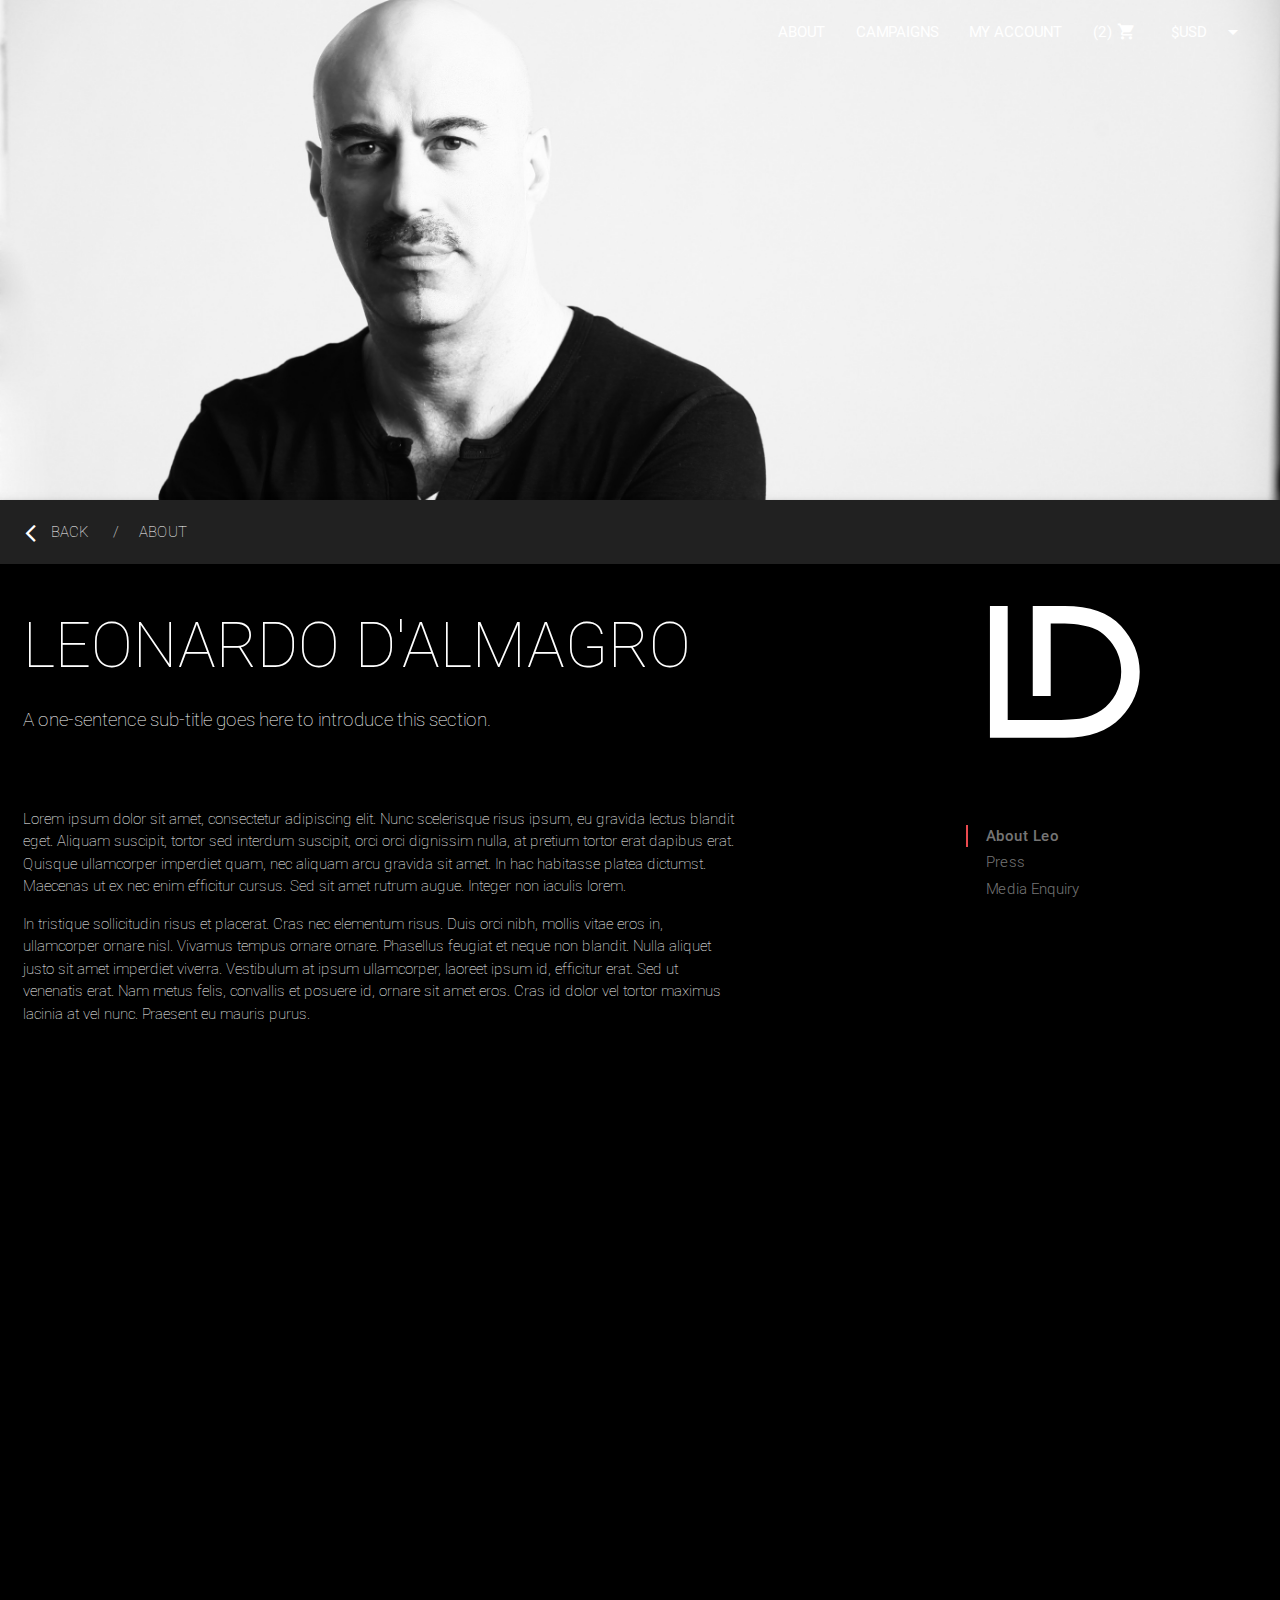
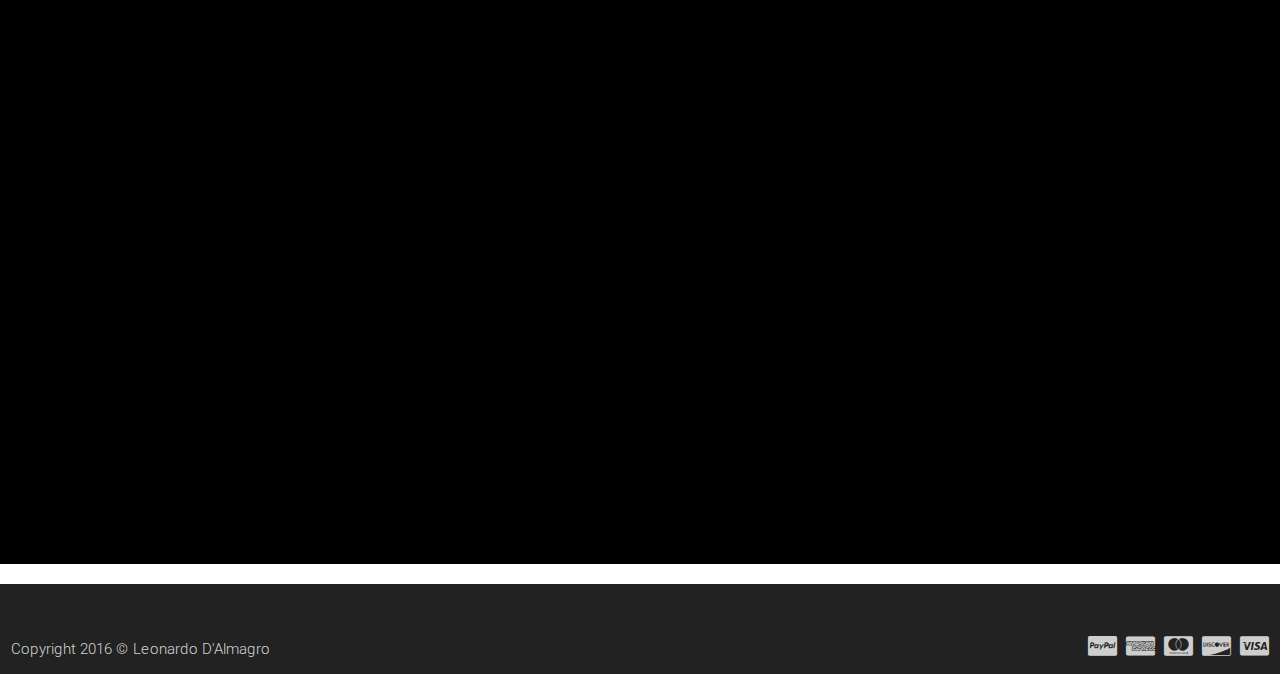
<file: about.html>
<!DOCTYPE html>
<html lang="en">

<head>
	<meta http-equiv="Content-Type" content="text/html; charset=UTF-8" />
	<meta name="viewport" content="width=device-width, initial-scale=1, maximum-scale=1.0" />
	<title>Shop All - PROTOTYPE</title>

	<!-- CSS  -->
	<link href="https://fonts.googleapis.com/icon?family=Material+Icons" rel="stylesheet">
	<link rel="stylesheet" href="https://maxcdn.bootstrapcdn.com/font-awesome/4.4.0/css/font-awesome.min.css">
	<link href="css/style.css" type="text/css" rel="stylesheet" media="screen,projection" />
</head>

<body>
	<div class="section no-pad-bot" id="about-banner">
		<ul id="dropdownCurrency" class="dropdown-content">
			<li><a href="#!">USD</a></li>
			<li><a href="#!">EUR</a></li>
			<li><a href="#!">GBP</a></li>
		</ul>
		<nav class="nav-alpha" role="navigation">
			<div class="nav-alpha-wrapper">
				<!--<a id="logo-container" href="#" class="brand-logo">Logo</a>-->
				<ul class="right hide-on-med-and-down">
					<li><a href="#">About</a></li>
					<li><a href="#">Campaigns</a></li>
					<li><a href="#">My Account</a></li>
					<li><a class="nav-shopping-cart valign-wrapper" href="#"><span class="cart-count valign">(2)</span> <i class="material-icons valign">shopping_cart</i></a></li>
					<li><a class="dropdown-button valign-wrapper" href="#!" data-activates="dropdownCurrency">$USD<i class="material-icons right valign">arrow_drop_down</i></a></li>
				</ul>

				<ul id="nav-mobile" class="side-nav">
					<li><a href="#">Mobile Nav Link</a></li>
				</ul>
				<a href="#" data-activates="nav-mobile" class="button-collapse"><i class="material-icons">menu</i></a>
			</div>
		</nav>

		<div class="section">
			<br>
			<br>
			<!--<h1 class="header center">Home Page</h1>
      <div class="row center">
        <h5 class="header col s12">A modern responsive front-end framework based on Material Design</h5>
      </div>
      <div class="row center">
        <a href="#" id="download-button" class="btn-large waves-effect waves-yellow black-text">Get Started</a>
      </div>-->
			<br>
			<br>

		</div>
	</div>

	<div class="row">
		<nav class="nav-footer">
			<div class="nav-wrapper">
				<ul class="left breadcrumbs">
					<li><a href="#"><i class="fa fa-angle-left left"></i> Back</a></li>
					<li class="hide-on-small-only"><a href="#" class="disabled">About</a></li>
				</ul>
			</div>
		</nav>
		<div class="col s12 about-page">
			<div class="section about-section white-text">
				<div class="row">

					<div class="col s12 m7 l8">
						<h1>Leonardo D'Almagro</h1>
						<p class="lead">A one-sentence sub-title goes here to introduce this section.</p>
					</div>
					<div class="col m3 l2 hide-on-small-only push-m2 push-l1">
						<img class="responsive-img" src="images/logo-initials-white.svg">
						
					</div>
				</div>
				<div class="row">
					<div class="col s12 m7">
											<p>Lorem ipsum dolor sit amet, consectetur adipiscing elit. Nunc scelerisque risus ipsum, eu gravida lectus blandit eget. Aliquam suscipit, tortor sed interdum suscipit, orci orci dignissim nulla, at pretium tortor erat dapibus erat. Quisque ullamcorper imperdiet quam, nec aliquam arcu gravida sit amet. In hac habitasse platea dictumst. Maecenas ut ex nec enim efficitur cursus. Sed sit amet rutrum augue. Integer non iaculis lorem.</p>
<p>In tristique sollicitudin risus et placerat. Cras nec elementum risus. Duis orci nibh, mollis vitae eros in, ullamcorper ornare nisl. Vivamus tempus ornare ornare. Phasellus feugiat et neque non blandit. Nulla aliquet justo sit amet imperdiet viverra. Vestibulum at ipsum ullamcorper, laoreet ipsum id, efficitur erat. Sed ut venenatis erat. Nam metus felis, convallis et posuere id, ornare sit amet eros. Cras id dolor vel tortor maximus lacinia at vel nunc. Praesent eu mauris purus.</p>
			</div>
					<div class="col m3 l2 hide-on-small-only push-m2 push-l2">
						<div class="toc-wrapper">
							<div>
								<ul class="section table-of-contents white-text">
									<li><a href="#about-leo" class="active">About Leo</a></li>
									<li><a href="#collection-2" class="">Press</a></li>
									<li><a href="#collection-3" class="">Media Enquiry</a></li>
								</ul>
							</div>
						</div>
					</div>
				</div>
			</div>
		</div>
	</div>

	<footer class="page-footer">
		<div class="row">
		</div>

		<div class="footer-copyright">
			<div class="row">
				<span class="col s12 m6">Copyright 2016 &copy; Leonardo D'Almagro</span>
				<span class="col s12 m6 right-align"><i class="fa fa-cc-paypal"></i> <i class="fa fa-cc-amex"></i> <i class="fa fa-cc-mastercard"></i> <i class="fa fa-cc-discover"></i> <i class="fa fa-cc-visa"></i></span>
			</div>
		</div>
	</footer>
	<!--<div class="fixed-action-btn horizontal click-to-toggle" style="top: 10px; left: 0px;">
    <a class="btn-floating btn-large black">
      <img src="images/logo-initials-white.svg" class="fab-logo">
    </a>
    <ul>
      <li><a class="btn-floating yellow darken-1"><i class="fa fa-facebook"></i></a></li>
      <li><a class="btn-floating yellow darken-1"><i class="fa fa-twitter"></i></a></li>
      <li><a class="btn-floating yellow darken-1"><i class="fa fa-instagram"></i></a></li>
      <li><a class="btn-floating yellow darken-1"><i class="fa fa-pinterest"></i></a></li>
    </ul>
	</div>-->

	<!--  Scripts-->
	<script src="https://code.jquery.com/jquery-2.1.1.min.js"></script>
	<script src="js/bin/materialize.js"></script>
	<script src="js/init.js"></script>

</body>

</html>
</file>
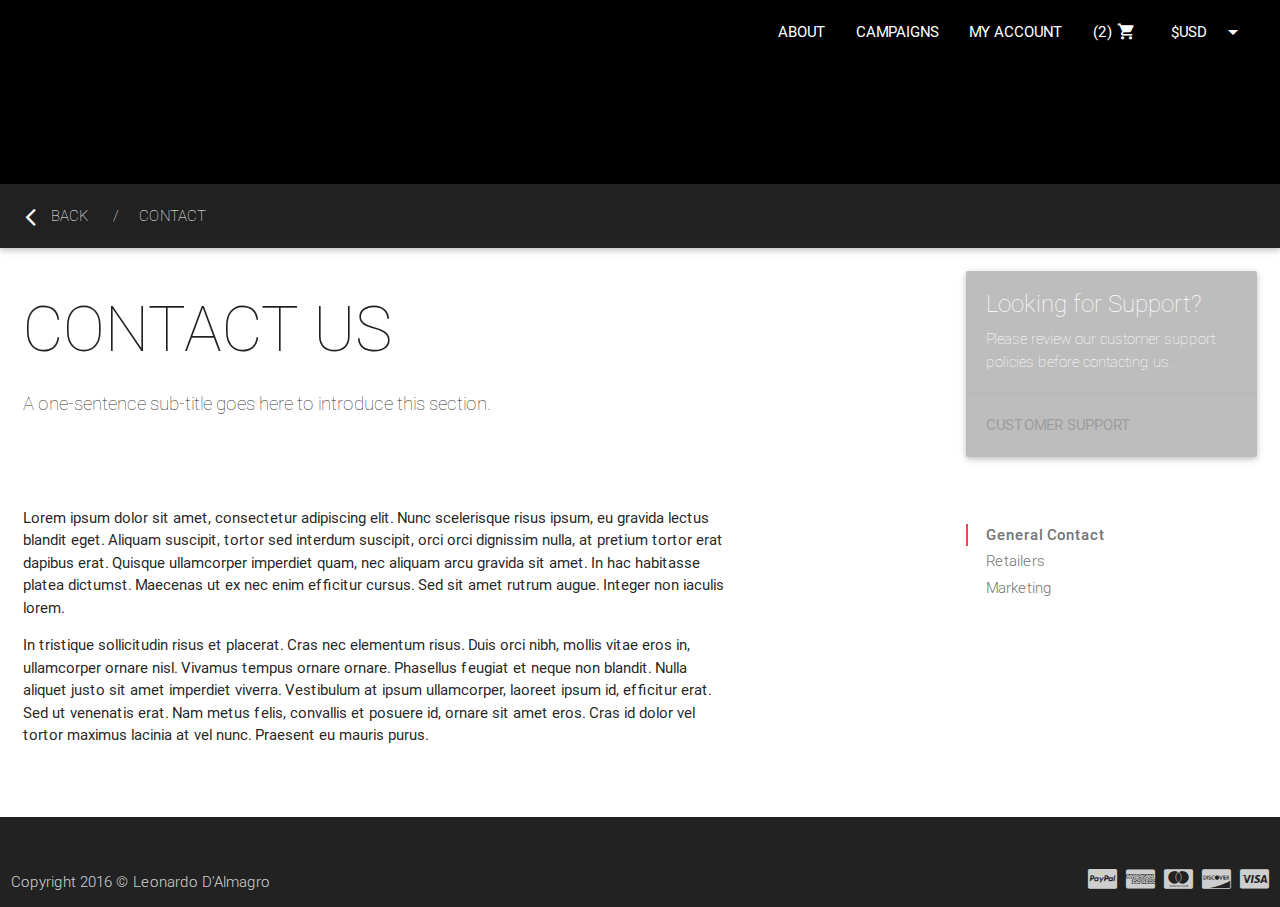
<file: contact.html>
<!DOCTYPE html>
<html lang="en">

<head>
	<meta http-equiv="Content-Type" content="text/html; charset=UTF-8" />
	<meta name="viewport" content="width=device-width, initial-scale=1, maximum-scale=1.0" />
	<title>Shop All - PROTOTYPE</title>

	<!-- CSS  -->
	<link href="https://fonts.googleapis.com/icon?family=Material+Icons" rel="stylesheet">
	<link rel="stylesheet" href="https://maxcdn.bootstrapcdn.com/font-awesome/4.4.0/css/font-awesome.min.css">
	<link href="css/style.css" type="text/css" rel="stylesheet" media="screen,projection" />
</head>

<body>
	<div class="section no-pad-bot">
		<ul id="dropdownCurrency" class="dropdown-content">
			<li><a href="#!">USD</a></li>
			<li><a href="#!">EUR</a></li>
			<li><a href="#!">GBP</a></li>
		</ul>
		<nav class="nav-alpha" role="navigation">
			<div class="nav-alpha-wrapper">
				<!--<a id="logo-container" href="#" class="brand-logo">Logo</a>-->
				<ul class="right hide-on-med-and-down">
					<li><a href="#">About</a></li>
					<li><a href="#">Campaigns</a></li>
					<li><a href="#">My Account</a></li>
					<li><a class="nav-shopping-cart valign-wrapper" href="#"><span class="cart-count valign">(2)</span> <i class="material-icons valign">shopping_cart</i></a></li>
					<li><a class="dropdown-button valign-wrapper" href="#!" data-activates="dropdownCurrency">$USD<i class="material-icons right valign">arrow_drop_down</i></a></li>
				</ul>

				<ul id="nav-mobile" class="side-nav">
					<li><a href="#">Mobile Nav Link</a></li>
				</ul>
				<a href="#" data-activates="nav-mobile" class="button-collapse"><i class="material-icons">menu</i></a>
			</div>
		</nav>

		<div class="section">
			<br>
			<br>
			<!--<h1 class="header center">Home Page</h1>
      <div class="row center">
        <h5 class="header col s12">A modern responsive front-end framework based on Material Design</h5>
      </div>
      <div class="row center">
        <a href="#" id="download-button" class="btn-large waves-effect waves-yellow black-text">Get Started</a>
      </div>-->
			<br>
			<br>

		</div>
	</div>

	<div class="row">
		<nav class="nav-footer">
			<div class="nav-wrapper">
				<ul class="left breadcrumbs">
					<li><a href="#"><i class="fa fa-angle-left left"></i> Back</a></li>
					<li class="hide-on-small-only"><a href="#" class="disabled">Contact</a></li>
				</ul>
			</div>
		</nav>
		<div class="col s12">
			<div class="section about-section">
				<div class="row">

					<div class="col s12 m7">
						<h1>Contact Us</h1>
						<p class="lead">A one-sentence sub-title goes here to introduce this section.</p>
					</div>
					<div class="col m3 hide-on-small-only push-m2">
						          <div class="card grey lighten-1 card-nav">
            <div class="card-content white-text">
              <span class="card-title">Looking for Support?</span>
              <p>Please review our customer support policies before contacting us.</p>
            </div>
            <div class="card-action">
              <a href="#" class="grey-text">Customer Support</a>
            </div>
          </div>
						
					</div>
				</div>
				<div class="row">
					<div class="col s12 m7">
											<p>Lorem ipsum dolor sit amet, consectetur adipiscing elit. Nunc scelerisque risus ipsum, eu gravida lectus blandit eget. Aliquam suscipit, tortor sed interdum suscipit, orci orci dignissim nulla, at pretium tortor erat dapibus erat. Quisque ullamcorper imperdiet quam, nec aliquam arcu gravida sit amet. In hac habitasse platea dictumst. Maecenas ut ex nec enim efficitur cursus. Sed sit amet rutrum augue. Integer non iaculis lorem.</p>
<p>In tristique sollicitudin risus et placerat. Cras nec elementum risus. Duis orci nibh, mollis vitae eros in, ullamcorper ornare nisl. Vivamus tempus ornare ornare. Phasellus feugiat et neque non blandit. Nulla aliquet justo sit amet imperdiet viverra. Vestibulum at ipsum ullamcorper, laoreet ipsum id, efficitur erat. Sed ut venenatis erat. Nam metus felis, convallis et posuere id, ornare sit amet eros. Cras id dolor vel tortor maximus lacinia at vel nunc. Praesent eu mauris purus.</p>
			</div>
					<div class="col m2 offset-m2 hide-on-small-only">
						<div class="toc-wrapper">
							<div>
								<ul class="section table-of-contents white-text">
									<li><a href="#about-leo" class="active">General Contact</a></li>
									<li><a href="#collection-2" class="">Retailers</a></li>
									<li><a href="#collection-3" class="">Marketing</a></li>
								</ul>
							</div>
						</div>
					</div>
				</div>
			</div>
		</div>
	</div>

	<footer class="page-footer">
		<div class="row">
		</div>

		<div class="footer-copyright">
			<div class="row">
				<span class="col s12 m6">Copyright 2016 &copy; Leonardo D'Almagro</span>
				<span class="col s12 m6 right-align"><i class="fa fa-cc-paypal"></i> <i class="fa fa-cc-amex"></i> <i class="fa fa-cc-mastercard"></i> <i class="fa fa-cc-discover"></i> <i class="fa fa-cc-visa"></i></span>
			</div>
		</div>
	</footer>
	<!--<div class="fixed-action-btn horizontal click-to-toggle" style="top: 10px; left: 0px;">
    <a class="btn-floating btn-large black">
      <img src="images/logo-initials-white.svg" class="fab-logo">
    </a>
    <ul>
      <li><a class="btn-floating yellow darken-1"><i class="fa fa-facebook"></i></a></li>
      <li><a class="btn-floating yellow darken-1"><i class="fa fa-twitter"></i></a></li>
      <li><a class="btn-floating yellow darken-1"><i class="fa fa-instagram"></i></a></li>
      <li><a class="btn-floating yellow darken-1"><i class="fa fa-pinterest"></i></a></li>
    </ul>
	</div>-->

	<!--  Scripts-->
	<script src="https://code.jquery.com/jquery-2.1.1.min.js"></script>
	<script src="js/bin/materialize.js"></script>
	<script src="js/init.js"></script>

</body>

</html>
</file>
<file: css/style.css>
/* line 377, /Users/davidbradley/Local Sites/leonardodalmagro/sass/components/_color.scss */.materialize-red.lighten-5{background-color:#fdeaeb !important}/* line 380, /Users/davidbradley/Local Sites/leonardodalmagro/sass/components/_color.scss */.materialize-red-text.text-lighten-5{color:#fdeaeb !important}/* line 377, /Users/davidbradley/Local Sites/leonardodalmagro/sass/components/_color.scss */.materialize-red.lighten-4{background-color:#f8c1c3 !important}/* line 380, /Users/davidbradley/Local Sites/leonardodalmagro/sass/components/_color.scss */.materialize-red-text.text-lighten-4{color:#f8c1c3 !important}/* line 377, /Users/davidbradley/Local Sites/leonardodalmagro/sass/components/_color.scss */.materialize-red.lighten-3{background-color:#f3989b !important}/* line 380, /Users/davidbradley/Local Sites/leonardodalmagro/sass/components/_color.scss */.materialize-red-text.text-lighten-3{color:#f3989b !important}/* line 377, /Users/davidbradley/Local Sites/leonardodalmagro/sass/components/_color.scss */.materialize-red.lighten-2{background-color:#ee6e73 !important}/* line 380, /Users/davidbradley/Local Sites/leonardodalmagro/sass/components/_color.scss */.materialize-red-text.text-lighten-2{color:#ee6e73 !important}/* line 377, /Users/davidbradley/Local Sites/leonardodalmagro/sass/components/_color.scss */.materialize-red.lighten-1{background-color:#ea454b !important}/* line 380, /Users/davidbradley/Local Sites/leonardodalmagro/sass/components/_color.scss */.materialize-red-text.text-lighten-1{color:#ea454b !important}/* line 369, /Users/davidbradley/Local Sites/leonardodalmagro/sass/components/_color.scss */.materialize-red{background-color:#e51c23 !important}/* line 372, /Users/davidbradley/Local Sites/leonardodalmagro/sass/components/_color.scss */.materialize-red-text{color:#e51c23 !important}/* line 377, /Users/davidbradley/Local Sites/leonardodalmagro/sass/components/_color.scss */.materialize-red.darken-1{background-color:#d0181e !important}/* line 380, /Users/davidbradley/Local Sites/leonardodalmagro/sass/components/_color.scss */.materialize-red-text.text-darken-1{color:#d0181e !important}/* line 377, /Users/davidbradley/Local Sites/leonardodalmagro/sass/components/_color.scss */.materialize-red.darken-2{background-color:#b9151b !important}/* line 380, /Users/davidbradley/Local Sites/leonardodalmagro/sass/components/_color.scss */.materialize-red-text.text-darken-2{color:#b9151b !important}/* line 377, /Users/davidbradley/Local Sites/leonardodalmagro/sass/components/_color.scss */.materialize-red.darken-3{background-color:#a21318 !important}/* line 380, /Users/davidbradley/Local Sites/leonardodalmagro/sass/components/_color.scss */.materialize-red-text.text-darken-3{color:#a21318 !important}/* line 377, /Users/davidbradley/Local Sites/leonardodalmagro/sass/components/_color.scss */.materialize-red.darken-4{background-color:#8b1014 !important}/* line 380, /Users/davidbradley/Local Sites/leonardodalmagro/sass/components/_color.scss */.materialize-red-text.text-darken-4{color:#8b1014 !important}/* line 377, /Users/davidbradley/Local Sites/leonardodalmagro/sass/components/_color.scss */.red.lighten-5{background-color:#FFEBEE !important}/* line 380, /Users/davidbradley/Local Sites/leonardodalmagro/sass/components/_color.scss */.red-text.text-lighten-5{color:#FFEBEE !important}/* line 377, /Users/davidbradley/Local Sites/leonardodalmagro/sass/components/_color.scss */.red.lighten-4{background-color:#FFCDD2 !important}/* line 380, /Users/davidbradley/Local Sites/leonardodalmagro/sass/components/_color.scss */.red-text.text-lighten-4{color:#FFCDD2 !important}/* line 377, /Users/davidbradley/Local Sites/leonardodalmagro/sass/components/_color.scss */.red.lighten-3{background-color:#EF9A9A !important}/* line 380, /Users/davidbradley/Local Sites/leonardodalmagro/sass/components/_color.scss */.red-text.text-lighten-3{color:#EF9A9A !important}/* line 377, /Users/davidbradley/Local Sites/leonardodalmagro/sass/components/_color.scss */.red.lighten-2{background-color:#E57373 !important}/* line 380, /Users/davidbradley/Local Sites/leonardodalmagro/sass/components/_color.scss */.red-text.text-lighten-2{color:#E57373 !important}/* line 377, /Users/davidbradley/Local Sites/leonardodalmagro/sass/components/_color.scss */.red.lighten-1{background-color:#EF5350 !important}/* line 380, /Users/davidbradley/Local Sites/leonardodalmagro/sass/components/_color.scss */.red-text.text-lighten-1{color:#EF5350 !important}/* line 369, /Users/davidbradley/Local Sites/leonardodalmagro/sass/components/_color.scss */.red{background-color:#F44336 !important}/* line 372, /Users/davidbradley/Local Sites/leonardodalmagro/sass/components/_color.scss */.red-text{color:#F44336 !important}/* line 377, /Users/davidbradley/Local Sites/leonardodalmagro/sass/components/_color.scss */.red.darken-1{background-color:#E53935 !important}/* line 380, /Users/davidbradley/Local Sites/leonardodalmagro/sass/components/_color.scss */.red-text.text-darken-1{color:#E53935 !important}/* line 377, /Users/davidbradley/Local Sites/leonardodalmagro/sass/components/_color.scss */.red.darken-2{background-color:#D32F2F !important}/* line 380, /Users/davidbradley/Local Sites/leonardodalmagro/sass/components/_color.scss */.red-text.text-darken-2{color:#D32F2F !important}/* line 377, /Users/davidbradley/Local Sites/leonardodalmagro/sass/components/_color.scss */.red.darken-3{background-color:#C62828 !important}/* line 380, /Users/davidbradley/Local Sites/leonardodalmagro/sass/components/_color.scss */.red-text.text-darken-3{color:#C62828 !important}/* line 377, /Users/davidbradley/Local Sites/leonardodalmagro/sass/components/_color.scss */.red.darken-4{background-color:#B71C1C !important}/* line 380, /Users/davidbradley/Local Sites/leonardodalmagro/sass/components/_color.scss */.red-text.text-darken-4{color:#B71C1C !important}/* line 377, /Users/davidbradley/Local Sites/leonardodalmagro/sass/components/_color.scss */.red.accent-1{background-color:#FF8A80 !important}/* line 380, /Users/davidbradley/Local Sites/leonardodalmagro/sass/components/_color.scss */.red-text.text-accent-1{color:#FF8A80 !important}/* line 377, /Users/davidbradley/Local Sites/leonardodalmagro/sass/components/_color.scss */.red.accent-2{background-color:#FF5252 !important}/* line 380, /Users/davidbradley/Local Sites/leonardodalmagro/sass/components/_color.scss */.red-text.text-accent-2{color:#FF5252 !important}/* line 377, /Users/davidbradley/Local Sites/leonardodalmagro/sass/components/_color.scss */.red.accent-3{background-color:#FF1744 !important}/* line 380, /Users/davidbradley/Local Sites/leonardodalmagro/sass/components/_color.scss */.red-text.text-accent-3{color:#FF1744 !important}/* line 377, /Users/davidbradley/Local Sites/leonardodalmagro/sass/components/_color.scss */.red.accent-4{background-color:#D50000 !important}/* line 380, /Users/davidbradley/Local Sites/leonardodalmagro/sass/components/_color.scss */.red-text.text-accent-4{color:#D50000 !important}/* line 377, /Users/davidbradley/Local Sites/leonardodalmagro/sass/components/_color.scss */.pink.lighten-5{background-color:#fce4ec !important}/* line 380, /Users/davidbradley/Local Sites/leonardodalmagro/sass/components/_color.scss */.pink-text.text-lighten-5{color:#fce4ec !important}/* line 377, /Users/davidbradley/Local Sites/leonardodalmagro/sass/components/_color.scss */.pink.lighten-4{background-color:#f8bbd0 !important}/* line 380, /Users/davidbradley/Local Sites/leonardodalmagro/sass/components/_color.scss */.pink-text.text-lighten-4{color:#f8bbd0 !important}/* line 377, /Users/davidbradley/Local Sites/leonardodalmagro/sass/components/_color.scss */.pink.lighten-3{background-color:#f48fb1 !important}/* line 380, /Users/davidbradley/Local Sites/leonardodalmagro/sass/components/_color.scss */.pink-text.text-lighten-3{color:#f48fb1 !important}/* line 377, /Users/davidbradley/Local Sites/leonardodalmagro/sass/components/_color.scss */.pink.lighten-2{background-color:#f06292 !important}/* line 380, /Users/davidbradley/Local Sites/leonardodalmagro/sass/components/_color.scss */.pink-text.text-lighten-2{color:#f06292 !important}/* line 377, /Users/davidbradley/Local Sites/leonardodalmagro/sass/components/_color.scss */.pink.lighten-1{background-color:#ec407a !important}/* line 380, /Users/davidbradley/Local Sites/leonardodalmagro/sass/components/_color.scss */.pink-text.text-lighten-1{color:#ec407a !important}/* line 369, /Users/davidbradley/Local Sites/leonardodalmagro/sass/components/_color.scss */.pink{background-color:#e91e63 !important}/* line 372, /Users/davidbradley/Local Sites/leonardodalmagro/sass/components/_color.scss */.pink-text{color:#e91e63 !important}/* line 377, /Users/davidbradley/Local Sites/leonardodalmagro/sass/components/_color.scss */.pink.darken-1{background-color:#d81b60 !important}/* line 380, /Users/davidbradley/Local Sites/leonardodalmagro/sass/components/_color.scss */.pink-text.text-darken-1{color:#d81b60 !important}/* line 377, /Users/davidbradley/Local Sites/leonardodalmagro/sass/components/_color.scss */.pink.darken-2{background-color:#c2185b !important}/* line 380, /Users/davidbradley/Local Sites/leonardodalmagro/sass/components/_color.scss */.pink-text.text-darken-2{color:#c2185b !important}/* line 377, /Users/davidbradley/Local Sites/leonardodalmagro/sass/components/_color.scss */.pink.darken-3{background-color:#ad1457 !important}/* line 380, /Users/davidbradley/Local Sites/leonardodalmagro/sass/components/_color.scss */.pink-text.text-darken-3{color:#ad1457 !important}/* line 377, /Users/davidbradley/Local Sites/leonardodalmagro/sass/components/_color.scss */.pink.darken-4{background-color:#880e4f !important}/* line 380, /Users/davidbradley/Local Sites/leonardodalmagro/sass/components/_color.scss */.pink-text.text-darken-4{color:#880e4f !important}/* line 377, /Users/davidbradley/Local Sites/leonardodalmagro/sass/components/_color.scss */.pink.accent-1{background-color:#ff80ab !important}/* line 380, /Users/davidbradley/Local Sites/leonardodalmagro/sass/components/_color.scss */.pink-text.text-accent-1{color:#ff80ab !important}/* line 377, /Users/davidbradley/Local Sites/leonardodalmagro/sass/components/_color.scss */.pink.accent-2{background-color:#ff4081 !important}/* line 380, /Users/davidbradley/Local Sites/leonardodalmagro/sass/components/_color.scss */.pink-text.text-accent-2{color:#ff4081 !important}/* line 377, /Users/davidbradley/Local Sites/leonardodalmagro/sass/components/_color.scss */.pink.accent-3{background-color:#f50057 !important}/* line 380, /Users/davidbradley/Local Sites/leonardodalmagro/sass/components/_color.scss */.pink-text.text-accent-3{color:#f50057 !important}/* line 377, /Users/davidbradley/Local Sites/leonardodalmagro/sass/components/_color.scss */.pink.accent-4{background-color:#c51162 !important}/* line 380, /Users/davidbradley/Local Sites/leonardodalmagro/sass/components/_color.scss */.pink-text.text-accent-4{color:#c51162 !important}/* line 377, /Users/davidbradley/Local Sites/leonardodalmagro/sass/components/_color.scss */.purple.lighten-5{background-color:#f3e5f5 !important}/* line 380, /Users/davidbradley/Local Sites/leonardodalmagro/sass/components/_color.scss */.purple-text.text-lighten-5{color:#f3e5f5 !important}/* line 377, /Users/davidbradley/Local Sites/leonardodalmagro/sass/components/_color.scss */.purple.lighten-4{background-color:#e1bee7 !important}/* line 380, /Users/davidbradley/Local Sites/leonardodalmagro/sass/components/_color.scss */.purple-text.text-lighten-4{color:#e1bee7 !important}/* line 377, /Users/davidbradley/Local Sites/leonardodalmagro/sass/components/_color.scss */.purple.lighten-3{background-color:#ce93d8 !important}/* line 380, /Users/davidbradley/Local Sites/leonardodalmagro/sass/components/_color.scss */.purple-text.text-lighten-3{color:#ce93d8 !important}/* line 377, /Users/davidbradley/Local Sites/leonardodalmagro/sass/components/_color.scss */.purple.lighten-2{background-color:#ba68c8 !important}/* line 380, /Users/davidbradley/Local Sites/leonardodalmagro/sass/components/_color.scss */.purple-text.text-lighten-2{color:#ba68c8 !important}/* line 377, /Users/davidbradley/Local Sites/leonardodalmagro/sass/components/_color.scss */.purple.lighten-1{background-color:#ab47bc !important}/* line 380, /Users/davidbradley/Local Sites/leonardodalmagro/sass/components/_color.scss */.purple-text.text-lighten-1{color:#ab47bc !important}/* line 369, /Users/davidbradley/Local Sites/leonardodalmagro/sass/components/_color.scss */.purple{background-color:#9c27b0 !important}/* line 372, /Users/davidbradley/Local Sites/leonardodalmagro/sass/components/_color.scss */.purple-text{color:#9c27b0 !important}/* line 377, /Users/davidbradley/Local Sites/leonardodalmagro/sass/components/_color.scss */.purple.darken-1{background-color:#8e24aa !important}/* line 380, /Users/davidbradley/Local Sites/leonardodalmagro/sass/components/_color.scss */.purple-text.text-darken-1{color:#8e24aa !important}/* line 377, /Users/davidbradley/Local Sites/leonardodalmagro/sass/components/_color.scss */.purple.darken-2{background-color:#7b1fa2 !important}/* line 380, /Users/davidbradley/Local Sites/leonardodalmagro/sass/components/_color.scss */.purple-text.text-darken-2{color:#7b1fa2 !important}/* line 377, /Users/davidbradley/Local Sites/leonardodalmagro/sass/components/_color.scss */.purple.darken-3{background-color:#6a1b9a !important}/* line 380, /Users/davidbradley/Local Sites/leonardodalmagro/sass/components/_color.scss */.purple-text.text-darken-3{color:#6a1b9a !important}/* line 377, /Users/davidbradley/Local Sites/leonardodalmagro/sass/components/_color.scss */.purple.darken-4{background-color:#4a148c !important}/* line 380, /Users/davidbradley/Local Sites/leonardodalmagro/sass/components/_color.scss */.purple-text.text-darken-4{color:#4a148c !important}/* line 377, /Users/davidbradley/Local Sites/leonardodalmagro/sass/components/_color.scss */.purple.accent-1{background-color:#ea80fc !important}/* line 380, /Users/davidbradley/Local Sites/leonardodalmagro/sass/components/_color.scss */.purple-text.text-accent-1{color:#ea80fc !important}/* line 377, /Users/davidbradley/Local Sites/leonardodalmagro/sass/components/_color.scss */.purple.accent-2{background-color:#e040fb !important}/* line 380, /Users/davidbradley/Local Sites/leonardodalmagro/sass/components/_color.scss */.purple-text.text-accent-2{color:#e040fb !important}/* line 377, /Users/davidbradley/Local Sites/leonardodalmagro/sass/components/_color.scss */.purple.accent-3{background-color:#d500f9 !important}/* line 380, /Users/davidbradley/Local Sites/leonardodalmagro/sass/components/_color.scss */.purple-text.text-accent-3{color:#d500f9 !important}/* line 377, /Users/davidbradley/Local Sites/leonardodalmagro/sass/components/_color.scss */.purple.accent-4{background-color:#a0f !important}/* line 380, /Users/davidbradley/Local Sites/leonardodalmagro/sass/components/_color.scss */.purple-text.text-accent-4{color:#a0f !important}/* line 377, /Users/davidbradley/Local Sites/leonardodalmagro/sass/components/_color.scss */.deep-purple.lighten-5{background-color:#ede7f6 !important}/* line 380, /Users/davidbradley/Local Sites/leonardodalmagro/sass/components/_color.scss */.deep-purple-text.text-lighten-5{color:#ede7f6 !important}/* line 377, /Users/davidbradley/Local Sites/leonardodalmagro/sass/components/_color.scss */.deep-purple.lighten-4{background-color:#d1c4e9 !important}/* line 380, /Users/davidbradley/Local Sites/leonardodalmagro/sass/components/_color.scss */.deep-purple-text.text-lighten-4{color:#d1c4e9 !important}/* line 377, /Users/davidbradley/Local Sites/leonardodalmagro/sass/components/_color.scss */.deep-purple.lighten-3{background-color:#b39ddb !important}/* line 380, /Users/davidbradley/Local Sites/leonardodalmagro/sass/components/_color.scss */.deep-purple-text.text-lighten-3{color:#b39ddb !important}/* line 377, /Users/davidbradley/Local Sites/leonardodalmagro/sass/components/_color.scss */.deep-purple.lighten-2{background-color:#9575cd !important}/* line 380, /Users/davidbradley/Local Sites/leonardodalmagro/sass/components/_color.scss */.deep-purple-text.text-lighten-2{color:#9575cd !important}/* line 377, /Users/davidbradley/Local Sites/leonardodalmagro/sass/components/_color.scss */.deep-purple.lighten-1{background-color:#7e57c2 !important}/* line 380, /Users/davidbradley/Local Sites/leonardodalmagro/sass/components/_color.scss */.deep-purple-text.text-lighten-1{color:#7e57c2 !important}/* line 369, /Users/davidbradley/Local Sites/leonardodalmagro/sass/components/_color.scss */.deep-purple{background-color:#673ab7 !important}/* line 372, /Users/davidbradley/Local Sites/leonardodalmagro/sass/components/_color.scss */.deep-purple-text{color:#673ab7 !important}/* line 377, /Users/davidbradley/Local Sites/leonardodalmagro/sass/components/_color.scss */.deep-purple.darken-1{background-color:#5e35b1 !important}/* line 380, /Users/davidbradley/Local Sites/leonardodalmagro/sass/components/_color.scss */.deep-purple-text.text-darken-1{color:#5e35b1 !important}/* line 377, /Users/davidbradley/Local Sites/leonardodalmagro/sass/components/_color.scss */.deep-purple.darken-2{background-color:#512da8 !important}/* line 380, /Users/davidbradley/Local Sites/leonardodalmagro/sass/components/_color.scss */.deep-purple-text.text-darken-2{color:#512da8 !important}/* line 377, /Users/davidbradley/Local Sites/leonardodalmagro/sass/components/_color.scss */.deep-purple.darken-3{background-color:#4527a0 !important}/* line 380, /Users/davidbradley/Local Sites/leonardodalmagro/sass/components/_color.scss */.deep-purple-text.text-darken-3{color:#4527a0 !important}/* line 377, /Users/davidbradley/Local Sites/leonardodalmagro/sass/components/_color.scss */.deep-purple.darken-4{background-color:#311b92 !important}/* line 380, /Users/davidbradley/Local Sites/leonardodalmagro/sass/components/_color.scss */.deep-purple-text.text-darken-4{color:#311b92 !important}/* line 377, /Users/davidbradley/Local Sites/leonardodalmagro/sass/components/_color.scss */.deep-purple.accent-1{background-color:#b388ff !important}/* line 380, /Users/davidbradley/Local Sites/leonardodalmagro/sass/components/_color.scss */.deep-purple-text.text-accent-1{color:#b388ff !important}/* line 377, /Users/davidbradley/Local Sites/leonardodalmagro/sass/components/_color.scss */.deep-purple.accent-2{background-color:#7c4dff !important}/* line 380, /Users/davidbradley/Local Sites/leonardodalmagro/sass/components/_color.scss */.deep-purple-text.text-accent-2{color:#7c4dff !important}/* line 377, /Users/davidbradley/Local Sites/leonardodalmagro/sass/components/_color.scss */.deep-purple.accent-3{background-color:#651fff !important}/* line 380, /Users/davidbradley/Local Sites/leonardodalmagro/sass/components/_color.scss */.deep-purple-text.text-accent-3{color:#651fff !important}/* line 377, /Users/davidbradley/Local Sites/leonardodalmagro/sass/components/_color.scss */.deep-purple.accent-4{background-color:#6200ea !important}/* line 380, /Users/davidbradley/Local Sites/leonardodalmagro/sass/components/_color.scss */.deep-purple-text.text-accent-4{color:#6200ea !important}/* line 377, /Users/davidbradley/Local Sites/leonardodalmagro/sass/components/_color.scss */.indigo.lighten-5{background-color:#e8eaf6 !important}/* line 380, /Users/davidbradley/Local Sites/leonardodalmagro/sass/components/_color.scss */.indigo-text.text-lighten-5{color:#e8eaf6 !important}/* line 377, /Users/davidbradley/Local Sites/leonardodalmagro/sass/components/_color.scss */.indigo.lighten-4{background-color:#c5cae9 !important}/* line 380, /Users/davidbradley/Local Sites/leonardodalmagro/sass/components/_color.scss */.indigo-text.text-lighten-4{color:#c5cae9 !important}/* line 377, /Users/davidbradley/Local Sites/leonardodalmagro/sass/components/_color.scss */.indigo.lighten-3{background-color:#9fa8da !important}/* line 380, /Users/davidbradley/Local Sites/leonardodalmagro/sass/components/_color.scss */.indigo-text.text-lighten-3{color:#9fa8da !important}/* line 377, /Users/davidbradley/Local Sites/leonardodalmagro/sass/components/_color.scss */.indigo.lighten-2{background-color:#7986cb !important}/* line 380, /Users/davidbradley/Local Sites/leonardodalmagro/sass/components/_color.scss */.indigo-text.text-lighten-2{color:#7986cb !important}/* line 377, /Users/davidbradley/Local Sites/leonardodalmagro/sass/components/_color.scss */.indigo.lighten-1{background-color:#5c6bc0 !important}/* line 380, /Users/davidbradley/Local Sites/leonardodalmagro/sass/components/_color.scss */.indigo-text.text-lighten-1{color:#5c6bc0 !important}/* line 369, /Users/davidbradley/Local Sites/leonardodalmagro/sass/components/_color.scss */.indigo{background-color:#3f51b5 !important}/* line 372, /Users/davidbradley/Local Sites/leonardodalmagro/sass/components/_color.scss */.indigo-text{color:#3f51b5 !important}/* line 377, /Users/davidbradley/Local Sites/leonardodalmagro/sass/components/_color.scss */.indigo.darken-1{background-color:#3949ab !important}/* line 380, /Users/davidbradley/Local Sites/leonardodalmagro/sass/components/_color.scss */.indigo-text.text-darken-1{color:#3949ab !important}/* line 377, /Users/davidbradley/Local Sites/leonardodalmagro/sass/components/_color.scss */.indigo.darken-2{background-color:#303f9f !important}/* line 380, /Users/davidbradley/Local Sites/leonardodalmagro/sass/components/_color.scss */.indigo-text.text-darken-2{color:#303f9f !important}/* line 377, /Users/davidbradley/Local Sites/leonardodalmagro/sass/components/_color.scss */.indigo.darken-3{background-color:#283593 !important}/* line 380, /Users/davidbradley/Local Sites/leonardodalmagro/sass/components/_color.scss */.indigo-text.text-darken-3{color:#283593 !important}/* line 377, /Users/davidbradley/Local Sites/leonardodalmagro/sass/components/_color.scss */.indigo.darken-4{background-color:#1a237e !important}/* line 380, /Users/davidbradley/Local Sites/leonardodalmagro/sass/components/_color.scss */.indigo-text.text-darken-4{color:#1a237e !important}/* line 377, /Users/davidbradley/Local Sites/leonardodalmagro/sass/components/_color.scss */.indigo.accent-1{background-color:#8c9eff !important}/* line 380, /Users/davidbradley/Local Sites/leonardodalmagro/sass/components/_color.scss */.indigo-text.text-accent-1{color:#8c9eff !important}/* line 377, /Users/davidbradley/Local Sites/leonardodalmagro/sass/components/_color.scss */.indigo.accent-2{background-color:#536dfe !important}/* line 380, /Users/davidbradley/Local Sites/leonardodalmagro/sass/components/_color.scss */.indigo-text.text-accent-2{color:#536dfe !important}/* line 377, /Users/davidbradley/Local Sites/leonardodalmagro/sass/components/_color.scss */.indigo.accent-3{background-color:#3d5afe !important}/* line 380, /Users/davidbradley/Local Sites/leonardodalmagro/sass/components/_color.scss */.indigo-text.text-accent-3{color:#3d5afe !important}/* line 377, /Users/davidbradley/Local Sites/leonardodalmagro/sass/components/_color.scss */.indigo.accent-4{background-color:#304ffe !important}/* line 380, /Users/davidbradley/Local Sites/leonardodalmagro/sass/components/_color.scss */.indigo-text.text-accent-4{color:#304ffe !important}/* line 377, /Users/davidbradley/Local Sites/leonardodalmagro/sass/components/_color.scss */.blue.lighten-5{background-color:#E3F2FD !important}/* line 380, /Users/davidbradley/Local Sites/leonardodalmagro/sass/components/_color.scss */.blue-text.text-lighten-5{color:#E3F2FD !important}/* line 377, /Users/davidbradley/Local Sites/leonardodalmagro/sass/components/_color.scss */.blue.lighten-4{background-color:#BBDEFB !important}/* line 380, /Users/davidbradley/Local Sites/leonardodalmagro/sass/components/_color.scss */.blue-text.text-lighten-4{color:#BBDEFB !important}/* line 377, /Users/davidbradley/Local Sites/leonardodalmagro/sass/components/_color.scss */.blue.lighten-3{background-color:#90CAF9 !important}/* line 380, /Users/davidbradley/Local Sites/leonardodalmagro/sass/components/_color.scss */.blue-text.text-lighten-3{color:#90CAF9 !important}/* line 377, /Users/davidbradley/Local Sites/leonardodalmagro/sass/components/_color.scss */.blue.lighten-2{background-color:#64B5F6 !important}/* line 380, /Users/davidbradley/Local Sites/leonardodalmagro/sass/components/_color.scss */.blue-text.text-lighten-2{color:#64B5F6 !important}/* line 377, /Users/davidbradley/Local Sites/leonardodalmagro/sass/components/_color.scss */.blue.lighten-1{background-color:#42A5F5 !important}/* line 380, /Users/davidbradley/Local Sites/leonardodalmagro/sass/components/_color.scss */.blue-text.text-lighten-1{color:#42A5F5 !important}/* line 369, /Users/davidbradley/Local Sites/leonardodalmagro/sass/components/_color.scss */.blue{background-color:#2196F3 !important}/* line 372, /Users/davidbradley/Local Sites/leonardodalmagro/sass/components/_color.scss */.blue-text{color:#2196F3 !important}/* line 377, /Users/davidbradley/Local Sites/leonardodalmagro/sass/components/_color.scss */.blue.darken-1{background-color:#1E88E5 !important}/* line 380, /Users/davidbradley/Local Sites/leonardodalmagro/sass/components/_color.scss */.blue-text.text-darken-1{color:#1E88E5 !important}/* line 377, /Users/davidbradley/Local Sites/leonardodalmagro/sass/components/_color.scss */.blue.darken-2{background-color:#1976D2 !important}/* line 380, /Users/davidbradley/Local Sites/leonardodalmagro/sass/components/_color.scss */.blue-text.text-darken-2{color:#1976D2 !important}/* line 377, /Users/davidbradley/Local Sites/leonardodalmagro/sass/components/_color.scss */.blue.darken-3{background-color:#1565C0 !important}/* line 380, /Users/davidbradley/Local Sites/leonardodalmagro/sass/components/_color.scss */.blue-text.text-darken-3{color:#1565C0 !important}/* line 377, /Users/davidbradley/Local Sites/leonardodalmagro/sass/components/_color.scss */.blue.darken-4{background-color:#0D47A1 !important}/* line 380, /Users/davidbradley/Local Sites/leonardodalmagro/sass/components/_color.scss */.blue-text.text-darken-4{color:#0D47A1 !important}/* line 377, /Users/davidbradley/Local Sites/leonardodalmagro/sass/components/_color.scss */.blue.accent-1{background-color:#82B1FF !important}/* line 380, /Users/davidbradley/Local Sites/leonardodalmagro/sass/components/_color.scss */.blue-text.text-accent-1{color:#82B1FF !important}/* line 377, /Users/davidbradley/Local Sites/leonardodalmagro/sass/components/_color.scss */.blue.accent-2{background-color:#448AFF !important}/* line 380, /Users/davidbradley/Local Sites/leonardodalmagro/sass/components/_color.scss */.blue-text.text-accent-2{color:#448AFF !important}/* line 377, /Users/davidbradley/Local Sites/leonardodalmagro/sass/components/_color.scss */.blue.accent-3{background-color:#2979FF !important}/* line 380, /Users/davidbradley/Local Sites/leonardodalmagro/sass/components/_color.scss */.blue-text.text-accent-3{color:#2979FF !important}/* line 377, /Users/davidbradley/Local Sites/leonardodalmagro/sass/components/_color.scss */.blue.accent-4{background-color:#2962FF !important}/* line 380, /Users/davidbradley/Local Sites/leonardodalmagro/sass/components/_color.scss */.blue-text.text-accent-4{color:#2962FF !important}/* line 377, /Users/davidbradley/Local Sites/leonardodalmagro/sass/components/_color.scss */.light-blue.lighten-5{background-color:#e1f5fe !important}/* line 380, /Users/davidbradley/Local Sites/leonardodalmagro/sass/components/_color.scss */.light-blue-text.text-lighten-5{color:#e1f5fe !important}/* line 377, /Users/davidbradley/Local Sites/leonardodalmagro/sass/components/_color.scss */.light-blue.lighten-4{background-color:#b3e5fc !important}/* line 380, /Users/davidbradley/Local Sites/leonardodalmagro/sass/components/_color.scss */.light-blue-text.text-lighten-4{color:#b3e5fc !important}/* line 377, /Users/davidbradley/Local Sites/leonardodalmagro/sass/components/_color.scss */.light-blue.lighten-3{background-color:#81d4fa !important}/* line 380, /Users/davidbradley/Local Sites/leonardodalmagro/sass/components/_color.scss */.light-blue-text.text-lighten-3{color:#81d4fa !important}/* line 377, /Users/davidbradley/Local Sites/leonardodalmagro/sass/components/_color.scss */.light-blue.lighten-2{background-color:#4fc3f7 !important}/* line 380, /Users/davidbradley/Local Sites/leonardodalmagro/sass/components/_color.scss */.light-blue-text.text-lighten-2{color:#4fc3f7 !important}/* line 377, /Users/davidbradley/Local Sites/leonardodalmagro/sass/components/_color.scss */.light-blue.lighten-1{background-color:#29b6f6 !important}/* line 380, /Users/davidbradley/Local Sites/leonardodalmagro/sass/components/_color.scss */.light-blue-text.text-lighten-1{color:#29b6f6 !important}/* line 369, /Users/davidbradley/Local Sites/leonardodalmagro/sass/components/_color.scss */.light-blue{background-color:#03a9f4 !important}/* line 372, /Users/davidbradley/Local Sites/leonardodalmagro/sass/components/_color.scss */.light-blue-text{color:#03a9f4 !important}/* line 377, /Users/davidbradley/Local Sites/leonardodalmagro/sass/components/_color.scss */.light-blue.darken-1{background-color:#039be5 !important}/* line 380, /Users/davidbradley/Local Sites/leonardodalmagro/sass/components/_color.scss */.light-blue-text.text-darken-1{color:#039be5 !important}/* line 377, /Users/davidbradley/Local Sites/leonardodalmagro/sass/components/_color.scss */.light-blue.darken-2{background-color:#0288d1 !important}/* line 380, /Users/davidbradley/Local Sites/leonardodalmagro/sass/components/_color.scss */.light-blue-text.text-darken-2{color:#0288d1 !important}/* line 377, /Users/davidbradley/Local Sites/leonardodalmagro/sass/components/_color.scss */.light-blue.darken-3{background-color:#0277bd !important}/* line 380, /Users/davidbradley/Local Sites/leonardodalmagro/sass/components/_color.scss */.light-blue-text.text-darken-3{color:#0277bd !important}/* line 377, /Users/davidbradley/Local Sites/leonardodalmagro/sass/components/_color.scss */.light-blue.darken-4{background-color:#01579b !important}/* line 380, /Users/davidbradley/Local Sites/leonardodalmagro/sass/components/_color.scss */.light-blue-text.text-darken-4{color:#01579b !important}/* line 377, /Users/davidbradley/Local Sites/leonardodalmagro/sass/components/_color.scss */.light-blue.accent-1{background-color:#80d8ff !important}/* line 380, /Users/davidbradley/Local Sites/leonardodalmagro/sass/components/_color.scss */.light-blue-text.text-accent-1{color:#80d8ff !important}/* line 377, /Users/davidbradley/Local Sites/leonardodalmagro/sass/components/_color.scss */.light-blue.accent-2{background-color:#40c4ff !important}/* line 380, /Users/davidbradley/Local Sites/leonardodalmagro/sass/components/_color.scss */.light-blue-text.text-accent-2{color:#40c4ff !important}/* line 377, /Users/davidbradley/Local Sites/leonardodalmagro/sass/components/_color.scss */.light-blue.accent-3{background-color:#00b0ff !important}/* line 380, /Users/davidbradley/Local Sites/leonardodalmagro/sass/components/_color.scss */.light-blue-text.text-accent-3{color:#00b0ff !important}/* line 377, /Users/davidbradley/Local Sites/leonardodalmagro/sass/components/_color.scss */.light-blue.accent-4{background-color:#0091ea !important}/* line 380, /Users/davidbradley/Local Sites/leonardodalmagro/sass/components/_color.scss */.light-blue-text.text-accent-4{color:#0091ea !important}/* line 377, /Users/davidbradley/Local Sites/leonardodalmagro/sass/components/_color.scss */.cyan.lighten-5{background-color:#e0f7fa !important}/* line 380, /Users/davidbradley/Local Sites/leonardodalmagro/sass/components/_color.scss */.cyan-text.text-lighten-5{color:#e0f7fa !important}/* line 377, /Users/davidbradley/Local Sites/leonardodalmagro/sass/components/_color.scss */.cyan.lighten-4{background-color:#b2ebf2 !important}/* line 380, /Users/davidbradley/Local Sites/leonardodalmagro/sass/components/_color.scss */.cyan-text.text-lighten-4{color:#b2ebf2 !important}/* line 377, /Users/davidbradley/Local Sites/leonardodalmagro/sass/components/_color.scss */.cyan.lighten-3{background-color:#80deea !important}/* line 380, /Users/davidbradley/Local Sites/leonardodalmagro/sass/components/_color.scss */.cyan-text.text-lighten-3{color:#80deea !important}/* line 377, /Users/davidbradley/Local Sites/leonardodalmagro/sass/components/_color.scss */.cyan.lighten-2{background-color:#4dd0e1 !important}/* line 380, /Users/davidbradley/Local Sites/leonardodalmagro/sass/components/_color.scss */.cyan-text.text-lighten-2{color:#4dd0e1 !important}/* line 377, /Users/davidbradley/Local Sites/leonardodalmagro/sass/components/_color.scss */.cyan.lighten-1{background-color:#26c6da !important}/* line 380, /Users/davidbradley/Local Sites/leonardodalmagro/sass/components/_color.scss */.cyan-text.text-lighten-1{color:#26c6da !important}/* line 369, /Users/davidbradley/Local Sites/leonardodalmagro/sass/components/_color.scss */.cyan{background-color:#00bcd4 !important}/* line 372, /Users/davidbradley/Local Sites/leonardodalmagro/sass/components/_color.scss */.cyan-text{color:#00bcd4 !important}/* line 377, /Users/davidbradley/Local Sites/leonardodalmagro/sass/components/_color.scss */.cyan.darken-1{background-color:#00acc1 !important}/* line 380, /Users/davidbradley/Local Sites/leonardodalmagro/sass/components/_color.scss */.cyan-text.text-darken-1{color:#00acc1 !important}/* line 377, /Users/davidbradley/Local Sites/leonardodalmagro/sass/components/_color.scss */.cyan.darken-2{background-color:#0097a7 !important}/* line 380, /Users/davidbradley/Local Sites/leonardodalmagro/sass/components/_color.scss */.cyan-text.text-darken-2{color:#0097a7 !important}/* line 377, /Users/davidbradley/Local Sites/leonardodalmagro/sass/components/_color.scss */.cyan.darken-3{background-color:#00838f !important}/* line 380, /Users/davidbradley/Local Sites/leonardodalmagro/sass/components/_color.scss */.cyan-text.text-darken-3{color:#00838f !important}/* line 377, /Users/davidbradley/Local Sites/leonardodalmagro/sass/components/_color.scss */.cyan.darken-4{background-color:#006064 !important}/* line 380, /Users/davidbradley/Local Sites/leonardodalmagro/sass/components/_color.scss */.cyan-text.text-darken-4{color:#006064 !important}/* line 377, /Users/davidbradley/Local Sites/leonardodalmagro/sass/components/_color.scss */.cyan.accent-1{background-color:#84ffff !important}/* line 380, /Users/davidbradley/Local Sites/leonardodalmagro/sass/components/_color.scss */.cyan-text.text-accent-1{color:#84ffff !important}/* line 377, /Users/davidbradley/Local Sites/leonardodalmagro/sass/components/_color.scss */.cyan.accent-2{background-color:#18ffff !important}/* line 380, /Users/davidbradley/Local Sites/leonardodalmagro/sass/components/_color.scss */.cyan-text.text-accent-2{color:#18ffff !important}/* line 377, /Users/davidbradley/Local Sites/leonardodalmagro/sass/components/_color.scss */.cyan.accent-3{background-color:#00e5ff !important}/* line 380, /Users/davidbradley/Local Sites/leonardodalmagro/sass/components/_color.scss */.cyan-text.text-accent-3{color:#00e5ff !important}/* line 377, /Users/davidbradley/Local Sites/leonardodalmagro/sass/components/_color.scss */.cyan.accent-4{background-color:#00b8d4 !important}/* line 380, /Users/davidbradley/Local Sites/leonardodalmagro/sass/components/_color.scss */.cyan-text.text-accent-4{color:#00b8d4 !important}/* line 377, /Users/davidbradley/Local Sites/leonardodalmagro/sass/components/_color.scss */.teal.lighten-5{background-color:#e0f2f1 !important}/* line 380, /Users/davidbradley/Local Sites/leonardodalmagro/sass/components/_color.scss */.teal-text.text-lighten-5{color:#e0f2f1 !important}/* line 377, /Users/davidbradley/Local Sites/leonardodalmagro/sass/components/_color.scss */.teal.lighten-4{background-color:#b2dfdb !important}/* line 380, /Users/davidbradley/Local Sites/leonardodalmagro/sass/components/_color.scss */.teal-text.text-lighten-4{color:#b2dfdb !important}/* line 377, /Users/davidbradley/Local Sites/leonardodalmagro/sass/components/_color.scss */.teal.lighten-3{background-color:#80cbc4 !important}/* line 380, /Users/davidbradley/Local Sites/leonardodalmagro/sass/components/_color.scss */.teal-text.text-lighten-3{color:#80cbc4 !important}/* line 377, /Users/davidbradley/Local Sites/leonardodalmagro/sass/components/_color.scss */.teal.lighten-2{background-color:#4db6ac !important}/* line 380, /Users/davidbradley/Local Sites/leonardodalmagro/sass/components/_color.scss */.teal-text.text-lighten-2{color:#4db6ac !important}/* line 377, /Users/davidbradley/Local Sites/leonardodalmagro/sass/components/_color.scss */.teal.lighten-1{background-color:#26a69a !important}/* line 380, /Users/davidbradley/Local Sites/leonardodalmagro/sass/components/_color.scss */.teal-text.text-lighten-1{color:#26a69a !important}/* line 369, /Users/davidbradley/Local Sites/leonardodalmagro/sass/components/_color.scss */.teal{background-color:#009688 !important}/* line 372, /Users/davidbradley/Local Sites/leonardodalmagro/sass/components/_color.scss */.teal-text{color:#009688 !important}/* line 377, /Users/davidbradley/Local Sites/leonardodalmagro/sass/components/_color.scss */.teal.darken-1{background-color:#00897b !important}/* line 380, /Users/davidbradley/Local Sites/leonardodalmagro/sass/components/_color.scss */.teal-text.text-darken-1{color:#00897b !important}/* line 377, /Users/davidbradley/Local Sites/leonardodalmagro/sass/components/_color.scss */.teal.darken-2{background-color:#00796b !important}/* line 380, /Users/davidbradley/Local Sites/leonardodalmagro/sass/components/_color.scss */.teal-text.text-darken-2{color:#00796b !important}/* line 377, /Users/davidbradley/Local Sites/leonardodalmagro/sass/components/_color.scss */.teal.darken-3{background-color:#00695c !important}/* line 380, /Users/davidbradley/Local Sites/leonardodalmagro/sass/components/_color.scss */.teal-text.text-darken-3{color:#00695c !important}/* line 377, /Users/davidbradley/Local Sites/leonardodalmagro/sass/components/_color.scss */.teal.darken-4{background-color:#004d40 !important}/* line 380, /Users/davidbradley/Local Sites/leonardodalmagro/sass/components/_color.scss */.teal-text.text-darken-4{color:#004d40 !important}/* line 377, /Users/davidbradley/Local Sites/leonardodalmagro/sass/components/_color.scss */.teal.accent-1{background-color:#a7ffeb !important}/* line 380, /Users/davidbradley/Local Sites/leonardodalmagro/sass/components/_color.scss */.teal-text.text-accent-1{color:#a7ffeb !important}/* line 377, /Users/davidbradley/Local Sites/leonardodalmagro/sass/components/_color.scss */.teal.accent-2{background-color:#64ffda !important}/* line 380, /Users/davidbradley/Local Sites/leonardodalmagro/sass/components/_color.scss */.teal-text.text-accent-2{color:#64ffda !important}/* line 377, /Users/davidbradley/Local Sites/leonardodalmagro/sass/components/_color.scss */.teal.accent-3{background-color:#1de9b6 !important}/* line 380, /Users/davidbradley/Local Sites/leonardodalmagro/sass/components/_color.scss */.teal-text.text-accent-3{color:#1de9b6 !important}/* line 377, /Users/davidbradley/Local Sites/leonardodalmagro/sass/components/_color.scss */.teal.accent-4{background-color:#00bfa5 !important}/* line 380, /Users/davidbradley/Local Sites/leonardodalmagro/sass/components/_color.scss */.teal-text.text-accent-4{color:#00bfa5 !important}/* line 377, /Users/davidbradley/Local Sites/leonardodalmagro/sass/components/_color.scss */.green.lighten-5{background-color:#E8F5E9 !important}/* line 380, /Users/davidbradley/Local Sites/leonardodalmagro/sass/components/_color.scss */.green-text.text-lighten-5{color:#E8F5E9 !important}/* line 377, /Users/davidbradley/Local Sites/leonardodalmagro/sass/components/_color.scss */.green.lighten-4{background-color:#C8E6C9 !important}/* line 380, /Users/davidbradley/Local Sites/leonardodalmagro/sass/components/_color.scss */.green-text.text-lighten-4{color:#C8E6C9 !important}/* line 377, /Users/davidbradley/Local Sites/leonardodalmagro/sass/components/_color.scss */.green.lighten-3{background-color:#A5D6A7 !important}/* line 380, /Users/davidbradley/Local Sites/leonardodalmagro/sass/components/_color.scss */.green-text.text-lighten-3{color:#A5D6A7 !important}/* line 377, /Users/davidbradley/Local Sites/leonardodalmagro/sass/components/_color.scss */.green.lighten-2{background-color:#81C784 !important}/* line 380, /Users/davidbradley/Local Sites/leonardodalmagro/sass/components/_color.scss */.green-text.text-lighten-2{color:#81C784 !important}/* line 377, /Users/davidbradley/Local Sites/leonardodalmagro/sass/components/_color.scss */.green.lighten-1{background-color:#66BB6A !important}/* line 380, /Users/davidbradley/Local Sites/leonardodalmagro/sass/components/_color.scss */.green-text.text-lighten-1{color:#66BB6A !important}/* line 369, /Users/davidbradley/Local Sites/leonardodalmagro/sass/components/_color.scss */.green{background-color:#4CAF50 !important}/* line 372, /Users/davidbradley/Local Sites/leonardodalmagro/sass/components/_color.scss */.green-text{color:#4CAF50 !important}/* line 377, /Users/davidbradley/Local Sites/leonardodalmagro/sass/components/_color.scss */.green.darken-1{background-color:#43A047 !important}/* line 380, /Users/davidbradley/Local Sites/leonardodalmagro/sass/components/_color.scss */.green-text.text-darken-1{color:#43A047 !important}/* line 377, /Users/davidbradley/Local Sites/leonardodalmagro/sass/components/_color.scss */.green.darken-2{background-color:#388E3C !important}/* line 380, /Users/davidbradley/Local Sites/leonardodalmagro/sass/components/_color.scss */.green-text.text-darken-2{color:#388E3C !important}/* line 377, /Users/davidbradley/Local Sites/leonardodalmagro/sass/components/_color.scss */.green.darken-3{background-color:#2E7D32 !important}/* line 380, /Users/davidbradley/Local Sites/leonardodalmagro/sass/components/_color.scss */.green-text.text-darken-3{color:#2E7D32 !important}/* line 377, /Users/davidbradley/Local Sites/leonardodalmagro/sass/components/_color.scss */.green.darken-4{background-color:#1B5E20 !important}/* line 380, /Users/davidbradley/Local Sites/leonardodalmagro/sass/components/_color.scss */.green-text.text-darken-4{color:#1B5E20 !important}/* line 377, /Users/davidbradley/Local Sites/leonardodalmagro/sass/components/_color.scss */.green.accent-1{background-color:#B9F6CA !important}/* line 380, /Users/davidbradley/Local Sites/leonardodalmagro/sass/components/_color.scss */.green-text.text-accent-1{color:#B9F6CA !important}/* line 377, /Users/davidbradley/Local Sites/leonardodalmagro/sass/components/_color.scss */.green.accent-2{background-color:#69F0AE !important}/* line 380, /Users/davidbradley/Local Sites/leonardodalmagro/sass/components/_color.scss */.green-text.text-accent-2{color:#69F0AE !important}/* line 377, /Users/davidbradley/Local Sites/leonardodalmagro/sass/components/_color.scss */.green.accent-3{background-color:#00E676 !important}/* line 380, /Users/davidbradley/Local Sites/leonardodalmagro/sass/components/_color.scss */.green-text.text-accent-3{color:#00E676 !important}/* line 377, /Users/davidbradley/Local Sites/leonardodalmagro/sass/components/_color.scss */.green.accent-4{background-color:#00C853 !important}/* line 380, /Users/davidbradley/Local Sites/leonardodalmagro/sass/components/_color.scss */.green-text.text-accent-4{color:#00C853 !important}/* line 377, /Users/davidbradley/Local Sites/leonardodalmagro/sass/components/_color.scss */.light-green.lighten-5{background-color:#f1f8e9 !important}/* line 380, /Users/davidbradley/Local Sites/leonardodalmagro/sass/components/_color.scss */.light-green-text.text-lighten-5{color:#f1f8e9 !important}/* line 377, /Users/davidbradley/Local Sites/leonardodalmagro/sass/components/_color.scss */.light-green.lighten-4{background-color:#dcedc8 !important}/* line 380, /Users/davidbradley/Local Sites/leonardodalmagro/sass/components/_color.scss */.light-green-text.text-lighten-4{color:#dcedc8 !important}/* line 377, /Users/davidbradley/Local Sites/leonardodalmagro/sass/components/_color.scss */.light-green.lighten-3{background-color:#c5e1a5 !important}/* line 380, /Users/davidbradley/Local Sites/leonardodalmagro/sass/components/_color.scss */.light-green-text.text-lighten-3{color:#c5e1a5 !important}/* line 377, /Users/davidbradley/Local Sites/leonardodalmagro/sass/components/_color.scss */.light-green.lighten-2{background-color:#aed581 !important}/* line 380, /Users/davidbradley/Local Sites/leonardodalmagro/sass/components/_color.scss */.light-green-text.text-lighten-2{color:#aed581 !important}/* line 377, /Users/davidbradley/Local Sites/leonardodalmagro/sass/components/_color.scss */.light-green.lighten-1{background-color:#9ccc65 !important}/* line 380, /Users/davidbradley/Local Sites/leonardodalmagro/sass/components/_color.scss */.light-green-text.text-lighten-1{color:#9ccc65 !important}/* line 369, /Users/davidbradley/Local Sites/leonardodalmagro/sass/components/_color.scss */.light-green{background-color:#8bc34a !important}/* line 372, /Users/davidbradley/Local Sites/leonardodalmagro/sass/components/_color.scss */.light-green-text{color:#8bc34a !important}/* line 377, /Users/davidbradley/Local Sites/leonardodalmagro/sass/components/_color.scss */.light-green.darken-1{background-color:#7cb342 !important}/* line 380, /Users/davidbradley/Local Sites/leonardodalmagro/sass/components/_color.scss */.light-green-text.text-darken-1{color:#7cb342 !important}/* line 377, /Users/davidbradley/Local Sites/leonardodalmagro/sass/components/_color.scss */.light-green.darken-2{background-color:#689f38 !important}/* line 380, /Users/davidbradley/Local Sites/leonardodalmagro/sass/components/_color.scss */.light-green-text.text-darken-2{color:#689f38 !important}/* line 377, /Users/davidbradley/Local Sites/leonardodalmagro/sass/components/_color.scss */.light-green.darken-3{background-color:#558b2f !important}/* line 380, /Users/davidbradley/Local Sites/leonardodalmagro/sass/components/_color.scss */.light-green-text.text-darken-3{color:#558b2f !important}/* line 377, /Users/davidbradley/Local Sites/leonardodalmagro/sass/components/_color.scss */.light-green.darken-4{background-color:#33691e !important}/* line 380, /Users/davidbradley/Local Sites/leonardodalmagro/sass/components/_color.scss */.light-green-text.text-darken-4{color:#33691e !important}/* line 377, /Users/davidbradley/Local Sites/leonardodalmagro/sass/components/_color.scss */.light-green.accent-1{background-color:#ccff90 !important}/* line 380, /Users/davidbradley/Local Sites/leonardodalmagro/sass/components/_color.scss */.light-green-text.text-accent-1{color:#ccff90 !important}/* line 377, /Users/davidbradley/Local Sites/leonardodalmagro/sass/components/_color.scss */.light-green.accent-2{background-color:#b2ff59 !important}/* line 380, /Users/davidbradley/Local Sites/leonardodalmagro/sass/components/_color.scss */.light-green-text.text-accent-2{color:#b2ff59 !important}/* line 377, /Users/davidbradley/Local Sites/leonardodalmagro/sass/components/_color.scss */.light-green.accent-3{background-color:#76ff03 !important}/* line 380, /Users/davidbradley/Local Sites/leonardodalmagro/sass/components/_color.scss */.light-green-text.text-accent-3{color:#76ff03 !important}/* line 377, /Users/davidbradley/Local Sites/leonardodalmagro/sass/components/_color.scss */.light-green.accent-4{background-color:#64dd17 !important}/* line 380, /Users/davidbradley/Local Sites/leonardodalmagro/sass/components/_color.scss */.light-green-text.text-accent-4{color:#64dd17 !important}/* line 377, /Users/davidbradley/Local Sites/leonardodalmagro/sass/components/_color.scss */.lime.lighten-5{background-color:#f9fbe7 !important}/* line 380, /Users/davidbradley/Local Sites/leonardodalmagro/sass/components/_color.scss */.lime-text.text-lighten-5{color:#f9fbe7 !important}/* line 377, /Users/davidbradley/Local Sites/leonardodalmagro/sass/components/_color.scss */.lime.lighten-4{background-color:#f0f4c3 !important}/* line 380, /Users/davidbradley/Local Sites/leonardodalmagro/sass/components/_color.scss */.lime-text.text-lighten-4{color:#f0f4c3 !important}/* line 377, /Users/davidbradley/Local Sites/leonardodalmagro/sass/components/_color.scss */.lime.lighten-3{background-color:#e6ee9c !important}/* line 380, /Users/davidbradley/Local Sites/leonardodalmagro/sass/components/_color.scss */.lime-text.text-lighten-3{color:#e6ee9c !important}/* line 377, /Users/davidbradley/Local Sites/leonardodalmagro/sass/components/_color.scss */.lime.lighten-2{background-color:#dce775 !important}/* line 380, /Users/davidbradley/Local Sites/leonardodalmagro/sass/components/_color.scss */.lime-text.text-lighten-2{color:#dce775 !important}/* line 377, /Users/davidbradley/Local Sites/leonardodalmagro/sass/components/_color.scss */.lime.lighten-1{background-color:#d4e157 !important}/* line 380, /Users/davidbradley/Local Sites/leonardodalmagro/sass/components/_color.scss */.lime-text.text-lighten-1{color:#d4e157 !important}/* line 369, /Users/davidbradley/Local Sites/leonardodalmagro/sass/components/_color.scss */.lime{background-color:#cddc39 !important}/* line 372, /Users/davidbradley/Local Sites/leonardodalmagro/sass/components/_color.scss */.lime-text{color:#cddc39 !important}/* line 377, /Users/davidbradley/Local Sites/leonardodalmagro/sass/components/_color.scss */.lime.darken-1{background-color:#c0ca33 !important}/* line 380, /Users/davidbradley/Local Sites/leonardodalmagro/sass/components/_color.scss */.lime-text.text-darken-1{color:#c0ca33 !important}/* line 377, /Users/davidbradley/Local Sites/leonardodalmagro/sass/components/_color.scss */.lime.darken-2{background-color:#afb42b !important}/* line 380, /Users/davidbradley/Local Sites/leonardodalmagro/sass/components/_color.scss */.lime-text.text-darken-2{color:#afb42b !important}/* line 377, /Users/davidbradley/Local Sites/leonardodalmagro/sass/components/_color.scss */.lime.darken-3{background-color:#9e9d24 !important}/* line 380, /Users/davidbradley/Local Sites/leonardodalmagro/sass/components/_color.scss */.lime-text.text-darken-3{color:#9e9d24 !important}/* line 377, /Users/davidbradley/Local Sites/leonardodalmagro/sass/components/_color.scss */.lime.darken-4{background-color:#827717 !important}/* line 380, /Users/davidbradley/Local Sites/leonardodalmagro/sass/components/_color.scss */.lime-text.text-darken-4{color:#827717 !important}/* line 377, /Users/davidbradley/Local Sites/leonardodalmagro/sass/components/_color.scss */.lime.accent-1{background-color:#f4ff81 !important}/* line 380, /Users/davidbradley/Local Sites/leonardodalmagro/sass/components/_color.scss */.lime-text.text-accent-1{color:#f4ff81 !important}/* line 377, /Users/davidbradley/Local Sites/leonardodalmagro/sass/components/_color.scss */.lime.accent-2{background-color:#eeff41 !important}/* line 380, /Users/davidbradley/Local Sites/leonardodalmagro/sass/components/_color.scss */.lime-text.text-accent-2{color:#eeff41 !important}/* line 377, /Users/davidbradley/Local Sites/leonardodalmagro/sass/components/_color.scss */.lime.accent-3{background-color:#c6ff00 !important}/* line 380, /Users/davidbradley/Local Sites/leonardodalmagro/sass/components/_color.scss */.lime-text.text-accent-3{color:#c6ff00 !important}/* line 377, /Users/davidbradley/Local Sites/leonardodalmagro/sass/components/_color.scss */.lime.accent-4{background-color:#aeea00 !important}/* line 380, /Users/davidbradley/Local Sites/leonardodalmagro/sass/components/_color.scss */.lime-text.text-accent-4{color:#aeea00 !important}/* line 377, /Users/davidbradley/Local Sites/leonardodalmagro/sass/components/_color.scss */.yellow.lighten-5{background-color:#fffde7 !important}/* line 380, /Users/davidbradley/Local Sites/leonardodalmagro/sass/components/_color.scss */.yellow-text.text-lighten-5{color:#fffde7 !important}/* line 377, /Users/davidbradley/Local Sites/leonardodalmagro/sass/components/_color.scss */.yellow.lighten-4{background-color:#fff9c4 !important}/* line 380, /Users/davidbradley/Local Sites/leonardodalmagro/sass/components/_color.scss */.yellow-text.text-lighten-4{color:#fff9c4 !important}/* line 377, /Users/davidbradley/Local Sites/leonardodalmagro/sass/components/_color.scss */.yellow.lighten-3{background-color:#fff59d !important}/* line 380, /Users/davidbradley/Local Sites/leonardodalmagro/sass/components/_color.scss */.yellow-text.text-lighten-3{color:#fff59d !important}/* line 377, /Users/davidbradley/Local Sites/leonardodalmagro/sass/components/_color.scss */.yellow.lighten-2{background-color:#fff176 !important}/* line 380, /Users/davidbradley/Local Sites/leonardodalmagro/sass/components/_color.scss */.yellow-text.text-lighten-2{color:#fff176 !important}/* line 377, /Users/davidbradley/Local Sites/leonardodalmagro/sass/components/_color.scss */.yellow.lighten-1{background-color:#ffee58 !important}/* line 380, /Users/davidbradley/Local Sites/leonardodalmagro/sass/components/_color.scss */.yellow-text.text-lighten-1{color:#ffee58 !important}/* line 369, /Users/davidbradley/Local Sites/leonardodalmagro/sass/components/_color.scss */.yellow{background-color:#ffeb3b !important}/* line 372, /Users/davidbradley/Local Sites/leonardodalmagro/sass/components/_color.scss */.yellow-text{color:#ffeb3b !important}/* line 377, /Users/davidbradley/Local Sites/leonardodalmagro/sass/components/_color.scss */.yellow.darken-1{background-color:#fdd835 !important}/* line 380, /Users/davidbradley/Local Sites/leonardodalmagro/sass/components/_color.scss */.yellow-text.text-darken-1{color:#fdd835 !important}/* line 377, /Users/davidbradley/Local Sites/leonardodalmagro/sass/components/_color.scss */.yellow.darken-2{background-color:#fbc02d !important}/* line 380, /Users/davidbradley/Local Sites/leonardodalmagro/sass/components/_color.scss */.yellow-text.text-darken-2{color:#fbc02d !important}/* line 377, /Users/davidbradley/Local Sites/leonardodalmagro/sass/components/_color.scss */.yellow.darken-3{background-color:#f9a825 !important}/* line 380, /Users/davidbradley/Local Sites/leonardodalmagro/sass/components/_color.scss */.yellow-text.text-darken-3{color:#f9a825 !important}/* line 377, /Users/davidbradley/Local Sites/leonardodalmagro/sass/components/_color.scss */.yellow.darken-4{background-color:#f57f17 !important}/* line 380, /Users/davidbradley/Local Sites/leonardodalmagro/sass/components/_color.scss */.yellow-text.text-darken-4{color:#f57f17 !important}/* line 377, /Users/davidbradley/Local Sites/leonardodalmagro/sass/components/_color.scss */.yellow.accent-1{background-color:#ffff8d !important}/* line 380, /Users/davidbradley/Local Sites/leonardodalmagro/sass/components/_color.scss */.yellow-text.text-accent-1{color:#ffff8d !important}/* line 377, /Users/davidbradley/Local Sites/leonardodalmagro/sass/components/_color.scss */.yellow.accent-2{background-color:#ff0 !important}/* line 380, /Users/davidbradley/Local Sites/leonardodalmagro/sass/components/_color.scss */.yellow-text.text-accent-2{color:#ff0 !important}/* line 377, /Users/davidbradley/Local Sites/leonardodalmagro/sass/components/_color.scss */.yellow.accent-3{background-color:#ffea00 !important}/* line 380, /Users/davidbradley/Local Sites/leonardodalmagro/sass/components/_color.scss */.yellow-text.text-accent-3{color:#ffea00 !important}/* line 377, /Users/davidbradley/Local Sites/leonardodalmagro/sass/components/_color.scss */.yellow.accent-4{background-color:#ffd600 !important}/* line 380, /Users/davidbradley/Local Sites/leonardodalmagro/sass/components/_color.scss */.yellow-text.text-accent-4{color:#ffd600 !important}/* line 377, /Users/davidbradley/Local Sites/leonardodalmagro/sass/components/_color.scss */.amber.lighten-5{background-color:#fff8e1 !important}/* line 380, /Users/davidbradley/Local Sites/leonardodalmagro/sass/components/_color.scss */.amber-text.text-lighten-5{color:#fff8e1 !important}/* line 377, /Users/davidbradley/Local Sites/leonardodalmagro/sass/components/_color.scss */.amber.lighten-4{background-color:#ffecb3 !important}/* line 380, /Users/davidbradley/Local Sites/leonardodalmagro/sass/components/_color.scss */.amber-text.text-lighten-4{color:#ffecb3 !important}/* line 377, /Users/davidbradley/Local Sites/leonardodalmagro/sass/components/_color.scss */.amber.lighten-3{background-color:#ffe082 !important}/* line 380, /Users/davidbradley/Local Sites/leonardodalmagro/sass/components/_color.scss */.amber-text.text-lighten-3{color:#ffe082 !important}/* line 377, /Users/davidbradley/Local Sites/leonardodalmagro/sass/components/_color.scss */.amber.lighten-2{background-color:#ffd54f !important}/* line 380, /Users/davidbradley/Local Sites/leonardodalmagro/sass/components/_color.scss */.amber-text.text-lighten-2{color:#ffd54f !important}/* line 377, /Users/davidbradley/Local Sites/leonardodalmagro/sass/components/_color.scss */.amber.lighten-1{background-color:#ffca28 !important}/* line 380, /Users/davidbradley/Local Sites/leonardodalmagro/sass/components/_color.scss */.amber-text.text-lighten-1{color:#ffca28 !important}/* line 369, /Users/davidbradley/Local Sites/leonardodalmagro/sass/components/_color.scss */.amber{background-color:#ffc107 !important}/* line 372, /Users/davidbradley/Local Sites/leonardodalmagro/sass/components/_color.scss */.amber-text{color:#ffc107 !important}/* line 377, /Users/davidbradley/Local Sites/leonardodalmagro/sass/components/_color.scss */.amber.darken-1{background-color:#ffb300 !important}/* line 380, /Users/davidbradley/Local Sites/leonardodalmagro/sass/components/_color.scss */.amber-text.text-darken-1{color:#ffb300 !important}/* line 377, /Users/davidbradley/Local Sites/leonardodalmagro/sass/components/_color.scss */.amber.darken-2{background-color:#ffa000 !important}/* line 380, /Users/davidbradley/Local Sites/leonardodalmagro/sass/components/_color.scss */.amber-text.text-darken-2{color:#ffa000 !important}/* line 377, /Users/davidbradley/Local Sites/leonardodalmagro/sass/components/_color.scss */.amber.darken-3{background-color:#ff8f00 !important}/* line 380, /Users/davidbradley/Local Sites/leonardodalmagro/sass/components/_color.scss */.amber-text.text-darken-3{color:#ff8f00 !important}/* line 377, /Users/davidbradley/Local Sites/leonardodalmagro/sass/components/_color.scss */.amber.darken-4{background-color:#ff6f00 !important}/* line 380, /Users/davidbradley/Local Sites/leonardodalmagro/sass/components/_color.scss */.amber-text.text-darken-4{color:#ff6f00 !important}/* line 377, /Users/davidbradley/Local Sites/leonardodalmagro/sass/components/_color.scss */.amber.accent-1{background-color:#ffe57f !important}/* line 380, /Users/davidbradley/Local Sites/leonardodalmagro/sass/components/_color.scss */.amber-text.text-accent-1{color:#ffe57f !important}/* line 377, /Users/davidbradley/Local Sites/leonardodalmagro/sass/components/_color.scss */.amber.accent-2{background-color:#ffd740 !important}/* line 380, /Users/davidbradley/Local Sites/leonardodalmagro/sass/components/_color.scss */.amber-text.text-accent-2{color:#ffd740 !important}/* line 377, /Users/davidbradley/Local Sites/leonardodalmagro/sass/components/_color.scss */.amber.accent-3{background-color:#ffc400 !important}/* line 380, /Users/davidbradley/Local Sites/leonardodalmagro/sass/components/_color.scss */.amber-text.text-accent-3{color:#ffc400 !important}/* line 377, /Users/davidbradley/Local Sites/leonardodalmagro/sass/components/_color.scss */.amber.accent-4{background-color:#ffab00 !important}/* line 380, /Users/davidbradley/Local Sites/leonardodalmagro/sass/components/_color.scss */.amber-text.text-accent-4{color:#ffab00 !important}/* line 377, /Users/davidbradley/Local Sites/leonardodalmagro/sass/components/_color.scss */.orange.lighten-5{background-color:#fff3e0 !important}/* line 380, /Users/davidbradley/Local Sites/leonardodalmagro/sass/components/_color.scss */.orange-text.text-lighten-5{color:#fff3e0 !important}/* line 377, /Users/davidbradley/Local Sites/leonardodalmagro/sass/components/_color.scss */.orange.lighten-4{background-color:#ffe0b2 !important}/* line 380, /Users/davidbradley/Local Sites/leonardodalmagro/sass/components/_color.scss */.orange-text.text-lighten-4{color:#ffe0b2 !important}/* line 377, /Users/davidbradley/Local Sites/leonardodalmagro/sass/components/_color.scss */.orange.lighten-3{background-color:#ffcc80 !important}/* line 380, /Users/davidbradley/Local Sites/leonardodalmagro/sass/components/_color.scss */.orange-text.text-lighten-3{color:#ffcc80 !important}/* line 377, /Users/davidbradley/Local Sites/leonardodalmagro/sass/components/_color.scss */.orange.lighten-2{background-color:#ffb74d !important}/* line 380, /Users/davidbradley/Local Sites/leonardodalmagro/sass/components/_color.scss */.orange-text.text-lighten-2{color:#ffb74d !important}/* line 377, /Users/davidbradley/Local Sites/leonardodalmagro/sass/components/_color.scss */.orange.lighten-1{background-color:#ffa726 !important}/* line 380, /Users/davidbradley/Local Sites/leonardodalmagro/sass/components/_color.scss */.orange-text.text-lighten-1{color:#ffa726 !important}/* line 369, /Users/davidbradley/Local Sites/leonardodalmagro/sass/components/_color.scss */.orange{background-color:#ff9800 !important}/* line 372, /Users/davidbradley/Local Sites/leonardodalmagro/sass/components/_color.scss */.orange-text{color:#ff9800 !important}/* line 377, /Users/davidbradley/Local Sites/leonardodalmagro/sass/components/_color.scss */.orange.darken-1{background-color:#fb8c00 !important}/* line 380, /Users/davidbradley/Local Sites/leonardodalmagro/sass/components/_color.scss */.orange-text.text-darken-1{color:#fb8c00 !important}/* line 377, /Users/davidbradley/Local Sites/leonardodalmagro/sass/components/_color.scss */.orange.darken-2{background-color:#f57c00 !important}/* line 380, /Users/davidbradley/Local Sites/leonardodalmagro/sass/components/_color.scss */.orange-text.text-darken-2{color:#f57c00 !important}/* line 377, /Users/davidbradley/Local Sites/leonardodalmagro/sass/components/_color.scss */.orange.darken-3{background-color:#ef6c00 !important}/* line 380, /Users/davidbradley/Local Sites/leonardodalmagro/sass/components/_color.scss */.orange-text.text-darken-3{color:#ef6c00 !important}/* line 377, /Users/davidbradley/Local Sites/leonardodalmagro/sass/components/_color.scss */.orange.darken-4{background-color:#e65100 !important}/* line 380, /Users/davidbradley/Local Sites/leonardodalmagro/sass/components/_color.scss */.orange-text.text-darken-4{color:#e65100 !important}/* line 377, /Users/davidbradley/Local Sites/leonardodalmagro/sass/components/_color.scss */.orange.accent-1{background-color:#ffd180 !important}/* line 380, /Users/davidbradley/Local Sites/leonardodalmagro/sass/components/_color.scss */.orange-text.text-accent-1{color:#ffd180 !important}/* line 377, /Users/davidbradley/Local Sites/leonardodalmagro/sass/components/_color.scss */.orange.accent-2{background-color:#ffab40 !important}/* line 380, /Users/davidbradley/Local Sites/leonardodalmagro/sass/components/_color.scss */.orange-text.text-accent-2{color:#ffab40 !important}/* line 377, /Users/davidbradley/Local Sites/leonardodalmagro/sass/components/_color.scss */.orange.accent-3{background-color:#ff9100 !important}/* line 380, /Users/davidbradley/Local Sites/leonardodalmagro/sass/components/_color.scss */.orange-text.text-accent-3{color:#ff9100 !important}/* line 377, /Users/davidbradley/Local Sites/leonardodalmagro/sass/components/_color.scss */.orange.accent-4{background-color:#ff6d00 !important}/* line 380, /Users/davidbradley/Local Sites/leonardodalmagro/sass/components/_color.scss */.orange-text.text-accent-4{color:#ff6d00 !important}/* line 377, /Users/davidbradley/Local Sites/leonardodalmagro/sass/components/_color.scss */.deep-orange.lighten-5{background-color:#fbe9e7 !important}/* line 380, /Users/davidbradley/Local Sites/leonardodalmagro/sass/components/_color.scss */.deep-orange-text.text-lighten-5{color:#fbe9e7 !important}/* line 377, /Users/davidbradley/Local Sites/leonardodalmagro/sass/components/_color.scss */.deep-orange.lighten-4{background-color:#ffccbc !important}/* line 380, /Users/davidbradley/Local Sites/leonardodalmagro/sass/components/_color.scss */.deep-orange-text.text-lighten-4{color:#ffccbc !important}/* line 377, /Users/davidbradley/Local Sites/leonardodalmagro/sass/components/_color.scss */.deep-orange.lighten-3{background-color:#ffab91 !important}/* line 380, /Users/davidbradley/Local Sites/leonardodalmagro/sass/components/_color.scss */.deep-orange-text.text-lighten-3{color:#ffab91 !important}/* line 377, /Users/davidbradley/Local Sites/leonardodalmagro/sass/components/_color.scss */.deep-orange.lighten-2{background-color:#ff8a65 !important}/* line 380, /Users/davidbradley/Local Sites/leonardodalmagro/sass/components/_color.scss */.deep-orange-text.text-lighten-2{color:#ff8a65 !important}/* line 377, /Users/davidbradley/Local Sites/leonardodalmagro/sass/components/_color.scss */.deep-orange.lighten-1{background-color:#ff7043 !important}/* line 380, /Users/davidbradley/Local Sites/leonardodalmagro/sass/components/_color.scss */.deep-orange-text.text-lighten-1{color:#ff7043 !important}/* line 369, /Users/davidbradley/Local Sites/leonardodalmagro/sass/components/_color.scss */.deep-orange{background-color:#ff5722 !important}/* line 372, /Users/davidbradley/Local Sites/leonardodalmagro/sass/components/_color.scss */.deep-orange-text{color:#ff5722 !important}/* line 377, /Users/davidbradley/Local Sites/leonardodalmagro/sass/components/_color.scss */.deep-orange.darken-1{background-color:#f4511e !important}/* line 380, /Users/davidbradley/Local Sites/leonardodalmagro/sass/components/_color.scss */.deep-orange-text.text-darken-1{color:#f4511e !important}/* line 377, /Users/davidbradley/Local Sites/leonardodalmagro/sass/components/_color.scss */.deep-orange.darken-2{background-color:#e64a19 !important}/* line 380, /Users/davidbradley/Local Sites/leonardodalmagro/sass/components/_color.scss */.deep-orange-text.text-darken-2{color:#e64a19 !important}/* line 377, /Users/davidbradley/Local Sites/leonardodalmagro/sass/components/_color.scss */.deep-orange.darken-3{background-color:#d84315 !important}/* line 380, /Users/davidbradley/Local Sites/leonardodalmagro/sass/components/_color.scss */.deep-orange-text.text-darken-3{color:#d84315 !important}/* line 377, /Users/davidbradley/Local Sites/leonardodalmagro/sass/components/_color.scss */.deep-orange.darken-4{background-color:#bf360c !important}/* line 380, /Users/davidbradley/Local Sites/leonardodalmagro/sass/components/_color.scss */.deep-orange-text.text-darken-4{color:#bf360c !important}/* line 377, /Users/davidbradley/Local Sites/leonardodalmagro/sass/components/_color.scss */.deep-orange.accent-1{background-color:#ff9e80 !important}/* line 380, /Users/davidbradley/Local Sites/leonardodalmagro/sass/components/_color.scss */.deep-orange-text.text-accent-1{color:#ff9e80 !important}/* line 377, /Users/davidbradley/Local Sites/leonardodalmagro/sass/components/_color.scss */.deep-orange.accent-2{background-color:#ff6e40 !important}/* line 380, /Users/davidbradley/Local Sites/leonardodalmagro/sass/components/_color.scss */.deep-orange-text.text-accent-2{color:#ff6e40 !important}/* line 377, /Users/davidbradley/Local Sites/leonardodalmagro/sass/components/_color.scss */.deep-orange.accent-3{background-color:#ff3d00 !important}/* line 380, /Users/davidbradley/Local Sites/leonardodalmagro/sass/components/_color.scss */.deep-orange-text.text-accent-3{color:#ff3d00 !important}/* line 377, /Users/davidbradley/Local Sites/leonardodalmagro/sass/components/_color.scss */.deep-orange.accent-4{background-color:#dd2c00 !important}/* line 380, /Users/davidbradley/Local Sites/leonardodalmagro/sass/components/_color.scss */.deep-orange-text.text-accent-4{color:#dd2c00 !important}/* line 377, /Users/davidbradley/Local Sites/leonardodalmagro/sass/components/_color.scss */.brown.lighten-5{background-color:#efebe9 !important}/* line 380, /Users/davidbradley/Local Sites/leonardodalmagro/sass/components/_color.scss */.brown-text.text-lighten-5{color:#efebe9 !important}/* line 377, /Users/davidbradley/Local Sites/leonardodalmagro/sass/components/_color.scss */.brown.lighten-4{background-color:#d7ccc8 !important}/* line 380, /Users/davidbradley/Local Sites/leonardodalmagro/sass/components/_color.scss */.brown-text.text-lighten-4{color:#d7ccc8 !important}/* line 377, /Users/davidbradley/Local Sites/leonardodalmagro/sass/components/_color.scss */.brown.lighten-3{background-color:#bcaaa4 !important}/* line 380, /Users/davidbradley/Local Sites/leonardodalmagro/sass/components/_color.scss */.brown-text.text-lighten-3{color:#bcaaa4 !important}/* line 377, /Users/davidbradley/Local Sites/leonardodalmagro/sass/components/_color.scss */.brown.lighten-2{background-color:#a1887f !important}/* line 380, /Users/davidbradley/Local Sites/leonardodalmagro/sass/components/_color.scss */.brown-text.text-lighten-2{color:#a1887f !important}/* line 377, /Users/davidbradley/Local Sites/leonardodalmagro/sass/components/_color.scss */.brown.lighten-1{background-color:#8d6e63 !important}/* line 380, /Users/davidbradley/Local Sites/leonardodalmagro/sass/components/_color.scss */.brown-text.text-lighten-1{color:#8d6e63 !important}/* line 369, /Users/davidbradley/Local Sites/leonardodalmagro/sass/components/_color.scss */.brown{background-color:#795548 !important}/* line 372, /Users/davidbradley/Local Sites/leonardodalmagro/sass/components/_color.scss */.brown-text{color:#795548 !important}/* line 377, /Users/davidbradley/Local Sites/leonardodalmagro/sass/components/_color.scss */.brown.darken-1{background-color:#6d4c41 !important}/* line 380, /Users/davidbradley/Local Sites/leonardodalmagro/sass/components/_color.scss */.brown-text.text-darken-1{color:#6d4c41 !important}/* line 377, /Users/davidbradley/Local Sites/leonardodalmagro/sass/components/_color.scss */.brown.darken-2{background-color:#5d4037 !important}/* line 380, /Users/davidbradley/Local Sites/leonardodalmagro/sass/components/_color.scss */.brown-text.text-darken-2{color:#5d4037 !important}/* line 377, /Users/davidbradley/Local Sites/leonardodalmagro/sass/components/_color.scss */.brown.darken-3{background-color:#4e342e !important}/* line 380, /Users/davidbradley/Local Sites/leonardodalmagro/sass/components/_color.scss */.brown-text.text-darken-3{color:#4e342e !important}/* line 377, /Users/davidbradley/Local Sites/leonardodalmagro/sass/components/_color.scss */.brown.darken-4{background-color:#3e2723 !important}/* line 380, /Users/davidbradley/Local Sites/leonardodalmagro/sass/components/_color.scss */.brown-text.text-darken-4{color:#3e2723 !important}/* line 377, /Users/davidbradley/Local Sites/leonardodalmagro/sass/components/_color.scss */.blue-grey.lighten-5{background-color:#eceff1 !important}/* line 380, /Users/davidbradley/Local Sites/leonardodalmagro/sass/components/_color.scss */.blue-grey-text.text-lighten-5{color:#eceff1 !important}/* line 377, /Users/davidbradley/Local Sites/leonardodalmagro/sass/components/_color.scss */.blue-grey.lighten-4{background-color:#cfd8dc !important}/* line 380, /Users/davidbradley/Local Sites/leonardodalmagro/sass/components/_color.scss */.blue-grey-text.text-lighten-4{color:#cfd8dc !important}/* line 377, /Users/davidbradley/Local Sites/leonardodalmagro/sass/components/_color.scss */.blue-grey.lighten-3{background-color:#b0bec5 !important}/* line 380, /Users/davidbradley/Local Sites/leonardodalmagro/sass/components/_color.scss */.blue-grey-text.text-lighten-3{color:#b0bec5 !important}/* line 377, /Users/davidbradley/Local Sites/leonardodalmagro/sass/components/_color.scss */.blue-grey.lighten-2{background-color:#90a4ae !important}/* line 380, /Users/davidbradley/Local Sites/leonardodalmagro/sass/components/_color.scss */.blue-grey-text.text-lighten-2{color:#90a4ae !important}/* line 377, /Users/davidbradley/Local Sites/leonardodalmagro/sass/components/_color.scss */.blue-grey.lighten-1{background-color:#78909c !important}/* line 380, /Users/davidbradley/Local Sites/leonardodalmagro/sass/components/_color.scss */.blue-grey-text.text-lighten-1{color:#78909c !important}/* line 369, /Users/davidbradley/Local Sites/leonardodalmagro/sass/components/_color.scss */.blue-grey{background-color:#607d8b !important}/* line 372, /Users/davidbradley/Local Sites/leonardodalmagro/sass/components/_color.scss */.blue-grey-text{color:#607d8b !important}/* line 377, /Users/davidbradley/Local Sites/leonardodalmagro/sass/components/_color.scss */.blue-grey.darken-1{background-color:#546e7a !important}/* line 380, /Users/davidbradley/Local Sites/leonardodalmagro/sass/components/_color.scss */.blue-grey-text.text-darken-1{color:#546e7a !important}/* line 377, /Users/davidbradley/Local Sites/leonardodalmagro/sass/components/_color.scss */.blue-grey.darken-2{background-color:#455a64 !important}/* line 380, /Users/davidbradley/Local Sites/leonardodalmagro/sass/components/_color.scss */.blue-grey-text.text-darken-2{color:#455a64 !important}/* line 377, /Users/davidbradley/Local Sites/leonardodalmagro/sass/components/_color.scss */.blue-grey.darken-3{background-color:#37474f !important}/* line 380, /Users/davidbradley/Local Sites/leonardodalmagro/sass/components/_color.scss */.blue-grey-text.text-darken-3{color:#37474f !important}/* line 377, /Users/davidbradley/Local Sites/leonardodalmagro/sass/components/_color.scss */.blue-grey.darken-4{background-color:#263238 !important}/* line 380, /Users/davidbradley/Local Sites/leonardodalmagro/sass/components/_color.scss */.blue-grey-text.text-darken-4{color:#263238 !important}/* line 377, /Users/davidbradley/Local Sites/leonardodalmagro/sass/components/_color.scss */.grey.lighten-5{background-color:#fafafa !important}/* line 380, /Users/davidbradley/Local Sites/leonardodalmagro/sass/components/_color.scss */.grey-text.text-lighten-5{color:#fafafa !important}/* line 377, /Users/davidbradley/Local Sites/leonardodalmagro/sass/components/_color.scss */.grey.lighten-4{background-color:#f5f5f5 !important}/* line 380, /Users/davidbradley/Local Sites/leonardodalmagro/sass/components/_color.scss */.grey-text.text-lighten-4{color:#f5f5f5 !important}/* line 377, /Users/davidbradley/Local Sites/leonardodalmagro/sass/components/_color.scss */.grey.lighten-3{background-color:#eee !important}/* line 380, /Users/davidbradley/Local Sites/leonardodalmagro/sass/components/_color.scss */.grey-text.text-lighten-3{color:#eee !important}/* line 377, /Users/davidbradley/Local Sites/leonardodalmagro/sass/components/_color.scss */.grey.lighten-2{background-color:#e0e0e0 !important}/* line 380, /Users/davidbradley/Local Sites/leonardodalmagro/sass/components/_color.scss */.grey-text.text-lighten-2{color:#e0e0e0 !important}/* line 377, /Users/davidbradley/Local Sites/leonardodalmagro/sass/components/_color.scss */.grey.lighten-1{background-color:#bdbdbd !important}/* line 380, /Users/davidbradley/Local Sites/leonardodalmagro/sass/components/_color.scss */.grey-text.text-lighten-1{color:#bdbdbd !important}/* line 369, /Users/davidbradley/Local Sites/leonardodalmagro/sass/components/_color.scss */.grey{background-color:#9e9e9e !important}/* line 372, /Users/davidbradley/Local Sites/leonardodalmagro/sass/components/_color.scss */.grey-text{color:#9e9e9e !important}/* line 377, /Users/davidbradley/Local Sites/leonardodalmagro/sass/components/_color.scss */.grey.darken-1{background-color:#757575 !important}/* line 380, /Users/davidbradley/Local Sites/leonardodalmagro/sass/components/_color.scss */.grey-text.text-darken-1{color:#757575 !important}/* line 377, /Users/davidbradley/Local Sites/leonardodalmagro/sass/components/_color.scss */.grey.darken-2{background-color:#616161 !important}/* line 380, /Users/davidbradley/Local Sites/leonardodalmagro/sass/components/_color.scss */.grey-text.text-darken-2{color:#616161 !important}/* line 377, /Users/davidbradley/Local Sites/leonardodalmagro/sass/components/_color.scss */.grey.darken-3{background-color:#424242 !important}/* line 380, /Users/davidbradley/Local Sites/leonardodalmagro/sass/components/_color.scss */.grey-text.text-darken-3{color:#424242 !important}/* line 377, /Users/davidbradley/Local Sites/leonardodalmagro/sass/components/_color.scss */.grey.darken-4{background-color:#212121 !important}/* line 380, /Users/davidbradley/Local Sites/leonardodalmagro/sass/components/_color.scss */.grey-text.text-darken-4{color:#212121 !important}/* line 377, /Users/davidbradley/Local Sites/leonardodalmagro/sass/components/_color.scss */.shades.black{background-color:#000 !important}/* line 380, /Users/davidbradley/Local Sites/leonardodalmagro/sass/components/_color.scss */.shades-text.text-black{color:#000 !important}/* line 377, /Users/davidbradley/Local Sites/leonardodalmagro/sass/components/_color.scss */.shades.white{background-color:#fff !important}/* line 380, /Users/davidbradley/Local Sites/leonardodalmagro/sass/components/_color.scss */.shades-text.text-white{color:#fff !important}/* line 377, /Users/davidbradley/Local Sites/leonardodalmagro/sass/components/_color.scss */.shades.transparent{background-color:transparent !important}/* line 380, /Users/davidbradley/Local Sites/leonardodalmagro/sass/components/_color.scss */.shades-text.text-transparent{color:transparent !important}/* line 389, /Users/davidbradley/Local Sites/leonardodalmagro/sass/components/_color.scss */.black{background-color:#000 !important}/* line 392, /Users/davidbradley/Local Sites/leonardodalmagro/sass/components/_color.scss */.black-text{color:#000 !important}/* line 389, /Users/davidbradley/Local Sites/leonardodalmagro/sass/components/_color.scss */.white{background-color:#fff !important}/* line 392, /Users/davidbradley/Local Sites/leonardodalmagro/sass/components/_color.scss */.white-text{color:#fff !important}/* line 389, /Users/davidbradley/Local Sites/leonardodalmagro/sass/components/_color.scss */.transparent{background-color:transparent !important}/* line 392, /Users/davidbradley/Local Sites/leonardodalmagro/sass/components/_color.scss */.transparent-text{color:transparent !important}/*! normalize.css v3.0.2 | MIT License | git.io/normalize *//* line 9, /Users/davidbradley/Local Sites/leonardodalmagro/sass/components/_normalize.scss */html{font-family:sans-serif;-ms-text-size-adjust:100%;-webkit-text-size-adjust:100%}/* line 19, /Users/davidbradley/Local Sites/leonardodalmagro/sass/components/_normalize.scss */body{margin:0}/* line 45, /Users/davidbradley/Local Sites/leonardodalmagro/sass/components/_normalize.scss */article,aside,details,figcaption,figure,footer,header,hgroup,main,menu,nav,section,summary{display:block}/* line 57, /Users/davidbradley/Local Sites/leonardodalmagro/sass/components/_normalize.scss */audio,canvas,progress,video{display:inline-block;vertical-align:baseline}/* line 67, /Users/davidbradley/Local Sites/leonardodalmagro/sass/components/_normalize.scss */audio:not([controls]){display:none;height:0}/* line 78, /Users/davidbradley/Local Sites/leonardodalmagro/sass/components/_normalize.scss */[hidden],template{display:none}/* line 89, /Users/davidbradley/Local Sites/leonardodalmagro/sass/components/_normalize.scss */a{background-color:transparent}/* line 98, /Users/davidbradley/Local Sites/leonardodalmagro/sass/components/_normalize.scss */a:active,a:hover{outline:0}/* line 109, /Users/davidbradley/Local Sites/leonardodalmagro/sass/components/_normalize.scss */abbr[title]{border-bottom:1px dotted}/* line 118, /Users/davidbradley/Local Sites/leonardodalmagro/sass/components/_normalize.scss */b,strong{font-weight:bold}/* line 126, /Users/davidbradley/Local Sites/leonardodalmagro/sass/components/_normalize.scss */dfn{font-style:italic}/* line 135, /Users/davidbradley/Local Sites/leonardodalmagro/sass/components/_normalize.scss */h1{font-size:2em;margin:0.67em 0}/* line 144, /Users/davidbradley/Local Sites/leonardodalmagro/sass/components/_normalize.scss */mark{background:#ff0;color:#000}/* line 153, /Users/davidbradley/Local Sites/leonardodalmagro/sass/components/_normalize.scss */small{font-size:80%}/* line 162, /Users/davidbradley/Local Sites/leonardodalmagro/sass/components/_normalize.scss */sub,sup{font-size:75%;line-height:0;position:relative;vertical-align:baseline}/* line 169, /Users/davidbradley/Local Sites/leonardodalmagro/sass/components/_normalize.scss */sup{top:-0.5em}/* line 173, /Users/davidbradley/Local Sites/leonardodalmagro/sass/components/_normalize.scss */sub{bottom:-0.25em}/* line 184, /Users/davidbradley/Local Sites/leonardodalmagro/sass/components/_normalize.scss */img{border:0}/* line 192, /Users/davidbradley/Local Sites/leonardodalmagro/sass/components/_normalize.scss */svg:not(:root){overflow:hidden}/* line 203, /Users/davidbradley/Local Sites/leonardodalmagro/sass/components/_normalize.scss */figure{margin:1em 40px}/* line 211, /Users/davidbradley/Local Sites/leonardodalmagro/sass/components/_normalize.scss */hr{-moz-box-sizing:content-box;box-sizing:content-box;height:0}/* line 221, /Users/davidbradley/Local Sites/leonardodalmagro/sass/components/_normalize.scss */pre{overflow:auto}/* line 232, /Users/davidbradley/Local Sites/leonardodalmagro/sass/components/_normalize.scss */code,kbd,pre,samp{font-family:monospace, monospace;font-size:1em}/* line 256, /Users/davidbradley/Local Sites/leonardodalmagro/sass/components/_normalize.scss */button,input,optgroup,select,textarea{color:inherit;font:inherit;margin:0}/* line 266, /Users/davidbradley/Local Sites/leonardodalmagro/sass/components/_normalize.scss */button{overflow:visible}/* line 278, /Users/davidbradley/Local Sites/leonardodalmagro/sass/components/_normalize.scss */button,select{text-transform:none}/* line 293, /Users/davidbradley/Local Sites/leonardodalmagro/sass/components/_normalize.scss */html input[type="button"],button,input[type="reset"],input[type="submit"]{-webkit-appearance:button;cursor:pointer}/* line 303, /Users/davidbradley/Local Sites/leonardodalmagro/sass/components/_normalize.scss */button[disabled],html input[disabled]{cursor:default}/* line 312, /Users/davidbradley/Local Sites/leonardodalmagro/sass/components/_normalize.scss */button::-moz-focus-inner,input::-moz-focus-inner{border:0;padding:0}/* line 322, /Users/davidbradley/Local Sites/leonardodalmagro/sass/components/_normalize.scss */input{line-height:normal}/* line 335, /Users/davidbradley/Local Sites/leonardodalmagro/sass/components/_normalize.scss */input[type="checkbox"],input[type="radio"]{box-sizing:border-box;padding:0}/* line 347, /Users/davidbradley/Local Sites/leonardodalmagro/sass/components/_normalize.scss */input[type="number"]::-webkit-inner-spin-button,input[type="number"]::-webkit-outer-spin-button{height:auto}/* line 357, /Users/davidbradley/Local Sites/leonardodalmagro/sass/components/_normalize.scss */input[type="search"]{-webkit-appearance:textfield;-moz-box-sizing:content-box;-webkit-box-sizing:content-box;box-sizing:content-box}/* line 371, /Users/davidbradley/Local Sites/leonardodalmagro/sass/components/_normalize.scss */input[type="search"]::-webkit-search-cancel-button,input[type="search"]::-webkit-search-decoration{-webkit-appearance:none}/* line 379, /Users/davidbradley/Local Sites/leonardodalmagro/sass/components/_normalize.scss */fieldset{border:1px solid #c0c0c0;margin:0 2px;padding:0.35em 0.625em 0.75em}/* line 390, /Users/davidbradley/Local Sites/leonardodalmagro/sass/components/_normalize.scss */legend{border:0;padding:0}/* line 399, /Users/davidbradley/Local Sites/leonardodalmagro/sass/components/_normalize.scss */textarea{overflow:auto}/* line 408, /Users/davidbradley/Local Sites/leonardodalmagro/sass/components/_normalize.scss */optgroup{font-weight:bold}/* line 419, /Users/davidbradley/Local Sites/leonardodalmagro/sass/components/_normalize.scss */table{border-collapse:collapse;border-spacing:0}/* line 425, /Users/davidbradley/Local Sites/leonardodalmagro/sass/components/_normalize.scss */td,th{padding:0}/* line 3, /Users/davidbradley/Local Sites/leonardodalmagro/sass/components/_global.scss */html{box-sizing:border-box}/* line 6, /Users/davidbradley/Local Sites/leonardodalmagro/sass/components/_global.scss */*,*:before,*:after{box-sizing:inherit}/* line 20, /Users/davidbradley/Local Sites/leonardodalmagro/sass/components/_global.scss */ul{list-style-type:none}/* line 24, /Users/davidbradley/Local Sites/leonardodalmagro/sass/components/_global.scss */a{color:#039be5;text-decoration:none;-webkit-tap-highlight-color:transparent}/* line 34, /Users/davidbradley/Local Sites/leonardodalmagro/sass/components/_global.scss */.valign-wrapper{display:-webkit-box;display:-moz-box;display:-ms-flexbox;display:-webkit-flex;display:flex;-webkit-flex-align:center;-ms-flex-align:center;-webkit-align-items:center;align-items:center}/* line 38, /Users/davidbradley/Local Sites/leonardodalmagro/sass/components/_global.scss */.valign-wrapper .valign{display:block}/* line 44, /Users/davidbradley/Local Sites/leonardodalmagro/sass/components/_global.scss */ul{padding:0}/* line 46, /Users/davidbradley/Local Sites/leonardodalmagro/sass/components/_global.scss */ul li{list-style-type:none}/* line 52, /Users/davidbradley/Local Sites/leonardodalmagro/sass/components/_global.scss */.clearfix{clear:both}/* line 58, /Users/davidbradley/Local Sites/leonardodalmagro/sass/components/_global.scss */.z-depth-0,nav.nav-alpha{box-shadow:none !important}/* line 61, /Users/davidbradley/Local Sites/leonardodalmagro/sass/components/_global.scss */.z-depth-1,nav,.card-panel,.card,.toast,.btn,.btn-large,.btn-floating,.dropdown-content,.collapsible,.side-nav{box-shadow:0 2px 5px 0 rgba(0,0,0,0.16),0 2px 10px 0 rgba(0,0,0,0.12)}/* line 64, /Users/davidbradley/Local Sites/leonardodalmagro/sass/components/_global.scss */.z-depth-1-half,.btn:hover,.btn-large:hover,.btn-floating:hover{box-shadow:0 5px 11px 0 rgba(0,0,0,0.18),0 4px 15px 0 rgba(0,0,0,0.15)}/* line 67, /Users/davidbradley/Local Sites/leonardodalmagro/sass/components/_global.scss */.z-depth-2{box-shadow:0 8px 17px 0 rgba(0,0,0,0.2),0 6px 20px 0 rgba(0,0,0,0.19)}/* line 70, /Users/davidbradley/Local Sites/leonardodalmagro/sass/components/_global.scss */.z-depth-3{box-shadow:0 12px 15px 0 rgba(0,0,0,0.24),0 17px 50px 0 rgba(0,0,0,0.19)}/* line 73, /Users/davidbradley/Local Sites/leonardodalmagro/sass/components/_global.scss */.z-depth-4,.modal{box-shadow:0 16px 28px 0 rgba(0,0,0,0.22),0 25px 55px 0 rgba(0,0,0,0.21)}/* line 76, /Users/davidbradley/Local Sites/leonardodalmagro/sass/components/_global.scss */.z-depth-5{box-shadow:0 27px 24px 0 rgba(0,0,0,0.2),0 40px 77px 0 rgba(0,0,0,0.22)}/* line 80, /Users/davidbradley/Local Sites/leonardodalmagro/sass/components/_global.scss */.hoverable:hover{transition:box-shadow 0.25s;box-shadow:0 8px 17px 0 rgba(0,0,0,0.2),0 6px 20px 0 rgba(0,0,0,0.19)}/* line 87, /Users/davidbradley/Local Sites/leonardodalmagro/sass/components/_global.scss */.divider{height:1px;overflow:hidden;background-color:#e0e0e0}/* line 96, /Users/davidbradley/Local Sites/leonardodalmagro/sass/components/_global.scss */blockquote{margin:20px 0;padding-left:1.5rem;border-left:5px solid #212121}/* line 104, /Users/davidbradley/Local Sites/leonardodalmagro/sass/components/_global.scss */i{line-height:inherit}/* line 107, /Users/davidbradley/Local Sites/leonardodalmagro/sass/components/_global.scss */i.left{float:left;margin-right:15px}/* line 111, /Users/davidbradley/Local Sites/leonardodalmagro/sass/components/_global.scss */i.right{float:right;margin-left:15px}/* line 115, /Users/davidbradley/Local Sites/leonardodalmagro/sass/components/_global.scss */i.tiny{font-size:1rem}/* line 118, /Users/davidbradley/Local Sites/leonardodalmagro/sass/components/_global.scss */i.small{font-size:2rem}/* line 121, /Users/davidbradley/Local Sites/leonardodalmagro/sass/components/_global.scss */i.medium{font-size:4rem}/* line 124, /Users/davidbradley/Local Sites/leonardodalmagro/sass/components/_global.scss */i.large{font-size:6rem}/* line 131, /Users/davidbradley/Local Sites/leonardodalmagro/sass/components/_global.scss */img.responsive-img,video.responsive-video{max-width:100%;height:auto}/* line 141, /Users/davidbradley/Local Sites/leonardodalmagro/sass/components/_global.scss */.pagination li{display:inline-block;font-size:1.2rem;padding:0 10px;line-height:30px;border-radius:2px;text-align:center}/* line 149, /Users/davidbradley/Local Sites/leonardodalmagro/sass/components/_global.scss */.pagination li a{color:#444}/* line 151, /Users/davidbradley/Local Sites/leonardodalmagro/sass/components/_global.scss */.pagination li.active a{color:#fff}/* line 153, /Users/davidbradley/Local Sites/leonardodalmagro/sass/components/_global.scss */.pagination li.active{background-color:#212121}/* line 155, /Users/davidbradley/Local Sites/leonardodalmagro/sass/components/_global.scss */.pagination li.disabled a{cursor:default;color:#999}/* line 160, /Users/davidbradley/Local Sites/leonardodalmagro/sass/components/_global.scss */.pagination li i{font-size:2.2rem;vertical-align:middle}/* line 167, /Users/davidbradley/Local Sites/leonardodalmagro/sass/components/_global.scss */.pagination li.pages ul li{display:inline-block;float:none}@media only screen and (max-width: 992px){/* line 173, /Users/davidbradley/Local Sites/leonardodalmagro/sass/components/_global.scss */.pagination{width:100%}/* line 177, /Users/davidbradley/Local Sites/leonardodalmagro/sass/components/_global.scss */.pagination li.prev,.pagination li.next{width:10%}/* line 181, /Users/davidbradley/Local Sites/leonardodalmagro/sass/components/_global.scss */.pagination li.pages{width:80%;overflow:hidden;white-space:nowrap}}/* line 190, /Users/davidbradley/Local Sites/leonardodalmagro/sass/components/_global.scss */.breadcrumb{font-size:18px;color:rgba(255,255,255,0.7)}/* line 194, /Users/davidbradley/Local Sites/leonardodalmagro/sass/components/_global.scss */.breadcrumb:before{content:'\E5CC';color:rgba(255,255,255,0.7);vertical-align:top;display:inline-block;font-family:'Material Icons';font-weight:normal;font-style:normal;font-size:25px;margin:0 10px 0 8px;-webkit-font-smoothing:antialiased}/* line 207, /Users/davidbradley/Local Sites/leonardodalmagro/sass/components/_global.scss */.breadcrumb:first-child:before{display:none}/* line 211, /Users/davidbradley/Local Sites/leonardodalmagro/sass/components/_global.scss */.breadcrumb:last-child{color:#fff}/* line 218, /Users/davidbradley/Local Sites/leonardodalmagro/sass/components/_global.scss */.parallax-container{position:relative;overflow:hidden;height:500px}/* line 224, /Users/davidbradley/Local Sites/leonardodalmagro/sass/components/_global.scss */.parallax{position:absolute;top:0;left:0;right:0;bottom:0;z-index:-1}/* line 232, /Users/davidbradley/Local Sites/leonardodalmagro/sass/components/_global.scss */.parallax img{display:none;position:absolute;left:50%;bottom:0;min-width:100%;min-height:100%;-webkit-transform:translate3d(0, 0, 0);transform:translate3d(0, 0, 0);transform:translateX(-50%)}/* line 246, /Users/davidbradley/Local Sites/leonardodalmagro/sass/components/_global.scss */.pin-top,.pin-bottom{position:relative}/* line 249, /Users/davidbradley/Local Sites/leonardodalmagro/sass/components/_global.scss */.pinned{position:fixed !important}/* line 257, /Users/davidbradley/Local Sites/leonardodalmagro/sass/components/_global.scss */ul.staggered-list li{opacity:0}/* line 261, /Users/davidbradley/Local Sites/leonardodalmagro/sass/components/_global.scss */.fade-in{opacity:0;transform-origin:0 50%}@media only screen and (max-width: 600px){/* line 270, /Users/davidbradley/Local Sites/leonardodalmagro/sass/components/_global.scss */.hide-on-small-only,.hide-on-small-and-down{display:none !important}}@media only screen and (max-width: 992px){/* line 275, /Users/davidbradley/Local Sites/leonardodalmagro/sass/components/_global.scss */.hide-on-med-and-down{display:none !important}}@media only screen and (min-width: 601px){/* line 280, /Users/davidbradley/Local Sites/leonardodalmagro/sass/components/_global.scss */.hide-on-med-and-up{display:none !important}}@media only screen and (min-width: 600px) and (max-width: 992px){/* line 285, /Users/davidbradley/Local Sites/leonardodalmagro/sass/components/_global.scss */.hide-on-med-only{display:none !important}}@media only screen and (min-width: 993px){/* line 290, /Users/davidbradley/Local Sites/leonardodalmagro/sass/components/_global.scss */.hide-on-large-only{display:none !important}}@media only screen and (min-width: 993px){/* line 295, /Users/davidbradley/Local Sites/leonardodalmagro/sass/components/_global.scss */.show-on-large{display:initial !important}}@media only screen and (min-width: 600px) and (max-width: 992px){/* line 300, /Users/davidbradley/Local Sites/leonardodalmagro/sass/components/_global.scss */.show-on-medium{display:initial !important}}@media only screen and (max-width: 600px){/* line 305, /Users/davidbradley/Local Sites/leonardodalmagro/sass/components/_global.scss */.show-on-small{display:initial !important}}@media only screen and (min-width: 601px){/* line 310, /Users/davidbradley/Local Sites/leonardodalmagro/sass/components/_global.scss */.show-on-medium-and-up{display:initial !important}}@media only screen and (max-width: 992px){/* line 315, /Users/davidbradley/Local Sites/leonardodalmagro/sass/components/_global.scss */.show-on-medium-and-down{display:initial !important}}@media only screen and (max-width: 600px){/* line 323, /Users/davidbradley/Local Sites/leonardodalmagro/sass/components/_global.scss */.center-on-small-only{text-align:center}}/* line 330, /Users/davidbradley/Local Sites/leonardodalmagro/sass/components/_global.scss */footer.page-footer{margin-top:20px;padding-top:20px;background-color:#212121}/* line 335, /Users/davidbradley/Local Sites/leonardodalmagro/sass/components/_global.scss */footer.page-footer .footer-copyright{overflow:hidden;height:50px;line-height:50px;color:rgba(255,255,255,0.8);background-color:rgba(51,51,51,0.08)}/* line 346, /Users/davidbradley/Local Sites/leonardodalmagro/sass/components/_global.scss */table,th,td{border:none}/* line 350, /Users/davidbradley/Local Sites/leonardodalmagro/sass/components/_global.scss */table{width:100%;display:table}/* line 355, /Users/davidbradley/Local Sites/leonardodalmagro/sass/components/_global.scss */table.bordered>thead>tr,table.bordered>tbody>tr{border-bottom:1px solid #d0d0d0}/* line 360, /Users/davidbradley/Local Sites/leonardodalmagro/sass/components/_global.scss */table.striped>tbody>tr:nth-child(odd){background-color:#f2f2f2}/* line 364, /Users/davidbradley/Local Sites/leonardodalmagro/sass/components/_global.scss */table.striped>tbody>tr>td{border-radius:0px}/* line 369, /Users/davidbradley/Local Sites/leonardodalmagro/sass/components/_global.scss */table.highlight>tbody>tr{-webkit-transition:background-color 0.25s ease;-moz-transition:background-color 0.25s ease;-o-transition:background-color 0.25s ease;-ms-transition:background-color 0.25s ease;transition:background-color 0.25s ease}/* line 371, /Users/davidbradley/Local Sites/leonardodalmagro/sass/components/_global.scss */table.highlight>tbody>tr:hover{background-color:#f2f2f2}/* line 377, /Users/davidbradley/Local Sites/leonardodalmagro/sass/components/_global.scss */table.centered thead tr th,table.centered tbody tr td{text-align:center}/* line 385, /Users/davidbradley/Local Sites/leonardodalmagro/sass/components/_global.scss */thead{border-bottom:1px solid #d0d0d0}/* line 389, /Users/davidbradley/Local Sites/leonardodalmagro/sass/components/_global.scss */td,th{padding:15px 5px;display:table-cell;text-align:left;vertical-align:middle;border-radius:2px}@media only screen and (max-width: 992px){/* line 400, /Users/davidbradley/Local Sites/leonardodalmagro/sass/components/_global.scss */table.responsive-table{width:100%;border-collapse:collapse;border-spacing:0;display:block;position:relative}/* line 408, /Users/davidbradley/Local Sites/leonardodalmagro/sass/components/_global.scss */table.responsive-table th,table.responsive-table td{margin:0;vertical-align:top}/* line 413, /Users/davidbradley/Local Sites/leonardodalmagro/sass/components/_global.scss */table.responsive-table th{text-align:left}/* line 414, /Users/davidbradley/Local Sites/leonardodalmagro/sass/components/_global.scss */table.responsive-table thead{display:block;float:left}/* line 418, /Users/davidbradley/Local Sites/leonardodalmagro/sass/components/_global.scss */table.responsive-table thead tr{display:block;padding:0 10px 0 0}/* line 422, /Users/davidbradley/Local Sites/leonardodalmagro/sass/components/_global.scss */table.responsive-table thead tr th::before{content:"\00a0"}/* line 427, /Users/davidbradley/Local Sites/leonardodalmagro/sass/components/_global.scss */table.responsive-table tbody{display:block;width:auto;position:relative;overflow-x:auto;white-space:nowrap}/* line 434, /Users/davidbradley/Local Sites/leonardodalmagro/sass/components/_global.scss */table.responsive-table tbody tr{display:inline-block;vertical-align:top}/* line 439, /Users/davidbradley/Local Sites/leonardodalmagro/sass/components/_global.scss */table.responsive-table th{display:block;text-align:right}/* line 443, /Users/davidbradley/Local Sites/leonardodalmagro/sass/components/_global.scss */table.responsive-table td{display:block;min-height:1.25em;text-align:left}/* line 448, /Users/davidbradley/Local Sites/leonardodalmagro/sass/components/_global.scss */table.responsive-table tr{padding:0 10px}/* line 451, /Users/davidbradley/Local Sites/leonardodalmagro/sass/components/_global.scss */table.responsive-table thead{border:0;border-right:1px solid #d0d0d0}/* line 457, /Users/davidbradley/Local Sites/leonardodalmagro/sass/components/_global.scss */table.responsive-table.bordered th{border-bottom:0;border-left:0}/* line 458, /Users/davidbradley/Local Sites/leonardodalmagro/sass/components/_global.scss */table.responsive-table.bordered td{border-left:0;border-right:0;border-bottom:0}/* line 459, /Users/davidbradley/Local Sites/leonardodalmagro/sass/components/_global.scss */table.responsive-table.bordered tr{border:0}/* line 460, /Users/davidbradley/Local Sites/leonardodalmagro/sass/components/_global.scss */table.responsive-table.bordered tbody tr{border-right:1px solid #d0d0d0}}/* line 469, /Users/davidbradley/Local Sites/leonardodalmagro/sass/components/_global.scss */.collection{margin:0.5rem 0 1rem 0;border:1px solid #e0e0e0;border-radius:2px;overflow:hidden;position:relative}/* line 476, /Users/davidbradley/Local Sites/leonardodalmagro/sass/components/_global.scss */.collection .collection-item{background-color:#fff;line-height:1.5rem;padding:10px 20px;margin:0;border-bottom:1px solid #e0e0e0}/* line 484, /Users/davidbradley/Local Sites/leonardodalmagro/sass/components/_global.scss */.collection .collection-item.avatar{min-height:84px;padding-left:72px;position:relative}/* line 489, /Users/davidbradley/Local Sites/leonardodalmagro/sass/components/_global.scss */.collection .collection-item.avatar .circle{position:absolute;width:42px;height:42px;overflow:hidden;left:15px;display:inline-block;vertical-align:middle}/* line 498, /Users/davidbradley/Local Sites/leonardodalmagro/sass/components/_global.scss */.collection .collection-item.avatar i.circle{font-size:18px;line-height:42px;color:#fff;background-color:#999;text-align:center}/* line 507, /Users/davidbradley/Local Sites/leonardodalmagro/sass/components/_global.scss */.collection .collection-item.avatar .title{font-size:16px}/* line 511, /Users/davidbradley/Local Sites/leonardodalmagro/sass/components/_global.scss */.collection .collection-item.avatar p{margin:0}/* line 515, /Users/davidbradley/Local Sites/leonardodalmagro/sass/components/_global.scss */.collection .collection-item.avatar .secondary-content{position:absolute;top:16px;right:16px}/* line 524, /Users/davidbradley/Local Sites/leonardodalmagro/sass/components/_global.scss */.collection .collection-item:last-child{border-bottom:none}/* line 528, /Users/davidbradley/Local Sites/leonardodalmagro/sass/components/_global.scss */.collection .collection-item.active{background-color:#e0e0e0;color:#fff}/* line 532, /Users/davidbradley/Local Sites/leonardodalmagro/sass/components/_global.scss */.collection .collection-item.active .secondary-content{color:#fff}/* line 537, /Users/davidbradley/Local Sites/leonardodalmagro/sass/components/_global.scss */.collection a.collection-item{display:block;-webkit-transition:0.25s;-moz-transition:0.25s;-o-transition:0.25s;-ms-transition:0.25s;transition:0.25s;color:#e0e0e0}/* line 542, /Users/davidbradley/Local Sites/leonardodalmagro/sass/components/_global.scss */.collection a.collection-item:not(.active):hover{background-color:#ddd}/* line 549, /Users/davidbradley/Local Sites/leonardodalmagro/sass/components/_global.scss */.collection.with-header .collection-header{background-color:#fff;border-bottom:1px solid #e0e0e0;padding:10px 20px}/* line 554, /Users/davidbradley/Local Sites/leonardodalmagro/sass/components/_global.scss */.collection.with-header .collection-item{padding-left:30px}/* line 557, /Users/davidbradley/Local Sites/leonardodalmagro/sass/components/_global.scss */.collection.with-header .collection-item.avatar{padding-left:72px}/* line 564, /Users/davidbradley/Local Sites/leonardodalmagro/sass/components/_global.scss */.secondary-content{float:right;color:#e0e0e0}/* line 568, /Users/davidbradley/Local Sites/leonardodalmagro/sass/components/_global.scss */.collapsible .collection{margin:0;border:none}/* line 576, /Users/davidbradley/Local Sites/leonardodalmagro/sass/components/_global.scss */span.badge{min-width:3rem;padding:0 6px;text-align:center;font-size:1rem;line-height:inherit;color:#757575;position:absolute;right:15px;-webkit-box-sizing:border-box;-moz-box-sizing:border-box;box-sizing:border-box}/* line 587, /Users/davidbradley/Local Sites/leonardodalmagro/sass/components/_global.scss */span.badge.new{font-weight:300;font-size:0.8rem;color:#fff;background-color:#e0e0e0;border-radius:2px}/* line 594, /Users/davidbradley/Local Sites/leonardodalmagro/sass/components/_global.scss */span.badge.new:after{content:" new"}/* line 598, /Users/davidbradley/Local Sites/leonardodalmagro/sass/components/_global.scss */nav ul a span.badge{position:static;margin-left:4px;line-height:0}/* line 605, /Users/davidbradley/Local Sites/leonardodalmagro/sass/components/_global.scss */.video-container{position:relative;padding-bottom:56.25%;height:0;overflow:hidden}/* line 611, /Users/davidbradley/Local Sites/leonardodalmagro/sass/components/_global.scss */.video-container iframe,.video-container object,.video-container embed{position:absolute;top:0;left:0;width:100%;height:100%}/* line 621, /Users/davidbradley/Local Sites/leonardodalmagro/sass/components/_global.scss */.progress{position:relative;height:4px;display:block;width:100%;background-color:#fff;border-radius:2px;margin:0.5rem 0 1rem 0;overflow:hidden}/* line 630, /Users/davidbradley/Local Sites/leonardodalmagro/sass/components/_global.scss */.progress .determinate{position:absolute;background-color:inherit;top:0;left:0;bottom:0;background-color:#e0e0e0;-webkit-transition:width 0.3s linear;-moz-transition:width 0.3s linear;-o-transition:width 0.3s linear;-ms-transition:width 0.3s linear;transition:width 0.3s linear}/* line 639, /Users/davidbradley/Local Sites/leonardodalmagro/sass/components/_global.scss */.progress .indeterminate{background-color:#e0e0e0}/* line 641, /Users/davidbradley/Local Sites/leonardodalmagro/sass/components/_global.scss */.progress .indeterminate:before{content:'';position:absolute;background-color:inherit;top:0;left:0;bottom:0;will-change:left, right;-webkit-animation:indeterminate 2.1s cubic-bezier(0.65, 0.815, 0.735, 0.395) infinite;-moz-animation:indeterminate 2.1s cubic-bezier(0.65, 0.815, 0.735, 0.395) infinite;-ms-animation:indeterminate 2.1s cubic-bezier(0.65, 0.815, 0.735, 0.395) infinite;-o-animation:indeterminate 2.1s cubic-bezier(0.65, 0.815, 0.735, 0.395) infinite;animation:indeterminate 2.1s cubic-bezier(0.65, 0.815, 0.735, 0.395) infinite}/* line 653, /Users/davidbradley/Local Sites/leonardodalmagro/sass/components/_global.scss */.progress .indeterminate:after{content:'';position:absolute;background-color:inherit;top:0;left:0;bottom:0;will-change:left, right;-webkit-animation:indeterminate-short 2.1s cubic-bezier(0.165, 0.84, 0.44, 1) infinite;-moz-animation:indeterminate-short 2.1s cubic-bezier(0.165, 0.84, 0.44, 1) infinite;-ms-animation:indeterminate-short 2.1s cubic-bezier(0.165, 0.84, 0.44, 1) infinite;-o-animation:indeterminate-short 2.1s cubic-bezier(0.165, 0.84, 0.44, 1) infinite;animation:indeterminate-short 2.1s cubic-bezier(0.165, 0.84, 0.44, 1) infinite;-webkit-animation-delay:1.15s;-moz-animation-delay:1.15s;-ms-animation-delay:1.15s;-o-animation-delay:1.15s;animation-delay:1.15s}@-webkit-keyframes indeterminate{0%{left:-35%;right:100%}60%{left:100%;right:-90%}100%{left:100%;right:-90%}}@-moz-keyframes indeterminate{0%{left:-35%;right:100%}60%{left:100%;right:-90%}100%{left:100%;right:-90%}}@keyframes indeterminate{0%{left:-35%;right:100%}60%{left:100%;right:-90%}100%{left:100%;right:-90%}}@-webkit-keyframes indeterminate-short{0%{left:-200%;right:100%}60%{left:107%;right:-8%}100%{left:107%;right:-8%}}@-moz-keyframes indeterminate-short{0%{left:-200%;right:100%}60%{left:107%;right:-8%}100%{left:107%;right:-8%}}@keyframes indeterminate-short{0%{left:-200%;right:100%}60%{left:107%;right:-8%}100%{left:107%;right:-8%}}/* line 702, /Users/davidbradley/Local Sites/leonardodalmagro/sass/components/_global.scss */.hide{display:none !important}/* line 707, /Users/davidbradley/Local Sites/leonardodalmagro/sass/components/_global.scss */.left-align{text-align:left}/* line 710, /Users/davidbradley/Local Sites/leonardodalmagro/sass/components/_global.scss */.right-align{text-align:right}/* line 713, /Users/davidbradley/Local Sites/leonardodalmagro/sass/components/_global.scss */.center,.center-align{text-align:center}/* line 717, /Users/davidbradley/Local Sites/leonardodalmagro/sass/components/_global.scss */.left{float:left !important}/* line 720, /Users/davidbradley/Local Sites/leonardodalmagro/sass/components/_global.scss */.right{float:right !important}/* line 725, /Users/davidbradley/Local Sites/leonardodalmagro/sass/components/_global.scss */.no-select,input[type=range],input[type=range]+.thumb{-webkit-touch-callout:none;-webkit-user-select:none;-khtml-user-select:none;-moz-user-select:none;-ms-user-select:none;user-select:none}/* line 734, /Users/davidbradley/Local Sites/leonardodalmagro/sass/components/_global.scss */.circle{border-radius:50%}/* line 738, /Users/davidbradley/Local Sites/leonardodalmagro/sass/components/_global.scss */.center-block{display:block;margin-left:auto;margin-right:auto}/* line 744, /Users/davidbradley/Local Sites/leonardodalmagro/sass/components/_global.scss */.truncate{display:block;white-space:nowrap;overflow:hidden;text-overflow:ellipsis}/* line 751, /Users/davidbradley/Local Sites/leonardodalmagro/sass/components/_global.scss */.no-padding{padding:0 !important}@font-face{font-family:"Material-Design-Icons";src:url("../font/material-design-icons/Material-Design-Icons.eot?#iefix") format("embedded-opentype"),url("../font/material-design-icons/Material-Design-Icons.woff2") format("woff2"),url("../font/material-design-icons/Material-Design-Icons.woff") format("woff"),url("../font/material-design-icons/Material-Design-Icons.ttf") format("truetype"),url("../font/material-design-icons/Material-Design-Icons.svg#Material-Design-Icons") format("svg");font-weight:normal;font-style:normal}/* line 15, /Users/davidbradley/Local Sites/leonardodalmagro/sass/components/_icons-material-design.scss */[class^="mdi-"],[class*="mdi-"]{speak:none;display:inline-block;font-family:"Material-Design-Icons";font-style:normal;font-weight:normal;font-variant:normal;text-rendering:auto;-webkit-font-smoothing:antialiased;-moz-osx-font-smoothing:grayscale;transform:translate(0, 0)}/* line 27, /Users/davidbradley/Local Sites/leonardodalmagro/sass/components/_icons-material-design.scss */[class^="mdi-"]:before,[class*="mdi-"]:before{display:inline-block;speak:none;text-decoration:inherit}/* line 32, /Users/davidbradley/Local Sites/leonardodalmagro/sass/components/_icons-material-design.scss */[class^="mdi-"].pull-left,[class*="mdi-"].pull-left{margin-right:.3em}/* line 35, /Users/davidbradley/Local Sites/leonardodalmagro/sass/components/_icons-material-design.scss */[class^="mdi-"].pull-right,[class*="mdi-"].pull-right{margin-left:.3em}/* line 38, /Users/davidbradley/Local Sites/leonardodalmagro/sass/components/_icons-material-design.scss */[class^="mdi-"].mdi-lg:before,[class^="mdi-"].mdi-lg:after,[class*="mdi-"].mdi-lg:before,[class*="mdi-"].mdi-lg:after{font-size:1.33333333em;line-height:0.75em;vertical-align:-15%}/* line 43, /Users/davidbradley/Local Sites/leonardodalmagro/sass/components/_icons-material-design.scss */[class^="mdi-"].mdi-2x:before,[class^="mdi-"].mdi-2x:after,[class*="mdi-"].mdi-2x:before,[class*="mdi-"].mdi-2x:after{font-size:2em}/* line 46, /Users/davidbradley/Local Sites/leonardodalmagro/sass/components/_icons-material-design.scss */[class^="mdi-"].mdi-3x:before,[class^="mdi-"].mdi-3x:after,[class*="mdi-"].mdi-3x:before,[class*="mdi-"].mdi-3x:after{font-size:3em}/* line 49, /Users/davidbradley/Local Sites/leonardodalmagro/sass/components/_icons-material-design.scss */[class^="mdi-"].mdi-4x:before,[class^="mdi-"].mdi-4x:after,[class*="mdi-"].mdi-4x:before,[class*="mdi-"].mdi-4x:after{font-size:4em}/* line 52, /Users/davidbradley/Local Sites/leonardodalmagro/sass/components/_icons-material-design.scss */[class^="mdi-"].mdi-5x:before,[class^="mdi-"].mdi-5x:after,[class*="mdi-"].mdi-5x:before,[class*="mdi-"].mdi-5x:after{font-size:5em}/* line 64, /Users/davidbradley/Local Sites/leonardodalmagro/sass/components/_icons-material-design.scss */[class^="mdi-device-signal-cellular-"]:after,[class^="mdi-device-battery-"]:after,[class^="mdi-device-battery-charging-"]:after,[class^="mdi-device-signal-cellular-connected-no-internet-"]:after,[class^="mdi-device-signal-wifi-"]:after,[class^="mdi-device-signal-wifi-statusbar-not-connected"]:after,.mdi-device-network-wifi:after{opacity:.3;position:absolute;left:0;top:0;z-index:1;display:inline-block;speak:none;text-decoration:inherit}/* line 76, /Users/davidbradley/Local Sites/leonardodalmagro/sass/components/_icons-material-design.scss */[class^="mdi-device-signal-cellular-"]:after{content:"\e758"}/* line 77, /Users/davidbradley/Local Sites/leonardodalmagro/sass/components/_icons-material-design.scss */[class^="mdi-device-battery-"]:after{content:"\e735"}/* line 78, /Users/davidbradley/Local Sites/leonardodalmagro/sass/components/_icons-material-design.scss */[class^="mdi-device-battery-charging-"]:after{content:"\e733"}/* line 79, /Users/davidbradley/Local Sites/leonardodalmagro/sass/components/_icons-material-design.scss */[class^="mdi-device-signal-cellular-connected-no-internet-"]:after{content:"\e75d"}/* line 80, /Users/davidbradley/Local Sites/leonardodalmagro/sass/components/_icons-material-design.scss */[class^="mdi-device-signal-wifi-"]:after,.mdi-device-network-wifi:after{content:"\e765"}/* line 81, /Users/davidbradley/Local Sites/leonardodalmagro/sass/components/_icons-material-design.scss */[class^="mdi-device-signal-wifi-statusbasr-not-connected"]:after{content:"\e8f7"}/* line 84, /Users/davidbradley/Local Sites/leonardodalmagro/sass/components/_icons-material-design.scss */.mdi-device-signal-cellular-off:after,.mdi-device-signal-cellular-null:after,.mdi-device-signal-cellular-no-sim:after,.mdi-device-signal-wifi-off:after,.mdi-device-signal-wifi-4-bar:after,.mdi-device-signal-cellular-4-bar:after,.mdi-device-battery-alert:after,.mdi-device-signal-cellular-connected-no-internet-4-bar:after,.mdi-device-battery-std:after,.mdi-device-battery-full .mdi-device-battery-unknown:after{content:""}/* line 89, /Users/davidbradley/Local Sites/leonardodalmagro/sass/components/_icons-material-design.scss */.mdi-fw{width:1.28571429em;text-align:center}/* line 93, /Users/davidbradley/Local Sites/leonardodalmagro/sass/components/_icons-material-design.scss */.mdi-ul{padding-left:0;margin-left:2.14285714em;list-style-type:none}/* line 98, /Users/davidbradley/Local Sites/leonardodalmagro/sass/components/_icons-material-design.scss */.mdi-ul>li{position:relative}/* line 101, /Users/davidbradley/Local Sites/leonardodalmagro/sass/components/_icons-material-design.scss */.mdi-li{position:absolute;left:-2.14285714em;width:2.14285714em;top:0.14285714em;text-align:center}/* line 108, /Users/davidbradley/Local Sites/leonardodalmagro/sass/components/_icons-material-design.scss */.mdi-li.mdi-lg{left:-1.85714286em}/* line 111, /Users/davidbradley/Local Sites/leonardodalmagro/sass/components/_icons-material-design.scss */.mdi-border{padding:0.2em 0.25em 0.15em;border:solid 0.08em #eee;border-radius:.1em}/* line 117, /Users/davidbradley/Local Sites/leonardodalmagro/sass/components/_icons-material-design.scss */.mdi-spin{-webkit-animation:mdi-spin 2s infinite linear;animation:mdi-spin 2s infinite linear;-webkit-transform-origin:50% 50%;-moz-transform-origin:50% 50%;-o-transform-origin:50% 50%;transform-origin:50% 50%}/* line 125, /Users/davidbradley/Local Sites/leonardodalmagro/sass/components/_icons-material-design.scss */.mdi-pulse{-webkit-animation:mdi-spin 1s steps(8) infinite;animation:mdi-spin 1s steps(8) infinite;-webkit-transform-origin:50% 50%;-moz-transform-origin:50% 50%;-o-transform-origin:50% 50%;transform-origin:50% 50%}@-webkit-keyframes mdi-spin{0%{-webkit-transform:rotate(0deg);transform:rotate(0deg)}100%{-webkit-transform:rotate(359deg);transform:rotate(359deg)}}@keyframes mdi-spin{0%{-webkit-transform:rotate(0deg);transform:rotate(0deg)}100%{-webkit-transform:rotate(359deg);transform:rotate(359deg)}}/* line 153, /Users/davidbradley/Local Sites/leonardodalmagro/sass/components/_icons-material-design.scss */.mdi-rotate-90{filter:progid:DXImageTransform.Microsoft.BasicImage(rotation=1);-webkit-transform:rotate(90deg);-ms-transform:rotate(90deg);transform:rotate(90deg)}/* line 159, /Users/davidbradley/Local Sites/leonardodalmagro/sass/components/_icons-material-design.scss */.mdi-rotate-180{filter:progid:DXImageTransform.Microsoft.BasicImage(rotation=2);-webkit-transform:rotate(180deg);-ms-transform:rotate(180deg);transform:rotate(180deg)}/* line 165, /Users/davidbradley/Local Sites/leonardodalmagro/sass/components/_icons-material-design.scss */.mdi-rotate-270{filter:progid:DXImageTransform.Microsoft.BasicImage(rotation=3);-webkit-transform:rotate(270deg);-ms-transform:rotate(270deg);transform:rotate(270deg)}/* line 171, /Users/davidbradley/Local Sites/leonardodalmagro/sass/components/_icons-material-design.scss */.mdi-flip-horizontal{filter:progid:DXImageTransform.Microsoft.BasicImage(rotation=0, mirror=1);-webkit-transform:scale(-1, 1);-ms-transform:scale(-1, 1);transform:scale(-1, 1)}/* line 177, /Users/davidbradley/Local Sites/leonardodalmagro/sass/components/_icons-material-design.scss */.mdi-flip-vertical{filter:progid:DXImageTransform.Microsoft.BasicImage(rotation=2, mirror=1);-webkit-transform:scale(1, -1);-ms-transform:scale(1, -1);transform:scale(1, -1)}/* line 187, /Users/davidbradley/Local Sites/leonardodalmagro/sass/components/_icons-material-design.scss */:root .mdi-rotate-90,:root .mdi-rotate-180,:root .mdi-rotate-270,:root .mdi-flip-horizontal,:root .mdi-flip-vertical{filter:none}/* line 190, /Users/davidbradley/Local Sites/leonardodalmagro/sass/components/_icons-material-design.scss */.mdi-stack{position:relative;display:inline-block;width:2em;height:2em;line-height:2em;vertical-align:middle}/* line 199, /Users/davidbradley/Local Sites/leonardodalmagro/sass/components/_icons-material-design.scss */.mdi-stack-1x,.mdi-stack-2x{position:absolute;left:0;width:100%;text-align:center}/* line 205, /Users/davidbradley/Local Sites/leonardodalmagro/sass/components/_icons-material-design.scss */.mdi-stack-1x{line-height:inherit}/* line 208, /Users/davidbradley/Local Sites/leonardodalmagro/sass/components/_icons-material-design.scss */.mdi-stack-2x{font-size:2em}/* line 211, /Users/davidbradley/Local Sites/leonardodalmagro/sass/components/_icons-material-design.scss */.mdi-inverse{color:#ffffff}/* line 219, /Users/davidbradley/Local Sites/leonardodalmagro/sass/components/_icons-material-design.scss */.mdi-action-3d-rotation:before{content:"\e600"}/* line 223, /Users/davidbradley/Local Sites/leonardodalmagro/sass/components/_icons-material-design.scss */.mdi-action-accessibility:before{content:"\e601"}/* line 227, /Users/davidbradley/Local Sites/leonardodalmagro/sass/components/_icons-material-design.scss */.mdi-action-account-balance-wallet:before{content:"\e602"}/* line 231, /Users/davidbradley/Local Sites/leonardodalmagro/sass/components/_icons-material-design.scss */.mdi-action-account-balance:before{content:"\e603"}/* line 235, /Users/davidbradley/Local Sites/leonardodalmagro/sass/components/_icons-material-design.scss */.mdi-action-account-box:before{content:"\e604"}/* line 239, /Users/davidbradley/Local Sites/leonardodalmagro/sass/components/_icons-material-design.scss */.mdi-action-account-child:before{content:"\e605"}/* line 243, /Users/davidbradley/Local Sites/leonardodalmagro/sass/components/_icons-material-design.scss */.mdi-action-account-circle:before{content:"\e606"}/* line 247, /Users/davidbradley/Local Sites/leonardodalmagro/sass/components/_icons-material-design.scss */.mdi-action-add-shopping-cart:before{content:"\e607"}/* line 251, /Users/davidbradley/Local Sites/leonardodalmagro/sass/components/_icons-material-design.scss */.mdi-action-alarm-add:before{content:"\e608"}/* line 255, /Users/davidbradley/Local Sites/leonardodalmagro/sass/components/_icons-material-design.scss */.mdi-action-alarm-off:before{content:"\e609"}/* line 259, /Users/davidbradley/Local Sites/leonardodalmagro/sass/components/_icons-material-design.scss */.mdi-action-alarm-on:before{content:"\e60a"}/* line 263, /Users/davidbradley/Local Sites/leonardodalmagro/sass/components/_icons-material-design.scss */.mdi-action-alarm:before{content:"\e60b"}/* line 267, /Users/davidbradley/Local Sites/leonardodalmagro/sass/components/_icons-material-design.scss */.mdi-action-android:before{content:"\e60c"}/* line 271, /Users/davidbradley/Local Sites/leonardodalmagro/sass/components/_icons-material-design.scss */.mdi-action-announcement:before{content:"\e60d"}/* line 275, /Users/davidbradley/Local Sites/leonardodalmagro/sass/components/_icons-material-design.scss */.mdi-action-aspect-ratio:before{content:"\e60e"}/* line 279, /Users/davidbradley/Local Sites/leonardodalmagro/sass/components/_icons-material-design.scss */.mdi-action-assessment:before{content:"\e60f"}/* line 283, /Users/davidbradley/Local Sites/leonardodalmagro/sass/components/_icons-material-design.scss */.mdi-action-assignment-ind:before{content:"\e610"}/* line 287, /Users/davidbradley/Local Sites/leonardodalmagro/sass/components/_icons-material-design.scss */.mdi-action-assignment-late:before{content:"\e611"}/* line 291, /Users/davidbradley/Local Sites/leonardodalmagro/sass/components/_icons-material-design.scss */.mdi-action-assignment-return:before{content:"\e612"}/* line 295, /Users/davidbradley/Local Sites/leonardodalmagro/sass/components/_icons-material-design.scss */.mdi-action-assignment-returned:before{content:"\e613"}/* line 299, /Users/davidbradley/Local Sites/leonardodalmagro/sass/components/_icons-material-design.scss */.mdi-action-assignment-turned-in:before{content:"\e614"}/* line 303, /Users/davidbradley/Local Sites/leonardodalmagro/sass/components/_icons-material-design.scss */.mdi-action-assignment:before{content:"\e615"}/* line 307, /Users/davidbradley/Local Sites/leonardodalmagro/sass/components/_icons-material-design.scss */.mdi-action-autorenew:before{content:"\e616"}/* line 311, /Users/davidbradley/Local Sites/leonardodalmagro/sass/components/_icons-material-design.scss */.mdi-action-backup:before{content:"\e617"}/* line 315, /Users/davidbradley/Local Sites/leonardodalmagro/sass/components/_icons-material-design.scss */.mdi-action-book:before{content:"\e618"}/* line 319, /Users/davidbradley/Local Sites/leonardodalmagro/sass/components/_icons-material-design.scss */.mdi-action-bookmark-outline:before{content:"\e619"}/* line 323, /Users/davidbradley/Local Sites/leonardodalmagro/sass/components/_icons-material-design.scss */.mdi-action-bookmark:before{content:"\e61a"}/* line 327, /Users/davidbradley/Local Sites/leonardodalmagro/sass/components/_icons-material-design.scss */.mdi-action-bug-report:before{content:"\e61b"}/* line 331, /Users/davidbradley/Local Sites/leonardodalmagro/sass/components/_icons-material-design.scss */.mdi-action-cached:before{content:"\e61c"}/* line 335, /Users/davidbradley/Local Sites/leonardodalmagro/sass/components/_icons-material-design.scss */.mdi-action-check-circle:before{content:"\e61d"}/* line 339, /Users/davidbradley/Local Sites/leonardodalmagro/sass/components/_icons-material-design.scss */.mdi-action-class:before{content:"\e61e"}/* line 343, /Users/davidbradley/Local Sites/leonardodalmagro/sass/components/_icons-material-design.scss */.mdi-action-credit-card:before{content:"\e61f"}/* line 347, /Users/davidbradley/Local Sites/leonardodalmagro/sass/components/_icons-material-design.scss */.mdi-action-dashboard:before{content:"\e620"}/* line 351, /Users/davidbradley/Local Sites/leonardodalmagro/sass/components/_icons-material-design.scss */.mdi-action-delete:before{content:"\e621"}/* line 355, /Users/davidbradley/Local Sites/leonardodalmagro/sass/components/_icons-material-design.scss */.mdi-action-description:before{content:"\e622"}/* line 359, /Users/davidbradley/Local Sites/leonardodalmagro/sass/components/_icons-material-design.scss */.mdi-action-dns:before{content:"\e623"}/* line 363, /Users/davidbradley/Local Sites/leonardodalmagro/sass/components/_icons-material-design.scss */.mdi-action-done-all:before{content:"\e624"}/* line 367, /Users/davidbradley/Local Sites/leonardodalmagro/sass/components/_icons-material-design.scss */.mdi-action-done:before{content:"\e625"}/* line 371, /Users/davidbradley/Local Sites/leonardodalmagro/sass/components/_icons-material-design.scss */.mdi-action-event:before{content:"\e626"}/* line 375, /Users/davidbradley/Local Sites/leonardodalmagro/sass/components/_icons-material-design.scss */.mdi-action-exit-to-app:before{content:"\e627"}/* line 379, /Users/davidbradley/Local Sites/leonardodalmagro/sass/components/_icons-material-design.scss */.mdi-action-explore:before{content:"\e628"}/* line 383, /Users/davidbradley/Local Sites/leonardodalmagro/sass/components/_icons-material-design.scss */.mdi-action-extension:before{content:"\e629"}/* line 387, /Users/davidbradley/Local Sites/leonardodalmagro/sass/components/_icons-material-design.scss */.mdi-action-face-unlock:before{content:"\e62a"}/* line 391, /Users/davidbradley/Local Sites/leonardodalmagro/sass/components/_icons-material-design.scss */.mdi-action-favorite-outline:before{content:"\e62b"}/* line 395, /Users/davidbradley/Local Sites/leonardodalmagro/sass/components/_icons-material-design.scss */.mdi-action-favorite:before{content:"\e62c"}/* line 399, /Users/davidbradley/Local Sites/leonardodalmagro/sass/components/_icons-material-design.scss */.mdi-action-find-in-page:before{content:"\e62d"}/* line 403, /Users/davidbradley/Local Sites/leonardodalmagro/sass/components/_icons-material-design.scss */.mdi-action-find-replace:before{content:"\e62e"}/* line 407, /Users/davidbradley/Local Sites/leonardodalmagro/sass/components/_icons-material-design.scss */.mdi-action-flip-to-back:before{content:"\e62f"}/* line 411, /Users/davidbradley/Local Sites/leonardodalmagro/sass/components/_icons-material-design.scss */.mdi-action-flip-to-front:before{content:"\e630"}/* line 415, /Users/davidbradley/Local Sites/leonardodalmagro/sass/components/_icons-material-design.scss */.mdi-action-get-app:before{content:"\e631"}/* line 419, /Users/davidbradley/Local Sites/leonardodalmagro/sass/components/_icons-material-design.scss */.mdi-action-grade:before{content:"\e632"}/* line 423, /Users/davidbradley/Local Sites/leonardodalmagro/sass/components/_icons-material-design.scss */.mdi-action-group-work:before{content:"\e633"}/* line 427, /Users/davidbradley/Local Sites/leonardodalmagro/sass/components/_icons-material-design.scss */.mdi-action-help:before{content:"\e634"}/* line 431, /Users/davidbradley/Local Sites/leonardodalmagro/sass/components/_icons-material-design.scss */.mdi-action-highlight-remove:before{content:"\e635"}/* line 435, /Users/davidbradley/Local Sites/leonardodalmagro/sass/components/_icons-material-design.scss */.mdi-action-history:before{content:"\e636"}/* line 439, /Users/davidbradley/Local Sites/leonardodalmagro/sass/components/_icons-material-design.scss */.mdi-action-home:before{content:"\e637"}/* line 443, /Users/davidbradley/Local Sites/leonardodalmagro/sass/components/_icons-material-design.scss */.mdi-action-https:before{content:"\e638"}/* line 447, /Users/davidbradley/Local Sites/leonardodalmagro/sass/components/_icons-material-design.scss */.mdi-action-info-outline:before{content:"\e639"}/* line 451, /Users/davidbradley/Local Sites/leonardodalmagro/sass/components/_icons-material-design.scss */.mdi-action-info:before{content:"\e63a"}/* line 455, /Users/davidbradley/Local Sites/leonardodalmagro/sass/components/_icons-material-design.scss */.mdi-action-input:before{content:"\e63b"}/* line 459, /Users/davidbradley/Local Sites/leonardodalmagro/sass/components/_icons-material-design.scss */.mdi-action-invert-colors:before{content:"\e63c"}/* line 463, /Users/davidbradley/Local Sites/leonardodalmagro/sass/components/_icons-material-design.scss */.mdi-action-label-outline:before{content:"\e63d"}/* line 467, /Users/davidbradley/Local Sites/leonardodalmagro/sass/components/_icons-material-design.scss */.mdi-action-label:before{content:"\e63e"}/* line 471, /Users/davidbradley/Local Sites/leonardodalmagro/sass/components/_icons-material-design.scss */.mdi-action-language:before{content:"\e63f"}/* line 475, /Users/davidbradley/Local Sites/leonardodalmagro/sass/components/_icons-material-design.scss */.mdi-action-launch:before{content:"\e640"}/* line 479, /Users/davidbradley/Local Sites/leonardodalmagro/sass/components/_icons-material-design.scss */.mdi-action-list:before{content:"\e641"}/* line 483, /Users/davidbradley/Local Sites/leonardodalmagro/sass/components/_icons-material-design.scss */.mdi-action-lock-open:before{content:"\e642"}/* line 487, /Users/davidbradley/Local Sites/leonardodalmagro/sass/components/_icons-material-design.scss */.mdi-action-lock-outline:before{content:"\e643"}/* line 491, /Users/davidbradley/Local Sites/leonardodalmagro/sass/components/_icons-material-design.scss */.mdi-action-lock:before{content:"\e644"}/* line 495, /Users/davidbradley/Local Sites/leonardodalmagro/sass/components/_icons-material-design.scss */.mdi-action-loyalty:before{content:"\e645"}/* line 499, /Users/davidbradley/Local Sites/leonardodalmagro/sass/components/_icons-material-design.scss */.mdi-action-markunread-mailbox:before{content:"\e646"}/* line 503, /Users/davidbradley/Local Sites/leonardodalmagro/sass/components/_icons-material-design.scss */.mdi-action-note-add:before{content:"\e647"}/* line 507, /Users/davidbradley/Local Sites/leonardodalmagro/sass/components/_icons-material-design.scss */.mdi-action-open-in-browser:before{content:"\e648"}/* line 511, /Users/davidbradley/Local Sites/leonardodalmagro/sass/components/_icons-material-design.scss */.mdi-action-open-in-new:before{content:"\e649"}/* line 515, /Users/davidbradley/Local Sites/leonardodalmagro/sass/components/_icons-material-design.scss */.mdi-action-open-with:before{content:"\e64a"}/* line 519, /Users/davidbradley/Local Sites/leonardodalmagro/sass/components/_icons-material-design.scss */.mdi-action-pageview:before{content:"\e64b"}/* line 523, /Users/davidbradley/Local Sites/leonardodalmagro/sass/components/_icons-material-design.scss */.mdi-action-payment:before{content:"\e64c"}/* line 527, /Users/davidbradley/Local Sites/leonardodalmagro/sass/components/_icons-material-design.scss */.mdi-action-perm-camera-mic:before{content:"\e64d"}/* line 531, /Users/davidbradley/Local Sites/leonardodalmagro/sass/components/_icons-material-design.scss */.mdi-action-perm-contact-cal:before{content:"\e64e"}/* line 535, /Users/davidbradley/Local Sites/leonardodalmagro/sass/components/_icons-material-design.scss */.mdi-action-perm-data-setting:before{content:"\e64f"}/* line 539, /Users/davidbradley/Local Sites/leonardodalmagro/sass/components/_icons-material-design.scss */.mdi-action-perm-device-info:before{content:"\e650"}/* line 543, /Users/davidbradley/Local Sites/leonardodalmagro/sass/components/_icons-material-design.scss */.mdi-action-perm-identity:before{content:"\e651"}/* line 547, /Users/davidbradley/Local Sites/leonardodalmagro/sass/components/_icons-material-design.scss */.mdi-action-perm-media:before{content:"\e652"}/* line 551, /Users/davidbradley/Local Sites/leonardodalmagro/sass/components/_icons-material-design.scss */.mdi-action-perm-phone-msg:before{content:"\e653"}/* line 555, /Users/davidbradley/Local Sites/leonardodalmagro/sass/components/_icons-material-design.scss */.mdi-action-perm-scan-wifi:before{content:"\e654"}/* line 559, /Users/davidbradley/Local Sites/leonardodalmagro/sass/components/_icons-material-design.scss */.mdi-action-picture-in-picture:before{content:"\e655"}/* line 563, /Users/davidbradley/Local Sites/leonardodalmagro/sass/components/_icons-material-design.scss */.mdi-action-polymer:before{content:"\e656"}/* line 567, /Users/davidbradley/Local Sites/leonardodalmagro/sass/components/_icons-material-design.scss */.mdi-action-print:before{content:"\e657"}/* line 571, /Users/davidbradley/Local Sites/leonardodalmagro/sass/components/_icons-material-design.scss */.mdi-action-query-builder:before{content:"\e658"}/* line 575, /Users/davidbradley/Local Sites/leonardodalmagro/sass/components/_icons-material-design.scss */.mdi-action-question-answer:before{content:"\e659"}/* line 579, /Users/davidbradley/Local Sites/leonardodalmagro/sass/components/_icons-material-design.scss */.mdi-action-receipt:before{content:"\e65a"}/* line 583, /Users/davidbradley/Local Sites/leonardodalmagro/sass/components/_icons-material-design.scss */.mdi-action-redeem:before{content:"\e65b"}/* line 587, /Users/davidbradley/Local Sites/leonardodalmagro/sass/components/_icons-material-design.scss */.mdi-action-reorder:before{content:"\e65c"}/* line 591, /Users/davidbradley/Local Sites/leonardodalmagro/sass/components/_icons-material-design.scss */.mdi-action-report-problem:before{content:"\e65d"}/* line 595, /Users/davidbradley/Local Sites/leonardodalmagro/sass/components/_icons-material-design.scss */.mdi-action-restore:before{content:"\e65e"}/* line 599, /Users/davidbradley/Local Sites/leonardodalmagro/sass/components/_icons-material-design.scss */.mdi-action-room:before{content:"\e65f"}/* line 603, /Users/davidbradley/Local Sites/leonardodalmagro/sass/components/_icons-material-design.scss */.mdi-action-schedule:before{content:"\e660"}/* line 607, /Users/davidbradley/Local Sites/leonardodalmagro/sass/components/_icons-material-design.scss */.mdi-action-search:before{content:"\e661"}/* line 611, /Users/davidbradley/Local Sites/leonardodalmagro/sass/components/_icons-material-design.scss */.mdi-action-settings-applications:before{content:"\e662"}/* line 615, /Users/davidbradley/Local Sites/leonardodalmagro/sass/components/_icons-material-design.scss */.mdi-action-settings-backup-restore:before{content:"\e663"}/* line 619, /Users/davidbradley/Local Sites/leonardodalmagro/sass/components/_icons-material-design.scss */.mdi-action-settings-bluetooth:before{content:"\e664"}/* line 623, /Users/davidbradley/Local Sites/leonardodalmagro/sass/components/_icons-material-design.scss */.mdi-action-settings-cell:before{content:"\e665"}/* line 627, /Users/davidbradley/Local Sites/leonardodalmagro/sass/components/_icons-material-design.scss */.mdi-action-settings-display:before{content:"\e666"}/* line 631, /Users/davidbradley/Local Sites/leonardodalmagro/sass/components/_icons-material-design.scss */.mdi-action-settings-ethernet:before{content:"\e667"}/* line 635, /Users/davidbradley/Local Sites/leonardodalmagro/sass/components/_icons-material-design.scss */.mdi-action-settings-input-antenna:before{content:"\e668"}/* line 639, /Users/davidbradley/Local Sites/leonardodalmagro/sass/components/_icons-material-design.scss */.mdi-action-settings-input-component:before{content:"\e669"}/* line 643, /Users/davidbradley/Local Sites/leonardodalmagro/sass/components/_icons-material-design.scss */.mdi-action-settings-input-composite:before{content:"\e66a"}/* line 647, /Users/davidbradley/Local Sites/leonardodalmagro/sass/components/_icons-material-design.scss */.mdi-action-settings-input-hdmi:before{content:"\e66b"}/* line 651, /Users/davidbradley/Local Sites/leonardodalmagro/sass/components/_icons-material-design.scss */.mdi-action-settings-input-svideo:before{content:"\e66c"}/* line 655, /Users/davidbradley/Local Sites/leonardodalmagro/sass/components/_icons-material-design.scss */.mdi-action-settings-overscan:before{content:"\e66d"}/* line 659, /Users/davidbradley/Local Sites/leonardodalmagro/sass/components/_icons-material-design.scss */.mdi-action-settings-phone:before{content:"\e66e"}/* line 663, /Users/davidbradley/Local Sites/leonardodalmagro/sass/components/_icons-material-design.scss */.mdi-action-settings-power:before{content:"\e66f"}/* line 667, /Users/davidbradley/Local Sites/leonardodalmagro/sass/components/_icons-material-design.scss */.mdi-action-settings-remote:before{content:"\e670"}/* line 671, /Users/davidbradley/Local Sites/leonardodalmagro/sass/components/_icons-material-design.scss */.mdi-action-settings-voice:before{content:"\e671"}/* line 675, /Users/davidbradley/Local Sites/leonardodalmagro/sass/components/_icons-material-design.scss */.mdi-action-settings:before{content:"\e672"}/* line 679, /Users/davidbradley/Local Sites/leonardodalmagro/sass/components/_icons-material-design.scss */.mdi-action-shop-two:before{content:"\e673"}/* line 683, /Users/davidbradley/Local Sites/leonardodalmagro/sass/components/_icons-material-design.scss */.mdi-action-shop:before{content:"\e674"}/* line 687, /Users/davidbradley/Local Sites/leonardodalmagro/sass/components/_icons-material-design.scss */.mdi-action-shopping-basket:before{content:"\e675"}/* line 691, /Users/davidbradley/Local Sites/leonardodalmagro/sass/components/_icons-material-design.scss */.mdi-action-shopping-cart:before{content:"\e676"}/* line 695, /Users/davidbradley/Local Sites/leonardodalmagro/sass/components/_icons-material-design.scss */.mdi-action-speaker-notes:before{content:"\e677"}/* line 699, /Users/davidbradley/Local Sites/leonardodalmagro/sass/components/_icons-material-design.scss */.mdi-action-spellcheck:before{content:"\e678"}/* line 703, /Users/davidbradley/Local Sites/leonardodalmagro/sass/components/_icons-material-design.scss */.mdi-action-star-rate:before{content:"\e679"}/* line 707, /Users/davidbradley/Local Sites/leonardodalmagro/sass/components/_icons-material-design.scss */.mdi-action-stars:before{content:"\e67a"}/* line 711, /Users/davidbradley/Local Sites/leonardodalmagro/sass/components/_icons-material-design.scss */.mdi-action-store:before{content:"\e67b"}/* line 715, /Users/davidbradley/Local Sites/leonardodalmagro/sass/components/_icons-material-design.scss */.mdi-action-subject:before{content:"\e67c"}/* line 719, /Users/davidbradley/Local Sites/leonardodalmagro/sass/components/_icons-material-design.scss */.mdi-action-supervisor-account:before{content:"\e67d"}/* line 723, /Users/davidbradley/Local Sites/leonardodalmagro/sass/components/_icons-material-design.scss */.mdi-action-swap-horiz:before{content:"\e67e"}/* line 727, /Users/davidbradley/Local Sites/leonardodalmagro/sass/components/_icons-material-design.scss */.mdi-action-swap-vert-circle:before{content:"\e67f"}/* line 731, /Users/davidbradley/Local Sites/leonardodalmagro/sass/components/_icons-material-design.scss */.mdi-action-swap-vert:before{content:"\e680"}/* line 735, /Users/davidbradley/Local Sites/leonardodalmagro/sass/components/_icons-material-design.scss */.mdi-action-system-update-tv:before{content:"\e681"}/* line 739, /Users/davidbradley/Local Sites/leonardodalmagro/sass/components/_icons-material-design.scss */.mdi-action-tab-unselected:before{content:"\e682"}/* line 743, /Users/davidbradley/Local Sites/leonardodalmagro/sass/components/_icons-material-design.scss */.mdi-action-tab:before{content:"\e683"}/* line 747, /Users/davidbradley/Local Sites/leonardodalmagro/sass/components/_icons-material-design.scss */.mdi-action-theaters:before{content:"\e684"}/* line 751, /Users/davidbradley/Local Sites/leonardodalmagro/sass/components/_icons-material-design.scss */.mdi-action-thumb-down:before{content:"\e685"}/* line 755, /Users/davidbradley/Local Sites/leonardodalmagro/sass/components/_icons-material-design.scss */.mdi-action-thumb-up:before{content:"\e686"}/* line 759, /Users/davidbradley/Local Sites/leonardodalmagro/sass/components/_icons-material-design.scss */.mdi-action-thumbs-up-down:before{content:"\e687"}/* line 763, /Users/davidbradley/Local Sites/leonardodalmagro/sass/components/_icons-material-design.scss */.mdi-action-toc:before{content:"\e688"}/* line 767, /Users/davidbradley/Local Sites/leonardodalmagro/sass/components/_icons-material-design.scss */.mdi-action-today:before{content:"\e689"}/* line 771, /Users/davidbradley/Local Sites/leonardodalmagro/sass/components/_icons-material-design.scss */.mdi-action-track-changes:before{content:"\e68a"}/* line 775, /Users/davidbradley/Local Sites/leonardodalmagro/sass/components/_icons-material-design.scss */.mdi-action-translate:before{content:"\e68b"}/* line 779, /Users/davidbradley/Local Sites/leonardodalmagro/sass/components/_icons-material-design.scss */.mdi-action-trending-down:before{content:"\e68c"}/* line 783, /Users/davidbradley/Local Sites/leonardodalmagro/sass/components/_icons-material-design.scss */.mdi-action-trending-neutral:before{content:"\e68d"}/* line 787, /Users/davidbradley/Local Sites/leonardodalmagro/sass/components/_icons-material-design.scss */.mdi-action-trending-up:before{content:"\e68e"}/* line 791, /Users/davidbradley/Local Sites/leonardodalmagro/sass/components/_icons-material-design.scss */.mdi-action-turned-in-not:before{content:"\e68f"}/* line 795, /Users/davidbradley/Local Sites/leonardodalmagro/sass/components/_icons-material-design.scss */.mdi-action-turned-in:before{content:"\e690"}/* line 799, /Users/davidbradley/Local Sites/leonardodalmagro/sass/components/_icons-material-design.scss */.mdi-action-verified-user:before{content:"\e691"}/* line 803, /Users/davidbradley/Local Sites/leonardodalmagro/sass/components/_icons-material-design.scss */.mdi-action-view-agenda:before{content:"\e692"}/* line 807, /Users/davidbradley/Local Sites/leonardodalmagro/sass/components/_icons-material-design.scss */.mdi-action-view-array:before{content:"\e693"}/* line 811, /Users/davidbradley/Local Sites/leonardodalmagro/sass/components/_icons-material-design.scss */.mdi-action-view-carousel:before{content:"\e694"}/* line 815, /Users/davidbradley/Local Sites/leonardodalmagro/sass/components/_icons-material-design.scss */.mdi-action-view-column:before{content:"\e695"}/* line 819, /Users/davidbradley/Local Sites/leonardodalmagro/sass/components/_icons-material-design.scss */.mdi-action-view-day:before{content:"\e696"}/* line 823, /Users/davidbradley/Local Sites/leonardodalmagro/sass/components/_icons-material-design.scss */.mdi-action-view-headline:before{content:"\e697"}/* line 827, /Users/davidbradley/Local Sites/leonardodalmagro/sass/components/_icons-material-design.scss */.mdi-action-view-list:before{content:"\e698"}/* line 831, /Users/davidbradley/Local Sites/leonardodalmagro/sass/components/_icons-material-design.scss */.mdi-action-view-module:before{content:"\e699"}/* line 835, /Users/davidbradley/Local Sites/leonardodalmagro/sass/components/_icons-material-design.scss */.mdi-action-view-quilt:before{content:"\e69a"}/* line 839, /Users/davidbradley/Local Sites/leonardodalmagro/sass/components/_icons-material-design.scss */.mdi-action-view-stream:before{content:"\e69b"}/* line 843, /Users/davidbradley/Local Sites/leonardodalmagro/sass/components/_icons-material-design.scss */.mdi-action-view-week:before{content:"\e69c"}/* line 847, /Users/davidbradley/Local Sites/leonardodalmagro/sass/components/_icons-material-design.scss */.mdi-action-visibility-off:before{content:"\e69d"}/* line 851, /Users/davidbradley/Local Sites/leonardodalmagro/sass/components/_icons-material-design.scss */.mdi-action-visibility:before{content:"\e69e"}/* line 855, /Users/davidbradley/Local Sites/leonardodalmagro/sass/components/_icons-material-design.scss */.mdi-action-wallet-giftcard:before{content:"\e69f"}/* line 859, /Users/davidbradley/Local Sites/leonardodalmagro/sass/components/_icons-material-design.scss */.mdi-action-wallet-membership:before{content:"\e6a0"}/* line 863, /Users/davidbradley/Local Sites/leonardodalmagro/sass/components/_icons-material-design.scss */.mdi-action-wallet-travel:before{content:"\e6a1"}/* line 867, /Users/davidbradley/Local Sites/leonardodalmagro/sass/components/_icons-material-design.scss */.mdi-action-work:before{content:"\e6a2"}/* line 871, /Users/davidbradley/Local Sites/leonardodalmagro/sass/components/_icons-material-design.scss */.mdi-alert-error:before{content:"\e6a3"}/* line 875, /Users/davidbradley/Local Sites/leonardodalmagro/sass/components/_icons-material-design.scss */.mdi-alert-warning:before{content:"\e6a4"}/* line 879, /Users/davidbradley/Local Sites/leonardodalmagro/sass/components/_icons-material-design.scss */.mdi-av-album:before{content:"\e6a5"}/* line 883, /Users/davidbradley/Local Sites/leonardodalmagro/sass/components/_icons-material-design.scss */.mdi-av-closed-caption:before{content:"\e6a6"}/* line 887, /Users/davidbradley/Local Sites/leonardodalmagro/sass/components/_icons-material-design.scss */.mdi-av-equalizer:before{content:"\e6a7"}/* line 891, /Users/davidbradley/Local Sites/leonardodalmagro/sass/components/_icons-material-design.scss */.mdi-av-explicit:before{content:"\e6a8"}/* line 895, /Users/davidbradley/Local Sites/leonardodalmagro/sass/components/_icons-material-design.scss */.mdi-av-fast-forward:before{content:"\e6a9"}/* line 899, /Users/davidbradley/Local Sites/leonardodalmagro/sass/components/_icons-material-design.scss */.mdi-av-fast-rewind:before{content:"\e6aa"}/* line 903, /Users/davidbradley/Local Sites/leonardodalmagro/sass/components/_icons-material-design.scss */.mdi-av-games:before{content:"\e6ab"}/* line 907, /Users/davidbradley/Local Sites/leonardodalmagro/sass/components/_icons-material-design.scss */.mdi-av-hearing:before{content:"\e6ac"}/* line 911, /Users/davidbradley/Local Sites/leonardodalmagro/sass/components/_icons-material-design.scss */.mdi-av-high-quality:before{content:"\e6ad"}/* line 915, /Users/davidbradley/Local Sites/leonardodalmagro/sass/components/_icons-material-design.scss */.mdi-av-loop:before{content:"\e6ae"}/* line 919, /Users/davidbradley/Local Sites/leonardodalmagro/sass/components/_icons-material-design.scss */.mdi-av-mic-none:before{content:"\e6af"}/* line 923, /Users/davidbradley/Local Sites/leonardodalmagro/sass/components/_icons-material-design.scss */.mdi-av-mic-off:before{content:"\e6b0"}/* line 927, /Users/davidbradley/Local Sites/leonardodalmagro/sass/components/_icons-material-design.scss */.mdi-av-mic:before{content:"\e6b1"}/* line 931, /Users/davidbradley/Local Sites/leonardodalmagro/sass/components/_icons-material-design.scss */.mdi-av-movie:before{content:"\e6b2"}/* line 935, /Users/davidbradley/Local Sites/leonardodalmagro/sass/components/_icons-material-design.scss */.mdi-av-my-library-add:before{content:"\e6b3"}/* line 939, /Users/davidbradley/Local Sites/leonardodalmagro/sass/components/_icons-material-design.scss */.mdi-av-my-library-books:before{content:"\e6b4"}/* line 943, /Users/davidbradley/Local Sites/leonardodalmagro/sass/components/_icons-material-design.scss */.mdi-av-my-library-music:before{content:"\e6b5"}/* line 947, /Users/davidbradley/Local Sites/leonardodalmagro/sass/components/_icons-material-design.scss */.mdi-av-new-releases:before{content:"\e6b6"}/* line 951, /Users/davidbradley/Local Sites/leonardodalmagro/sass/components/_icons-material-design.scss */.mdi-av-not-interested:before{content:"\e6b7"}/* line 955, /Users/davidbradley/Local Sites/leonardodalmagro/sass/components/_icons-material-design.scss */.mdi-av-pause-circle-fill:before{content:"\e6b8"}/* line 959, /Users/davidbradley/Local Sites/leonardodalmagro/sass/components/_icons-material-design.scss */.mdi-av-pause-circle-outline:before{content:"\e6b9"}/* line 963, /Users/davidbradley/Local Sites/leonardodalmagro/sass/components/_icons-material-design.scss */.mdi-av-pause:before{content:"\e6ba"}/* line 967, /Users/davidbradley/Local Sites/leonardodalmagro/sass/components/_icons-material-design.scss */.mdi-av-play-arrow:before{content:"\e6bb"}/* line 971, /Users/davidbradley/Local Sites/leonardodalmagro/sass/components/_icons-material-design.scss */.mdi-av-play-circle-fill:before{content:"\e6bc"}/* line 975, /Users/davidbradley/Local Sites/leonardodalmagro/sass/components/_icons-material-design.scss */.mdi-av-play-circle-outline:before{content:"\e6bd"}/* line 979, /Users/davidbradley/Local Sites/leonardodalmagro/sass/components/_icons-material-design.scss */.mdi-av-play-shopping-bag:before{content:"\e6be"}/* line 983, /Users/davidbradley/Local Sites/leonardodalmagro/sass/components/_icons-material-design.scss */.mdi-av-playlist-add:before{content:"\e6bf"}/* line 987, /Users/davidbradley/Local Sites/leonardodalmagro/sass/components/_icons-material-design.scss */.mdi-av-queue-music:before{content:"\e6c0"}/* line 991, /Users/davidbradley/Local Sites/leonardodalmagro/sass/components/_icons-material-design.scss */.mdi-av-queue:before{content:"\e6c1"}/* line 995, /Users/davidbradley/Local Sites/leonardodalmagro/sass/components/_icons-material-design.scss */.mdi-av-radio:before{content:"\e6c2"}/* line 999, /Users/davidbradley/Local Sites/leonardodalmagro/sass/components/_icons-material-design.scss */.mdi-av-recent-actors:before{content:"\e6c3"}/* line 1003, /Users/davidbradley/Local Sites/leonardodalmagro/sass/components/_icons-material-design.scss */.mdi-av-repeat-one:before{content:"\e6c4"}/* line 1007, /Users/davidbradley/Local Sites/leonardodalmagro/sass/components/_icons-material-design.scss */.mdi-av-repeat:before{content:"\e6c5"}/* line 1011, /Users/davidbradley/Local Sites/leonardodalmagro/sass/components/_icons-material-design.scss */.mdi-av-replay:before{content:"\e6c6"}/* line 1015, /Users/davidbradley/Local Sites/leonardodalmagro/sass/components/_icons-material-design.scss */.mdi-av-shuffle:before{content:"\e6c7"}/* line 1019, /Users/davidbradley/Local Sites/leonardodalmagro/sass/components/_icons-material-design.scss */.mdi-av-skip-next:before{content:"\e6c8"}/* line 1023, /Users/davidbradley/Local Sites/leonardodalmagro/sass/components/_icons-material-design.scss */.mdi-av-skip-previous:before{content:"\e6c9"}/* line 1027, /Users/davidbradley/Local Sites/leonardodalmagro/sass/components/_icons-material-design.scss */.mdi-av-snooze:before{content:"\e6ca"}/* line 1031, /Users/davidbradley/Local Sites/leonardodalmagro/sass/components/_icons-material-design.scss */.mdi-av-stop:before{content:"\e6cb"}/* line 1035, /Users/davidbradley/Local Sites/leonardodalmagro/sass/components/_icons-material-design.scss */.mdi-av-subtitles:before{content:"\e6cc"}/* line 1039, /Users/davidbradley/Local Sites/leonardodalmagro/sass/components/_icons-material-design.scss */.mdi-av-surround-sound:before{content:"\e6cd"}/* line 1043, /Users/davidbradley/Local Sites/leonardodalmagro/sass/components/_icons-material-design.scss */.mdi-av-timer:before{content:"\e6ce"}/* line 1047, /Users/davidbradley/Local Sites/leonardodalmagro/sass/components/_icons-material-design.scss */.mdi-av-video-collection:before{content:"\e6cf"}/* line 1051, /Users/davidbradley/Local Sites/leonardodalmagro/sass/components/_icons-material-design.scss */.mdi-av-videocam-off:before{content:"\e6d0"}/* line 1055, /Users/davidbradley/Local Sites/leonardodalmagro/sass/components/_icons-material-design.scss */.mdi-av-videocam:before{content:"\e6d1"}/* line 1059, /Users/davidbradley/Local Sites/leonardodalmagro/sass/components/_icons-material-design.scss */.mdi-av-volume-down:before{content:"\e6d2"}/* line 1063, /Users/davidbradley/Local Sites/leonardodalmagro/sass/components/_icons-material-design.scss */.mdi-av-volume-mute:before{content:"\e6d3"}/* line 1067, /Users/davidbradley/Local Sites/leonardodalmagro/sass/components/_icons-material-design.scss */.mdi-av-volume-off:before{content:"\e6d4"}/* line 1071, /Users/davidbradley/Local Sites/leonardodalmagro/sass/components/_icons-material-design.scss */.mdi-av-volume-up:before{content:"\e6d5"}/* line 1075, /Users/davidbradley/Local Sites/leonardodalmagro/sass/components/_icons-material-design.scss */.mdi-av-web:before{content:"\e6d6"}/* line 1079, /Users/davidbradley/Local Sites/leonardodalmagro/sass/components/_icons-material-design.scss */.mdi-communication-business:before{content:"\e6d7"}/* line 1083, /Users/davidbradley/Local Sites/leonardodalmagro/sass/components/_icons-material-design.scss */.mdi-communication-call-end:before{content:"\e6d8"}/* line 1087, /Users/davidbradley/Local Sites/leonardodalmagro/sass/components/_icons-material-design.scss */.mdi-communication-call-made:before{content:"\e6d9"}/* line 1091, /Users/davidbradley/Local Sites/leonardodalmagro/sass/components/_icons-material-design.scss */.mdi-communication-call-merge:before{content:"\e6da"}/* line 1095, /Users/davidbradley/Local Sites/leonardodalmagro/sass/components/_icons-material-design.scss */.mdi-communication-call-missed:before{content:"\e6db"}/* line 1099, /Users/davidbradley/Local Sites/leonardodalmagro/sass/components/_icons-material-design.scss */.mdi-communication-call-received:before{content:"\e6dc"}/* line 1103, /Users/davidbradley/Local Sites/leonardodalmagro/sass/components/_icons-material-design.scss */.mdi-communication-call-split:before{content:"\e6dd"}/* line 1107, /Users/davidbradley/Local Sites/leonardodalmagro/sass/components/_icons-material-design.scss */.mdi-communication-call:before{content:"\e6de"}/* line 1111, /Users/davidbradley/Local Sites/leonardodalmagro/sass/components/_icons-material-design.scss */.mdi-communication-chat:before{content:"\e6df"}/* line 1115, /Users/davidbradley/Local Sites/leonardodalmagro/sass/components/_icons-material-design.scss */.mdi-communication-clear-all:before{content:"\e6e0"}/* line 1119, /Users/davidbradley/Local Sites/leonardodalmagro/sass/components/_icons-material-design.scss */.mdi-communication-comment:before{content:"\e6e1"}/* line 1123, /Users/davidbradley/Local Sites/leonardodalmagro/sass/components/_icons-material-design.scss */.mdi-communication-contacts:before{content:"\e6e2"}/* line 1127, /Users/davidbradley/Local Sites/leonardodalmagro/sass/components/_icons-material-design.scss */.mdi-communication-dialer-sip:before{content:"\e6e3"}/* line 1131, /Users/davidbradley/Local Sites/leonardodalmagro/sass/components/_icons-material-design.scss */.mdi-communication-dialpad:before{content:"\e6e4"}/* line 1135, /Users/davidbradley/Local Sites/leonardodalmagro/sass/components/_icons-material-design.scss */.mdi-communication-dnd-on:before{content:"\e6e5"}/* line 1139, /Users/davidbradley/Local Sites/leonardodalmagro/sass/components/_icons-material-design.scss */.mdi-communication-email:before{content:"\e6e6"}/* line 1143, /Users/davidbradley/Local Sites/leonardodalmagro/sass/components/_icons-material-design.scss */.mdi-communication-forum:before{content:"\e6e7"}/* line 1147, /Users/davidbradley/Local Sites/leonardodalmagro/sass/components/_icons-material-design.scss */.mdi-communication-import-export:before{content:"\e6e8"}/* line 1151, /Users/davidbradley/Local Sites/leonardodalmagro/sass/components/_icons-material-design.scss */.mdi-communication-invert-colors-off:before{content:"\e6e9"}/* line 1155, /Users/davidbradley/Local Sites/leonardodalmagro/sass/components/_icons-material-design.scss */.mdi-communication-invert-colors-on:before{content:"\e6ea"}/* line 1159, /Users/davidbradley/Local Sites/leonardodalmagro/sass/components/_icons-material-design.scss */.mdi-communication-live-help:before{content:"\e6eb"}/* line 1163, /Users/davidbradley/Local Sites/leonardodalmagro/sass/components/_icons-material-design.scss */.mdi-communication-location-off:before{content:"\e6ec"}/* line 1167, /Users/davidbradley/Local Sites/leonardodalmagro/sass/components/_icons-material-design.scss */.mdi-communication-location-on:before{content:"\e6ed"}/* line 1171, /Users/davidbradley/Local Sites/leonardodalmagro/sass/components/_icons-material-design.scss */.mdi-communication-message:before{content:"\e6ee"}/* line 1175, /Users/davidbradley/Local Sites/leonardodalmagro/sass/components/_icons-material-design.scss */.mdi-communication-messenger:before{content:"\e6ef"}/* line 1179, /Users/davidbradley/Local Sites/leonardodalmagro/sass/components/_icons-material-design.scss */.mdi-communication-no-sim:before{content:"\e6f0"}/* line 1183, /Users/davidbradley/Local Sites/leonardodalmagro/sass/components/_icons-material-design.scss */.mdi-communication-phone:before{content:"\e6f1"}/* line 1187, /Users/davidbradley/Local Sites/leonardodalmagro/sass/components/_icons-material-design.scss */.mdi-communication-portable-wifi-off:before{content:"\e6f2"}/* line 1191, /Users/davidbradley/Local Sites/leonardodalmagro/sass/components/_icons-material-design.scss */.mdi-communication-quick-contacts-dialer:before{content:"\e6f3"}/* line 1195, /Users/davidbradley/Local Sites/leonardodalmagro/sass/components/_icons-material-design.scss */.mdi-communication-quick-contacts-mail:before{content:"\e6f4"}/* line 1199, /Users/davidbradley/Local Sites/leonardodalmagro/sass/components/_icons-material-design.scss */.mdi-communication-ring-volume:before{content:"\e6f5"}/* line 1203, /Users/davidbradley/Local Sites/leonardodalmagro/sass/components/_icons-material-design.scss */.mdi-communication-stay-current-landscape:before{content:"\e6f6"}/* line 1207, /Users/davidbradley/Local Sites/leonardodalmagro/sass/components/_icons-material-design.scss */.mdi-communication-stay-current-portrait:before{content:"\e6f7"}/* line 1211, /Users/davidbradley/Local Sites/leonardodalmagro/sass/components/_icons-material-design.scss */.mdi-communication-stay-primary-landscape:before{content:"\e6f8"}/* line 1215, /Users/davidbradley/Local Sites/leonardodalmagro/sass/components/_icons-material-design.scss */.mdi-communication-stay-primary-portrait:before{content:"\e6f9"}/* line 1219, /Users/davidbradley/Local Sites/leonardodalmagro/sass/components/_icons-material-design.scss */.mdi-communication-swap-calls:before{content:"\e6fa"}/* line 1223, /Users/davidbradley/Local Sites/leonardodalmagro/sass/components/_icons-material-design.scss */.mdi-communication-textsms:before{content:"\e6fb"}/* line 1227, /Users/davidbradley/Local Sites/leonardodalmagro/sass/components/_icons-material-design.scss */.mdi-communication-voicemail:before{content:"\e6fc"}/* line 1231, /Users/davidbradley/Local Sites/leonardodalmagro/sass/components/_icons-material-design.scss */.mdi-communication-vpn-key:before{content:"\e6fd"}/* line 1235, /Users/davidbradley/Local Sites/leonardodalmagro/sass/components/_icons-material-design.scss */.mdi-content-add-box:before{content:"\e6fe"}/* line 1239, /Users/davidbradley/Local Sites/leonardodalmagro/sass/components/_icons-material-design.scss */.mdi-content-add-circle-outline:before{content:"\e6ff"}/* line 1243, /Users/davidbradley/Local Sites/leonardodalmagro/sass/components/_icons-material-design.scss */.mdi-content-add-circle:before{content:"\e700"}/* line 1247, /Users/davidbradley/Local Sites/leonardodalmagro/sass/components/_icons-material-design.scss */.mdi-content-add:before{content:"\e701"}/* line 1251, /Users/davidbradley/Local Sites/leonardodalmagro/sass/components/_icons-material-design.scss */.mdi-content-archive:before{content:"\e702"}/* line 1255, /Users/davidbradley/Local Sites/leonardodalmagro/sass/components/_icons-material-design.scss */.mdi-content-backspace:before{content:"\e703"}/* line 1259, /Users/davidbradley/Local Sites/leonardodalmagro/sass/components/_icons-material-design.scss */.mdi-content-block:before{content:"\e704"}/* line 1263, /Users/davidbradley/Local Sites/leonardodalmagro/sass/components/_icons-material-design.scss */.mdi-content-clear:before{content:"\e705"}/* line 1267, /Users/davidbradley/Local Sites/leonardodalmagro/sass/components/_icons-material-design.scss */.mdi-content-content-copy:before{content:"\e706"}/* line 1271, /Users/davidbradley/Local Sites/leonardodalmagro/sass/components/_icons-material-design.scss */.mdi-content-content-cut:before{content:"\e707"}/* line 1275, /Users/davidbradley/Local Sites/leonardodalmagro/sass/components/_icons-material-design.scss */.mdi-content-content-paste:before{content:"\e708"}/* line 1279, /Users/davidbradley/Local Sites/leonardodalmagro/sass/components/_icons-material-design.scss */.mdi-content-create:before{content:"\e709"}/* line 1283, /Users/davidbradley/Local Sites/leonardodalmagro/sass/components/_icons-material-design.scss */.mdi-content-drafts:before{content:"\e70a"}/* line 1287, /Users/davidbradley/Local Sites/leonardodalmagro/sass/components/_icons-material-design.scss */.mdi-content-filter-list:before{content:"\e70b"}/* line 1291, /Users/davidbradley/Local Sites/leonardodalmagro/sass/components/_icons-material-design.scss */.mdi-content-flag:before{content:"\e70c"}/* line 1295, /Users/davidbradley/Local Sites/leonardodalmagro/sass/components/_icons-material-design.scss */.mdi-content-forward:before{content:"\e70d"}/* line 1299, /Users/davidbradley/Local Sites/leonardodalmagro/sass/components/_icons-material-design.scss */.mdi-content-gesture:before{content:"\e70e"}/* line 1303, /Users/davidbradley/Local Sites/leonardodalmagro/sass/components/_icons-material-design.scss */.mdi-content-inbox:before{content:"\e70f"}/* line 1307, /Users/davidbradley/Local Sites/leonardodalmagro/sass/components/_icons-material-design.scss */.mdi-content-link:before{content:"\e710"}/* line 1311, /Users/davidbradley/Local Sites/leonardodalmagro/sass/components/_icons-material-design.scss */.mdi-content-mail:before{content:"\e711"}/* line 1315, /Users/davidbradley/Local Sites/leonardodalmagro/sass/components/_icons-material-design.scss */.mdi-content-markunread:before{content:"\e712"}/* line 1319, /Users/davidbradley/Local Sites/leonardodalmagro/sass/components/_icons-material-design.scss */.mdi-content-redo:before{content:"\e713"}/* line 1323, /Users/davidbradley/Local Sites/leonardodalmagro/sass/components/_icons-material-design.scss */.mdi-content-remove-circle-outline:before{content:"\e714"}/* line 1327, /Users/davidbradley/Local Sites/leonardodalmagro/sass/components/_icons-material-design.scss */.mdi-content-remove-circle:before{content:"\e715"}/* line 1331, /Users/davidbradley/Local Sites/leonardodalmagro/sass/components/_icons-material-design.scss */.mdi-content-remove:before{content:"\e716"}/* line 1335, /Users/davidbradley/Local Sites/leonardodalmagro/sass/components/_icons-material-design.scss */.mdi-content-reply-all:before{content:"\e717"}/* line 1339, /Users/davidbradley/Local Sites/leonardodalmagro/sass/components/_icons-material-design.scss */.mdi-content-reply:before{content:"\e718"}/* line 1343, /Users/davidbradley/Local Sites/leonardodalmagro/sass/components/_icons-material-design.scss */.mdi-content-report:before{content:"\e719"}/* line 1347, /Users/davidbradley/Local Sites/leonardodalmagro/sass/components/_icons-material-design.scss */.mdi-content-save:before{content:"\e71a"}/* line 1351, /Users/davidbradley/Local Sites/leonardodalmagro/sass/components/_icons-material-design.scss */.mdi-content-select-all:before{content:"\e71b"}/* line 1355, /Users/davidbradley/Local Sites/leonardodalmagro/sass/components/_icons-material-design.scss */.mdi-content-send:before{content:"\e71c"}/* line 1359, /Users/davidbradley/Local Sites/leonardodalmagro/sass/components/_icons-material-design.scss */.mdi-content-sort:before{content:"\e71d"}/* line 1363, /Users/davidbradley/Local Sites/leonardodalmagro/sass/components/_icons-material-design.scss */.mdi-content-text-format:before{content:"\e71e"}/* line 1367, /Users/davidbradley/Local Sites/leonardodalmagro/sass/components/_icons-material-design.scss */.mdi-content-undo:before{content:"\e71f"}/* line 1371, /Users/davidbradley/Local Sites/leonardodalmagro/sass/components/_icons-material-design.scss */.mdi-editor-attach-file:before{content:"\e776"}/* line 1375, /Users/davidbradley/Local Sites/leonardodalmagro/sass/components/_icons-material-design.scss */.mdi-editor-attach-money:before{content:"\e777"}/* line 1379, /Users/davidbradley/Local Sites/leonardodalmagro/sass/components/_icons-material-design.scss */.mdi-editor-border-all:before{content:"\e778"}/* line 1383, /Users/davidbradley/Local Sites/leonardodalmagro/sass/components/_icons-material-design.scss */.mdi-editor-border-bottom:before{content:"\e779"}/* line 1387, /Users/davidbradley/Local Sites/leonardodalmagro/sass/components/_icons-material-design.scss */.mdi-editor-border-clear:before{content:"\e77a"}/* line 1391, /Users/davidbradley/Local Sites/leonardodalmagro/sass/components/_icons-material-design.scss */.mdi-editor-border-color:before{content:"\e77b"}/* line 1395, /Users/davidbradley/Local Sites/leonardodalmagro/sass/components/_icons-material-design.scss */.mdi-editor-border-horizontal:before{content:"\e77c"}/* line 1399, /Users/davidbradley/Local Sites/leonardodalmagro/sass/components/_icons-material-design.scss */.mdi-editor-border-inner:before{content:"\e77d"}/* line 1403, /Users/davidbradley/Local Sites/leonardodalmagro/sass/components/_icons-material-design.scss */.mdi-editor-border-left:before{content:"\e77e"}/* line 1407, /Users/davidbradley/Local Sites/leonardodalmagro/sass/components/_icons-material-design.scss */.mdi-editor-border-outer:before{content:"\e77f"}/* line 1411, /Users/davidbradley/Local Sites/leonardodalmagro/sass/components/_icons-material-design.scss */.mdi-editor-border-right:before{content:"\e780"}/* line 1415, /Users/davidbradley/Local Sites/leonardodalmagro/sass/components/_icons-material-design.scss */.mdi-editor-border-style:before{content:"\e781"}/* line 1419, /Users/davidbradley/Local Sites/leonardodalmagro/sass/components/_icons-material-design.scss */.mdi-editor-border-top:before{content:"\e782"}/* line 1423, /Users/davidbradley/Local Sites/leonardodalmagro/sass/components/_icons-material-design.scss */.mdi-editor-border-vertical:before{content:"\e783"}/* line 1427, /Users/davidbradley/Local Sites/leonardodalmagro/sass/components/_icons-material-design.scss */.mdi-editor-format-align-center:before{content:"\e784"}/* line 1431, /Users/davidbradley/Local Sites/leonardodalmagro/sass/components/_icons-material-design.scss */.mdi-editor-format-align-justify:before{content:"\e785"}/* line 1435, /Users/davidbradley/Local Sites/leonardodalmagro/sass/components/_icons-material-design.scss */.mdi-editor-format-align-left:before{content:"\e786"}/* line 1439, /Users/davidbradley/Local Sites/leonardodalmagro/sass/components/_icons-material-design.scss */.mdi-editor-format-align-right:before{content:"\e787"}/* line 1443, /Users/davidbradley/Local Sites/leonardodalmagro/sass/components/_icons-material-design.scss */.mdi-editor-format-bold:before{content:"\e788"}/* line 1447, /Users/davidbradley/Local Sites/leonardodalmagro/sass/components/_icons-material-design.scss */.mdi-editor-format-clear:before{content:"\e789"}/* line 1451, /Users/davidbradley/Local Sites/leonardodalmagro/sass/components/_icons-material-design.scss */.mdi-editor-format-color-fill:before{content:"\e78a"}/* line 1455, /Users/davidbradley/Local Sites/leonardodalmagro/sass/components/_icons-material-design.scss */.mdi-editor-format-color-reset:before{content:"\e78b"}/* line 1459, /Users/davidbradley/Local Sites/leonardodalmagro/sass/components/_icons-material-design.scss */.mdi-editor-format-color-text:before{content:"\e78c"}/* line 1463, /Users/davidbradley/Local Sites/leonardodalmagro/sass/components/_icons-material-design.scss */.mdi-editor-format-indent-decrease:before{content:"\e78d"}/* line 1467, /Users/davidbradley/Local Sites/leonardodalmagro/sass/components/_icons-material-design.scss */.mdi-editor-format-indent-increase:before{content:"\e78e"}/* line 1471, /Users/davidbradley/Local Sites/leonardodalmagro/sass/components/_icons-material-design.scss */.mdi-editor-format-italic:before{content:"\e78f"}/* line 1475, /Users/davidbradley/Local Sites/leonardodalmagro/sass/components/_icons-material-design.scss */.mdi-editor-format-line-spacing:before{content:"\e790"}/* line 1479, /Users/davidbradley/Local Sites/leonardodalmagro/sass/components/_icons-material-design.scss */.mdi-editor-format-list-bulleted:before{content:"\e791"}/* line 1483, /Users/davidbradley/Local Sites/leonardodalmagro/sass/components/_icons-material-design.scss */.mdi-editor-format-list-numbered:before{content:"\e792"}/* line 1487, /Users/davidbradley/Local Sites/leonardodalmagro/sass/components/_icons-material-design.scss */.mdi-editor-format-paint:before{content:"\e793"}/* line 1491, /Users/davidbradley/Local Sites/leonardodalmagro/sass/components/_icons-material-design.scss */.mdi-editor-format-quote:before{content:"\e794"}/* line 1495, /Users/davidbradley/Local Sites/leonardodalmagro/sass/components/_icons-material-design.scss */.mdi-editor-format-size:before{content:"\e795"}/* line 1499, /Users/davidbradley/Local Sites/leonardodalmagro/sass/components/_icons-material-design.scss */.mdi-editor-format-strikethrough:before{content:"\e796"}/* line 1503, /Users/davidbradley/Local Sites/leonardodalmagro/sass/components/_icons-material-design.scss */.mdi-editor-format-textdirection-l-to-r:before{content:"\e797"}/* line 1507, /Users/davidbradley/Local Sites/leonardodalmagro/sass/components/_icons-material-design.scss */.mdi-editor-format-textdirection-r-to-l:before{content:"\e798"}/* line 1511, /Users/davidbradley/Local Sites/leonardodalmagro/sass/components/_icons-material-design.scss */.mdi-editor-format-underline:before{content:"\e799"}/* line 1515, /Users/davidbradley/Local Sites/leonardodalmagro/sass/components/_icons-material-design.scss */.mdi-editor-functions:before{content:"\e79a"}/* line 1519, /Users/davidbradley/Local Sites/leonardodalmagro/sass/components/_icons-material-design.scss */.mdi-editor-insert-chart:before{content:"\e79b"}/* line 1523, /Users/davidbradley/Local Sites/leonardodalmagro/sass/components/_icons-material-design.scss */.mdi-editor-insert-comment:before{content:"\e79c"}/* line 1527, /Users/davidbradley/Local Sites/leonardodalmagro/sass/components/_icons-material-design.scss */.mdi-editor-insert-drive-file:before{content:"\e79d"}/* line 1531, /Users/davidbradley/Local Sites/leonardodalmagro/sass/components/_icons-material-design.scss */.mdi-editor-insert-emoticon:before{content:"\e79e"}/* line 1535, /Users/davidbradley/Local Sites/leonardodalmagro/sass/components/_icons-material-design.scss */.mdi-editor-insert-invitation:before{content:"\e79f"}/* line 1539, /Users/davidbradley/Local Sites/leonardodalmagro/sass/components/_icons-material-design.scss */.mdi-editor-insert-link:before{content:"\e7a0"}/* line 1543, /Users/davidbradley/Local Sites/leonardodalmagro/sass/components/_icons-material-design.scss */.mdi-editor-insert-photo:before{content:"\e7a1"}/* line 1547, /Users/davidbradley/Local Sites/leonardodalmagro/sass/components/_icons-material-design.scss */.mdi-editor-merge-type:before{content:"\e7a2"}/* line 1551, /Users/davidbradley/Local Sites/leonardodalmagro/sass/components/_icons-material-design.scss */.mdi-editor-mode-comment:before{content:"\e7a3"}/* line 1555, /Users/davidbradley/Local Sites/leonardodalmagro/sass/components/_icons-material-design.scss */.mdi-editor-mode-edit:before{content:"\e7a4"}/* line 1559, /Users/davidbradley/Local Sites/leonardodalmagro/sass/components/_icons-material-design.scss */.mdi-editor-publish:before{content:"\e7a5"}/* line 1563, /Users/davidbradley/Local Sites/leonardodalmagro/sass/components/_icons-material-design.scss */.mdi-editor-vertical-align-bottom:before{content:"\e7a6"}/* line 1567, /Users/davidbradley/Local Sites/leonardodalmagro/sass/components/_icons-material-design.scss */.mdi-editor-vertical-align-center:before{content:"\e7a7"}/* line 1571, /Users/davidbradley/Local Sites/leonardodalmagro/sass/components/_icons-material-design.scss */.mdi-editor-vertical-align-top:before{content:"\e7a8"}/* line 1575, /Users/davidbradley/Local Sites/leonardodalmagro/sass/components/_icons-material-design.scss */.mdi-editor-wrap-text:before{content:"\e7a9"}/* line 1579, /Users/davidbradley/Local Sites/leonardodalmagro/sass/components/_icons-material-design.scss */.mdi-file-attachment:before{content:"\e7aa"}/* line 1583, /Users/davidbradley/Local Sites/leonardodalmagro/sass/components/_icons-material-design.scss */.mdi-file-cloud-circle:before{content:"\e7ab"}/* line 1587, /Users/davidbradley/Local Sites/leonardodalmagro/sass/components/_icons-material-design.scss */.mdi-file-cloud-done:before{content:"\e7ac"}/* line 1591, /Users/davidbradley/Local Sites/leonardodalmagro/sass/components/_icons-material-design.scss */.mdi-file-cloud-download:before{content:"\e7ad"}/* line 1595, /Users/davidbradley/Local Sites/leonardodalmagro/sass/components/_icons-material-design.scss */.mdi-file-cloud-off:before{content:"\e7ae"}/* line 1599, /Users/davidbradley/Local Sites/leonardodalmagro/sass/components/_icons-material-design.scss */.mdi-file-cloud-queue:before{content:"\e7af"}/* line 1603, /Users/davidbradley/Local Sites/leonardodalmagro/sass/components/_icons-material-design.scss */.mdi-file-cloud-upload:before{content:"\e7b0"}/* line 1607, /Users/davidbradley/Local Sites/leonardodalmagro/sass/components/_icons-material-design.scss */.mdi-file-cloud:before{content:"\e7b1"}/* line 1611, /Users/davidbradley/Local Sites/leonardodalmagro/sass/components/_icons-material-design.scss */.mdi-file-file-download:before{content:"\e7b2"}/* line 1615, /Users/davidbradley/Local Sites/leonardodalmagro/sass/components/_icons-material-design.scss */.mdi-file-file-upload:before{content:"\e7b3"}/* line 1619, /Users/davidbradley/Local Sites/leonardodalmagro/sass/components/_icons-material-design.scss */.mdi-file-folder-open:before{content:"\e7b4"}/* line 1623, /Users/davidbradley/Local Sites/leonardodalmagro/sass/components/_icons-material-design.scss */.mdi-file-folder-shared:before{content:"\e7b5"}/* line 1627, /Users/davidbradley/Local Sites/leonardodalmagro/sass/components/_icons-material-design.scss */.mdi-file-folder:before{content:"\e7b6"}/* line 1631, /Users/davidbradley/Local Sites/leonardodalmagro/sass/components/_icons-material-design.scss */.mdi-device-access-alarm:before{content:"\e720"}/* line 1635, /Users/davidbradley/Local Sites/leonardodalmagro/sass/components/_icons-material-design.scss */.mdi-device-access-alarms:before{content:"\e721"}/* line 1639, /Users/davidbradley/Local Sites/leonardodalmagro/sass/components/_icons-material-design.scss */.mdi-device-access-time:before{content:"\e722"}/* line 1643, /Users/davidbradley/Local Sites/leonardodalmagro/sass/components/_icons-material-design.scss */.mdi-device-add-alarm:before{content:"\e723"}/* line 1647, /Users/davidbradley/Local Sites/leonardodalmagro/sass/components/_icons-material-design.scss */.mdi-device-airplanemode-off:before{content:"\e724"}/* line 1651, /Users/davidbradley/Local Sites/leonardodalmagro/sass/components/_icons-material-design.scss */.mdi-device-airplanemode-on:before{content:"\e725"}/* line 1655, /Users/davidbradley/Local Sites/leonardodalmagro/sass/components/_icons-material-design.scss */.mdi-device-battery-20:before{content:"\e726"}/* line 1659, /Users/davidbradley/Local Sites/leonardodalmagro/sass/components/_icons-material-design.scss */.mdi-device-battery-30:before{content:"\e727"}/* line 1663, /Users/davidbradley/Local Sites/leonardodalmagro/sass/components/_icons-material-design.scss */.mdi-device-battery-50:before{content:"\e728"}/* line 1667, /Users/davidbradley/Local Sites/leonardodalmagro/sass/components/_icons-material-design.scss */.mdi-device-battery-60:before{content:"\e729"}/* line 1671, /Users/davidbradley/Local Sites/leonardodalmagro/sass/components/_icons-material-design.scss */.mdi-device-battery-80:before{content:"\e72a"}/* line 1675, /Users/davidbradley/Local Sites/leonardodalmagro/sass/components/_icons-material-design.scss */.mdi-device-battery-90:before{content:"\e72b"}/* line 1679, /Users/davidbradley/Local Sites/leonardodalmagro/sass/components/_icons-material-design.scss */.mdi-device-battery-alert:before{content:"\e72c"}/* line 1683, /Users/davidbradley/Local Sites/leonardodalmagro/sass/components/_icons-material-design.scss */.mdi-device-battery-charging-20:before{content:"\e72d"}/* line 1687, /Users/davidbradley/Local Sites/leonardodalmagro/sass/components/_icons-material-design.scss */.mdi-device-battery-charging-30:before{content:"\e72e"}/* line 1691, /Users/davidbradley/Local Sites/leonardodalmagro/sass/components/_icons-material-design.scss */.mdi-device-battery-charging-50:before{content:"\e72f"}/* line 1695, /Users/davidbradley/Local Sites/leonardodalmagro/sass/components/_icons-material-design.scss */.mdi-device-battery-charging-60:before{content:"\e730"}/* line 1699, /Users/davidbradley/Local Sites/leonardodalmagro/sass/components/_icons-material-design.scss */.mdi-device-battery-charging-80:before{content:"\e731"}/* line 1703, /Users/davidbradley/Local Sites/leonardodalmagro/sass/components/_icons-material-design.scss */.mdi-device-battery-charging-90:before{content:"\e732"}/* line 1707, /Users/davidbradley/Local Sites/leonardodalmagro/sass/components/_icons-material-design.scss */.mdi-device-battery-charging-full:before{content:"\e733"}/* line 1711, /Users/davidbradley/Local Sites/leonardodalmagro/sass/components/_icons-material-design.scss */.mdi-device-battery-full:before{content:"\e734"}/* line 1715, /Users/davidbradley/Local Sites/leonardodalmagro/sass/components/_icons-material-design.scss */.mdi-device-battery-std:before{content:"\e735"}/* line 1719, /Users/davidbradley/Local Sites/leonardodalmagro/sass/components/_icons-material-design.scss */.mdi-device-battery-unknown:before{content:"\e736"}/* line 1723, /Users/davidbradley/Local Sites/leonardodalmagro/sass/components/_icons-material-design.scss */.mdi-device-bluetooth-connected:before{content:"\e737"}/* line 1727, /Users/davidbradley/Local Sites/leonardodalmagro/sass/components/_icons-material-design.scss */.mdi-device-bluetooth-disabled:before{content:"\e738"}/* line 1731, /Users/davidbradley/Local Sites/leonardodalmagro/sass/components/_icons-material-design.scss */.mdi-device-bluetooth-searching:before{content:"\e739"}/* line 1735, /Users/davidbradley/Local Sites/leonardodalmagro/sass/components/_icons-material-design.scss */.mdi-device-bluetooth:before{content:"\e73a"}/* line 1739, /Users/davidbradley/Local Sites/leonardodalmagro/sass/components/_icons-material-design.scss */.mdi-device-brightness-auto:before{content:"\e73b"}/* line 1743, /Users/davidbradley/Local Sites/leonardodalmagro/sass/components/_icons-material-design.scss */.mdi-device-brightness-high:before{content:"\e73c"}/* line 1747, /Users/davidbradley/Local Sites/leonardodalmagro/sass/components/_icons-material-design.scss */.mdi-device-brightness-low:before{content:"\e73d"}/* line 1751, /Users/davidbradley/Local Sites/leonardodalmagro/sass/components/_icons-material-design.scss */.mdi-device-brightness-medium:before{content:"\e73e"}/* line 1755, /Users/davidbradley/Local Sites/leonardodalmagro/sass/components/_icons-material-design.scss */.mdi-device-data-usage:before{content:"\e73f"}/* line 1759, /Users/davidbradley/Local Sites/leonardodalmagro/sass/components/_icons-material-design.scss */.mdi-device-developer-mode:before{content:"\e740"}/* line 1763, /Users/davidbradley/Local Sites/leonardodalmagro/sass/components/_icons-material-design.scss */.mdi-device-devices:before{content:"\e741"}/* line 1767, /Users/davidbradley/Local Sites/leonardodalmagro/sass/components/_icons-material-design.scss */.mdi-device-dvr:before{content:"\e742"}/* line 1771, /Users/davidbradley/Local Sites/leonardodalmagro/sass/components/_icons-material-design.scss */.mdi-device-gps-fixed:before{content:"\e743"}/* line 1775, /Users/davidbradley/Local Sites/leonardodalmagro/sass/components/_icons-material-design.scss */.mdi-device-gps-not-fixed:before{content:"\e744"}/* line 1779, /Users/davidbradley/Local Sites/leonardodalmagro/sass/components/_icons-material-design.scss */.mdi-device-gps-off:before{content:"\e745"}/* line 1783, /Users/davidbradley/Local Sites/leonardodalmagro/sass/components/_icons-material-design.scss */.mdi-device-location-disabled:before{content:"\e746"}/* line 1787, /Users/davidbradley/Local Sites/leonardodalmagro/sass/components/_icons-material-design.scss */.mdi-device-location-searching:before{content:"\e747"}/* line 1791, /Users/davidbradley/Local Sites/leonardodalmagro/sass/components/_icons-material-design.scss */.mdi-device-multitrack-audio:before{content:"\e748"}/* line 1795, /Users/davidbradley/Local Sites/leonardodalmagro/sass/components/_icons-material-design.scss */.mdi-device-network-cell:before{content:"\e749"}/* line 1799, /Users/davidbradley/Local Sites/leonardodalmagro/sass/components/_icons-material-design.scss */.mdi-device-network-wifi:before{content:"\e74a"}/* line 1803, /Users/davidbradley/Local Sites/leonardodalmagro/sass/components/_icons-material-design.scss */.mdi-device-nfc:before{content:"\e74b"}/* line 1807, /Users/davidbradley/Local Sites/leonardodalmagro/sass/components/_icons-material-design.scss */.mdi-device-now-wallpaper:before{content:"\e74c"}/* line 1811, /Users/davidbradley/Local Sites/leonardodalmagro/sass/components/_icons-material-design.scss */.mdi-device-now-widgets:before{content:"\e74d"}/* line 1815, /Users/davidbradley/Local Sites/leonardodalmagro/sass/components/_icons-material-design.scss */.mdi-device-screen-lock-landscape:before{content:"\e74e"}/* line 1819, /Users/davidbradley/Local Sites/leonardodalmagro/sass/components/_icons-material-design.scss */.mdi-device-screen-lock-portrait:before{content:"\e74f"}/* line 1823, /Users/davidbradley/Local Sites/leonardodalmagro/sass/components/_icons-material-design.scss */.mdi-device-screen-lock-rotation:before{content:"\e750"}/* line 1827, /Users/davidbradley/Local Sites/leonardodalmagro/sass/components/_icons-material-design.scss */.mdi-device-screen-rotation:before{content:"\e751"}/* line 1831, /Users/davidbradley/Local Sites/leonardodalmagro/sass/components/_icons-material-design.scss */.mdi-device-sd-storage:before{content:"\e752"}/* line 1835, /Users/davidbradley/Local Sites/leonardodalmagro/sass/components/_icons-material-design.scss */.mdi-device-settings-system-daydream:before{content:"\e753"}/* line 1839, /Users/davidbradley/Local Sites/leonardodalmagro/sass/components/_icons-material-design.scss */.mdi-device-signal-cellular-0-bar:before{content:"\e754"}/* line 1843, /Users/davidbradley/Local Sites/leonardodalmagro/sass/components/_icons-material-design.scss */.mdi-device-signal-cellular-1-bar:before{content:"\e755"}/* line 1847, /Users/davidbradley/Local Sites/leonardodalmagro/sass/components/_icons-material-design.scss */.mdi-device-signal-cellular-2-bar:before{content:"\e756"}/* line 1851, /Users/davidbradley/Local Sites/leonardodalmagro/sass/components/_icons-material-design.scss */.mdi-device-signal-cellular-3-bar:before{content:"\e757"}/* line 1855, /Users/davidbradley/Local Sites/leonardodalmagro/sass/components/_icons-material-design.scss */.mdi-device-signal-cellular-4-bar:before{content:"\e758"}/* line 1859, /Users/davidbradley/Local Sites/leonardodalmagro/sass/components/_icons-material-design.scss */.mdi-signal-wifi-statusbar-connected-no-internet-after:before{content:"\e8f6"}/* line 1863, /Users/davidbradley/Local Sites/leonardodalmagro/sass/components/_icons-material-design.scss */.mdi-device-signal-cellular-connected-no-internet-0-bar:before{content:"\e759"}/* line 1867, /Users/davidbradley/Local Sites/leonardodalmagro/sass/components/_icons-material-design.scss */.mdi-device-signal-cellular-connected-no-internet-1-bar:before{content:"\e75a"}/* line 1871, /Users/davidbradley/Local Sites/leonardodalmagro/sass/components/_icons-material-design.scss */.mdi-device-signal-cellular-connected-no-internet-2-bar:before{content:"\e75b"}/* line 1875, /Users/davidbradley/Local Sites/leonardodalmagro/sass/components/_icons-material-design.scss */.mdi-device-signal-cellular-connected-no-internet-3-bar:before{content:"\e75c"}/* line 1879, /Users/davidbradley/Local Sites/leonardodalmagro/sass/components/_icons-material-design.scss */.mdi-device-signal-cellular-connected-no-internet-4-bar:before{content:"\e75d"}/* line 1883, /Users/davidbradley/Local Sites/leonardodalmagro/sass/components/_icons-material-design.scss */.mdi-device-signal-cellular-no-sim:before{content:"\e75e"}/* line 1887, /Users/davidbradley/Local Sites/leonardodalmagro/sass/components/_icons-material-design.scss */.mdi-device-signal-cellular-null:before{content:"\e75f"}/* line 1891, /Users/davidbradley/Local Sites/leonardodalmagro/sass/components/_icons-material-design.scss */.mdi-device-signal-cellular-off:before{content:"\e760"}/* line 1895, /Users/davidbradley/Local Sites/leonardodalmagro/sass/components/_icons-material-design.scss */.mdi-device-signal-wifi-0-bar:before{content:"\e761"}/* line 1899, /Users/davidbradley/Local Sites/leonardodalmagro/sass/components/_icons-material-design.scss */.mdi-device-signal-wifi-1-bar:before{content:"\e762"}/* line 1903, /Users/davidbradley/Local Sites/leonardodalmagro/sass/components/_icons-material-design.scss */.mdi-device-signal-wifi-2-bar:before{content:"\e763"}/* line 1907, /Users/davidbradley/Local Sites/leonardodalmagro/sass/components/_icons-material-design.scss */.mdi-device-signal-wifi-3-bar:before{content:"\e764"}/* line 1911, /Users/davidbradley/Local Sites/leonardodalmagro/sass/components/_icons-material-design.scss */.mdi-device-signal-wifi-4-bar:before{content:"\e765"}/* line 1915, /Users/davidbradley/Local Sites/leonardodalmagro/sass/components/_icons-material-design.scss */.mdi-device-signal-wifi-off:before{content:"\e766"}/* line 1919, /Users/davidbradley/Local Sites/leonardodalmagro/sass/components/_icons-material-design.scss */.mdi-device-signal-wifi-statusbar-1-bar:before{content:"\e767"}/* line 1923, /Users/davidbradley/Local Sites/leonardodalmagro/sass/components/_icons-material-design.scss */.mdi-device-signal-wifi-statusbar-2-bar:before{content:"\e768"}/* line 1927, /Users/davidbradley/Local Sites/leonardodalmagro/sass/components/_icons-material-design.scss */.mdi-device-signal-wifi-statusbar-3-bar:before{content:"\e769"}/* line 1931, /Users/davidbradley/Local Sites/leonardodalmagro/sass/components/_icons-material-design.scss */.mdi-device-signal-wifi-statusbar-4-bar:before{content:"\e76a"}/* line 1935, /Users/davidbradley/Local Sites/leonardodalmagro/sass/components/_icons-material-design.scss */.mdi-device-signal-wifi-statusbar-connected-no-internet-:before{content:"\e76b"}/* line 1939, /Users/davidbradley/Local Sites/leonardodalmagro/sass/components/_icons-material-design.scss */.mdi-device-signal-wifi-statusbar-connected-no-internet:before{content:"\e76f"}/* line 1943, /Users/davidbradley/Local Sites/leonardodalmagro/sass/components/_icons-material-design.scss */.mdi-device-signal-wifi-statusbar-connected-no-internet-2:before{content:"\e76c"}/* line 1947, /Users/davidbradley/Local Sites/leonardodalmagro/sass/components/_icons-material-design.scss */.mdi-device-signal-wifi-statusbar-connected-no-internet-3:before{content:"\e76d"}/* line 1951, /Users/davidbradley/Local Sites/leonardodalmagro/sass/components/_icons-material-design.scss */.mdi-device-signal-wifi-statusbar-connected-no-internet-4:before{content:"\e76e"}/* line 1955, /Users/davidbradley/Local Sites/leonardodalmagro/sass/components/_icons-material-design.scss */.mdi-signal-wifi-statusbar-not-connected-after:before{content:"\e8f7"}/* line 1959, /Users/davidbradley/Local Sites/leonardodalmagro/sass/components/_icons-material-design.scss */.mdi-device-signal-wifi-statusbar-not-connected:before{content:"\e770"}/* line 1963, /Users/davidbradley/Local Sites/leonardodalmagro/sass/components/_icons-material-design.scss */.mdi-device-signal-wifi-statusbar-null:before{content:"\e771"}/* line 1967, /Users/davidbradley/Local Sites/leonardodalmagro/sass/components/_icons-material-design.scss */.mdi-device-storage:before{content:"\e772"}/* line 1971, /Users/davidbradley/Local Sites/leonardodalmagro/sass/components/_icons-material-design.scss */.mdi-device-usb:before{content:"\e773"}/* line 1975, /Users/davidbradley/Local Sites/leonardodalmagro/sass/components/_icons-material-design.scss */.mdi-device-wifi-lock:before{content:"\e774"}/* line 1979, /Users/davidbradley/Local Sites/leonardodalmagro/sass/components/_icons-material-design.scss */.mdi-device-wifi-tethering:before{content:"\e775"}/* line 1983, /Users/davidbradley/Local Sites/leonardodalmagro/sass/components/_icons-material-design.scss */.mdi-hardware-cast-connected:before{content:"\e7b7"}/* line 1987, /Users/davidbradley/Local Sites/leonardodalmagro/sass/components/_icons-material-design.scss */.mdi-hardware-cast:before{content:"\e7b8"}/* line 1991, /Users/davidbradley/Local Sites/leonardodalmagro/sass/components/_icons-material-design.scss */.mdi-hardware-computer:before{content:"\e7b9"}/* line 1995, /Users/davidbradley/Local Sites/leonardodalmagro/sass/components/_icons-material-design.scss */.mdi-hardware-desktop-mac:before{content:"\e7ba"}/* line 1999, /Users/davidbradley/Local Sites/leonardodalmagro/sass/components/_icons-material-design.scss */.mdi-hardware-desktop-windows:before{content:"\e7bb"}/* line 2003, /Users/davidbradley/Local Sites/leonardodalmagro/sass/components/_icons-material-design.scss */.mdi-hardware-dock:before{content:"\e7bc"}/* line 2007, /Users/davidbradley/Local Sites/leonardodalmagro/sass/components/_icons-material-design.scss */.mdi-hardware-gamepad:before{content:"\e7bd"}/* line 2011, /Users/davidbradley/Local Sites/leonardodalmagro/sass/components/_icons-material-design.scss */.mdi-hardware-headset-mic:before{content:"\e7be"}/* line 2015, /Users/davidbradley/Local Sites/leonardodalmagro/sass/components/_icons-material-design.scss */.mdi-hardware-headset:before{content:"\e7bf"}/* line 2019, /Users/davidbradley/Local Sites/leonardodalmagro/sass/components/_icons-material-design.scss */.mdi-hardware-keyboard-alt:before{content:"\e7c0"}/* line 2023, /Users/davidbradley/Local Sites/leonardodalmagro/sass/components/_icons-material-design.scss */.mdi-hardware-keyboard-arrow-down:before{content:"\e7c1"}/* line 2027, /Users/davidbradley/Local Sites/leonardodalmagro/sass/components/_icons-material-design.scss */.mdi-hardware-keyboard-arrow-left:before{content:"\e7c2"}/* line 2031, /Users/davidbradley/Local Sites/leonardodalmagro/sass/components/_icons-material-design.scss */.mdi-hardware-keyboard-arrow-right:before{content:"\e7c3"}/* line 2035, /Users/davidbradley/Local Sites/leonardodalmagro/sass/components/_icons-material-design.scss */.mdi-hardware-keyboard-arrow-up:before{content:"\e7c4"}/* line 2039, /Users/davidbradley/Local Sites/leonardodalmagro/sass/components/_icons-material-design.scss */.mdi-hardware-keyboard-backspace:before{content:"\e7c5"}/* line 2043, /Users/davidbradley/Local Sites/leonardodalmagro/sass/components/_icons-material-design.scss */.mdi-hardware-keyboard-capslock:before{content:"\e7c6"}/* line 2047, /Users/davidbradley/Local Sites/leonardodalmagro/sass/components/_icons-material-design.scss */.mdi-hardware-keyboard-control:before{content:"\e7c7"}/* line 2051, /Users/davidbradley/Local Sites/leonardodalmagro/sass/components/_icons-material-design.scss */.mdi-hardware-keyboard-hide:before{content:"\e7c8"}/* line 2055, /Users/davidbradley/Local Sites/leonardodalmagro/sass/components/_icons-material-design.scss */.mdi-hardware-keyboard-return:before{content:"\e7c9"}/* line 2059, /Users/davidbradley/Local Sites/leonardodalmagro/sass/components/_icons-material-design.scss */.mdi-hardware-keyboard-tab:before{content:"\e7ca"}/* line 2063, /Users/davidbradley/Local Sites/leonardodalmagro/sass/components/_icons-material-design.scss */.mdi-hardware-keyboard-voice:before{content:"\e7cb"}/* line 2067, /Users/davidbradley/Local Sites/leonardodalmagro/sass/components/_icons-material-design.scss */.mdi-hardware-keyboard:before{content:"\e7cc"}/* line 2071, /Users/davidbradley/Local Sites/leonardodalmagro/sass/components/_icons-material-design.scss */.mdi-hardware-laptop-chromebook:before{content:"\e7cd"}/* line 2075, /Users/davidbradley/Local Sites/leonardodalmagro/sass/components/_icons-material-design.scss */.mdi-hardware-laptop-mac:before{content:"\e7ce"}/* line 2079, /Users/davidbradley/Local Sites/leonardodalmagro/sass/components/_icons-material-design.scss */.mdi-hardware-laptop-windows:before{content:"\e7cf"}/* line 2083, /Users/davidbradley/Local Sites/leonardodalmagro/sass/components/_icons-material-design.scss */.mdi-hardware-laptop:before{content:"\e7d0"}/* line 2087, /Users/davidbradley/Local Sites/leonardodalmagro/sass/components/_icons-material-design.scss */.mdi-hardware-memory:before{content:"\e7d1"}/* line 2091, /Users/davidbradley/Local Sites/leonardodalmagro/sass/components/_icons-material-design.scss */.mdi-hardware-mouse:before{content:"\e7d2"}/* line 2095, /Users/davidbradley/Local Sites/leonardodalmagro/sass/components/_icons-material-design.scss */.mdi-hardware-phone-android:before{content:"\e7d3"}/* line 2099, /Users/davidbradley/Local Sites/leonardodalmagro/sass/components/_icons-material-design.scss */.mdi-hardware-phone-iphone:before{content:"\e7d4"}/* line 2103, /Users/davidbradley/Local Sites/leonardodalmagro/sass/components/_icons-material-design.scss */.mdi-hardware-phonelink-off:before{content:"\e7d5"}/* line 2107, /Users/davidbradley/Local Sites/leonardodalmagro/sass/components/_icons-material-design.scss */.mdi-hardware-phonelink:before{content:"\e7d6"}/* line 2111, /Users/davidbradley/Local Sites/leonardodalmagro/sass/components/_icons-material-design.scss */.mdi-hardware-security:before{content:"\e7d7"}/* line 2115, /Users/davidbradley/Local Sites/leonardodalmagro/sass/components/_icons-material-design.scss */.mdi-hardware-sim-card:before{content:"\e7d8"}/* line 2119, /Users/davidbradley/Local Sites/leonardodalmagro/sass/components/_icons-material-design.scss */.mdi-hardware-smartphone:before{content:"\e7d9"}/* line 2123, /Users/davidbradley/Local Sites/leonardodalmagro/sass/components/_icons-material-design.scss */.mdi-hardware-speaker:before{content:"\e7da"}/* line 2127, /Users/davidbradley/Local Sites/leonardodalmagro/sass/components/_icons-material-design.scss */.mdi-hardware-tablet-android:before{content:"\e7db"}/* line 2131, /Users/davidbradley/Local Sites/leonardodalmagro/sass/components/_icons-material-design.scss */.mdi-hardware-tablet-mac:before{content:"\e7dc"}/* line 2135, /Users/davidbradley/Local Sites/leonardodalmagro/sass/components/_icons-material-design.scss */.mdi-hardware-tablet:before{content:"\e7dd"}/* line 2139, /Users/davidbradley/Local Sites/leonardodalmagro/sass/components/_icons-material-design.scss */.mdi-hardware-tv:before{content:"\e7de"}/* line 2143, /Users/davidbradley/Local Sites/leonardodalmagro/sass/components/_icons-material-design.scss */.mdi-hardware-watch:before{content:"\e7df"}/* line 2147, /Users/davidbradley/Local Sites/leonardodalmagro/sass/components/_icons-material-design.scss */.mdi-image-add-to-photos:before{content:"\e7e0"}/* line 2151, /Users/davidbradley/Local Sites/leonardodalmagro/sass/components/_icons-material-design.scss */.mdi-image-adjust:before{content:"\e7e1"}/* line 2155, /Users/davidbradley/Local Sites/leonardodalmagro/sass/components/_icons-material-design.scss */.mdi-image-assistant-photo:before{content:"\e7e2"}/* line 2159, /Users/davidbradley/Local Sites/leonardodalmagro/sass/components/_icons-material-design.scss */.mdi-image-audiotrack:before{content:"\e7e3"}/* line 2163, /Users/davidbradley/Local Sites/leonardodalmagro/sass/components/_icons-material-design.scss */.mdi-image-blur-circular:before{content:"\e7e4"}/* line 2167, /Users/davidbradley/Local Sites/leonardodalmagro/sass/components/_icons-material-design.scss */.mdi-image-blur-linear:before{content:"\e7e5"}/* line 2171, /Users/davidbradley/Local Sites/leonardodalmagro/sass/components/_icons-material-design.scss */.mdi-image-blur-off:before{content:"\e7e6"}/* line 2175, /Users/davidbradley/Local Sites/leonardodalmagro/sass/components/_icons-material-design.scss */.mdi-image-blur-on:before{content:"\e7e7"}/* line 2179, /Users/davidbradley/Local Sites/leonardodalmagro/sass/components/_icons-material-design.scss */.mdi-image-brightness-1:before{content:"\e7e8"}/* line 2183, /Users/davidbradley/Local Sites/leonardodalmagro/sass/components/_icons-material-design.scss */.mdi-image-brightness-2:before{content:"\e7e9"}/* line 2187, /Users/davidbradley/Local Sites/leonardodalmagro/sass/components/_icons-material-design.scss */.mdi-image-brightness-3:before{content:"\e7ea"}/* line 2191, /Users/davidbradley/Local Sites/leonardodalmagro/sass/components/_icons-material-design.scss */.mdi-image-brightness-4:before{content:"\e7eb"}/* line 2195, /Users/davidbradley/Local Sites/leonardodalmagro/sass/components/_icons-material-design.scss */.mdi-image-brightness-5:before{content:"\e7ec"}/* line 2199, /Users/davidbradley/Local Sites/leonardodalmagro/sass/components/_icons-material-design.scss */.mdi-image-brightness-6:before{content:"\e7ed"}/* line 2203, /Users/davidbradley/Local Sites/leonardodalmagro/sass/components/_icons-material-design.scss */.mdi-image-brightness-7:before{content:"\e7ee"}/* line 2207, /Users/davidbradley/Local Sites/leonardodalmagro/sass/components/_icons-material-design.scss */.mdi-image-brush:before{content:"\e7ef"}/* line 2211, /Users/davidbradley/Local Sites/leonardodalmagro/sass/components/_icons-material-design.scss */.mdi-image-camera-alt:before{content:"\e7f0"}/* line 2215, /Users/davidbradley/Local Sites/leonardodalmagro/sass/components/_icons-material-design.scss */.mdi-image-camera-front:before{content:"\e7f1"}/* line 2219, /Users/davidbradley/Local Sites/leonardodalmagro/sass/components/_icons-material-design.scss */.mdi-image-camera-rear:before{content:"\e7f2"}/* line 2223, /Users/davidbradley/Local Sites/leonardodalmagro/sass/components/_icons-material-design.scss */.mdi-image-camera-roll:before{content:"\e7f3"}/* line 2227, /Users/davidbradley/Local Sites/leonardodalmagro/sass/components/_icons-material-design.scss */.mdi-image-camera:before{content:"\e7f4"}/* line 2231, /Users/davidbradley/Local Sites/leonardodalmagro/sass/components/_icons-material-design.scss */.mdi-image-center-focus-strong:before{content:"\e7f5"}/* line 2235, /Users/davidbradley/Local Sites/leonardodalmagro/sass/components/_icons-material-design.scss */.mdi-image-center-focus-weak:before{content:"\e7f6"}/* line 2239, /Users/davidbradley/Local Sites/leonardodalmagro/sass/components/_icons-material-design.scss */.mdi-image-collections:before{content:"\e7f7"}/* line 2243, /Users/davidbradley/Local Sites/leonardodalmagro/sass/components/_icons-material-design.scss */.mdi-image-color-lens:before{content:"\e7f8"}/* line 2247, /Users/davidbradley/Local Sites/leonardodalmagro/sass/components/_icons-material-design.scss */.mdi-image-colorize:before{content:"\e7f9"}/* line 2251, /Users/davidbradley/Local Sites/leonardodalmagro/sass/components/_icons-material-design.scss */.mdi-image-compare:before{content:"\e7fa"}/* line 2255, /Users/davidbradley/Local Sites/leonardodalmagro/sass/components/_icons-material-design.scss */.mdi-image-control-point-duplicate:before{content:"\e7fb"}/* line 2259, /Users/davidbradley/Local Sites/leonardodalmagro/sass/components/_icons-material-design.scss */.mdi-image-control-point:before{content:"\e7fc"}/* line 2263, /Users/davidbradley/Local Sites/leonardodalmagro/sass/components/_icons-material-design.scss */.mdi-image-crop-3-2:before{content:"\e7fd"}/* line 2267, /Users/davidbradley/Local Sites/leonardodalmagro/sass/components/_icons-material-design.scss */.mdi-image-crop-5-4:before{content:"\e7fe"}/* line 2271, /Users/davidbradley/Local Sites/leonardodalmagro/sass/components/_icons-material-design.scss */.mdi-image-crop-7-5:before{content:"\e7ff"}/* line 2275, /Users/davidbradley/Local Sites/leonardodalmagro/sass/components/_icons-material-design.scss */.mdi-image-crop-16-9:before{content:"\e800"}/* line 2279, /Users/davidbradley/Local Sites/leonardodalmagro/sass/components/_icons-material-design.scss */.mdi-image-crop-din:before{content:"\e801"}/* line 2283, /Users/davidbradley/Local Sites/leonardodalmagro/sass/components/_icons-material-design.scss */.mdi-image-crop-free:before{content:"\e802"}/* line 2287, /Users/davidbradley/Local Sites/leonardodalmagro/sass/components/_icons-material-design.scss */.mdi-image-crop-landscape:before{content:"\e803"}/* line 2291, /Users/davidbradley/Local Sites/leonardodalmagro/sass/components/_icons-material-design.scss */.mdi-image-crop-original:before{content:"\e804"}/* line 2295, /Users/davidbradley/Local Sites/leonardodalmagro/sass/components/_icons-material-design.scss */.mdi-image-crop-portrait:before{content:"\e805"}/* line 2299, /Users/davidbradley/Local Sites/leonardodalmagro/sass/components/_icons-material-design.scss */.mdi-image-crop-square:before{content:"\e806"}/* line 2303, /Users/davidbradley/Local Sites/leonardodalmagro/sass/components/_icons-material-design.scss */.mdi-image-crop:before{content:"\e807"}/* line 2307, /Users/davidbradley/Local Sites/leonardodalmagro/sass/components/_icons-material-design.scss */.mdi-image-dehaze:before{content:"\e808"}/* line 2311, /Users/davidbradley/Local Sites/leonardodalmagro/sass/components/_icons-material-design.scss */.mdi-image-details:before{content:"\e809"}/* line 2315, /Users/davidbradley/Local Sites/leonardodalmagro/sass/components/_icons-material-design.scss */.mdi-image-edit:before{content:"\e80a"}/* line 2319, /Users/davidbradley/Local Sites/leonardodalmagro/sass/components/_icons-material-design.scss */.mdi-image-exposure-minus-1:before{content:"\e80b"}/* line 2323, /Users/davidbradley/Local Sites/leonardodalmagro/sass/components/_icons-material-design.scss */.mdi-image-exposure-minus-2:before{content:"\e80c"}/* line 2327, /Users/davidbradley/Local Sites/leonardodalmagro/sass/components/_icons-material-design.scss */.mdi-image-exposure-plus-1:before{content:"\e80d"}/* line 2331, /Users/davidbradley/Local Sites/leonardodalmagro/sass/components/_icons-material-design.scss */.mdi-image-exposure-plus-2:before{content:"\e80e"}/* line 2335, /Users/davidbradley/Local Sites/leonardodalmagro/sass/components/_icons-material-design.scss */.mdi-image-exposure-zero:before{content:"\e80f"}/* line 2339, /Users/davidbradley/Local Sites/leonardodalmagro/sass/components/_icons-material-design.scss */.mdi-image-exposure:before{content:"\e810"}/* line 2343, /Users/davidbradley/Local Sites/leonardodalmagro/sass/components/_icons-material-design.scss */.mdi-image-filter-1:before{content:"\e811"}/* line 2347, /Users/davidbradley/Local Sites/leonardodalmagro/sass/components/_icons-material-design.scss */.mdi-image-filter-2:before{content:"\e812"}/* line 2351, /Users/davidbradley/Local Sites/leonardodalmagro/sass/components/_icons-material-design.scss */.mdi-image-filter-3:before{content:"\e813"}/* line 2355, /Users/davidbradley/Local Sites/leonardodalmagro/sass/components/_icons-material-design.scss */.mdi-image-filter-4:before{content:"\e814"}/* line 2359, /Users/davidbradley/Local Sites/leonardodalmagro/sass/components/_icons-material-design.scss */.mdi-image-filter-5:before{content:"\e815"}/* line 2363, /Users/davidbradley/Local Sites/leonardodalmagro/sass/components/_icons-material-design.scss */.mdi-image-filter-6:before{content:"\e816"}/* line 2367, /Users/davidbradley/Local Sites/leonardodalmagro/sass/components/_icons-material-design.scss */.mdi-image-filter-7:before{content:"\e817"}/* line 2371, /Users/davidbradley/Local Sites/leonardodalmagro/sass/components/_icons-material-design.scss */.mdi-image-filter-8:before{content:"\e818"}/* line 2375, /Users/davidbradley/Local Sites/leonardodalmagro/sass/components/_icons-material-design.scss */.mdi-image-filter-9-plus:before{content:"\e819"}/* line 2379, /Users/davidbradley/Local Sites/leonardodalmagro/sass/components/_icons-material-design.scss */.mdi-image-filter-9:before{content:"\e81a"}/* line 2383, /Users/davidbradley/Local Sites/leonardodalmagro/sass/components/_icons-material-design.scss */.mdi-image-filter-b-and-w:before{content:"\e81b"}/* line 2387, /Users/davidbradley/Local Sites/leonardodalmagro/sass/components/_icons-material-design.scss */.mdi-image-filter-center-focus:before{content:"\e81c"}/* line 2391, /Users/davidbradley/Local Sites/leonardodalmagro/sass/components/_icons-material-design.scss */.mdi-image-filter-drama:before{content:"\e81d"}/* line 2395, /Users/davidbradley/Local Sites/leonardodalmagro/sass/components/_icons-material-design.scss */.mdi-image-filter-frames:before{content:"\e81e"}/* line 2399, /Users/davidbradley/Local Sites/leonardodalmagro/sass/components/_icons-material-design.scss */.mdi-image-filter-hdr:before{content:"\e81f"}/* line 2403, /Users/davidbradley/Local Sites/leonardodalmagro/sass/components/_icons-material-design.scss */.mdi-image-filter-none:before{content:"\e820"}/* line 2407, /Users/davidbradley/Local Sites/leonardodalmagro/sass/components/_icons-material-design.scss */.mdi-image-filter-tilt-shift:before{content:"\e821"}/* line 2411, /Users/davidbradley/Local Sites/leonardodalmagro/sass/components/_icons-material-design.scss */.mdi-image-filter-vintage:before{content:"\e822"}/* line 2415, /Users/davidbradley/Local Sites/leonardodalmagro/sass/components/_icons-material-design.scss */.mdi-image-filter:before{content:"\e823"}/* line 2419, /Users/davidbradley/Local Sites/leonardodalmagro/sass/components/_icons-material-design.scss */.mdi-image-flare:before{content:"\e824"}/* line 2423, /Users/davidbradley/Local Sites/leonardodalmagro/sass/components/_icons-material-design.scss */.mdi-image-flash-auto:before{content:"\e825"}/* line 2427, /Users/davidbradley/Local Sites/leonardodalmagro/sass/components/_icons-material-design.scss */.mdi-image-flash-off:before{content:"\e826"}/* line 2431, /Users/davidbradley/Local Sites/leonardodalmagro/sass/components/_icons-material-design.scss */.mdi-image-flash-on:before{content:"\e827"}/* line 2435, /Users/davidbradley/Local Sites/leonardodalmagro/sass/components/_icons-material-design.scss */.mdi-image-flip:before{content:"\e828"}/* line 2439, /Users/davidbradley/Local Sites/leonardodalmagro/sass/components/_icons-material-design.scss */.mdi-image-gradient:before{content:"\e829"}/* line 2443, /Users/davidbradley/Local Sites/leonardodalmagro/sass/components/_icons-material-design.scss */.mdi-image-grain:before{content:"\e82a"}/* line 2447, /Users/davidbradley/Local Sites/leonardodalmagro/sass/components/_icons-material-design.scss */.mdi-image-grid-off:before{content:"\e82b"}/* line 2451, /Users/davidbradley/Local Sites/leonardodalmagro/sass/components/_icons-material-design.scss */.mdi-image-grid-on:before{content:"\e82c"}/* line 2455, /Users/davidbradley/Local Sites/leonardodalmagro/sass/components/_icons-material-design.scss */.mdi-image-hdr-off:before{content:"\e82d"}/* line 2459, /Users/davidbradley/Local Sites/leonardodalmagro/sass/components/_icons-material-design.scss */.mdi-image-hdr-on:before{content:"\e82e"}/* line 2463, /Users/davidbradley/Local Sites/leonardodalmagro/sass/components/_icons-material-design.scss */.mdi-image-hdr-strong:before{content:"\e82f"}/* line 2467, /Users/davidbradley/Local Sites/leonardodalmagro/sass/components/_icons-material-design.scss */.mdi-image-hdr-weak:before{content:"\e830"}/* line 2471, /Users/davidbradley/Local Sites/leonardodalmagro/sass/components/_icons-material-design.scss */.mdi-image-healing:before{content:"\e831"}/* line 2475, /Users/davidbradley/Local Sites/leonardodalmagro/sass/components/_icons-material-design.scss */.mdi-image-image-aspect-ratio:before{content:"\e832"}/* line 2479, /Users/davidbradley/Local Sites/leonardodalmagro/sass/components/_icons-material-design.scss */.mdi-image-image:before{content:"\e833"}/* line 2483, /Users/davidbradley/Local Sites/leonardodalmagro/sass/components/_icons-material-design.scss */.mdi-image-iso:before{content:"\e834"}/* line 2487, /Users/davidbradley/Local Sites/leonardodalmagro/sass/components/_icons-material-design.scss */.mdi-image-landscape:before{content:"\e835"}/* line 2491, /Users/davidbradley/Local Sites/leonardodalmagro/sass/components/_icons-material-design.scss */.mdi-image-leak-add:before{content:"\e836"}/* line 2495, /Users/davidbradley/Local Sites/leonardodalmagro/sass/components/_icons-material-design.scss */.mdi-image-leak-remove:before{content:"\e837"}/* line 2499, /Users/davidbradley/Local Sites/leonardodalmagro/sass/components/_icons-material-design.scss */.mdi-image-lens:before{content:"\e838"}/* line 2503, /Users/davidbradley/Local Sites/leonardodalmagro/sass/components/_icons-material-design.scss */.mdi-image-looks-3:before{content:"\e839"}/* line 2507, /Users/davidbradley/Local Sites/leonardodalmagro/sass/components/_icons-material-design.scss */.mdi-image-looks-4:before{content:"\e83a"}/* line 2511, /Users/davidbradley/Local Sites/leonardodalmagro/sass/components/_icons-material-design.scss */.mdi-image-looks-5:before{content:"\e83b"}/* line 2515, /Users/davidbradley/Local Sites/leonardodalmagro/sass/components/_icons-material-design.scss */.mdi-image-looks-6:before{content:"\e83c"}/* line 2519, /Users/davidbradley/Local Sites/leonardodalmagro/sass/components/_icons-material-design.scss */.mdi-image-looks-one:before{content:"\e83d"}/* line 2523, /Users/davidbradley/Local Sites/leonardodalmagro/sass/components/_icons-material-design.scss */.mdi-image-looks-two:before{content:"\e83e"}/* line 2527, /Users/davidbradley/Local Sites/leonardodalmagro/sass/components/_icons-material-design.scss */.mdi-image-looks:before{content:"\e83f"}/* line 2531, /Users/davidbradley/Local Sites/leonardodalmagro/sass/components/_icons-material-design.scss */.mdi-image-loupe:before{content:"\e840"}/* line 2535, /Users/davidbradley/Local Sites/leonardodalmagro/sass/components/_icons-material-design.scss */.mdi-image-movie-creation:before{content:"\e841"}/* line 2539, /Users/davidbradley/Local Sites/leonardodalmagro/sass/components/_icons-material-design.scss */.mdi-image-nature-people:before{content:"\e842"}/* line 2543, /Users/davidbradley/Local Sites/leonardodalmagro/sass/components/_icons-material-design.scss */.mdi-image-nature:before{content:"\e843"}/* line 2547, /Users/davidbradley/Local Sites/leonardodalmagro/sass/components/_icons-material-design.scss */.mdi-image-navigate-before:before{content:"\e844"}/* line 2551, /Users/davidbradley/Local Sites/leonardodalmagro/sass/components/_icons-material-design.scss */.mdi-image-navigate-next:before{content:"\e845"}/* line 2555, /Users/davidbradley/Local Sites/leonardodalmagro/sass/components/_icons-material-design.scss */.mdi-image-palette:before{content:"\e846"}/* line 2559, /Users/davidbradley/Local Sites/leonardodalmagro/sass/components/_icons-material-design.scss */.mdi-image-panorama-fisheye:before{content:"\e847"}/* line 2563, /Users/davidbradley/Local Sites/leonardodalmagro/sass/components/_icons-material-design.scss */.mdi-image-panorama-horizontal:before{content:"\e848"}/* line 2567, /Users/davidbradley/Local Sites/leonardodalmagro/sass/components/_icons-material-design.scss */.mdi-image-panorama-vertical:before{content:"\e849"}/* line 2571, /Users/davidbradley/Local Sites/leonardodalmagro/sass/components/_icons-material-design.scss */.mdi-image-panorama-wide-angle:before{content:"\e84a"}/* line 2575, /Users/davidbradley/Local Sites/leonardodalmagro/sass/components/_icons-material-design.scss */.mdi-image-panorama:before{content:"\e84b"}/* line 2579, /Users/davidbradley/Local Sites/leonardodalmagro/sass/components/_icons-material-design.scss */.mdi-image-photo-album:before{content:"\e84c"}/* line 2583, /Users/davidbradley/Local Sites/leonardodalmagro/sass/components/_icons-material-design.scss */.mdi-image-photo-camera:before{content:"\e84d"}/* line 2587, /Users/davidbradley/Local Sites/leonardodalmagro/sass/components/_icons-material-design.scss */.mdi-image-photo-library:before{content:"\e84e"}/* line 2591, /Users/davidbradley/Local Sites/leonardodalmagro/sass/components/_icons-material-design.scss */.mdi-image-photo:before{content:"\e84f"}/* line 2595, /Users/davidbradley/Local Sites/leonardodalmagro/sass/components/_icons-material-design.scss */.mdi-image-portrait:before{content:"\e850"}/* line 2599, /Users/davidbradley/Local Sites/leonardodalmagro/sass/components/_icons-material-design.scss */.mdi-image-remove-red-eye:before{content:"\e851"}/* line 2603, /Users/davidbradley/Local Sites/leonardodalmagro/sass/components/_icons-material-design.scss */.mdi-image-rotate-left:before{content:"\e852"}/* line 2607, /Users/davidbradley/Local Sites/leonardodalmagro/sass/components/_icons-material-design.scss */.mdi-image-rotate-right:before{content:"\e853"}/* line 2611, /Users/davidbradley/Local Sites/leonardodalmagro/sass/components/_icons-material-design.scss */.mdi-image-slideshow:before{content:"\e854"}/* line 2615, /Users/davidbradley/Local Sites/leonardodalmagro/sass/components/_icons-material-design.scss */.mdi-image-straighten:before{content:"\e855"}/* line 2619, /Users/davidbradley/Local Sites/leonardodalmagro/sass/components/_icons-material-design.scss */.mdi-image-style:before{content:"\e856"}/* line 2623, /Users/davidbradley/Local Sites/leonardodalmagro/sass/components/_icons-material-design.scss */.mdi-image-switch-camera:before{content:"\e857"}/* line 2627, /Users/davidbradley/Local Sites/leonardodalmagro/sass/components/_icons-material-design.scss */.mdi-image-switch-video:before{content:"\e858"}/* line 2631, /Users/davidbradley/Local Sites/leonardodalmagro/sass/components/_icons-material-design.scss */.mdi-image-tag-faces:before{content:"\e859"}/* line 2635, /Users/davidbradley/Local Sites/leonardodalmagro/sass/components/_icons-material-design.scss */.mdi-image-texture:before{content:"\e85a"}/* line 2639, /Users/davidbradley/Local Sites/leonardodalmagro/sass/components/_icons-material-design.scss */.mdi-image-timelapse:before{content:"\e85b"}/* line 2643, /Users/davidbradley/Local Sites/leonardodalmagro/sass/components/_icons-material-design.scss */.mdi-image-timer-3:before{content:"\e85c"}/* line 2647, /Users/davidbradley/Local Sites/leonardodalmagro/sass/components/_icons-material-design.scss */.mdi-image-timer-10:before{content:"\e85d"}/* line 2651, /Users/davidbradley/Local Sites/leonardodalmagro/sass/components/_icons-material-design.scss */.mdi-image-timer-auto:before{content:"\e85e"}/* line 2655, /Users/davidbradley/Local Sites/leonardodalmagro/sass/components/_icons-material-design.scss */.mdi-image-timer-off:before{content:"\e85f"}/* line 2659, /Users/davidbradley/Local Sites/leonardodalmagro/sass/components/_icons-material-design.scss */.mdi-image-timer:before{content:"\e860"}/* line 2663, /Users/davidbradley/Local Sites/leonardodalmagro/sass/components/_icons-material-design.scss */.mdi-image-tonality:before{content:"\e861"}/* line 2667, /Users/davidbradley/Local Sites/leonardodalmagro/sass/components/_icons-material-design.scss */.mdi-image-transform:before{content:"\e862"}/* line 2671, /Users/davidbradley/Local Sites/leonardodalmagro/sass/components/_icons-material-design.scss */.mdi-image-tune:before{content:"\e863"}/* line 2675, /Users/davidbradley/Local Sites/leonardodalmagro/sass/components/_icons-material-design.scss */.mdi-image-wb-auto:before{content:"\e864"}/* line 2679, /Users/davidbradley/Local Sites/leonardodalmagro/sass/components/_icons-material-design.scss */.mdi-image-wb-cloudy:before{content:"\e865"}/* line 2683, /Users/davidbradley/Local Sites/leonardodalmagro/sass/components/_icons-material-design.scss */.mdi-image-wb-incandescent:before{content:"\e866"}/* line 2687, /Users/davidbradley/Local Sites/leonardodalmagro/sass/components/_icons-material-design.scss */.mdi-image-wb-irradescent:before{content:"\e867"}/* line 2691, /Users/davidbradley/Local Sites/leonardodalmagro/sass/components/_icons-material-design.scss */.mdi-image-wb-sunny:before{content:"\e868"}/* line 2695, /Users/davidbradley/Local Sites/leonardodalmagro/sass/components/_icons-material-design.scss */.mdi-maps-beenhere:before{content:"\e869"}/* line 2699, /Users/davidbradley/Local Sites/leonardodalmagro/sass/components/_icons-material-design.scss */.mdi-maps-directions-bike:before{content:"\e86a"}/* line 2703, /Users/davidbradley/Local Sites/leonardodalmagro/sass/components/_icons-material-design.scss */.mdi-maps-directions-bus:before{content:"\e86b"}/* line 2707, /Users/davidbradley/Local Sites/leonardodalmagro/sass/components/_icons-material-design.scss */.mdi-maps-directions-car:before{content:"\e86c"}/* line 2711, /Users/davidbradley/Local Sites/leonardodalmagro/sass/components/_icons-material-design.scss */.mdi-maps-directions-ferry:before{content:"\e86d"}/* line 2715, /Users/davidbradley/Local Sites/leonardodalmagro/sass/components/_icons-material-design.scss */.mdi-maps-directions-subway:before{content:"\e86e"}/* line 2719, /Users/davidbradley/Local Sites/leonardodalmagro/sass/components/_icons-material-design.scss */.mdi-maps-directions-train:before{content:"\e86f"}/* line 2723, /Users/davidbradley/Local Sites/leonardodalmagro/sass/components/_icons-material-design.scss */.mdi-maps-directions-transit:before{content:"\e870"}/* line 2727, /Users/davidbradley/Local Sites/leonardodalmagro/sass/components/_icons-material-design.scss */.mdi-maps-directions-walk:before{content:"\e871"}/* line 2731, /Users/davidbradley/Local Sites/leonardodalmagro/sass/components/_icons-material-design.scss */.mdi-maps-directions:before{content:"\e872"}/* line 2735, /Users/davidbradley/Local Sites/leonardodalmagro/sass/components/_icons-material-design.scss */.mdi-maps-flight:before{content:"\e873"}/* line 2739, /Users/davidbradley/Local Sites/leonardodalmagro/sass/components/_icons-material-design.scss */.mdi-maps-hotel:before{content:"\e874"}/* line 2743, /Users/davidbradley/Local Sites/leonardodalmagro/sass/components/_icons-material-design.scss */.mdi-maps-layers-clear:before{content:"\e875"}/* line 2747, /Users/davidbradley/Local Sites/leonardodalmagro/sass/components/_icons-material-design.scss */.mdi-maps-layers:before{content:"\e876"}/* line 2751, /Users/davidbradley/Local Sites/leonardodalmagro/sass/components/_icons-material-design.scss */.mdi-maps-local-airport:before{content:"\e877"}/* line 2755, /Users/davidbradley/Local Sites/leonardodalmagro/sass/components/_icons-material-design.scss */.mdi-maps-local-atm:before{content:"\e878"}/* line 2759, /Users/davidbradley/Local Sites/leonardodalmagro/sass/components/_icons-material-design.scss */.mdi-maps-local-attraction:before{content:"\e879"}/* line 2763, /Users/davidbradley/Local Sites/leonardodalmagro/sass/components/_icons-material-design.scss */.mdi-maps-local-bar:before{content:"\e87a"}/* line 2767, /Users/davidbradley/Local Sites/leonardodalmagro/sass/components/_icons-material-design.scss */.mdi-maps-local-cafe:before{content:"\e87b"}/* line 2771, /Users/davidbradley/Local Sites/leonardodalmagro/sass/components/_icons-material-design.scss */.mdi-maps-local-car-wash:before{content:"\e87c"}/* line 2775, /Users/davidbradley/Local Sites/leonardodalmagro/sass/components/_icons-material-design.scss */.mdi-maps-local-convenience-store:before{content:"\e87d"}/* line 2779, /Users/davidbradley/Local Sites/leonardodalmagro/sass/components/_icons-material-design.scss */.mdi-maps-local-drink:before{content:"\e87e"}/* line 2783, /Users/davidbradley/Local Sites/leonardodalmagro/sass/components/_icons-material-design.scss */.mdi-maps-local-florist:before{content:"\e87f"}/* line 2787, /Users/davidbradley/Local Sites/leonardodalmagro/sass/components/_icons-material-design.scss */.mdi-maps-local-gas-station:before{content:"\e880"}/* line 2791, /Users/davidbradley/Local Sites/leonardodalmagro/sass/components/_icons-material-design.scss */.mdi-maps-local-grocery-store:before{content:"\e881"}/* line 2795, /Users/davidbradley/Local Sites/leonardodalmagro/sass/components/_icons-material-design.scss */.mdi-maps-local-hospital:before{content:"\e882"}/* line 2799, /Users/davidbradley/Local Sites/leonardodalmagro/sass/components/_icons-material-design.scss */.mdi-maps-local-hotel:before{content:"\e883"}/* line 2803, /Users/davidbradley/Local Sites/leonardodalmagro/sass/components/_icons-material-design.scss */.mdi-maps-local-laundry-service:before{content:"\e884"}/* line 2807, /Users/davidbradley/Local Sites/leonardodalmagro/sass/components/_icons-material-design.scss */.mdi-maps-local-library:before{content:"\e885"}/* line 2811, /Users/davidbradley/Local Sites/leonardodalmagro/sass/components/_icons-material-design.scss */.mdi-maps-local-mall:before{content:"\e886"}/* line 2815, /Users/davidbradley/Local Sites/leonardodalmagro/sass/components/_icons-material-design.scss */.mdi-maps-local-movies:before{content:"\e887"}/* line 2819, /Users/davidbradley/Local Sites/leonardodalmagro/sass/components/_icons-material-design.scss */.mdi-maps-local-offer:before{content:"\e888"}/* line 2823, /Users/davidbradley/Local Sites/leonardodalmagro/sass/components/_icons-material-design.scss */.mdi-maps-local-parking:before{content:"\e889"}/* line 2827, /Users/davidbradley/Local Sites/leonardodalmagro/sass/components/_icons-material-design.scss */.mdi-maps-local-pharmacy:before{content:"\e88a"}/* line 2831, /Users/davidbradley/Local Sites/leonardodalmagro/sass/components/_icons-material-design.scss */.mdi-maps-local-phone:before{content:"\e88b"}/* line 2835, /Users/davidbradley/Local Sites/leonardodalmagro/sass/components/_icons-material-design.scss */.mdi-maps-local-pizza:before{content:"\e88c"}/* line 2839, /Users/davidbradley/Local Sites/leonardodalmagro/sass/components/_icons-material-design.scss */.mdi-maps-local-play:before{content:"\e88d"}/* line 2843, /Users/davidbradley/Local Sites/leonardodalmagro/sass/components/_icons-material-design.scss */.mdi-maps-local-post-office:before{content:"\e88e"}/* line 2847, /Users/davidbradley/Local Sites/leonardodalmagro/sass/components/_icons-material-design.scss */.mdi-maps-local-print-shop:before{content:"\e88f"}/* line 2851, /Users/davidbradley/Local Sites/leonardodalmagro/sass/components/_icons-material-design.scss */.mdi-maps-local-restaurant:before{content:"\e890"}/* line 2855, /Users/davidbradley/Local Sites/leonardodalmagro/sass/components/_icons-material-design.scss */.mdi-maps-local-see:before{content:"\e891"}/* line 2859, /Users/davidbradley/Local Sites/leonardodalmagro/sass/components/_icons-material-design.scss */.mdi-maps-local-shipping:before{content:"\e892"}/* line 2863, /Users/davidbradley/Local Sites/leonardodalmagro/sass/components/_icons-material-design.scss */.mdi-maps-local-taxi:before{content:"\e893"}/* line 2867, /Users/davidbradley/Local Sites/leonardodalmagro/sass/components/_icons-material-design.scss */.mdi-maps-location-history:before{content:"\e894"}/* line 2871, /Users/davidbradley/Local Sites/leonardodalmagro/sass/components/_icons-material-design.scss */.mdi-maps-map:before{content:"\e895"}/* line 2875, /Users/davidbradley/Local Sites/leonardodalmagro/sass/components/_icons-material-design.scss */.mdi-maps-my-location:before{content:"\e896"}/* line 2879, /Users/davidbradley/Local Sites/leonardodalmagro/sass/components/_icons-material-design.scss */.mdi-maps-navigation:before{content:"\e897"}/* line 2883, /Users/davidbradley/Local Sites/leonardodalmagro/sass/components/_icons-material-design.scss */.mdi-maps-pin-drop:before{content:"\e898"}/* line 2887, /Users/davidbradley/Local Sites/leonardodalmagro/sass/components/_icons-material-design.scss */.mdi-maps-place:before{content:"\e899"}/* line 2891, /Users/davidbradley/Local Sites/leonardodalmagro/sass/components/_icons-material-design.scss */.mdi-maps-rate-review:before{content:"\e89a"}/* line 2895, /Users/davidbradley/Local Sites/leonardodalmagro/sass/components/_icons-material-design.scss */.mdi-maps-restaurant-menu:before{content:"\e89b"}/* line 2899, /Users/davidbradley/Local Sites/leonardodalmagro/sass/components/_icons-material-design.scss */.mdi-maps-satellite:before{content:"\e89c"}/* line 2903, /Users/davidbradley/Local Sites/leonardodalmagro/sass/components/_icons-material-design.scss */.mdi-maps-store-mall-directory:before{content:"\e89d"}/* line 2907, /Users/davidbradley/Local Sites/leonardodalmagro/sass/components/_icons-material-design.scss */.mdi-maps-terrain:before{content:"\e89e"}/* line 2911, /Users/davidbradley/Local Sites/leonardodalmagro/sass/components/_icons-material-design.scss */.mdi-maps-traffic:before{content:"\e89f"}/* line 2915, /Users/davidbradley/Local Sites/leonardodalmagro/sass/components/_icons-material-design.scss */.mdi-navigation-apps:before{content:"\e8a0"}/* line 2919, /Users/davidbradley/Local Sites/leonardodalmagro/sass/components/_icons-material-design.scss */.mdi-navigation-arrow-back:before{content:"\e8a1"}/* line 2923, /Users/davidbradley/Local Sites/leonardodalmagro/sass/components/_icons-material-design.scss */.mdi-navigation-arrow-drop-down-circle:before{content:"\e8a2"}/* line 2927, /Users/davidbradley/Local Sites/leonardodalmagro/sass/components/_icons-material-design.scss */.mdi-navigation-arrow-drop-down:before{content:"\e8a3"}/* line 2931, /Users/davidbradley/Local Sites/leonardodalmagro/sass/components/_icons-material-design.scss */.mdi-navigation-arrow-drop-up:before{content:"\e8a4"}/* line 2935, /Users/davidbradley/Local Sites/leonardodalmagro/sass/components/_icons-material-design.scss */.mdi-navigation-arrow-forward:before{content:"\e8a5"}/* line 2939, /Users/davidbradley/Local Sites/leonardodalmagro/sass/components/_icons-material-design.scss */.mdi-navigation-cancel:before{content:"\e8a6"}/* line 2943, /Users/davidbradley/Local Sites/leonardodalmagro/sass/components/_icons-material-design.scss */.mdi-navigation-check:before{content:"\e8a7"}/* line 2947, /Users/davidbradley/Local Sites/leonardodalmagro/sass/components/_icons-material-design.scss */.mdi-navigation-chevron-left:before{content:"\e8a8"}/* line 2951, /Users/davidbradley/Local Sites/leonardodalmagro/sass/components/_icons-material-design.scss */.mdi-navigation-chevron-right:before{content:"\e8a9"}/* line 2955, /Users/davidbradley/Local Sites/leonardodalmagro/sass/components/_icons-material-design.scss */.mdi-navigation-close:before{content:"\e8aa"}/* line 2959, /Users/davidbradley/Local Sites/leonardodalmagro/sass/components/_icons-material-design.scss */.mdi-navigation-expand-less:before{content:"\e8ab"}/* line 2963, /Users/davidbradley/Local Sites/leonardodalmagro/sass/components/_icons-material-design.scss */.mdi-navigation-expand-more:before{content:"\e8ac"}/* line 2967, /Users/davidbradley/Local Sites/leonardodalmagro/sass/components/_icons-material-design.scss */.mdi-navigation-fullscreen-exit:before{content:"\e8ad"}/* line 2971, /Users/davidbradley/Local Sites/leonardodalmagro/sass/components/_icons-material-design.scss */.mdi-navigation-fullscreen:before{content:"\e8ae"}/* line 2975, /Users/davidbradley/Local Sites/leonardodalmagro/sass/components/_icons-material-design.scss */.mdi-navigation-menu:before{content:"\e8af"}/* line 2979, /Users/davidbradley/Local Sites/leonardodalmagro/sass/components/_icons-material-design.scss */.mdi-navigation-more-horiz:before{content:"\e8b0"}/* line 2983, /Users/davidbradley/Local Sites/leonardodalmagro/sass/components/_icons-material-design.scss */.mdi-navigation-more-vert:before{content:"\e8b1"}/* line 2987, /Users/davidbradley/Local Sites/leonardodalmagro/sass/components/_icons-material-design.scss */.mdi-navigation-refresh:before{content:"\e8b2"}/* line 2991, /Users/davidbradley/Local Sites/leonardodalmagro/sass/components/_icons-material-design.scss */.mdi-navigation-unfold-less:before{content:"\e8b3"}/* line 2995, /Users/davidbradley/Local Sites/leonardodalmagro/sass/components/_icons-material-design.scss */.mdi-navigation-unfold-more:before{content:"\e8b4"}/* line 2999, /Users/davidbradley/Local Sites/leonardodalmagro/sass/components/_icons-material-design.scss */.mdi-notification-adb:before{content:"\e8b5"}/* line 3003, /Users/davidbradley/Local Sites/leonardodalmagro/sass/components/_icons-material-design.scss */.mdi-notification-bluetooth-audio:before{content:"\e8b6"}/* line 3007, /Users/davidbradley/Local Sites/leonardodalmagro/sass/components/_icons-material-design.scss */.mdi-notification-disc-full:before{content:"\e8b7"}/* line 3011, /Users/davidbradley/Local Sites/leonardodalmagro/sass/components/_icons-material-design.scss */.mdi-notification-dnd-forwardslash:before{content:"\e8b8"}/* line 3015, /Users/davidbradley/Local Sites/leonardodalmagro/sass/components/_icons-material-design.scss */.mdi-notification-do-not-disturb:before{content:"\e8b9"}/* line 3019, /Users/davidbradley/Local Sites/leonardodalmagro/sass/components/_icons-material-design.scss */.mdi-notification-drive-eta:before{content:"\e8ba"}/* line 3023, /Users/davidbradley/Local Sites/leonardodalmagro/sass/components/_icons-material-design.scss */.mdi-notification-event-available:before{content:"\e8bb"}/* line 3027, /Users/davidbradley/Local Sites/leonardodalmagro/sass/components/_icons-material-design.scss */.mdi-notification-event-busy:before{content:"\e8bc"}/* line 3031, /Users/davidbradley/Local Sites/leonardodalmagro/sass/components/_icons-material-design.scss */.mdi-notification-event-note:before{content:"\e8bd"}/* line 3035, /Users/davidbradley/Local Sites/leonardodalmagro/sass/components/_icons-material-design.scss */.mdi-notification-folder-special:before{content:"\e8be"}/* line 3039, /Users/davidbradley/Local Sites/leonardodalmagro/sass/components/_icons-material-design.scss */.mdi-notification-mms:before{content:"\e8bf"}/* line 3043, /Users/davidbradley/Local Sites/leonardodalmagro/sass/components/_icons-material-design.scss */.mdi-notification-more:before{content:"\e8c0"}/* line 3047, /Users/davidbradley/Local Sites/leonardodalmagro/sass/components/_icons-material-design.scss */.mdi-notification-network-locked:before{content:"\e8c1"}/* line 3051, /Users/davidbradley/Local Sites/leonardodalmagro/sass/components/_icons-material-design.scss */.mdi-notification-phone-bluetooth-speaker:before{content:"\e8c2"}/* line 3055, /Users/davidbradley/Local Sites/leonardodalmagro/sass/components/_icons-material-design.scss */.mdi-notification-phone-forwarded:before{content:"\e8c3"}/* line 3059, /Users/davidbradley/Local Sites/leonardodalmagro/sass/components/_icons-material-design.scss */.mdi-notification-phone-in-talk:before{content:"\e8c4"}/* line 3063, /Users/davidbradley/Local Sites/leonardodalmagro/sass/components/_icons-material-design.scss */.mdi-notification-phone-locked:before{content:"\e8c5"}/* line 3067, /Users/davidbradley/Local Sites/leonardodalmagro/sass/components/_icons-material-design.scss */.mdi-notification-phone-missed:before{content:"\e8c6"}/* line 3071, /Users/davidbradley/Local Sites/leonardodalmagro/sass/components/_icons-material-design.scss */.mdi-notification-phone-paused:before{content:"\e8c7"}/* line 3075, /Users/davidbradley/Local Sites/leonardodalmagro/sass/components/_icons-material-design.scss */.mdi-notification-play-download:before{content:"\e8c8"}/* line 3079, /Users/davidbradley/Local Sites/leonardodalmagro/sass/components/_icons-material-design.scss */.mdi-notification-play-install:before{content:"\e8c9"}/* line 3083, /Users/davidbradley/Local Sites/leonardodalmagro/sass/components/_icons-material-design.scss */.mdi-notification-sd-card:before{content:"\e8ca"}/* line 3087, /Users/davidbradley/Local Sites/leonardodalmagro/sass/components/_icons-material-design.scss */.mdi-notification-sim-card-alert:before{content:"\e8cb"}/* line 3091, /Users/davidbradley/Local Sites/leonardodalmagro/sass/components/_icons-material-design.scss */.mdi-notification-sms-failed:before{content:"\e8cc"}/* line 3095, /Users/davidbradley/Local Sites/leonardodalmagro/sass/components/_icons-material-design.scss */.mdi-notification-sms:before{content:"\e8cd"}/* line 3099, /Users/davidbradley/Local Sites/leonardodalmagro/sass/components/_icons-material-design.scss */.mdi-notification-sync-disabled:before{content:"\e8ce"}/* line 3103, /Users/davidbradley/Local Sites/leonardodalmagro/sass/components/_icons-material-design.scss */.mdi-notification-sync-problem:before{content:"\e8cf"}/* line 3107, /Users/davidbradley/Local Sites/leonardodalmagro/sass/components/_icons-material-design.scss */.mdi-notification-sync:before{content:"\e8d0"}/* line 3111, /Users/davidbradley/Local Sites/leonardodalmagro/sass/components/_icons-material-design.scss */.mdi-notification-system-update:before{content:"\e8d1"}/* line 3115, /Users/davidbradley/Local Sites/leonardodalmagro/sass/components/_icons-material-design.scss */.mdi-notification-tap-and-play:before{content:"\e8d2"}/* line 3119, /Users/davidbradley/Local Sites/leonardodalmagro/sass/components/_icons-material-design.scss */.mdi-notification-time-to-leave:before{content:"\e8d3"}/* line 3123, /Users/davidbradley/Local Sites/leonardodalmagro/sass/components/_icons-material-design.scss */.mdi-notification-vibration:before{content:"\e8d4"}/* line 3127, /Users/davidbradley/Local Sites/leonardodalmagro/sass/components/_icons-material-design.scss */.mdi-notification-voice-chat:before{content:"\e8d5"}/* line 3131, /Users/davidbradley/Local Sites/leonardodalmagro/sass/components/_icons-material-design.scss */.mdi-notification-vpn-lock:before{content:"\e8d6"}/* line 3135, /Users/davidbradley/Local Sites/leonardodalmagro/sass/components/_icons-material-design.scss */.mdi-social-cake:before{content:"\e8d7"}/* line 3139, /Users/davidbradley/Local Sites/leonardodalmagro/sass/components/_icons-material-design.scss */.mdi-social-domain:before{content:"\e8d8"}/* line 3143, /Users/davidbradley/Local Sites/leonardodalmagro/sass/components/_icons-material-design.scss */.mdi-social-group-add:before{content:"\e8d9"}/* line 3147, /Users/davidbradley/Local Sites/leonardodalmagro/sass/components/_icons-material-design.scss */.mdi-social-group:before{content:"\e8da"}/* line 3151, /Users/davidbradley/Local Sites/leonardodalmagro/sass/components/_icons-material-design.scss */.mdi-social-location-city:before{content:"\e8db"}/* line 3155, /Users/davidbradley/Local Sites/leonardodalmagro/sass/components/_icons-material-design.scss */.mdi-social-mood:before{content:"\e8dc"}/* line 3159, /Users/davidbradley/Local Sites/leonardodalmagro/sass/components/_icons-material-design.scss */.mdi-social-notifications-none:before{content:"\e8dd"}/* line 3163, /Users/davidbradley/Local Sites/leonardodalmagro/sass/components/_icons-material-design.scss */.mdi-social-notifications-off:before{content:"\e8de"}/* line 3167, /Users/davidbradley/Local Sites/leonardodalmagro/sass/components/_icons-material-design.scss */.mdi-social-notifications-on:before{content:"\e8df"}/* line 3171, /Users/davidbradley/Local Sites/leonardodalmagro/sass/components/_icons-material-design.scss */.mdi-social-notifications-paused:before{content:"\e8e0"}/* line 3175, /Users/davidbradley/Local Sites/leonardodalmagro/sass/components/_icons-material-design.scss */.mdi-social-notifications:before{content:"\e8e1"}/* line 3179, /Users/davidbradley/Local Sites/leonardodalmagro/sass/components/_icons-material-design.scss */.mdi-social-pages:before{content:"\e8e2"}/* line 3183, /Users/davidbradley/Local Sites/leonardodalmagro/sass/components/_icons-material-design.scss */.mdi-social-party-mode:before{content:"\e8e3"}/* line 3187, /Users/davidbradley/Local Sites/leonardodalmagro/sass/components/_icons-material-design.scss */.mdi-social-people-outline:before{content:"\e8e4"}/* line 3191, /Users/davidbradley/Local Sites/leonardodalmagro/sass/components/_icons-material-design.scss */.mdi-social-people:before{content:"\e8e5"}/* line 3195, /Users/davidbradley/Local Sites/leonardodalmagro/sass/components/_icons-material-design.scss */.mdi-social-person-add:before{content:"\e8e6"}/* line 3199, /Users/davidbradley/Local Sites/leonardodalmagro/sass/components/_icons-material-design.scss */.mdi-social-person-outline:before{content:"\e8e7"}/* line 3203, /Users/davidbradley/Local Sites/leonardodalmagro/sass/components/_icons-material-design.scss */.mdi-social-person:before{content:"\e8e8"}/* line 3207, /Users/davidbradley/Local Sites/leonardodalmagro/sass/components/_icons-material-design.scss */.mdi-social-plus-one:before{content:"\e8e9"}/* line 3211, /Users/davidbradley/Local Sites/leonardodalmagro/sass/components/_icons-material-design.scss */.mdi-social-poll:before{content:"\e8ea"}/* line 3215, /Users/davidbradley/Local Sites/leonardodalmagro/sass/components/_icons-material-design.scss */.mdi-social-public:before{content:"\e8eb"}/* line 3219, /Users/davidbradley/Local Sites/leonardodalmagro/sass/components/_icons-material-design.scss */.mdi-social-school:before{content:"\e8ec"}/* line 3223, /Users/davidbradley/Local Sites/leonardodalmagro/sass/components/_icons-material-design.scss */.mdi-social-share:before{content:"\e8ed"}/* line 3227, /Users/davidbradley/Local Sites/leonardodalmagro/sass/components/_icons-material-design.scss */.mdi-social-whatshot:before{content:"\e8ee"}/* line 3231, /Users/davidbradley/Local Sites/leonardodalmagro/sass/components/_icons-material-design.scss */.mdi-toggle-check-box-outline-blank:before{content:"\e8ef"}/* line 3235, /Users/davidbradley/Local Sites/leonardodalmagro/sass/components/_icons-material-design.scss */.mdi-toggle-check-box:before{content:"\e8f0"}/* line 3239, /Users/davidbradley/Local Sites/leonardodalmagro/sass/components/_icons-material-design.scss */.mdi-toggle-radio-button-off:before{content:"\e8f1"}/* line 3243, /Users/davidbradley/Local Sites/leonardodalmagro/sass/components/_icons-material-design.scss */.mdi-toggle-radio-button-on:before{content:"\e8f2"}/* line 3247, /Users/davidbradley/Local Sites/leonardodalmagro/sass/components/_icons-material-design.scss */.mdi-toggle-star-half:before{content:"\e8f3"}/* line 3251, /Users/davidbradley/Local Sites/leonardodalmagro/sass/components/_icons-material-design.scss */.mdi-toggle-star-outline:before{content:"\e8f4"}/* line 3255, /Users/davidbradley/Local Sites/leonardodalmagro/sass/components/_icons-material-design.scss */.mdi-toggle-star:before{content:"\e8f5"}/* line 1, /Users/davidbradley/Local Sites/leonardodalmagro/sass/components/_grid.scss */.container{margin:0 auto;max-width:1280px;width:90%}@media only screen and (min-width: 601px){/* line 7, /Users/davidbradley/Local Sites/leonardodalmagro/sass/components/_grid.scss */.container{width:85%}}@media only screen and (min-width: 993px){/* line 12, /Users/davidbradley/Local Sites/leonardodalmagro/sass/components/_grid.scss */.container{width:70%}}/* line 16, /Users/davidbradley/Local Sites/leonardodalmagro/sass/components/_grid.scss */.container .row{margin-left:-0.75rem;margin-right:-0.75rem}/* line 21, /Users/davidbradley/Local Sites/leonardodalmagro/sass/components/_grid.scss */.section{padding-top:1rem;padding-bottom:1rem}/* line 25, /Users/davidbradley/Local Sites/leonardodalmagro/sass/components/_grid.scss */.section.no-pad{padding:0}/* line 28, /Users/davidbradley/Local Sites/leonardodalmagro/sass/components/_grid.scss */.section.no-pad-bot{padding-bottom:0}/* line 31, /Users/davidbradley/Local Sites/leonardodalmagro/sass/components/_grid.scss */.section.no-pad-top{padding-top:0}/* line 37, /Users/davidbradley/Local Sites/leonardodalmagro/sass/components/_grid.scss */.row{margin-left:auto;margin-right:auto;margin-bottom:20px}/* line 43, /Users/davidbradley/Local Sites/leonardodalmagro/sass/components/_grid.scss */.row:after{content:"";display:table;clear:both}/* line 49, /Users/davidbradley/Local Sites/leonardodalmagro/sass/components/_grid.scss */.row .col{float:left;-webkit-box-sizing:border-box;-moz-box-sizing:border-box;box-sizing:border-box;padding:0 0.75rem}/* line 55, /Users/davidbradley/Local Sites/leonardodalmagro/sass/components/_grid.scss */.row .col[class*="push-"],.row .col[class*="pull-"]{position:relative}/* line 61, /Users/davidbradley/Local Sites/leonardodalmagro/sass/components/_grid.scss */.row .col.s1{width:8.33333%;margin-left:0}/* line 65, /Users/davidbradley/Local Sites/leonardodalmagro/sass/components/_grid.scss */.row .col.offset-s1{margin-left:8.33333%}/* line 68, /Users/davidbradley/Local Sites/leonardodalmagro/sass/components/_grid.scss */.row .col.pull-s1{right:8.33333%}/* line 71, /Users/davidbradley/Local Sites/leonardodalmagro/sass/components/_grid.scss */.row .col.push-s1{left:8.33333%}/* line 61, /Users/davidbradley/Local Sites/leonardodalmagro/sass/components/_grid.scss */.row .col.s2{width:16.66667%;margin-left:0}/* line 65, /Users/davidbradley/Local Sites/leonardodalmagro/sass/components/_grid.scss */.row .col.offset-s2{margin-left:16.66667%}/* line 68, /Users/davidbradley/Local Sites/leonardodalmagro/sass/components/_grid.scss */.row .col.pull-s2{right:16.66667%}/* line 71, /Users/davidbradley/Local Sites/leonardodalmagro/sass/components/_grid.scss */.row .col.push-s2{left:16.66667%}/* line 61, /Users/davidbradley/Local Sites/leonardodalmagro/sass/components/_grid.scss */.row .col.s3{width:25%;margin-left:0}/* line 65, /Users/davidbradley/Local Sites/leonardodalmagro/sass/components/_grid.scss */.row .col.offset-s3{margin-left:25%}/* line 68, /Users/davidbradley/Local Sites/leonardodalmagro/sass/components/_grid.scss */.row .col.pull-s3{right:25%}/* line 71, /Users/davidbradley/Local Sites/leonardodalmagro/sass/components/_grid.scss */.row .col.push-s3{left:25%}/* line 61, /Users/davidbradley/Local Sites/leonardodalmagro/sass/components/_grid.scss */.row .col.s4{width:33.33333%;margin-left:0}/* line 65, /Users/davidbradley/Local Sites/leonardodalmagro/sass/components/_grid.scss */.row .col.offset-s4{margin-left:33.33333%}/* line 68, /Users/davidbradley/Local Sites/leonardodalmagro/sass/components/_grid.scss */.row .col.pull-s4{right:33.33333%}/* line 71, /Users/davidbradley/Local Sites/leonardodalmagro/sass/components/_grid.scss */.row .col.push-s4{left:33.33333%}/* line 61, /Users/davidbradley/Local Sites/leonardodalmagro/sass/components/_grid.scss */.row .col.s5{width:41.66667%;margin-left:0}/* line 65, /Users/davidbradley/Local Sites/leonardodalmagro/sass/components/_grid.scss */.row .col.offset-s5{margin-left:41.66667%}/* line 68, /Users/davidbradley/Local Sites/leonardodalmagro/sass/components/_grid.scss */.row .col.pull-s5{right:41.66667%}/* line 71, /Users/davidbradley/Local Sites/leonardodalmagro/sass/components/_grid.scss */.row .col.push-s5{left:41.66667%}/* line 61, /Users/davidbradley/Local Sites/leonardodalmagro/sass/components/_grid.scss */.row .col.s6{width:50%;margin-left:0}/* line 65, /Users/davidbradley/Local Sites/leonardodalmagro/sass/components/_grid.scss */.row .col.offset-s6{margin-left:50%}/* line 68, /Users/davidbradley/Local Sites/leonardodalmagro/sass/components/_grid.scss */.row .col.pull-s6{right:50%}/* line 71, /Users/davidbradley/Local Sites/leonardodalmagro/sass/components/_grid.scss */.row .col.push-s6{left:50%}/* line 61, /Users/davidbradley/Local Sites/leonardodalmagro/sass/components/_grid.scss */.row .col.s7{width:58.33333%;margin-left:0}/* line 65, /Users/davidbradley/Local Sites/leonardodalmagro/sass/components/_grid.scss */.row .col.offset-s7{margin-left:58.33333%}/* line 68, /Users/davidbradley/Local Sites/leonardodalmagro/sass/components/_grid.scss */.row .col.pull-s7{right:58.33333%}/* line 71, /Users/davidbradley/Local Sites/leonardodalmagro/sass/components/_grid.scss */.row .col.push-s7{left:58.33333%}/* line 61, /Users/davidbradley/Local Sites/leonardodalmagro/sass/components/_grid.scss */.row .col.s8{width:66.66667%;margin-left:0}/* line 65, /Users/davidbradley/Local Sites/leonardodalmagro/sass/components/_grid.scss */.row .col.offset-s8{margin-left:66.66667%}/* line 68, /Users/davidbradley/Local Sites/leonardodalmagro/sass/components/_grid.scss */.row .col.pull-s8{right:66.66667%}/* line 71, /Users/davidbradley/Local Sites/leonardodalmagro/sass/components/_grid.scss */.row .col.push-s8{left:66.66667%}/* line 61, /Users/davidbradley/Local Sites/leonardodalmagro/sass/components/_grid.scss */.row .col.s9{width:75%;margin-left:0}/* line 65, /Users/davidbradley/Local Sites/leonardodalmagro/sass/components/_grid.scss */.row .col.offset-s9{margin-left:75%}/* line 68, /Users/davidbradley/Local Sites/leonardodalmagro/sass/components/_grid.scss */.row .col.pull-s9{right:75%}/* line 71, /Users/davidbradley/Local Sites/leonardodalmagro/sass/components/_grid.scss */.row .col.push-s9{left:75%}/* line 61, /Users/davidbradley/Local Sites/leonardodalmagro/sass/components/_grid.scss */.row .col.s10{width:83.33333%;margin-left:0}/* line 65, /Users/davidbradley/Local Sites/leonardodalmagro/sass/components/_grid.scss */.row .col.offset-s10{margin-left:83.33333%}/* line 68, /Users/davidbradley/Local Sites/leonardodalmagro/sass/components/_grid.scss */.row .col.pull-s10{right:83.33333%}/* line 71, /Users/davidbradley/Local Sites/leonardodalmagro/sass/components/_grid.scss */.row .col.push-s10{left:83.33333%}/* line 61, /Users/davidbradley/Local Sites/leonardodalmagro/sass/components/_grid.scss */.row .col.s11{width:91.66667%;margin-left:0}/* line 65, /Users/davidbradley/Local Sites/leonardodalmagro/sass/components/_grid.scss */.row .col.offset-s11{margin-left:91.66667%}/* line 68, /Users/davidbradley/Local Sites/leonardodalmagro/sass/components/_grid.scss */.row .col.pull-s11{right:91.66667%}/* line 71, /Users/davidbradley/Local Sites/leonardodalmagro/sass/components/_grid.scss */.row .col.push-s11{left:91.66667%}/* line 61, /Users/davidbradley/Local Sites/leonardodalmagro/sass/components/_grid.scss */.row .col.s12{width:100%;margin-left:0}/* line 65, /Users/davidbradley/Local Sites/leonardodalmagro/sass/components/_grid.scss */.row .col.offset-s12{margin-left:100%}/* line 68, /Users/davidbradley/Local Sites/leonardodalmagro/sass/components/_grid.scss */.row .col.pull-s12{right:100%}/* line 71, /Users/davidbradley/Local Sites/leonardodalmagro/sass/components/_grid.scss */.row .col.push-s12{left:100%}@media only screen and (min-width: 601px){/* line 82, /Users/davidbradley/Local Sites/leonardodalmagro/sass/components/_grid.scss */.row .col.m1{width:8.33333%;margin-left:0}/* line 86, /Users/davidbradley/Local Sites/leonardodalmagro/sass/components/_grid.scss */.row .col.offset-m1{margin-left:8.33333%}/* line 89, /Users/davidbradley/Local Sites/leonardodalmagro/sass/components/_grid.scss */.row .col.pull-m1{right:8.33333%}/* line 92, /Users/davidbradley/Local Sites/leonardodalmagro/sass/components/_grid.scss */.row .col.push-m1{left:8.33333%}/* line 82, /Users/davidbradley/Local Sites/leonardodalmagro/sass/components/_grid.scss */.row .col.m2{width:16.66667%;margin-left:0}/* line 86, /Users/davidbradley/Local Sites/leonardodalmagro/sass/components/_grid.scss */.row .col.offset-m2{margin-left:16.66667%}/* line 89, /Users/davidbradley/Local Sites/leonardodalmagro/sass/components/_grid.scss */.row .col.pull-m2{right:16.66667%}/* line 92, /Users/davidbradley/Local Sites/leonardodalmagro/sass/components/_grid.scss */.row .col.push-m2{left:16.66667%}/* line 82, /Users/davidbradley/Local Sites/leonardodalmagro/sass/components/_grid.scss */.row .col.m3{width:25%;margin-left:0}/* line 86, /Users/davidbradley/Local Sites/leonardodalmagro/sass/components/_grid.scss */.row .col.offset-m3{margin-left:25%}/* line 89, /Users/davidbradley/Local Sites/leonardodalmagro/sass/components/_grid.scss */.row .col.pull-m3{right:25%}/* line 92, /Users/davidbradley/Local Sites/leonardodalmagro/sass/components/_grid.scss */.row .col.push-m3{left:25%}/* line 82, /Users/davidbradley/Local Sites/leonardodalmagro/sass/components/_grid.scss */.row .col.m4{width:33.33333%;margin-left:0}/* line 86, /Users/davidbradley/Local Sites/leonardodalmagro/sass/components/_grid.scss */.row .col.offset-m4{margin-left:33.33333%}/* line 89, /Users/davidbradley/Local Sites/leonardodalmagro/sass/components/_grid.scss */.row .col.pull-m4{right:33.33333%}/* line 92, /Users/davidbradley/Local Sites/leonardodalmagro/sass/components/_grid.scss */.row .col.push-m4{left:33.33333%}/* line 82, /Users/davidbradley/Local Sites/leonardodalmagro/sass/components/_grid.scss */.row .col.m5{width:41.66667%;margin-left:0}/* line 86, /Users/davidbradley/Local Sites/leonardodalmagro/sass/components/_grid.scss */.row .col.offset-m5{margin-left:41.66667%}/* line 89, /Users/davidbradley/Local Sites/leonardodalmagro/sass/components/_grid.scss */.row .col.pull-m5{right:41.66667%}/* line 92, /Users/davidbradley/Local Sites/leonardodalmagro/sass/components/_grid.scss */.row .col.push-m5{left:41.66667%}/* line 82, /Users/davidbradley/Local Sites/leonardodalmagro/sass/components/_grid.scss */.row .col.m6{width:50%;margin-left:0}/* line 86, /Users/davidbradley/Local Sites/leonardodalmagro/sass/components/_grid.scss */.row .col.offset-m6{margin-left:50%}/* line 89, /Users/davidbradley/Local Sites/leonardodalmagro/sass/components/_grid.scss */.row .col.pull-m6{right:50%}/* line 92, /Users/davidbradley/Local Sites/leonardodalmagro/sass/components/_grid.scss */.row .col.push-m6{left:50%}/* line 82, /Users/davidbradley/Local Sites/leonardodalmagro/sass/components/_grid.scss */.row .col.m7{width:58.33333%;margin-left:0}/* line 86, /Users/davidbradley/Local Sites/leonardodalmagro/sass/components/_grid.scss */.row .col.offset-m7{margin-left:58.33333%}/* line 89, /Users/davidbradley/Local Sites/leonardodalmagro/sass/components/_grid.scss */.row .col.pull-m7{right:58.33333%}/* line 92, /Users/davidbradley/Local Sites/leonardodalmagro/sass/components/_grid.scss */.row .col.push-m7{left:58.33333%}/* line 82, /Users/davidbradley/Local Sites/leonardodalmagro/sass/components/_grid.scss */.row .col.m8{width:66.66667%;margin-left:0}/* line 86, /Users/davidbradley/Local Sites/leonardodalmagro/sass/components/_grid.scss */.row .col.offset-m8{margin-left:66.66667%}/* line 89, /Users/davidbradley/Local Sites/leonardodalmagro/sass/components/_grid.scss */.row .col.pull-m8{right:66.66667%}/* line 92, /Users/davidbradley/Local Sites/leonardodalmagro/sass/components/_grid.scss */.row .col.push-m8{left:66.66667%}/* line 82, /Users/davidbradley/Local Sites/leonardodalmagro/sass/components/_grid.scss */.row .col.m9{width:75%;margin-left:0}/* line 86, /Users/davidbradley/Local Sites/leonardodalmagro/sass/components/_grid.scss */.row .col.offset-m9{margin-left:75%}/* line 89, /Users/davidbradley/Local Sites/leonardodalmagro/sass/components/_grid.scss */.row .col.pull-m9{right:75%}/* line 92, /Users/davidbradley/Local Sites/leonardodalmagro/sass/components/_grid.scss */.row .col.push-m9{left:75%}/* line 82, /Users/davidbradley/Local Sites/leonardodalmagro/sass/components/_grid.scss */.row .col.m10{width:83.33333%;margin-left:0}/* line 86, /Users/davidbradley/Local Sites/leonardodalmagro/sass/components/_grid.scss */.row .col.offset-m10{margin-left:83.33333%}/* line 89, /Users/davidbradley/Local Sites/leonardodalmagro/sass/components/_grid.scss */.row .col.pull-m10{right:83.33333%}/* line 92, /Users/davidbradley/Local Sites/leonardodalmagro/sass/components/_grid.scss */.row .col.push-m10{left:83.33333%}/* line 82, /Users/davidbradley/Local Sites/leonardodalmagro/sass/components/_grid.scss */.row .col.m11{width:91.66667%;margin-left:0}/* line 86, /Users/davidbradley/Local Sites/leonardodalmagro/sass/components/_grid.scss */.row .col.offset-m11{margin-left:91.66667%}/* line 89, /Users/davidbradley/Local Sites/leonardodalmagro/sass/components/_grid.scss */.row .col.pull-m11{right:91.66667%}/* line 92, /Users/davidbradley/Local Sites/leonardodalmagro/sass/components/_grid.scss */.row .col.push-m11{left:91.66667%}/* line 82, /Users/davidbradley/Local Sites/leonardodalmagro/sass/components/_grid.scss */.row .col.m12{width:100%;margin-left:0}/* line 86, /Users/davidbradley/Local Sites/leonardodalmagro/sass/components/_grid.scss */.row .col.offset-m12{margin-left:100%}/* line 89, /Users/davidbradley/Local Sites/leonardodalmagro/sass/components/_grid.scss */.row .col.pull-m12{right:100%}/* line 92, /Users/davidbradley/Local Sites/leonardodalmagro/sass/components/_grid.scss */.row .col.push-m12{left:100%}}@media only screen and (min-width: 993px){/* line 104, /Users/davidbradley/Local Sites/leonardodalmagro/sass/components/_grid.scss */.row .col.l1{width:8.33333%;margin-left:0}/* line 108, /Users/davidbradley/Local Sites/leonardodalmagro/sass/components/_grid.scss */.row .col.offset-l1{margin-left:8.33333%}/* line 111, /Users/davidbradley/Local Sites/leonardodalmagro/sass/components/_grid.scss */.row .col.pull-l1{right:8.33333%}/* line 114, /Users/davidbradley/Local Sites/leonardodalmagro/sass/components/_grid.scss */.row .col.push-l1{left:8.33333%}/* line 104, /Users/davidbradley/Local Sites/leonardodalmagro/sass/components/_grid.scss */.row .col.l2{width:16.66667%;margin-left:0}/* line 108, /Users/davidbradley/Local Sites/leonardodalmagro/sass/components/_grid.scss */.row .col.offset-l2{margin-left:16.66667%}/* line 111, /Users/davidbradley/Local Sites/leonardodalmagro/sass/components/_grid.scss */.row .col.pull-l2{right:16.66667%}/* line 114, /Users/davidbradley/Local Sites/leonardodalmagro/sass/components/_grid.scss */.row .col.push-l2{left:16.66667%}/* line 104, /Users/davidbradley/Local Sites/leonardodalmagro/sass/components/_grid.scss */.row .col.l3{width:25%;margin-left:0}/* line 108, /Users/davidbradley/Local Sites/leonardodalmagro/sass/components/_grid.scss */.row .col.offset-l3{margin-left:25%}/* line 111, /Users/davidbradley/Local Sites/leonardodalmagro/sass/components/_grid.scss */.row .col.pull-l3{right:25%}/* line 114, /Users/davidbradley/Local Sites/leonardodalmagro/sass/components/_grid.scss */.row .col.push-l3{left:25%}/* line 104, /Users/davidbradley/Local Sites/leonardodalmagro/sass/components/_grid.scss */.row .col.l4{width:33.33333%;margin-left:0}/* line 108, /Users/davidbradley/Local Sites/leonardodalmagro/sass/components/_grid.scss */.row .col.offset-l4{margin-left:33.33333%}/* line 111, /Users/davidbradley/Local Sites/leonardodalmagro/sass/components/_grid.scss */.row .col.pull-l4{right:33.33333%}/* line 114, /Users/davidbradley/Local Sites/leonardodalmagro/sass/components/_grid.scss */.row .col.push-l4{left:33.33333%}/* line 104, /Users/davidbradley/Local Sites/leonardodalmagro/sass/components/_grid.scss */.row .col.l5{width:41.66667%;margin-left:0}/* line 108, /Users/davidbradley/Local Sites/leonardodalmagro/sass/components/_grid.scss */.row .col.offset-l5{margin-left:41.66667%}/* line 111, /Users/davidbradley/Local Sites/leonardodalmagro/sass/components/_grid.scss */.row .col.pull-l5{right:41.66667%}/* line 114, /Users/davidbradley/Local Sites/leonardodalmagro/sass/components/_grid.scss */.row .col.push-l5{left:41.66667%}/* line 104, /Users/davidbradley/Local Sites/leonardodalmagro/sass/components/_grid.scss */.row .col.l6{width:50%;margin-left:0}/* line 108, /Users/davidbradley/Local Sites/leonardodalmagro/sass/components/_grid.scss */.row .col.offset-l6{margin-left:50%}/* line 111, /Users/davidbradley/Local Sites/leonardodalmagro/sass/components/_grid.scss */.row .col.pull-l6{right:50%}/* line 114, /Users/davidbradley/Local Sites/leonardodalmagro/sass/components/_grid.scss */.row .col.push-l6{left:50%}/* line 104, /Users/davidbradley/Local Sites/leonardodalmagro/sass/components/_grid.scss */.row .col.l7{width:58.33333%;margin-left:0}/* line 108, /Users/davidbradley/Local Sites/leonardodalmagro/sass/components/_grid.scss */.row .col.offset-l7{margin-left:58.33333%}/* line 111, /Users/davidbradley/Local Sites/leonardodalmagro/sass/components/_grid.scss */.row .col.pull-l7{right:58.33333%}/* line 114, /Users/davidbradley/Local Sites/leonardodalmagro/sass/components/_grid.scss */.row .col.push-l7{left:58.33333%}/* line 104, /Users/davidbradley/Local Sites/leonardodalmagro/sass/components/_grid.scss */.row .col.l8{width:66.66667%;margin-left:0}/* line 108, /Users/davidbradley/Local Sites/leonardodalmagro/sass/components/_grid.scss */.row .col.offset-l8{margin-left:66.66667%}/* line 111, /Users/davidbradley/Local Sites/leonardodalmagro/sass/components/_grid.scss */.row .col.pull-l8{right:66.66667%}/* line 114, /Users/davidbradley/Local Sites/leonardodalmagro/sass/components/_grid.scss */.row .col.push-l8{left:66.66667%}/* line 104, /Users/davidbradley/Local Sites/leonardodalmagro/sass/components/_grid.scss */.row .col.l9{width:75%;margin-left:0}/* line 108, /Users/davidbradley/Local Sites/leonardodalmagro/sass/components/_grid.scss */.row .col.offset-l9{margin-left:75%}/* line 111, /Users/davidbradley/Local Sites/leonardodalmagro/sass/components/_grid.scss */.row .col.pull-l9{right:75%}/* line 114, /Users/davidbradley/Local Sites/leonardodalmagro/sass/components/_grid.scss */.row .col.push-l9{left:75%}/* line 104, /Users/davidbradley/Local Sites/leonardodalmagro/sass/components/_grid.scss */.row .col.l10{width:83.33333%;margin-left:0}/* line 108, /Users/davidbradley/Local Sites/leonardodalmagro/sass/components/_grid.scss */.row .col.offset-l10{margin-left:83.33333%}/* line 111, /Users/davidbradley/Local Sites/leonardodalmagro/sass/components/_grid.scss */.row .col.pull-l10{right:83.33333%}/* line 114, /Users/davidbradley/Local Sites/leonardodalmagro/sass/components/_grid.scss */.row .col.push-l10{left:83.33333%}/* line 104, /Users/davidbradley/Local Sites/leonardodalmagro/sass/components/_grid.scss */.row .col.l11{width:91.66667%;margin-left:0}/* line 108, /Users/davidbradley/Local Sites/leonardodalmagro/sass/components/_grid.scss */.row .col.offset-l11{margin-left:91.66667%}/* line 111, /Users/davidbradley/Local Sites/leonardodalmagro/sass/components/_grid.scss */.row .col.pull-l11{right:91.66667%}/* line 114, /Users/davidbradley/Local Sites/leonardodalmagro/sass/components/_grid.scss */.row .col.push-l11{left:91.66667%}/* line 104, /Users/davidbradley/Local Sites/leonardodalmagro/sass/components/_grid.scss */.row .col.l12{width:100%;margin-left:0}/* line 108, /Users/davidbradley/Local Sites/leonardodalmagro/sass/components/_grid.scss */.row .col.offset-l12{margin-left:100%}/* line 111, /Users/davidbradley/Local Sites/leonardodalmagro/sass/components/_grid.scss */.row .col.pull-l12{right:100%}/* line 114, /Users/davidbradley/Local Sites/leonardodalmagro/sass/components/_grid.scss */.row .col.push-l12{left:100%}}/* line 1, /Users/davidbradley/Local Sites/leonardodalmagro/sass/components/_navbar.scss */nav{color:#fff;background-color:#212121;width:100%;height:56px;line-height:56px}/* line 9, /Users/davidbradley/Local Sites/leonardodalmagro/sass/components/_navbar.scss */nav a{color:#fff}/* line 11, /Users/davidbradley/Local Sites/leonardodalmagro/sass/components/_navbar.scss */nav .nav-wrapper{position:relative;height:100%}/* line 15, /Users/davidbradley/Local Sites/leonardodalmagro/sass/components/_navbar.scss */nav .nav-wrapper i{display:block;font-size:2rem}@media only screen and (min-width: 993px){/* line 22, /Users/davidbradley/Local Sites/leonardodalmagro/sass/components/_navbar.scss */nav a.button-collapse{display:none}}/* line 27, /Users/davidbradley/Local Sites/leonardodalmagro/sass/components/_navbar.scss */nav .button-collapse{float:left;position:relative;z-index:1;height:56px}/* line 33, /Users/davidbradley/Local Sites/leonardodalmagro/sass/components/_navbar.scss */nav .button-collapse i{font-size:2.7rem;height:56px;line-height:56px}/* line 42, /Users/davidbradley/Local Sites/leonardodalmagro/sass/components/_navbar.scss */nav .brand-logo{position:absolute;color:#fff;display:inline-block;font-size:2.1rem;padding:0;white-space:nowrap}/* line 50, /Users/davidbradley/Local Sites/leonardodalmagro/sass/components/_navbar.scss */nav .brand-logo.center{left:50%;-webkit-transform:translateX(-50%);-moz-transform:translateX(-50%);-ms-transform:translateX(-50%);-o-transform:translateX(-50%);transform:translateX(-50%)}@media only screen and (max-width: 992px){/* line 42, /Users/davidbradley/Local Sites/leonardodalmagro/sass/components/_navbar.scss */nav .brand-logo{left:50%;-webkit-transform:translateX(-50%);-moz-transform:translateX(-50%);-ms-transform:translateX(-50%);-o-transform:translateX(-50%);transform:translateX(-50%)}/* line 59, /Users/davidbradley/Local Sites/leonardodalmagro/sass/components/_navbar.scss */nav .brand-logo.left,nav .brand-logo.right{padding:0;-webkit-transform:none;-moz-transform:none;-ms-transform:none;-o-transform:none;transform:none}/* line 64, /Users/davidbradley/Local Sites/leonardodalmagro/sass/components/_navbar.scss */nav .brand-logo.left{left:0.5rem}/* line 65, /Users/davidbradley/Local Sites/leonardodalmagro/sass/components/_navbar.scss */nav .brand-logo.right{right:0.5rem;left:auto}}/* line 71, /Users/davidbradley/Local Sites/leonardodalmagro/sass/components/_navbar.scss */nav .brand-logo.right{right:0.5rem;padding:0}/* line 79, /Users/davidbradley/Local Sites/leonardodalmagro/sass/components/_navbar.scss */nav ul{margin:0}/* line 82, /Users/davidbradley/Local Sites/leonardodalmagro/sass/components/_navbar.scss */nav ul li{-webkit-transition:background-color 0.3s;-moz-transition:background-color 0.3s;-o-transition:background-color 0.3s;-ms-transition:background-color 0.3s;transition:background-color 0.3s;float:left;padding:0}/* line 87, /Users/davidbradley/Local Sites/leonardodalmagro/sass/components/_navbar.scss */nav ul li:hover,nav ul li.active{background-color:rgba(0,0,0,0.1)}/* line 91, /Users/davidbradley/Local Sites/leonardodalmagro/sass/components/_navbar.scss */nav ul a{font-size:1rem;color:#fff;display:block;padding:0 15px}/* line 98, /Users/davidbradley/Local Sites/leonardodalmagro/sass/components/_navbar.scss */nav ul.left{float:left}/* line 104, /Users/davidbradley/Local Sites/leonardodalmagro/sass/components/_navbar.scss */nav .input-field{margin:0}/* line 107, /Users/davidbradley/Local Sites/leonardodalmagro/sass/components/_navbar.scss */nav .input-field input{height:100%;font-size:1.2rem;border:none;padding-left:2rem}/* line 114, /Users/davidbradley/Local Sites/leonardodalmagro/sass/components/_navbar.scss */nav .input-field input:focus,nav .input-field input[type=text]:valid,nav .input-field input[type=password]:valid,nav .input-field input[type=email]:valid,nav .input-field input[type=url]:valid,nav .input-field input[type=date]:valid{border:none;box-shadow:none}/* line 119, /Users/davidbradley/Local Sites/leonardodalmagro/sass/components/_navbar.scss */nav .input-field label{top:0;left:0}/* line 123, /Users/davidbradley/Local Sites/leonardodalmagro/sass/components/_navbar.scss */nav .input-field label i{color:rgba(255,255,255,0.7);-webkit-transition:color 0.3s;-moz-transition:color 0.3s;-o-transition:color 0.3s;-ms-transition:color 0.3s;transition:color 0.3s}/* line 127, /Users/davidbradley/Local Sites/leonardodalmagro/sass/components/_navbar.scss */nav .input-field label.active i{color:#fff}/* line 128, /Users/davidbradley/Local Sites/leonardodalmagro/sass/components/_navbar.scss */nav .input-field label.active{-webkit-transform:translateY(0);-moz-transform:translateY(0);-ms-transform:translateY(0);-o-transform:translateY(0);transform:translateY(0)}/* line 138, /Users/davidbradley/Local Sites/leonardodalmagro/sass/components/_navbar.scss */.navbar-fixed{position:relative;height:56px;z-index:998}/* line 143, /Users/davidbradley/Local Sites/leonardodalmagro/sass/components/_navbar.scss */.navbar-fixed nav{position:fixed}@media only screen and (min-width: 601px){/* line 148, /Users/davidbradley/Local Sites/leonardodalmagro/sass/components/_navbar.scss */nav,nav .nav-wrapper i,nav a.button-collapse,nav a.button-collapse i{height:64px;line-height:64px}/* line 152, /Users/davidbradley/Local Sites/leonardodalmagro/sass/components/_navbar.scss */.navbar-fixed{height:64px}}@font-face{font-family:"Roboto";src:local(Roboto Thin),url("../font/roboto/Roboto-Thin.woff2") format("woff2"),url("../font/roboto/Roboto-Thin.woff") format("woff"),url("../font/roboto/Roboto-Thin.ttf") format("truetype");font-weight:200}@font-face{font-family:"Roboto";src:local(Roboto Light),url("../font/roboto/Roboto-Light.woff2") format("woff2"),url("../font/roboto/Roboto-Light.woff") format("woff"),url("../font/roboto/Roboto-Light.ttf") format("truetype");font-weight:300}@font-face{font-family:"Roboto";src:local(Roboto Regular),url("../font/roboto/Roboto-Regular.woff2") format("woff2"),url("../font/roboto/Roboto-Regular.woff") format("woff"),url("../font/roboto/Roboto-Regular.ttf") format("truetype");font-weight:400}@font-face{font-family:"Roboto";src:url("../font/roboto/Roboto-Medium.woff2") format("woff2"),url("../font/roboto/Roboto-Medium.woff") format("woff"),url("../font/roboto/Roboto-Medium.ttf") format("truetype");font-weight:500}@font-face{font-family:"Roboto";src:url("../font/roboto/Roboto-Bold.woff2") format("woff2"),url("../font/roboto/Roboto-Bold.woff") format("woff"),url("../font/roboto/Roboto-Bold.ttf") format("truetype");font-weight:700}/* line 2, /Users/davidbradley/Local Sites/leonardodalmagro/sass/components/_typography.scss */a{text-decoration:none}/* line 6, /Users/davidbradley/Local Sites/leonardodalmagro/sass/components/_typography.scss */html{line-height:1.5;font-family:"Roboto", sans-serif;font-weight:normal;color:rgba(0,0,0,0.87)}@media only screen and (min-width: 0){/* line 6, /Users/davidbradley/Local Sites/leonardodalmagro/sass/components/_typography.scss */html{font-size:14px}}@media only screen and (min-width: 992px){/* line 6, /Users/davidbradley/Local Sites/leonardodalmagro/sass/components/_typography.scss */html{font-size:14.5px}}@media only screen and (min-width: 1200px){/* line 6, /Users/davidbradley/Local Sites/leonardodalmagro/sass/components/_typography.scss */html{font-size:15px}}/* line 25, /Users/davidbradley/Local Sites/leonardodalmagro/sass/components/_typography.scss */h1,h2,h3,h4,h5,h6{font-weight:400;line-height:1.1}/* line 31, /Users/davidbradley/Local Sites/leonardodalmagro/sass/components/_typography.scss */h1 a,h2 a,h3 a,h4 a,h5 a,h6 a{font-weight:inherit}/* line 32, /Users/davidbradley/Local Sites/leonardodalmagro/sass/components/_typography.scss */h1{font-size:4.2rem;line-height:110%;margin:2.1rem 0 1.68rem 0}/* line 33, /Users/davidbradley/Local Sites/leonardodalmagro/sass/components/_typography.scss */h2{font-size:3.56rem;line-height:110%;margin:1.78rem 0 1.424rem 0}/* line 34, /Users/davidbradley/Local Sites/leonardodalmagro/sass/components/_typography.scss */h3{font-size:2.92rem;line-height:110%;margin:1.46rem 0 1.168rem 0}/* line 35, /Users/davidbradley/Local Sites/leonardodalmagro/sass/components/_typography.scss */h4{font-size:2.28rem;line-height:110%;margin:1.14rem 0 0.912rem 0}/* line 36, /Users/davidbradley/Local Sites/leonardodalmagro/sass/components/_typography.scss */h5{font-size:1.64rem;line-height:110%;margin:0.82rem 0 0.656rem 0}/* line 37, /Users/davidbradley/Local Sites/leonardodalmagro/sass/components/_typography.scss */h6{font-size:1rem;line-height:110%;margin:0.5rem 0 0.4rem 0}/* line 40, /Users/davidbradley/Local Sites/leonardodalmagro/sass/components/_typography.scss */em{font-style:italic}/* line 41, /Users/davidbradley/Local Sites/leonardodalmagro/sass/components/_typography.scss */strong{font-weight:500}/* line 42, /Users/davidbradley/Local Sites/leonardodalmagro/sass/components/_typography.scss */small{font-size:75%}/* line 43, /Users/davidbradley/Local Sites/leonardodalmagro/sass/components/_typography.scss */.light,footer.page-footer .footer-copyright{font-weight:300}/* line 44, /Users/davidbradley/Local Sites/leonardodalmagro/sass/components/_typography.scss */.thin{font-weight:200}/* line 47, /Users/davidbradley/Local Sites/leonardodalmagro/sass/components/_typography.scss */.flow-text{font-weight:300}@media only screen and (min-width: 360px){/* line 47, /Users/davidbradley/Local Sites/leonardodalmagro/sass/components/_typography.scss */.flow-text{font-size:1.2rem}}@media only screen and (min-width: 390px){/* line 47, /Users/davidbradley/Local Sites/leonardodalmagro/sass/components/_typography.scss */.flow-text{font-size:1.224rem}}@media only screen and (min-width: 420px){/* line 47, /Users/davidbradley/Local Sites/leonardodalmagro/sass/components/_typography.scss */.flow-text{font-size:1.248rem}}@media only screen and (min-width: 450px){/* line 47, /Users/davidbradley/Local Sites/leonardodalmagro/sass/components/_typography.scss */.flow-text{font-size:1.272rem}}@media only screen and (min-width: 480px){/* line 47, /Users/davidbradley/Local Sites/leonardodalmagro/sass/components/_typography.scss */.flow-text{font-size:1.296rem}}@media only screen and (min-width: 510px){/* line 47, /Users/davidbradley/Local Sites/leonardodalmagro/sass/components/_typography.scss */.flow-text{font-size:1.32rem}}@media only screen and (min-width: 540px){/* line 47, /Users/davidbradley/Local Sites/leonardodalmagro/sass/components/_typography.scss */.flow-text{font-size:1.344rem}}@media only screen and (min-width: 570px){/* line 47, /Users/davidbradley/Local Sites/leonardodalmagro/sass/components/_typography.scss */.flow-text{font-size:1.368rem}}@media only screen and (min-width: 600px){/* line 47, /Users/davidbradley/Local Sites/leonardodalmagro/sass/components/_typography.scss */.flow-text{font-size:1.392rem}}@media only screen and (min-width: 630px){/* line 47, /Users/davidbradley/Local Sites/leonardodalmagro/sass/components/_typography.scss */.flow-text{font-size:1.416rem}}@media only screen and (min-width: 660px){/* line 47, /Users/davidbradley/Local Sites/leonardodalmagro/sass/components/_typography.scss */.flow-text{font-size:1.44rem}}@media only screen and (min-width: 690px){/* line 47, /Users/davidbradley/Local Sites/leonardodalmagro/sass/components/_typography.scss */.flow-text{font-size:1.464rem}}@media only screen and (min-width: 720px){/* line 47, /Users/davidbradley/Local Sites/leonardodalmagro/sass/components/_typography.scss */.flow-text{font-size:1.488rem}}@media only screen and (min-width: 750px){/* line 47, /Users/davidbradley/Local Sites/leonardodalmagro/sass/components/_typography.scss */.flow-text{font-size:1.512rem}}@media only screen and (min-width: 780px){/* line 47, /Users/davidbradley/Local Sites/leonardodalmagro/sass/components/_typography.scss */.flow-text{font-size:1.536rem}}@media only screen and (min-width: 810px){/* line 47, /Users/davidbradley/Local Sites/leonardodalmagro/sass/components/_typography.scss */.flow-text{font-size:1.56rem}}@media only screen and (min-width: 840px){/* line 47, /Users/davidbradley/Local Sites/leonardodalmagro/sass/components/_typography.scss */.flow-text{font-size:1.584rem}}@media only screen and (min-width: 870px){/* line 47, /Users/davidbradley/Local Sites/leonardodalmagro/sass/components/_typography.scss */.flow-text{font-size:1.608rem}}@media only screen and (min-width: 900px){/* line 47, /Users/davidbradley/Local Sites/leonardodalmagro/sass/components/_typography.scss */.flow-text{font-size:1.632rem}}@media only screen and (min-width: 930px){/* line 47, /Users/davidbradley/Local Sites/leonardodalmagro/sass/components/_typography.scss */.flow-text{font-size:1.656rem}}@media only screen and (min-width: 960px){/* line 47, /Users/davidbradley/Local Sites/leonardodalmagro/sass/components/_typography.scss */.flow-text{font-size:1.68rem}}@media only screen and (max-width: 360px){/* line 47, /Users/davidbradley/Local Sites/leonardodalmagro/sass/components/_typography.scss */.flow-text{font-size:1.2rem}}/* line 3, /Users/davidbradley/Local Sites/leonardodalmagro/sass/components/_cards.scss */.card-panel{transition:box-shadow 0.25s;padding:20px;margin:0.5rem 0 1rem 0;border-radius:2px;background-color:#fff}/* line 12, /Users/davidbradley/Local Sites/leonardodalmagro/sass/components/_cards.scss */.card{position:relative;margin:0.5rem 0 1rem 0;background-color:#fff;transition:box-shadow 0.25s;border-radius:2px}/* line 21, /Users/davidbradley/Local Sites/leonardodalmagro/sass/components/_cards.scss */.card .card-title{font-size:24px;font-weight:300}/* line 24, /Users/davidbradley/Local Sites/leonardodalmagro/sass/components/_cards.scss */.card .card-title.activator{cursor:pointer}/* line 30, /Users/davidbradley/Local Sites/leonardodalmagro/sass/components/_cards.scss */.card.small,.card.medium,.card.large{position:relative}/* line 33, /Users/davidbradley/Local Sites/leonardodalmagro/sass/components/_cards.scss */.card.small .card-image,.card.medium .card-image,.card.large .card-image{max-height:60%;overflow:hidden}/* line 37, /Users/davidbradley/Local Sites/leonardodalmagro/sass/components/_cards.scss */.card.small .card-content,.card.medium .card-content,.card.large .card-content{max-height:40%;overflow:hidden}/* line 41, /Users/davidbradley/Local Sites/leonardodalmagro/sass/components/_cards.scss */.card.small .card-action,.card.medium .card-action,.card.large .card-action{position:absolute;bottom:0;left:0;right:0;z-index:1;background-color:inherit}/* line 51, /Users/davidbradley/Local Sites/leonardodalmagro/sass/components/_cards.scss */.card.small{height:300px}/* line 55, /Users/davidbradley/Local Sites/leonardodalmagro/sass/components/_cards.scss */.card.medium{height:400px}/* line 59, /Users/davidbradley/Local Sites/leonardodalmagro/sass/components/_cards.scss */.card.large{height:500px}/* line 64, /Users/davidbradley/Local Sites/leonardodalmagro/sass/components/_cards.scss */.card .card-image{position:relative}/* line 68, /Users/davidbradley/Local Sites/leonardodalmagro/sass/components/_cards.scss */.card .card-image img{display:block;border-radius:2px 2px 0 0;position:relative;left:0;right:0;top:0;bottom:0;width:100%}/* line 79, /Users/davidbradley/Local Sites/leonardodalmagro/sass/components/_cards.scss */.card .card-image .card-title{color:#fff;position:absolute;bottom:0;left:0;padding:20px}/* line 89, /Users/davidbradley/Local Sites/leonardodalmagro/sass/components/_cards.scss */.card .card-content{padding:20px;border-radius:0 0 2px 2px}/* line 94, /Users/davidbradley/Local Sites/leonardodalmagro/sass/components/_cards.scss */.card .card-content p{margin:0;color:inherit}/* line 98, /Users/davidbradley/Local Sites/leonardodalmagro/sass/components/_cards.scss */.card .card-content .card-title{line-height:48px}/* line 103, /Users/davidbradley/Local Sites/leonardodalmagro/sass/components/_cards.scss */.card .card-action{border-top:1px solid rgba(160,160,160,0.2);padding:20px}/* line 107, /Users/davidbradley/Local Sites/leonardodalmagro/sass/components/_cards.scss */.card .card-action a{color:#ffab40;margin-right:20px;-webkit-transition:color 0.3s ease;-moz-transition:color 0.3s ease;-o-transition:color 0.3s ease;-ms-transition:color 0.3s ease;transition:color 0.3s ease;text-transform:uppercase}/* line 113, /Users/davidbradley/Local Sites/leonardodalmagro/sass/components/_cards.scss */.card .card-action a:hover{color:#ffd8a6}/* line 117, /Users/davidbradley/Local Sites/leonardodalmagro/sass/components/_cards.scss */.card .card-reveal{padding:20px;position:absolute;background-color:#fff;width:100%;overflow-y:auto;top:100%;height:100%;z-index:1;display:none}/* line 128, /Users/davidbradley/Local Sites/leonardodalmagro/sass/components/_cards.scss */.card .card-reveal .card-title{cursor:pointer;display:block}/* line 1, /Users/davidbradley/Local Sites/leonardodalmagro/sass/components/_toast.scss */#toast-container{display:block;position:fixed;z-index:10000}@media only screen and (max-width: 600px){/* line 1, /Users/davidbradley/Local Sites/leonardodalmagro/sass/components/_toast.scss */#toast-container{min-width:100%;bottom:0%}}@media only screen and (min-width: 601px) and (max-width: 992px){/* line 1, /Users/davidbradley/Local Sites/leonardodalmagro/sass/components/_toast.scss */#toast-container{min-width:30%;left:5%;right:5%;bottom:7%}}@media only screen and (min-width: 993px){/* line 1, /Users/davidbradley/Local Sites/leonardodalmagro/sass/components/_toast.scss */#toast-container{min-width:8%;top:10%;right:7%;left:7%}}/* line 24, /Users/davidbradley/Local Sites/leonardodalmagro/sass/components/_toast.scss */.toast{border-radius:2px;top:0;width:auto;clear:both;margin-top:10px;position:relative;max-width:100%;height:auto;min-height:48px;line-height:1.5em;word-break:break-all;background-color:#323232;padding:10px 25px;font-size:1.1rem;font-weight:300;color:#fff;display:-webkit-box;display:-moz-box;display:-ms-flexbox;display:-webkit-flex;display:flex;-webkit-flex-align:center;-ms-flex-align:center;-webkit-align-items:center;align-items:center;-webkit-justify-content:space-between;justify-content:space-between}/* line 47, /Users/davidbradley/Local Sites/leonardodalmagro/sass/components/_toast.scss */.toast .btn,.toast .btn-large,.toast .btn-flat{margin:0;margin-left:3rem}/* line 52, /Users/davidbradley/Local Sites/leonardodalmagro/sass/components/_toast.scss */.toast.rounded{border-radius:24px}@media only screen and (max-width: 600px){/* line 24, /Users/davidbradley/Local Sites/leonardodalmagro/sass/components/_toast.scss */.toast{width:100%;border-radius:0}}@media only screen and (min-width: 601px) and (max-width: 992px){/* line 24, /Users/davidbradley/Local Sites/leonardodalmagro/sass/components/_toast.scss */.toast{float:left}}@media only screen and (min-width: 993px){/* line 24, /Users/davidbradley/Local Sites/leonardodalmagro/sass/components/_toast.scss */.toast{float:right}}/* line 1, /Users/davidbradley/Local Sites/leonardodalmagro/sass/components/_tabs.scss */.tabs{display:-webkit-box;display:-moz-box;display:-ms-flexbox;display:-webkit-flex;display:flex;position:relative;height:48px;background-color:#fff;margin:0 auto;width:100%;white-space:nowrap}/* line 10, /Users/davidbradley/Local Sites/leonardodalmagro/sass/components/_tabs.scss */.tabs .tab{-webkit-box-flex:1;-webkit-flex-grow:1;-ms-flex-positive:1;flex-grow:1;display:block;float:left;text-align:center;line-height:48px;height:48px;padding:0;margin:0;text-transform:uppercase;text-overflow:ellipsis;overflow:hidden;letter-spacing:.8px;width:15%;min-width:80px}/* line 29, /Users/davidbradley/Local Sites/leonardodalmagro/sass/components/_tabs.scss */.tabs .tab a{color:#212121;display:block;width:100%;height:100%;text-overflow:ellipsis;overflow:hidden;-webkit-transition:color 0.28s ease;-moz-transition:color 0.28s ease;-o-transition:color 0.28s ease;-ms-transition:color 0.28s ease;transition:color 0.28s ease}/* line 37, /Users/davidbradley/Local Sites/leonardodalmagro/sass/components/_tabs.scss */.tabs .tab a:hover{color:#545454}/* line 42, /Users/davidbradley/Local Sites/leonardodalmagro/sass/components/_tabs.scss */.tabs .tab.disabled a{color:#545454;cursor:default}/* line 47, /Users/davidbradley/Local Sites/leonardodalmagro/sass/components/_tabs.scss */.tabs .indicator{position:absolute;bottom:0;height:2px;background-color:#474747;will-change:left, right}/* line 56, /Users/davidbradley/Local Sites/leonardodalmagro/sass/components/_tabs.scss */.hide-tab-scrollbar{position:relative;height:48px;overflow:hidden}/* line 61, /Users/davidbradley/Local Sites/leonardodalmagro/sass/components/_tabs.scss */.hide-tab-scrollbar .tabs{overflow-x:scroll;overflow-y:hidden}/* line 68, /Users/davidbradley/Local Sites/leonardodalmagro/sass/components/_tabs.scss */.scrollbar-measure{width:100px;height:100px;overflow:scroll;position:absolute;top:-9999px}/* line 1, /Users/davidbradley/Local Sites/leonardodalmagro/sass/components/_tooltip.scss */.material-tooltip{padding:10px 8px;font-size:1rem;z-index:2000;background-color:transparent;border-radius:2px;color:#fff;min-height:36px;line-height:120%;opacity:0;display:none;position:absolute;text-align:center;max-width:calc(100% - 4px);overflow:hidden;left:0;top:0;will-change:top, left}/* line 21, /Users/davidbradley/Local Sites/leonardodalmagro/sass/components/_tooltip.scss */.backdrop{position:absolute;opacity:0;display:none;height:7px;width:14px;border-radius:0 0 14px 14px;background-color:#323232;z-index:-1;-webkit-transform-origin:50% 10%;-moz-transform-origin:50% 10%;-ms-transform-origin:50% 10%;-o-transform-origin:50% 10%;transform-origin:50% 10%;will-change:transform, opacity}/* line 2, /Users/davidbradley/Local Sites/leonardodalmagro/sass/components/_buttons.scss */.btn,.btn-large,.btn-flat{border:none;border-radius:2px;display:inline-block;height:36px;line-height:36px;outline:0;padding:0 2rem;text-transform:uppercase;vertical-align:middle;-webkit-tap-highlight-color:transparent}/* line 17, /Users/davidbradley/Local Sites/leonardodalmagro/sass/components/_buttons.scss */.btn.disabled,.disabled.btn-large,.btn-floating.disabled,.btn-large.disabled,.btn:disabled,.btn-large:disabled,.btn-large:disabled,.btn-floating:disabled{background-color:#DFDFDF !important;box-shadow:none;color:#9F9F9F !important;cursor:default}/* line 22, /Users/davidbradley/Local Sites/leonardodalmagro/sass/components/_buttons.scss */.btn.disabled *,.disabled.btn-large *,.btn-floating.disabled *,.btn-large.disabled *,.btn:disabled *,.btn-large:disabled *,.btn-large:disabled *,.btn-floating:disabled *{pointer-events:none}/* line 26, /Users/davidbradley/Local Sites/leonardodalmagro/sass/components/_buttons.scss */.btn.disabled:hover,.disabled.btn-large:hover,.btn-floating.disabled:hover,.btn-large.disabled:hover,.btn:disabled:hover,.btn-large:disabled:hover,.btn-large:disabled:hover,.btn-floating:disabled:hover{background-color:#DFDFDF;color:#9F9F9F}/* line 33, /Users/davidbradley/Local Sites/leonardodalmagro/sass/components/_buttons.scss */.btn i,.btn-large i,.btn-floating i,.btn-large i,.btn-flat i{font-size:1.3rem;line-height:inherit}/* line 40, /Users/davidbradley/Local Sites/leonardodalmagro/sass/components/_buttons.scss */.btn,.btn-large{text-decoration:none;color:#fff;background-color:#e0e0e0;text-align:center;letter-spacing:.5px;-webkit-transition:0.2s ease-out;-moz-transition:0.2s ease-out;-o-transition:0.2s ease-out;-ms-transition:0.2s ease-out;transition:0.2s ease-out;cursor:pointer}/* line 50, /Users/davidbradley/Local Sites/leonardodalmagro/sass/components/_buttons.scss */.btn:hover,.btn-large:hover{background-color:#ededed}/* line 57, /Users/davidbradley/Local Sites/leonardodalmagro/sass/components/_buttons.scss */.btn-floating{display:inline-block;color:#fff;position:relative;overflow:hidden;z-index:1;width:37px;height:37px;line-height:37px;padding:0;background-color:#e0e0e0;border-radius:50%;transition:.3s;cursor:pointer;vertical-align:middle}/* line 74, /Users/davidbradley/Local Sites/leonardodalmagro/sass/components/_buttons.scss */.btn-floating i{width:inherit;display:inline-block;text-align:center;color:#fff;font-size:1.6rem;line-height:37px}/* line 86, /Users/davidbradley/Local Sites/leonardodalmagro/sass/components/_buttons.scss */.btn-floating:before{border-radius:0}/* line 89, /Users/davidbradley/Local Sites/leonardodalmagro/sass/components/_buttons.scss */.btn-floating.btn-large{width:55.5px;height:55.5px}/* line 92, /Users/davidbradley/Local Sites/leonardodalmagro/sass/components/_buttons.scss */.btn-floating.btn-large i{line-height:55.5px}/* line 99, /Users/davidbradley/Local Sites/leonardodalmagro/sass/components/_buttons.scss */button.btn-floating{border:none}/* line 104, /Users/davidbradley/Local Sites/leonardodalmagro/sass/components/_buttons.scss */.fixed-action-btn{position:fixed;right:23px;bottom:23px;padding-top:15px;margin-bottom:0;z-index:998}/* line 106, /Users/davidbradley/Local Sites/leonardodalmagro/sass/components/_buttons.scss */.fixed-action-btn.active ul{visibility:visible}/* line 110, /Users/davidbradley/Local Sites/leonardodalmagro/sass/components/_buttons.scss */.fixed-action-btn.horizontal{padding:0 0 0 15px}/* line 112, /Users/davidbradley/Local Sites/leonardodalmagro/sass/components/_buttons.scss */.fixed-action-btn.horizontal ul{text-align:right;right:64px;top:50%;transform:translateY(-50%);height:100%;left:initial;width:500px}/* line 121, /Users/davidbradley/Local Sites/leonardodalmagro/sass/components/_buttons.scss */.fixed-action-btn.horizontal ul li{display:inline-block;margin:15px 15px 0 0}/* line 134, /Users/davidbradley/Local Sites/leonardodalmagro/sass/components/_buttons.scss */.fixed-action-btn ul{left:0;right:0;text-align:center;position:absolute;bottom:64px;margin:0;visibility:hidden}/* line 143, /Users/davidbradley/Local Sites/leonardodalmagro/sass/components/_buttons.scss */.fixed-action-btn ul li{margin-bottom:15px}/* line 147, /Users/davidbradley/Local Sites/leonardodalmagro/sass/components/_buttons.scss */.fixed-action-btn ul a.btn-floating{opacity:0}/* line 154, /Users/davidbradley/Local Sites/leonardodalmagro/sass/components/_buttons.scss */.btn-flat{box-shadow:none;background-color:transparent;color:#343434;cursor:pointer}/* line 160, /Users/davidbradley/Local Sites/leonardodalmagro/sass/components/_buttons.scss */.btn-flat.disabled{color:#b3b3b3;cursor:default}/* line 167, /Users/davidbradley/Local Sites/leonardodalmagro/sass/components/_buttons.scss */.btn-large{height:54px;line-height:56px}/* line 172, /Users/davidbradley/Local Sites/leonardodalmagro/sass/components/_buttons.scss */.btn-large i{font-size:1.6rem}/* line 178, /Users/davidbradley/Local Sites/leonardodalmagro/sass/components/_buttons.scss */.btn-block{display:block}/* line 1, /Users/davidbradley/Local Sites/leonardodalmagro/sass/components/_dropdown.scss */.dropdown-content{background-color:#fff;margin:0;display:none;min-width:100px;max-height:650px;overflow-y:auto;opacity:0;position:absolute;z-index:999;will-change:width, height}/* line 14, /Users/davidbradley/Local Sites/leonardodalmagro/sass/components/_dropdown.scss */.dropdown-content li{clear:both;color:rgba(0,0,0,0.87);cursor:pointer;min-height:50px;line-height:1.5rem;width:100%;text-align:left;text-transform:none}/* line 24, /Users/davidbradley/Local Sites/leonardodalmagro/sass/components/_dropdown.scss */.dropdown-content li:hover,.dropdown-content li.active,.dropdown-content li.selected{background-color:#eee}/* line 28, /Users/davidbradley/Local Sites/leonardodalmagro/sass/components/_dropdown.scss */.dropdown-content li.active.selected{background-color:#e1e1e1}/* line 32, /Users/davidbradley/Local Sites/leonardodalmagro/sass/components/_dropdown.scss */.dropdown-content li.divider{min-height:0;height:1px}/* line 37, /Users/davidbradley/Local Sites/leonardodalmagro/sass/components/_dropdown.scss */.dropdown-content li>a,.dropdown-content li>span{font-size:16px;color:#e0e0e0;display:block;line-height:22px;padding:14px 16px}/* line 45, /Users/davidbradley/Local Sites/leonardodalmagro/sass/components/_dropdown.scss */.dropdown-content li>span>label{top:1px;left:3px;height:18px}/* line 52, /Users/davidbradley/Local Sites/leonardodalmagro/sass/components/_dropdown.scss */.dropdown-content li>a>i{height:inherit;line-height:inherit}/*!
 * Waves v0.6.0
 * http://fian.my.id/Waves
 *
 * Copyright 2014 Alfiana E. Sibuea and other contributors
 * Released under the MIT license
 * https://github.com/fians/Waves/blob/master/LICENSE
 *//* line 12, /Users/davidbradley/Local Sites/leonardodalmagro/sass/components/_waves.scss */.waves-effect{position:relative;cursor:pointer;display:inline-block;overflow:hidden;-webkit-user-select:none;-moz-user-select:none;-ms-user-select:none;user-select:none;-webkit-tap-highlight-color:transparent;vertical-align:middle;z-index:1;will-change:opacity, transform;-webkit-transition:all 0.3s ease-out;-moz-transition:all 0.3s ease-out;-o-transition:all 0.3s ease-out;-ms-transition:all 0.3s ease-out;transition:all 0.3s ease-out}/* line 39, /Users/davidbradley/Local Sites/leonardodalmagro/sass/components/_waves.scss */.waves-effect .waves-ripple{position:absolute;border-radius:50%;width:20px;height:20px;margin-top:-10px;margin-left:-10px;opacity:0;background:rgba(0,0,0,0.2);-webkit-transition:all 0.7s ease-out;-moz-transition:all 0.7s ease-out;-o-transition:all 0.7s ease-out;-ms-transition:all 0.7s ease-out;transition:all 0.7s ease-out;-webkit-transition-property:-webkit-transform, opacity;-moz-transition-property:-moz-transform, opacity;-o-transition-property:-o-transform, opacity;transition-property:transform, opacity;-webkit-transform:scale(0);-moz-transform:scale(0);-ms-transform:scale(0);-o-transform:scale(0);transform:scale(0);pointer-events:none}/* line 64, /Users/davidbradley/Local Sites/leonardodalmagro/sass/components/_waves.scss */.waves-effect.waves-light .waves-ripple{background-color:rgba(255,255,255,0.45)}/* line 68, /Users/davidbradley/Local Sites/leonardodalmagro/sass/components/_waves.scss */.waves-effect.waves-red .waves-ripple{background-color:rgba(244,67,54,0.7)}/* line 71, /Users/davidbradley/Local Sites/leonardodalmagro/sass/components/_waves.scss */.waves-effect.waves-yellow .waves-ripple{background-color:rgba(255,235,59,0.7)}/* line 74, /Users/davidbradley/Local Sites/leonardodalmagro/sass/components/_waves.scss */.waves-effect.waves-orange .waves-ripple{background-color:rgba(255,152,0,0.7)}/* line 77, /Users/davidbradley/Local Sites/leonardodalmagro/sass/components/_waves.scss */.waves-effect.waves-purple .waves-ripple{background-color:rgba(156,39,176,0.7)}/* line 80, /Users/davidbradley/Local Sites/leonardodalmagro/sass/components/_waves.scss */.waves-effect.waves-green .waves-ripple{background-color:rgba(76,175,80,0.7)}/* line 83, /Users/davidbradley/Local Sites/leonardodalmagro/sass/components/_waves.scss */.waves-effect.waves-teal .waves-ripple{background-color:rgba(0,150,136,0.7)}/* line 88, /Users/davidbradley/Local Sites/leonardodalmagro/sass/components/_waves.scss */.waves-effect input[type="button"],.waves-effect input[type="reset"],.waves-effect input[type="submit"]{border:0;font-style:normal;font-size:inherit;text-transform:inherit;background:none}/* line 98, /Users/davidbradley/Local Sites/leonardodalmagro/sass/components/_waves.scss */.waves-notransition{-webkit-transition:none !important;-moz-transition:none !important;-o-transition:none !important;-ms-transition:none !important;transition:none !important}/* line 102, /Users/davidbradley/Local Sites/leonardodalmagro/sass/components/_waves.scss */.waves-circle{-webkit-transform:translateZ(0);-moz-transform:translateZ(0);-ms-transform:translateZ(0);-o-transform:translateZ(0);transform:translateZ(0);-webkit-mask-image:-webkit-radial-gradient(circle, #fff 100%, #000 100%)}/* line 135, /Users/davidbradley/Local Sites/leonardodalmagro/sass/components/_waves.scss */.waves-input-wrapper{border-radius:0.2em;vertical-align:bottom}/* line 143, /Users/davidbradley/Local Sites/leonardodalmagro/sass/components/_waves.scss */.waves-input-wrapper .waves-button-input{position:relative;top:0;left:0;z-index:1}/* line 151, /Users/davidbradley/Local Sites/leonardodalmagro/sass/components/_waves.scss */.waves-circle{text-align:center;width:2.5em;height:2.5em;line-height:2.5em;border-radius:50%;-webkit-mask-image:none}/* line 169, /Users/davidbradley/Local Sites/leonardodalmagro/sass/components/_waves.scss */.waves-block{display:block}/* line 174, /Users/davidbradley/Local Sites/leonardodalmagro/sass/components/_waves.scss */a.waves-effect .waves-ripple{z-index:-1}/* line 1, /Users/davidbradley/Local Sites/leonardodalmagro/sass/components/_modal.scss */.modal{display:none;position:fixed;left:0;right:0;background-color:#fafafa;padding:0;max-height:70%;width:55%;margin:auto;overflow-y:auto;border-radius:2px;will-change:top, opacity}@media only screen and (max-width: 992px){/* line 1, /Users/davidbradley/Local Sites/leonardodalmagro/sass/components/_modal.scss */.modal{width:80%}}/* line 22, /Users/davidbradley/Local Sites/leonardodalmagro/sass/components/_modal.scss */.modal h1,.modal h2,.modal h3,.modal h4{margin-top:0}/* line 26, /Users/davidbradley/Local Sites/leonardodalmagro/sass/components/_modal.scss */.modal .modal-content{padding:24px}/* line 29, /Users/davidbradley/Local Sites/leonardodalmagro/sass/components/_modal.scss */.modal .modal-close{cursor:pointer}/* line 33, /Users/davidbradley/Local Sites/leonardodalmagro/sass/components/_modal.scss */.modal .modal-footer{border-radius:0 0 2px 2px;background-color:#fafafa;padding:4px 6px;height:56px;width:100%}/* line 40, /Users/davidbradley/Local Sites/leonardodalmagro/sass/components/_modal.scss */.modal .modal-footer .btn,.modal .modal-footer .btn-large,.modal .modal-footer .btn-flat{float:right;margin:6px 0}/* line 46, /Users/davidbradley/Local Sites/leonardodalmagro/sass/components/_modal.scss */.lean-overlay{position:fixed;z-index:999;top:-100px;left:0;bottom:0;right:0;height:125%;width:100%;background:#000;display:none;will-change:opacity}/* line 62, /Users/davidbradley/Local Sites/leonardodalmagro/sass/components/_modal.scss */.modal.modal-fixed-footer{padding:0;height:70%}/* line 66, /Users/davidbradley/Local Sites/leonardodalmagro/sass/components/_modal.scss */.modal.modal-fixed-footer .modal-content{position:absolute;height:calc(100% - 56px);max-height:100%;width:100%;overflow-y:auto}/* line 74, /Users/davidbradley/Local Sites/leonardodalmagro/sass/components/_modal.scss */.modal.modal-fixed-footer .modal-footer{border-top:1px solid rgba(0,0,0,0.1);position:absolute;bottom:0}/* line 82, /Users/davidbradley/Local Sites/leonardodalmagro/sass/components/_modal.scss */.modal.bottom-sheet{top:auto;bottom:-100%;margin:0;width:100%;max-height:45%;border-radius:0;will-change:bottom, opacity}/* line 1, /Users/davidbradley/Local Sites/leonardodalmagro/sass/components/_collapsible.scss */.collapsible{border-top:1px solid #ddd;border-right:1px solid #ddd;border-left:1px solid #ddd;margin:0.5rem 0 1rem 0}/* line 9, /Users/davidbradley/Local Sites/leonardodalmagro/sass/components/_collapsible.scss */.collapsible-header{display:block;cursor:pointer;min-height:3rem;line-height:3rem;padding:0 1rem;background-color:#fff;border-bottom:1px solid #ddd}/* line 18, /Users/davidbradley/Local Sites/leonardodalmagro/sass/components/_collapsible.scss */.collapsible-header i{width:2rem;font-size:1.6rem;line-height:3rem;display:block;float:left;text-align:center;margin-right:1rem}/* line 29, /Users/davidbradley/Local Sites/leonardodalmagro/sass/components/_collapsible.scss */.collapsible-body{display:none;border-bottom:1px solid #ddd;-webkit-box-sizing:border-box;-moz-box-sizing:border-box;box-sizing:border-box}/* line 34, /Users/davidbradley/Local Sites/leonardodalmagro/sass/components/_collapsible.scss */.collapsible-body p{margin:0;padding:2rem}/* line 43, /Users/davidbradley/Local Sites/leonardodalmagro/sass/components/_collapsible.scss */.side-nav .collapsible{border:none;box-shadow:none}/* line 47, /Users/davidbradley/Local Sites/leonardodalmagro/sass/components/_collapsible.scss */.side-nav .collapsible li{padding:0}/* line 50, /Users/davidbradley/Local Sites/leonardodalmagro/sass/components/_collapsible.scss */.side-nav .collapsible-header{background-color:transparent;border:none;line-height:inherit;height:inherit;margin:0 1rem}/* line 57, /Users/davidbradley/Local Sites/leonardodalmagro/sass/components/_collapsible.scss */.side-nav .collapsible-header i{line-height:inherit}/* line 60, /Users/davidbradley/Local Sites/leonardodalmagro/sass/components/_collapsible.scss */.side-nav .collapsible-body{border:0;background-color:#fff}/* line 64, /Users/davidbradley/Local Sites/leonardodalmagro/sass/components/_collapsible.scss */.side-nav .collapsible-body li a{margin:0 1rem 0 2rem}/* line 71, /Users/davidbradley/Local Sites/leonardodalmagro/sass/components/_collapsible.scss */.collapsible.popout{border:none;box-shadow:none}/* line 74, /Users/davidbradley/Local Sites/leonardodalmagro/sass/components/_collapsible.scss */.collapsible.popout>li{box-shadow:0 2px 5px 0 rgba(0,0,0,0.16),0 2px 10px 0 rgba(0,0,0,0.12);margin:0 24px;transition:margin 0.35s cubic-bezier(0.25, 0.46, 0.45, 0.94)}/* line 80, /Users/davidbradley/Local Sites/leonardodalmagro/sass/components/_collapsible.scss */.collapsible.popout>li.active{box-shadow:0 5px 11px 0 rgba(0,0,0,0.18),0 4px 15px 0 rgba(0,0,0,0.15);margin:16px 0}/* line 1, /Users/davidbradley/Local Sites/leonardodalmagro/sass/components/_chips.scss */.chip{display:inline-block;height:32px;font-size:13px;font-weight:500;color:rgba(0,0,0,0.6);line-height:32px;padding:0 12px;border-radius:16px;background-color:#e4e4e4}/* line 12, /Users/davidbradley/Local Sites/leonardodalmagro/sass/components/_chips.scss */.chip img{float:left;margin:0 8px 0 -12px;height:32px;width:32px;border-radius:50%}/* line 20, /Users/davidbradley/Local Sites/leonardodalmagro/sass/components/_chips.scss */.chip i.material-icons{cursor:pointer;float:right;font-size:16px;line-height:32px;padding-left:8px}/* line 1, /Users/davidbradley/Local Sites/leonardodalmagro/sass/components/_materialbox.scss */.materialboxed{display:block;cursor:zoom-in;position:relative;-webkit-transition:opacity 0.4s;-moz-transition:opacity 0.4s;-o-transition:opacity 0.4s;-ms-transition:opacity 0.4s;transition:opacity 0.4s}/* line 7, /Users/davidbradley/Local Sites/leonardodalmagro/sass/components/_materialbox.scss */.materialboxed:hover{will-change:left, top, width, height}/* line 8, /Users/davidbradley/Local Sites/leonardodalmagro/sass/components/_materialbox.scss */.materialboxed:hover:not(.active){opacity:.8}/* line 15, /Users/davidbradley/Local Sites/leonardodalmagro/sass/components/_materialbox.scss */.materialboxed.active{cursor:zoom-out}/* line 19, /Users/davidbradley/Local Sites/leonardodalmagro/sass/components/_materialbox.scss */#materialbox-overlay{position:fixed;top:0;left:0;right:0;bottom:0;background-color:#292929;z-index:999;will-change:opacity}/* line 30, /Users/davidbradley/Local Sites/leonardodalmagro/sass/components/_materialbox.scss */.materialbox-caption{position:fixed;display:none;color:#fff;line-height:50px;bottom:0;width:100%;text-align:center;padding:0% 15%;height:50px;z-index:1000;-webkit-font-smoothing:antialiased}/* line 2, /Users/davidbradley/Local Sites/leonardodalmagro/sass/components/_form.scss */select:focus{outline:1px solid #fff}/* line 5, /Users/davidbradley/Local Sites/leonardodalmagro/sass/components/_form.scss */button:focus{outline:none;background-color:#eaeaea}/* line 10, /Users/davidbradley/Local Sites/leonardodalmagro/sass/components/_form.scss */label{font-size:0.8rem;color:#9e9e9e}/* line 20, /Users/davidbradley/Local Sites/leonardodalmagro/sass/components/_form.scss */::-webkit-input-placeholder{color:#d1d1d1}/* line 24, /Users/davidbradley/Local Sites/leonardodalmagro/sass/components/_form.scss */:-moz-placeholder{color:#d1d1d1}/* line 28, /Users/davidbradley/Local Sites/leonardodalmagro/sass/components/_form.scss */::-moz-placeholder{color:#d1d1d1}/* line 32, /Users/davidbradley/Local Sites/leonardodalmagro/sass/components/_form.scss */:-ms-input-placeholder{color:#d1d1d1}/* line 47, /Users/davidbradley/Local Sites/leonardodalmagro/sass/components/_form.scss */input[type=text],input[type=password],input[type=email],input[type=url],input[type=time],input[type=date],input[type=datetime-local],input[type=tel],input[type=number],input[type=search],textarea.materialize-textarea{background-color:transparent;border:none;border-bottom:1px solid #9e9e9e;border-radius:0;outline:none;height:3rem;width:100%;font-size:1rem;margin:0 0 15px 0;padding:0;box-shadow:none;-webkit-box-sizing:content-box;-moz-box-sizing:content-box;box-sizing:content-box;transition:all 0.3s}/* line 67, /Users/davidbradley/Local Sites/leonardodalmagro/sass/components/_form.scss */input[type=text]:disabled,input[type=text][readonly="readonly"],input[type=password]:disabled,input[type=password][readonly="readonly"],input[type=email]:disabled,input[type=email][readonly="readonly"],input[type=url]:disabled,input[type=url][readonly="readonly"],input[type=time]:disabled,input[type=time][readonly="readonly"],input[type=date]:disabled,input[type=date][readonly="readonly"],input[type=datetime-local]:disabled,input[type=datetime-local][readonly="readonly"],input[type=tel]:disabled,input[type=tel][readonly="readonly"],input[type=number]:disabled,input[type=number][readonly="readonly"],input[type=search]:disabled,input[type=search][readonly="readonly"],textarea.materialize-textarea:disabled,textarea.materialize-textarea[readonly="readonly"]{color:rgba(0,0,0,0.26);border-bottom:1px dotted rgba(0,0,0,0.26)}/* line 72, /Users/davidbradley/Local Sites/leonardodalmagro/sass/components/_form.scss */input[type=text]:disabled+label,input[type=text][readonly="readonly"]+label,input[type=password]:disabled+label,input[type=password][readonly="readonly"]+label,input[type=email]:disabled+label,input[type=email][readonly="readonly"]+label,input[type=url]:disabled+label,input[type=url][readonly="readonly"]+label,input[type=time]:disabled+label,input[type=time][readonly="readonly"]+label,input[type=date]:disabled+label,input[type=date][readonly="readonly"]+label,input[type=datetime-local]:disabled+label,input[type=datetime-local][readonly="readonly"]+label,input[type=tel]:disabled+label,input[type=tel][readonly="readonly"]+label,input[type=number]:disabled+label,input[type=number][readonly="readonly"]+label,input[type=search]:disabled+label,input[type=search][readonly="readonly"]+label,textarea.materialize-textarea:disabled+label,textarea.materialize-textarea[readonly="readonly"]+label{color:rgba(0,0,0,0.26)}/* line 76, /Users/davidbradley/Local Sites/leonardodalmagro/sass/components/_form.scss */input[type=text]:focus:not([readonly]),input[type=password]:focus:not([readonly]),input[type=email]:focus:not([readonly]),input[type=url]:focus:not([readonly]),input[type=time]:focus:not([readonly]),input[type=date]:focus:not([readonly]),input[type=datetime-local]:focus:not([readonly]),input[type=tel]:focus:not([readonly]),input[type=number]:focus:not([readonly]),input[type=search]:focus:not([readonly]),textarea.materialize-textarea:focus:not([readonly]){border-bottom:1px solid #e0e0e0;box-shadow:0 1px 0 0 #e0e0e0}/* line 81, /Users/davidbradley/Local Sites/leonardodalmagro/sass/components/_form.scss */input[type=text]:focus:not([readonly])+label,input[type=password]:focus:not([readonly])+label,input[type=email]:focus:not([readonly])+label,input[type=url]:focus:not([readonly])+label,input[type=time]:focus:not([readonly])+label,input[type=date]:focus:not([readonly])+label,input[type=datetime-local]:focus:not([readonly])+label,input[type=tel]:focus:not([readonly])+label,input[type=number]:focus:not([readonly])+label,input[type=search]:focus:not([readonly])+label,textarea.materialize-textarea:focus:not([readonly])+label{color:#e0e0e0}/* line 86, /Users/davidbradley/Local Sites/leonardodalmagro/sass/components/_form.scss */input[type=text].valid,input[type=text]:focus.valid,input[type=password].valid,input[type=password]:focus.valid,input[type=email].valid,input[type=email]:focus.valid,input[type=url].valid,input[type=url]:focus.valid,input[type=time].valid,input[type=time]:focus.valid,input[type=date].valid,input[type=date]:focus.valid,input[type=datetime-local].valid,input[type=datetime-local]:focus.valid,input[type=tel].valid,input[type=tel]:focus.valid,input[type=number].valid,input[type=number]:focus.valid,input[type=search].valid,input[type=search]:focus.valid,textarea.materialize-textarea.valid,textarea.materialize-textarea:focus.valid{border-bottom:1px solid #4CAF50;box-shadow:0 1px 0 0 #4CAF50}/* line 92, /Users/davidbradley/Local Sites/leonardodalmagro/sass/components/_form.scss */input[type=text].valid+label:after,input[type=text]:focus.valid+label:after,input[type=password].valid+label:after,input[type=password]:focus.valid+label:after,input[type=email].valid+label:after,input[type=email]:focus.valid+label:after,input[type=url].valid+label:after,input[type=url]:focus.valid+label:after,input[type=time].valid+label:after,input[type=time]:focus.valid+label:after,input[type=date].valid+label:after,input[type=date]:focus.valid+label:after,input[type=datetime-local].valid+label:after,input[type=datetime-local]:focus.valid+label:after,input[type=tel].valid+label:after,input[type=tel]:focus.valid+label:after,input[type=number].valid+label:after,input[type=number]:focus.valid+label:after,input[type=search].valid+label:after,input[type=search]:focus.valid+label:after,textarea.materialize-textarea.valid+label:after,textarea.materialize-textarea:focus.valid+label:after{content:attr(data-success);color:#4CAF50;opacity:1}/* line 99, /Users/davidbradley/Local Sites/leonardodalmagro/sass/components/_form.scss */input[type=text].invalid,input[type=text]:focus.invalid,input[type=password].invalid,input[type=password]:focus.invalid,input[type=email].invalid,input[type=email]:focus.invalid,input[type=url].invalid,input[type=url]:focus.invalid,input[type=time].invalid,input[type=time]:focus.invalid,input[type=date].invalid,input[type=date]:focus.invalid,input[type=datetime-local].invalid,input[type=datetime-local]:focus.invalid,input[type=tel].invalid,input[type=tel]:focus.invalid,input[type=number].invalid,input[type=number]:focus.invalid,input[type=search].invalid,input[type=search]:focus.invalid,textarea.materialize-textarea.invalid,textarea.materialize-textarea:focus.invalid{border-bottom:1px solid #F44336;box-shadow:0 1px 0 0 #F44336}/* line 105, /Users/davidbradley/Local Sites/leonardodalmagro/sass/components/_form.scss */input[type=text].invalid+label:after,input[type=text]:focus.invalid+label:after,input[type=password].invalid+label:after,input[type=password]:focus.invalid+label:after,input[type=email].invalid+label:after,input[type=email]:focus.invalid+label:after,input[type=url].invalid+label:after,input[type=url]:focus.invalid+label:after,input[type=time].invalid+label:after,input[type=time]:focus.invalid+label:after,input[type=date].invalid+label:after,input[type=date]:focus.invalid+label:after,input[type=datetime-local].invalid+label:after,input[type=datetime-local]:focus.invalid+label:after,input[type=tel].invalid+label:after,input[type=tel]:focus.invalid+label:after,input[type=number].invalid+label:after,input[type=number]:focus.invalid+label:after,input[type=search].invalid+label:after,input[type=search]:focus.invalid+label:after,textarea.materialize-textarea.invalid+label:after,textarea.materialize-textarea:focus.invalid+label:after{content:attr(data-error);color:#F44336;opacity:1}/* line 112, /Users/davidbradley/Local Sites/leonardodalmagro/sass/components/_form.scss */input[type=text]+label:after,input[type=password]+label:after,input[type=email]+label:after,input[type=url]+label:after,input[type=time]+label:after,input[type=date]+label:after,input[type=datetime-local]+label:after,input[type=tel]+label:after,input[type=number]+label:after,input[type=search]+label:after,textarea.materialize-textarea+label:after{display:block;content:"";position:absolute;top:65px;opacity:0;transition:0.2s opacity ease-out,0.2s color ease-out}/* line 123, /Users/davidbradley/Local Sites/leonardodalmagro/sass/components/_form.scss */.input-field{position:relative;margin-top:1rem}/* line 127, /Users/davidbradley/Local Sites/leonardodalmagro/sass/components/_form.scss */.input-field label{color:#9e9e9e;position:absolute;top:0.8rem;left:0.75rem;font-size:1rem;cursor:text;-webkit-transition:0.2s ease-out;-moz-transition:0.2s ease-out;-o-transition:0.2s ease-out;-ms-transition:0.2s ease-out;transition:0.2s ease-out}/* line 136, /Users/davidbradley/Local Sites/leonardodalmagro/sass/components/_form.scss */.input-field label.active{font-size:0.8rem;-webkit-transform:translateY(-140%);-moz-transform:translateY(-140%);-ms-transform:translateY(-140%);-o-transform:translateY(-140%);transform:translateY(-140%)}/* line 142, /Users/davidbradley/Local Sites/leonardodalmagro/sass/components/_form.scss */.input-field .prefix{position:absolute;width:3rem;font-size:2rem;-webkit-transition:color 0.2s;-moz-transition:color 0.2s;-o-transition:color 0.2s;-ms-transition:color 0.2s;transition:color 0.2s}/* line 148, /Users/davidbradley/Local Sites/leonardodalmagro/sass/components/_form.scss */.input-field .prefix.active{color:#e0e0e0}/* line 151, /Users/davidbradley/Local Sites/leonardodalmagro/sass/components/_form.scss */.input-field .prefix ~ input,.input-field .prefix ~ textarea{margin-left:3rem;width:92%;width:calc(100% - 3rem)}/* line 156, /Users/davidbradley/Local Sites/leonardodalmagro/sass/components/_form.scss */.input-field .prefix ~ textarea{padding-top:.8rem}/* line 157, /Users/davidbradley/Local Sites/leonardodalmagro/sass/components/_form.scss */.input-field .prefix ~ label{margin-left:3rem}@media only screen and (max-width: 992px){/* line 160, /Users/davidbradley/Local Sites/leonardodalmagro/sass/components/_form.scss */.input-field .prefix ~ input{width:86%;width:calc(100% - 3rem)}}@media only screen and (max-width: 600px){/* line 166, /Users/davidbradley/Local Sites/leonardodalmagro/sass/components/_form.scss */.input-field .prefix ~ input{width:80%;width:calc(100% - 3rem)}}/* line 174, /Users/davidbradley/Local Sites/leonardodalmagro/sass/components/_form.scss */.input-field input[type=search]{display:block;line-height:inherit;padding-left:4rem;width:calc(100% - 4rem)}/* line 180, /Users/davidbradley/Local Sites/leonardodalmagro/sass/components/_form.scss */.input-field input[type=search]:focus{background-color:#fff;border:0;box-shadow:none;color:#444}/* line 188, /Users/davidbradley/Local Sites/leonardodalmagro/sass/components/_form.scss */.input-field input[type=search]:focus+label i,.input-field input[type=search]:focus ~ .mdi-navigation-close,.input-field input[type=search]:focus ~ .material-icons{color:#444}/* line 193, /Users/davidbradley/Local Sites/leonardodalmagro/sass/components/_form.scss */.input-field input[type=search]+label{left:1rem}/* line 198, /Users/davidbradley/Local Sites/leonardodalmagro/sass/components/_form.scss */.input-field input[type=search] ~ .mdi-navigation-close,.input-field input[type=search] ~ .material-icons{position:absolute;top:0;right:1rem;color:transparent;cursor:pointer;font-size:2rem;transition:.3s color}/* line 211, /Users/davidbradley/Local Sites/leonardodalmagro/sass/components/_form.scss */textarea{width:100%;height:3rem;background-color:transparent}/* line 216, /Users/davidbradley/Local Sites/leonardodalmagro/sass/components/_form.scss */textarea.materialize-textarea{overflow-y:hidden;padding:1.6rem 0;resize:none;min-height:3rem}/* line 225, /Users/davidbradley/Local Sites/leonardodalmagro/sass/components/_form.scss */.hiddendiv{display:none;white-space:pre-wrap;word-wrap:break-word;overflow-wrap:break-word;padding-top:1.2rem}/* line 240, /Users/davidbradley/Local Sites/leonardodalmagro/sass/components/_form.scss */[type="radio"]:not(:checked),[type="radio"]:checked{position:absolute;left:-9999px;visibility:hidden}/* line 247, /Users/davidbradley/Local Sites/leonardodalmagro/sass/components/_form.scss */[type="radio"]:not(:checked)+label,[type="radio"]:checked+label{position:relative;padding-left:35px;cursor:pointer;display:inline-block;height:25px;line-height:25px;font-size:1rem;-webkit-transition:0.28s ease;-moz-transition:0.28s ease;-o-transition:0.28s ease;-ms-transition:0.28s ease;transition:0.28s ease;-webkit-user-select:none;-moz-user-select:none;-khtml-user-select:none;-ms-user-select:none}/* line 264, /Users/davidbradley/Local Sites/leonardodalmagro/sass/components/_form.scss */[type="radio"]+label:before,[type="radio"]+label:after{content:'';position:absolute;left:0;top:0;margin:4px;width:16px;height:16px;z-index:0;-webkit-transition:0.28s ease;-moz-transition:0.28s ease;-o-transition:0.28s ease;-ms-transition:0.28s ease;transition:0.28s ease}/* line 277, /Users/davidbradley/Local Sites/leonardodalmagro/sass/components/_form.scss */[type="radio"]:not(:checked)+label:before{border-radius:50%;border:2px solid #5a5a5a}/* line 281, /Users/davidbradley/Local Sites/leonardodalmagro/sass/components/_form.scss */[type="radio"]:not(:checked)+label:after{border-radius:50%;border:2px solid #5a5a5a;z-index:-1;-webkit-transform:scale(0);-moz-transform:scale(0);-ms-transform:scale(0);-o-transform:scale(0);transform:scale(0)}/* line 290, /Users/davidbradley/Local Sites/leonardodalmagro/sass/components/_form.scss */[type="radio"]:checked+label:before{border-radius:50%;border:2px solid transparent}/* line 294, /Users/davidbradley/Local Sites/leonardodalmagro/sass/components/_form.scss */[type="radio"]:checked+label:after{border-radius:50%;border:2px solid #e0e0e0;background-color:#e0e0e0;z-index:0;-webkit-transform:scale(1.02);-moz-transform:scale(1.02);-ms-transform:scale(1.02);-o-transform:scale(1.02);transform:scale(1.02)}/* line 303, /Users/davidbradley/Local Sites/leonardodalmagro/sass/components/_form.scss */[type="radio"].with-gap:checked+label:before{border-radius:50%;border:2px solid #e0e0e0}/* line 307, /Users/davidbradley/Local Sites/leonardodalmagro/sass/components/_form.scss */[type="radio"].with-gap:checked+label:after{border-radius:50%;border:2px solid #e0e0e0;background-color:#e0e0e0;z-index:0;-webkit-transform:scale(0.5);-moz-transform:scale(0.5);-ms-transform:scale(0.5);-o-transform:scale(0.5);transform:scale(0.5)}/* line 316, /Users/davidbradley/Local Sites/leonardodalmagro/sass/components/_form.scss */[type="radio"].with-gap:disabled:checked+label:before{border:2px solid rgba(0,0,0,0.26)}/* line 319, /Users/davidbradley/Local Sites/leonardodalmagro/sass/components/_form.scss */[type="radio"].with-gap:disabled:checked+label:after{border:none;background-color:rgba(0,0,0,0.26)}/* line 326, /Users/davidbradley/Local Sites/leonardodalmagro/sass/components/_form.scss */[type="radio"]:disabled:not(:checked)+label:before,[type="radio"]:disabled:checked+label:before{background-color:transparent;border-color:rgba(0,0,0,0.26)}/* line 330, /Users/davidbradley/Local Sites/leonardodalmagro/sass/components/_form.scss */[type="radio"]:disabled+label{color:rgba(0,0,0,0.26)}/* line 333, /Users/davidbradley/Local Sites/leonardodalmagro/sass/components/_form.scss */[type="radio"]:disabled:not(:checked)+label:before{border-color:rgba(0,0,0,0.26)}/* line 336, /Users/davidbradley/Local Sites/leonardodalmagro/sass/components/_form.scss */[type="radio"]:disabled:checked+label:after{background-color:rgba(0,0,0,0.26);border-color:#BDBDBD}/* line 346, /Users/davidbradley/Local Sites/leonardodalmagro/sass/components/_form.scss */form p{margin-bottom:10px;text-align:left}/* line 350, /Users/davidbradley/Local Sites/leonardodalmagro/sass/components/_form.scss */form p:last-child{margin-bottom:0}/* line 356, /Users/davidbradley/Local Sites/leonardodalmagro/sass/components/_form.scss */[type="checkbox"]:not(:checked),[type="checkbox"]:checked{position:absolute;left:-9999px;visibility:hidden}/* line 366, /Users/davidbradley/Local Sites/leonardodalmagro/sass/components/_form.scss */[type="checkbox"]+label{position:relative;padding-left:35px;cursor:pointer;display:inline-block;height:25px;line-height:25px;font-size:1rem;-webkit-user-select:none;-moz-user-select:none;-khtml-user-select:none;-ms-user-select:none}/* line 382, /Users/davidbradley/Local Sites/leonardodalmagro/sass/components/_form.scss */[type="checkbox"]+label:before{content:'';position:absolute;top:0;left:0;width:18px;height:18px;z-index:0;border:2px solid #5a5a5a;border-radius:1px;margin-top:2px;-webkit-transition:0.2s;-moz-transition:0.2s;-o-transition:0.2s;-ms-transition:0.2s;transition:0.2s}/* line 396, /Users/davidbradley/Local Sites/leonardodalmagro/sass/components/_form.scss */[type="checkbox"]:not(:checked):disabled+label:before{border:none;background-color:rgba(0,0,0,0.26)}/* line 403, /Users/davidbradley/Local Sites/leonardodalmagro/sass/components/_form.scss */[type="checkbox"]:checked+label:before{top:-4px;left:-3px;width:12px;height:22px;border-top:2px solid transparent;border-left:2px solid transparent;border-right:2px solid #e0e0e0;border-bottom:2px solid #e0e0e0;-webkit-transform:rotate(40deg);-moz-transform:rotate(40deg);-ms-transform:rotate(40deg);-o-transform:rotate(40deg);transform:rotate(40deg);-webkit-backface-visibility:hidden;-webkit-transform-origin:100% 100%;-moz-transform-origin:100% 100%;-ms-transform-origin:100% 100%;-o-transform-origin:100% 100%;transform-origin:100% 100%}/* line 416, /Users/davidbradley/Local Sites/leonardodalmagro/sass/components/_form.scss */[type="checkbox"]:checked:disabled+label:before{border-right:2px solid rgba(0,0,0,0.26);border-bottom:2px solid rgba(0,0,0,0.26)}/* line 424, /Users/davidbradley/Local Sites/leonardodalmagro/sass/components/_form.scss */[type="checkbox"]:indeterminate+label:before{left:-10px;top:-11px;width:10px;height:22px;border-top:none;border-left:none;border-right:2px solid #e0e0e0;border-bottom:none;-webkit-transform:rotate(90deg);-moz-transform:rotate(90deg);-ms-transform:rotate(90deg);-o-transform:rotate(90deg);transform:rotate(90deg);-webkit-backface-visibility:hidden;-webkit-transform-origin:100% 100%;-moz-transform-origin:100% 100%;-ms-transform-origin:100% 100%;-o-transform-origin:100% 100%;transform-origin:100% 100%}/* line 438, /Users/davidbradley/Local Sites/leonardodalmagro/sass/components/_form.scss */[type="checkbox"]:indeterminate:disabled+label:before{border-right:2px solid rgba(0,0,0,0.26);background-color:transparent}/* line 447, /Users/davidbradley/Local Sites/leonardodalmagro/sass/components/_form.scss */[type="checkbox"].filled-in+label:after{border-radius:2px}/* line 451, /Users/davidbradley/Local Sites/leonardodalmagro/sass/components/_form.scss */[type="checkbox"].filled-in+label:before,[type="checkbox"].filled-in+label:after{content:'';left:0;position:absolute;transition:border 0.25s,background-color 0.25s,width 0.2s 0.1s,height 0.2s 0.1s,top 0.2s 0.1s,left 0.2s 0.1s;z-index:1}/* line 461, /Users/davidbradley/Local Sites/leonardodalmagro/sass/components/_form.scss */[type="checkbox"].filled-in:not(:checked)+label:before{width:0;height:0;border:3px solid transparent;left:6px;top:10px;-webkit-transform:rotateZ(37deg);transform:rotateZ(37deg);-webkit-transform-origin:20% 40%;transform-origin:100% 100%}/* line 474, /Users/davidbradley/Local Sites/leonardodalmagro/sass/components/_form.scss */[type="checkbox"].filled-in:not(:checked)+label:after{height:20px;width:20px;background-color:transparent;border:2px solid #5a5a5a;top:0px;z-index:0}/* line 485, /Users/davidbradley/Local Sites/leonardodalmagro/sass/components/_form.scss */[type="checkbox"].filled-in:checked+label:before{top:0;left:1px;width:8px;height:13px;border-top:2px solid transparent;border-left:2px solid transparent;border-right:2px solid #fff;border-bottom:2px solid #fff;-webkit-transform:rotateZ(37deg);transform:rotateZ(37deg);-webkit-transform-origin:100% 100%;transform-origin:100% 100%}/* line 501, /Users/davidbradley/Local Sites/leonardodalmagro/sass/components/_form.scss */[type="checkbox"].filled-in:checked+label:after{top:0px;width:20px;height:20px;border:2px solid #e0e0e0;background-color:#e0e0e0;z-index:0}/* line 511, /Users/davidbradley/Local Sites/leonardodalmagro/sass/components/_form.scss */[type="checkbox"].filled-in:disabled:not(:checked)+label:before{background-color:transparent;border:2px solid transparent}/* line 516, /Users/davidbradley/Local Sites/leonardodalmagro/sass/components/_form.scss */[type="checkbox"].filled-in:disabled:not(:checked)+label:after{border-color:transparent;background-color:#BDBDBD}/* line 521, /Users/davidbradley/Local Sites/leonardodalmagro/sass/components/_form.scss */[type="checkbox"].filled-in:disabled:checked+label:before{background-color:transparent}/* line 525, /Users/davidbradley/Local Sites/leonardodalmagro/sass/components/_form.scss */[type="checkbox"].filled-in:disabled:checked+label:after{background-color:#BDBDBD;border-color:#BDBDBD}/* line 535, /Users/davidbradley/Local Sites/leonardodalmagro/sass/components/_form.scss */.switch,.switch *{-webkit-user-select:none;-moz-user-select:none;-khtml-user-select:none;-ms-user-select:none}/* line 542, /Users/davidbradley/Local Sites/leonardodalmagro/sass/components/_form.scss */.switch label{cursor:pointer}/* line 546, /Users/davidbradley/Local Sites/leonardodalmagro/sass/components/_form.scss */.switch label input[type=checkbox]{opacity:0;width:0;height:0}/* line 552, /Users/davidbradley/Local Sites/leonardodalmagro/sass/components/_form.scss */.switch label input[type=checkbox]:checked+.lever{background-color:#fff}/* line 556, /Users/davidbradley/Local Sites/leonardodalmagro/sass/components/_form.scss */.switch label input[type=checkbox]:checked+.lever:after{background-color:#e0e0e0}/* line 560, /Users/davidbradley/Local Sites/leonardodalmagro/sass/components/_form.scss */.switch label .lever{content:"";display:inline-block;position:relative;width:40px;height:15px;background-color:#818181;border-radius:15px;margin-right:10px;transition:background 0.3s ease;vertical-align:middle;margin:0 16px}/* line 574, /Users/davidbradley/Local Sites/leonardodalmagro/sass/components/_form.scss */.switch label .lever:after{content:"";position:absolute;display:inline-block;width:21px;height:21px;background-color:#F1F1F1;border-radius:21px;box-shadow:0 1px 3px 1px rgba(0,0,0,0.4);left:-5px;top:-3px;transition:left 0.3s ease,background 0.3s ease,box-shadow 0.1s ease}/* line 589, /Users/davidbradley/Local Sites/leonardodalmagro/sass/components/_form.scss */input[type=checkbox]:checked:not(:disabled) ~ .lever:active:after{box-shadow:0 1px 3px 1px rgba(0,0,0,0.4),0 0 0 15px rgba(224,224,224,0.1)}/* line 593, /Users/davidbradley/Local Sites/leonardodalmagro/sass/components/_form.scss */input[type=checkbox]:not(:disabled) ~ .lever:active:after{box-shadow:0 1px 3px 1px rgba(0,0,0,0.4),0 0 0 15px rgba(0,0,0,0.08)}/* line 597, /Users/davidbradley/Local Sites/leonardodalmagro/sass/components/_form.scss */.switch label input[type=checkbox]:checked+.lever:after{left:24px}/* line 602, /Users/davidbradley/Local Sites/leonardodalmagro/sass/components/_form.scss */.switch input[type=checkbox][disabled]+.lever{cursor:default}/* line 606, /Users/davidbradley/Local Sites/leonardodalmagro/sass/components/_form.scss */.switch label input[type=checkbox][disabled]+.lever:after,.switch label input[type=checkbox][disabled]:checked+.lever:after{background-color:#BDBDBD}/* line 613, /Users/davidbradley/Local Sites/leonardodalmagro/sass/components/_form.scss */.select-label{position:absolute}/* line 617, /Users/davidbradley/Local Sites/leonardodalmagro/sass/components/_form.scss */.select-wrapper{position:relative}/* line 620, /Users/davidbradley/Local Sites/leonardodalmagro/sass/components/_form.scss */.select-wrapper input.select-dropdown{position:relative;cursor:pointer;background-color:transparent;border:none;border-bottom:1px solid #9e9e9e;outline:none;height:3rem;line-height:3rem;width:100%;font-size:1rem;margin:0 0 15px 0;padding:0;display:block}/* line 637, /Users/davidbradley/Local Sites/leonardodalmagro/sass/components/_form.scss */.select-wrapper span.caret{color:initial;position:absolute;right:0;top:16px;font-size:10px}/* line 643, /Users/davidbradley/Local Sites/leonardodalmagro/sass/components/_form.scss */.select-wrapper span.caret.disabled{color:rgba(0,0,0,0.26)}/* line 648, /Users/davidbradley/Local Sites/leonardodalmagro/sass/components/_form.scss */.select-wrapper+label{position:absolute;top:-14px;font-size:0.8rem}/* line 655, /Users/davidbradley/Local Sites/leonardodalmagro/sass/components/_form.scss */select{display:none}/* line 656, /Users/davidbradley/Local Sites/leonardodalmagro/sass/components/_form.scss */select.browser-default{display:block}/* line 659, /Users/davidbradley/Local Sites/leonardodalmagro/sass/components/_form.scss */select:disabled{color:rgba(0,0,0,0.3)}/* line 663, /Users/davidbradley/Local Sites/leonardodalmagro/sass/components/_form.scss */.select-wrapper input.select-dropdown:disabled{color:rgba(0,0,0,0.3);cursor:default;-webkit-user-select:none;-moz-user-select:none;-ms-user-select:none;border-bottom:1px solid rgba(0,0,0,0.3)}/* line 672, /Users/davidbradley/Local Sites/leonardodalmagro/sass/components/_form.scss */.select-wrapper i{color:rgba(0,0,0,0.3)}/* line 678, /Users/davidbradley/Local Sites/leonardodalmagro/sass/components/_form.scss */.select-dropdown li.disabled,.select-dropdown li.disabled>span,.select-dropdown li.optgroup{color:rgba(0,0,0,0.3);background-color:transparent}/* line 685, /Users/davidbradley/Local Sites/leonardodalmagro/sass/components/_form.scss */.select-dropdown li img{height:40px;width:40px;margin:5px 15px;float:right}/* line 694, /Users/davidbradley/Local Sites/leonardodalmagro/sass/components/_form.scss */.select-dropdown li.optgroup{border-top:1px solid #eee}/* line 697, /Users/davidbradley/Local Sites/leonardodalmagro/sass/components/_form.scss */.select-dropdown li.optgroup.selected>span{color:rgba(0,0,0,0.7)}/* line 701, /Users/davidbradley/Local Sites/leonardodalmagro/sass/components/_form.scss */.select-dropdown li.optgroup>span{color:rgba(0,0,0,0.4)}/* line 705, /Users/davidbradley/Local Sites/leonardodalmagro/sass/components/_form.scss */.select-dropdown li.optgroup ~ li:not(.optgroup){padding-left:1rem}/* line 713, /Users/davidbradley/Local Sites/leonardodalmagro/sass/components/_form.scss */.file-field{position:relative}/* line 716, /Users/davidbradley/Local Sites/leonardodalmagro/sass/components/_form.scss */.file-field .file-path-wrapper{overflow:hidden;padding-left:10px}/* line 721, /Users/davidbradley/Local Sites/leonardodalmagro/sass/components/_form.scss */.file-field input.file-path{width:100%}/* line 723, /Users/davidbradley/Local Sites/leonardodalmagro/sass/components/_form.scss */.file-field .btn,.file-field .btn-large{float:left;height:3rem;line-height:3rem}/* line 729, /Users/davidbradley/Local Sites/leonardodalmagro/sass/components/_form.scss */.file-field span{cursor:pointer}/* line 733, /Users/davidbradley/Local Sites/leonardodalmagro/sass/components/_form.scss */.file-field input[type=file]{position:absolute;top:0;right:0;left:0;bottom:0;width:100%;margin:0;padding:0;font-size:20px;cursor:pointer;opacity:0;filter:alpha(opacity=0)}/* line 753, /Users/davidbradley/Local Sites/leonardodalmagro/sass/components/_form.scss */.range-field{position:relative}/* line 757, /Users/davidbradley/Local Sites/leonardodalmagro/sass/components/_form.scss */input[type=range],input[type=range]+.thumb{cursor:pointer}/* line 762, /Users/davidbradley/Local Sites/leonardodalmagro/sass/components/_form.scss */input[type=range]{position:relative;background-color:transparent;border:none;outline:none;width:100%;margin:15px 0px;padding:0}/* line 771, /Users/davidbradley/Local Sites/leonardodalmagro/sass/components/_form.scss */input[type=range]+.thumb{position:absolute;border:none;height:0;width:0;border-radius:50%;background-color:#e0e0e0;top:10px;margin-left:-6px;-webkit-transform-origin:50% 50%;-moz-transform-origin:50% 50%;-ms-transform-origin:50% 50%;-o-transform-origin:50% 50%;transform-origin:50% 50%;-webkit-transform:rotate(-45deg);-moz-transform:rotate(-45deg);-ms-transform:rotate(-45deg);-o-transform:rotate(-45deg);transform:rotate(-45deg)}/* line 784, /Users/davidbradley/Local Sites/leonardodalmagro/sass/components/_form.scss */input[type=range]+.thumb .value{display:block;width:30px;text-align:center;color:#e0e0e0;font-size:0;-webkit-transform:rotate(45deg);-moz-transform:rotate(45deg);-ms-transform:rotate(45deg);-o-transform:rotate(45deg);transform:rotate(45deg)}/* line 793, /Users/davidbradley/Local Sites/leonardodalmagro/sass/components/_form.scss */input[type=range]+.thumb.active{border-radius:50% 50% 50% 0}/* line 796, /Users/davidbradley/Local Sites/leonardodalmagro/sass/components/_form.scss */input[type=range]+.thumb.active .value{color:#fff;margin-left:-1px;margin-top:8px;font-size:10px}/* line 806, /Users/davidbradley/Local Sites/leonardodalmagro/sass/components/_form.scss */input[type=range]:focus{outline:none}/* line 811, /Users/davidbradley/Local Sites/leonardodalmagro/sass/components/_form.scss */input[type=range]{-webkit-appearance:none}/* line 815, /Users/davidbradley/Local Sites/leonardodalmagro/sass/components/_form.scss */input[type=range]::-webkit-slider-runnable-track{height:3px;background:#c2c0c2;border:none}/* line 821, /Users/davidbradley/Local Sites/leonardodalmagro/sass/components/_form.scss */input[type=range]::-webkit-slider-thumb{-webkit-appearance:none;border:none;height:14px;width:14px;border-radius:50%;background-color:#e0e0e0;transform-origin:50% 50%;margin:-5px 0 0 0;-webkit-transition:0.3s;-moz-transition:0.3s;-o-transition:0.3s;-ms-transition:0.3s;transition:0.3s}/* line 833, /Users/davidbradley/Local Sites/leonardodalmagro/sass/components/_form.scss */input[type=range]:focus::-webkit-slider-runnable-track{background:#ccc}/* line 838, /Users/davidbradley/Local Sites/leonardodalmagro/sass/components/_form.scss */input[type=range]{border:1px solid white}/* line 845, /Users/davidbradley/Local Sites/leonardodalmagro/sass/components/_form.scss */input[type=range]::-moz-range-track{height:3px;background:#ddd;border:none}/* line 851, /Users/davidbradley/Local Sites/leonardodalmagro/sass/components/_form.scss */input[type=range]::-moz-range-thumb{border:none;height:14px;width:14px;border-radius:50%;background:#e0e0e0;margin-top:-5px}/* line 861, /Users/davidbradley/Local Sites/leonardodalmagro/sass/components/_form.scss */input[type=range]:-moz-focusring{outline:1px solid white;outline-offset:-1px}/* line 866, /Users/davidbradley/Local Sites/leonardodalmagro/sass/components/_form.scss */input[type=range]:focus::-moz-range-track{background:#ccc}/* line 871, /Users/davidbradley/Local Sites/leonardodalmagro/sass/components/_form.scss */input[type=range]::-ms-track{height:3px;background:transparent;border-color:transparent;border-width:6px 0;color:transparent}/* line 885, /Users/davidbradley/Local Sites/leonardodalmagro/sass/components/_form.scss */input[type=range]::-ms-fill-lower{background:#777}/* line 889, /Users/davidbradley/Local Sites/leonardodalmagro/sass/components/_form.scss */input[type=range]::-ms-fill-upper{background:#ddd}/* line 893, /Users/davidbradley/Local Sites/leonardodalmagro/sass/components/_form.scss */input[type=range]::-ms-thumb{border:none;height:14px;width:14px;border-radius:50%;background:#e0e0e0}/* line 901, /Users/davidbradley/Local Sites/leonardodalmagro/sass/components/_form.scss */input[type=range]:focus::-ms-fill-lower{background:#888}/* line 905, /Users/davidbradley/Local Sites/leonardodalmagro/sass/components/_form.scss */input[type=range]:focus::-ms-fill-upper{background:#ccc}/* line 912, /Users/davidbradley/Local Sites/leonardodalmagro/sass/components/_form.scss */select{background-color:rgba(255,255,255,0.9);width:100%;padding:5px;border:1px solid #f2f2f2;border-radius:2px;height:3rem}/* line 5, /Users/davidbradley/Local Sites/leonardodalmagro/sass/components/_table_of_contents.scss */.table-of-contents.fixed{position:fixed}/* line 9, /Users/davidbradley/Local Sites/leonardodalmagro/sass/components/_table_of_contents.scss */.table-of-contents li{padding:2px 0}/* line 12, /Users/davidbradley/Local Sites/leonardodalmagro/sass/components/_table_of_contents.scss */.table-of-contents a{display:inline-block;font-weight:300;color:#757575;padding-left:20px;height:1.5rem;line-height:1.5rem;letter-spacing:.4;display:inline-block}/* line 22, /Users/davidbradley/Local Sites/leonardodalmagro/sass/components/_table_of_contents.scss */.table-of-contents a:hover{color:#a8a8a8;padding-left:19px;border-left:1px solid #ea4a4f}/* line 27, /Users/davidbradley/Local Sites/leonardodalmagro/sass/components/_table_of_contents.scss */.table-of-contents a.active{font-weight:500;padding-left:18px;border-left:2px solid #ea4a4f}/* line 1, /Users/davidbradley/Local Sites/leonardodalmagro/sass/components/_sideNav.scss */.side-nav{position:fixed;width:240px;left:-105%;top:0;margin:0;height:100%;height:calc(100% + 60px);height:-moz-calc(100%);padding-bottom:60px;background-color:#fff;z-index:999;overflow-y:auto;will-change:left}/* line 19, /Users/davidbradley/Local Sites/leonardodalmagro/sass/components/_sideNav.scss */.side-nav.right-aligned{will-change:right;right:-105%;left:auto}/* line 25, /Users/davidbradley/Local Sites/leonardodalmagro/sass/components/_sideNav.scss */.side-nav .collapsible{margin:0}/* line 30, /Users/davidbradley/Local Sites/leonardodalmagro/sass/components/_sideNav.scss */.side-nav li{float:none;padding:0 15px}/* line 33, /Users/davidbradley/Local Sites/leonardodalmagro/sass/components/_sideNav.scss */.side-nav li:hover,.side-nav li.active{background-color:#ddd}/* line 35, /Users/davidbradley/Local Sites/leonardodalmagro/sass/components/_sideNav.scss */.side-nav a{color:#444;display:block;font-size:1rem;height:64px;line-height:64px;padding:0 15px}/* line 47, /Users/davidbradley/Local Sites/leonardodalmagro/sass/components/_sideNav.scss */.drag-target{height:100%;width:10px;position:fixed;top:0;z-index:998}/* line 58, /Users/davidbradley/Local Sites/leonardodalmagro/sass/components/_sideNav.scss */.side-nav.fixed a{display:block;padding:0 15px;color:#444}/* line 67, /Users/davidbradley/Local Sites/leonardodalmagro/sass/components/_sideNav.scss */.side-nav.fixed{left:0;position:fixed}/* line 72, /Users/davidbradley/Local Sites/leonardodalmagro/sass/components/_sideNav.scss */.side-nav.fixed.right-aligned{right:0;left:auto}@media only screen and (max-width: 992px){/* line 80, /Users/davidbradley/Local Sites/leonardodalmagro/sass/components/_sideNav.scss */.side-nav.fixed{left:-105%}/* line 83, /Users/davidbradley/Local Sites/leonardodalmagro/sass/components/_sideNav.scss */.side-nav.fixed.right-aligned{right:-105%;left:auto}}/* line 92, /Users/davidbradley/Local Sites/leonardodalmagro/sass/components/_sideNav.scss */.side-nav .collapsible-body li.active,.side-nav.fixed .collapsible-body li.active{background-color:#212121}/* line 94, /Users/davidbradley/Local Sites/leonardodalmagro/sass/components/_sideNav.scss */.side-nav .collapsible-body li.active a,.side-nav.fixed .collapsible-body li.active a{color:#fff}/* line 100, /Users/davidbradley/Local Sites/leonardodalmagro/sass/components/_sideNav.scss */#sidenav-overlay{position:fixed;top:0;left:0;right:0;height:120vh;background-color:rgba(0,0,0,0.5);z-index:997;will-change:opacity}/* line 30, /Users/davidbradley/Local Sites/leonardodalmagro/sass/components/_preloader.scss */.preloader-wrapper{display:inline-block;position:relative;width:48px;height:48px}/* line 36, /Users/davidbradley/Local Sites/leonardodalmagro/sass/components/_preloader.scss */.preloader-wrapper.small{width:36px;height:36px}/* line 41, /Users/davidbradley/Local Sites/leonardodalmagro/sass/components/_preloader.scss */.preloader-wrapper.big{width:64px;height:64px}/* line 46, /Users/davidbradley/Local Sites/leonardodalmagro/sass/components/_preloader.scss */.preloader-wrapper.active{-webkit-animation:container-rotate 1568ms linear infinite;animation:container-rotate 1568ms linear infinite}@-webkit-keyframes container-rotate{to{-webkit-transform:rotate(360deg)}}@keyframes container-rotate{to{transform:rotate(360deg)}}/* line 61, /Users/davidbradley/Local Sites/leonardodalmagro/sass/components/_preloader.scss */.spinner-layer{position:absolute;width:100%;height:100%;opacity:0;border-color:#e0e0e0}/* line 70, /Users/davidbradley/Local Sites/leonardodalmagro/sass/components/_preloader.scss */.spinner-blue,.spinner-blue-only{border-color:#4285f4}/* line 75, /Users/davidbradley/Local Sites/leonardodalmagro/sass/components/_preloader.scss */.spinner-red,.spinner-red-only{border-color:#db4437}/* line 80, /Users/davidbradley/Local Sites/leonardodalmagro/sass/components/_preloader.scss */.spinner-yellow,.spinner-yellow-only{border-color:#f4b400}/* line 85, /Users/davidbradley/Local Sites/leonardodalmagro/sass/components/_preloader.scss */.spinner-green,.spinner-green-only{border-color:#0f9d58}/* line 102, /Users/davidbradley/Local Sites/leonardodalmagro/sass/components/_preloader.scss */.active .spinner-layer.spinner-blue{-webkit-animation:fill-unfill-rotate 5332ms cubic-bezier(0.4, 0, 0.2, 1) infinite both,blue-fade-in-out 5332ms cubic-bezier(0.4, 0, 0.2, 1) infinite both;animation:fill-unfill-rotate 5332ms cubic-bezier(0.4, 0, 0.2, 1) infinite both,blue-fade-in-out 5332ms cubic-bezier(0.4, 0, 0.2, 1) infinite both}/* line 108, /Users/davidbradley/Local Sites/leonardodalmagro/sass/components/_preloader.scss */.active .spinner-layer.spinner-red{-webkit-animation:fill-unfill-rotate 5332ms cubic-bezier(0.4, 0, 0.2, 1) infinite both,red-fade-in-out 5332ms cubic-bezier(0.4, 0, 0.2, 1) infinite both;animation:fill-unfill-rotate 5332ms cubic-bezier(0.4, 0, 0.2, 1) infinite both,red-fade-in-out 5332ms cubic-bezier(0.4, 0, 0.2, 1) infinite both}/* line 114, /Users/davidbradley/Local Sites/leonardodalmagro/sass/components/_preloader.scss */.active .spinner-layer.spinner-yellow{-webkit-animation:fill-unfill-rotate 5332ms cubic-bezier(0.4, 0, 0.2, 1) infinite both,yellow-fade-in-out 5332ms cubic-bezier(0.4, 0, 0.2, 1) infinite both;animation:fill-unfill-rotate 5332ms cubic-bezier(0.4, 0, 0.2, 1) infinite both,yellow-fade-in-out 5332ms cubic-bezier(0.4, 0, 0.2, 1) infinite both}/* line 120, /Users/davidbradley/Local Sites/leonardodalmagro/sass/components/_preloader.scss */.active .spinner-layer.spinner-green{-webkit-animation:fill-unfill-rotate 5332ms cubic-bezier(0.4, 0, 0.2, 1) infinite both,green-fade-in-out 5332ms cubic-bezier(0.4, 0, 0.2, 1) infinite both;animation:fill-unfill-rotate 5332ms cubic-bezier(0.4, 0, 0.2, 1) infinite both,green-fade-in-out 5332ms cubic-bezier(0.4, 0, 0.2, 1) infinite both}/* line 130, /Users/davidbradley/Local Sites/leonardodalmagro/sass/components/_preloader.scss */.active .spinner-layer,.active .spinner-layer.spinner-blue-only,.active .spinner-layer.spinner-red-only,.active .spinner-layer.spinner-yellow-only,.active .spinner-layer.spinner-green-only{opacity:1;-webkit-animation:fill-unfill-rotate 5332ms cubic-bezier(0.4, 0, 0.2, 1) infinite both;animation:fill-unfill-rotate 5332ms cubic-bezier(0.4, 0, 0.2, 1) infinite both}@-webkit-keyframes fill-unfill-rotate{12.5%{-webkit-transform:rotate(135deg)}25%{-webkit-transform:rotate(270deg)}37.5%{-webkit-transform:rotate(405deg)}50%{-webkit-transform:rotate(540deg)}62.5%{-webkit-transform:rotate(675deg)}75%{-webkit-transform:rotate(810deg)}87.5%{-webkit-transform:rotate(945deg)}to{-webkit-transform:rotate(1080deg)}}@keyframes fill-unfill-rotate{12.5%{transform:rotate(135deg)}25%{transform:rotate(270deg)}37.5%{transform:rotate(405deg)}50%{transform:rotate(540deg)}62.5%{transform:rotate(675deg)}75%{transform:rotate(810deg)}87.5%{transform:rotate(945deg)}to{transform:rotate(1080deg)}}@-webkit-keyframes blue-fade-in-out{from{opacity:1}25%{opacity:1}26%{opacity:0}89%{opacity:0}90%{opacity:1}100%{opacity:1}}@keyframes blue-fade-in-out{from{opacity:1}25%{opacity:1}26%{opacity:0}89%{opacity:0}90%{opacity:1}100%{opacity:1}}@-webkit-keyframes red-fade-in-out{from{opacity:0}15%{opacity:0}25%{opacity:1}50%{opacity:1}51%{opacity:0}}@keyframes red-fade-in-out{from{opacity:0}15%{opacity:0}25%{opacity:1}50%{opacity:1}51%{opacity:0}}@-webkit-keyframes yellow-fade-in-out{from{opacity:0}40%{opacity:0}50%{opacity:1}75%{opacity:1}76%{opacity:0}}@keyframes yellow-fade-in-out{from{opacity:0}40%{opacity:0}50%{opacity:1}75%{opacity:1}76%{opacity:0}}@-webkit-keyframes green-fade-in-out{from{opacity:0}65%{opacity:0}75%{opacity:1}90%{opacity:1}100%{opacity:0}}@keyframes green-fade-in-out{from{opacity:0}65%{opacity:0}75%{opacity:1}90%{opacity:1}100%{opacity:0}}/* line 229, /Users/davidbradley/Local Sites/leonardodalmagro/sass/components/_preloader.scss */.gap-patch{position:absolute;top:0;left:45%;width:10%;height:100%;overflow:hidden;border-color:inherit}/* line 239, /Users/davidbradley/Local Sites/leonardodalmagro/sass/components/_preloader.scss */.gap-patch .circle{width:1000%;left:-450%}/* line 244, /Users/davidbradley/Local Sites/leonardodalmagro/sass/components/_preloader.scss */.circle-clipper{display:inline-block;position:relative;width:50%;height:100%;overflow:hidden;border-color:inherit}/* line 252, /Users/davidbradley/Local Sites/leonardodalmagro/sass/components/_preloader.scss */.circle-clipper .circle{width:200%;height:100%;border-width:3px;border-style:solid;border-color:inherit;border-bottom-color:transparent !important;border-radius:50%;-webkit-animation:none;animation:none;position:absolute;top:0;right:0;bottom:0}/* line 268, /Users/davidbradley/Local Sites/leonardodalmagro/sass/components/_preloader.scss */.circle-clipper.left .circle{left:0;border-right-color:transparent !important;-webkit-transform:rotate(129deg);transform:rotate(129deg)}/* line 274, /Users/davidbradley/Local Sites/leonardodalmagro/sass/components/_preloader.scss */.circle-clipper.right .circle{left:-100%;border-left-color:transparent !important;-webkit-transform:rotate(-129deg);transform:rotate(-129deg)}/* line 284, /Users/davidbradley/Local Sites/leonardodalmagro/sass/components/_preloader.scss */.active .circle-clipper.left .circle{-webkit-animation:left-spin 1333ms cubic-bezier(0.4, 0, 0.2, 1) infinite both;animation:left-spin 1333ms cubic-bezier(0.4, 0, 0.2, 1) infinite both}/* line 290, /Users/davidbradley/Local Sites/leonardodalmagro/sass/components/_preloader.scss */.active .circle-clipper.right .circle{-webkit-animation:right-spin 1333ms cubic-bezier(0.4, 0, 0.2, 1) infinite both;animation:right-spin 1333ms cubic-bezier(0.4, 0, 0.2, 1) infinite both}@-webkit-keyframes left-spin{from{-webkit-transform:rotate(130deg)}50%{-webkit-transform:rotate(-5deg)}to{-webkit-transform:rotate(130deg)}}@keyframes left-spin{from{transform:rotate(130deg)}50%{transform:rotate(-5deg)}to{transform:rotate(130deg)}}@-webkit-keyframes right-spin{from{-webkit-transform:rotate(-130deg)}50%{-webkit-transform:rotate(5deg)}to{-webkit-transform:rotate(-130deg)}}@keyframes right-spin{from{transform:rotate(-130deg)}50%{transform:rotate(5deg)}to{transform:rotate(-130deg)}}/* line 320, /Users/davidbradley/Local Sites/leonardodalmagro/sass/components/_preloader.scss */#spinnerContainer.cooldown{-webkit-animation:container-rotate 1568ms linear infinite,fade-out 400ms cubic-bezier(0.4, 0, 0.2, 1);animation:container-rotate 1568ms linear infinite,fade-out 400ms cubic-bezier(0.4, 0, 0.2, 1)}@-webkit-keyframes fade-out{from{opacity:1}to{opacity:0}}@keyframes fade-out{from{opacity:1}to{opacity:0}}/* line 1, /Users/davidbradley/Local Sites/leonardodalmagro/sass/components/_slider.scss */.slider{position:relative;height:400px;width:100%}/* line 7, /Users/davidbradley/Local Sites/leonardodalmagro/sass/components/_slider.scss */.slider.fullscreen{height:100%;width:100%;position:absolute;top:0;left:0;right:0;bottom:0}/* line 16, /Users/davidbradley/Local Sites/leonardodalmagro/sass/components/_slider.scss */.slider.fullscreen ul.slides{height:100%}/* line 20, /Users/davidbradley/Local Sites/leonardodalmagro/sass/components/_slider.scss */.slider.fullscreen ul.indicators{z-index:2;bottom:30px}/* line 26, /Users/davidbradley/Local Sites/leonardodalmagro/sass/components/_slider.scss */.slider .slides{background-color:#9e9e9e;margin:0;height:400px}/* line 31, /Users/davidbradley/Local Sites/leonardodalmagro/sass/components/_slider.scss */.slider .slides li{opacity:0;position:absolute;top:0;left:0;z-index:1;width:100%;height:inherit;overflow:hidden}/* line 41, /Users/davidbradley/Local Sites/leonardodalmagro/sass/components/_slider.scss */.slider .slides li img{height:100%;width:100%;background-size:cover;background-position:center}/* line 48, /Users/davidbradley/Local Sites/leonardodalmagro/sass/components/_slider.scss */.slider .slides li .caption{color:#fff;position:absolute;top:15%;left:15%;width:70%;opacity:0}/* line 56, /Users/davidbradley/Local Sites/leonardodalmagro/sass/components/_slider.scss */.slider .slides li .caption p{color:#e0e0e0}/* line 59, /Users/davidbradley/Local Sites/leonardodalmagro/sass/components/_slider.scss */.slider .slides li.active{z-index:2}/* line 66, /Users/davidbradley/Local Sites/leonardodalmagro/sass/components/_slider.scss */.slider .indicators{position:absolute;text-align:center;left:0;right:0;bottom:0;margin:0}/* line 74, /Users/davidbradley/Local Sites/leonardodalmagro/sass/components/_slider.scss */.slider .indicators .indicator-item{display:inline-block;position:relative;cursor:pointer;height:16px;width:16px;margin:0 12px;background-color:#e0e0e0;-webkit-transition:background-color 0.3s;-moz-transition:background-color 0.3s;-o-transition:background-color 0.3s;-ms-transition:background-color 0.3s;transition:background-color 0.3s;border-radius:50%}/* line 86, /Users/davidbradley/Local Sites/leonardodalmagro/sass/components/_slider.scss */.slider .indicators .indicator-item.active{background-color:#4CAF50}/* line 7, /Users/davidbradley/Local Sites/leonardodalmagro/sass/components/date_picker/_default.scss */.picker{font-size:16px;text-align:left;line-height:1.2;color:#000000;position:absolute;z-index:10000;-webkit-user-select:none;-moz-user-select:none;-ms-user-select:none;user-select:none}/* line 22, /Users/davidbradley/Local Sites/leonardodalmagro/sass/components/date_picker/_default.scss */.picker__input{cursor:default}/* line 28, /Users/davidbradley/Local Sites/leonardodalmagro/sass/components/date_picker/_default.scss */.picker__input.picker__input--active{border-color:#0089ec}/* line 34, /Users/davidbradley/Local Sites/leonardodalmagro/sass/components/date_picker/_default.scss */.picker__holder{width:100%;overflow-y:auto;-webkit-overflow-scrolling:touch}/*!
 * Default mobile-first, responsive styling for pickadate.js
 * Demo: http://amsul.github.io/pickadate.js
 *//* line 51, /Users/davidbradley/Local Sites/leonardodalmagro/sass/components/date_picker/_default.scss */.picker__holder,.picker__frame{bottom:0;left:0;right:0;top:100%}/* line 60, /Users/davidbradley/Local Sites/leonardodalmagro/sass/components/date_picker/_default.scss */.picker__holder{position:fixed;-webkit-transition:background 0.15s ease-out,top 0s 0.15s;-moz-transition:background 0.15s ease-out,top 0s 0.15s;transition:background 0.15s ease-out,top 0s 0.15s;-webkit-backface-visibility:hidden}/* line 70, /Users/davidbradley/Local Sites/leonardodalmagro/sass/components/date_picker/_default.scss */.picker__frame{position:absolute;margin:0 auto;min-width:256px;width:300px;max-height:350px;-ms-filter:"progid:DXImageTransform.Microsoft.Alpha(Opacity=0)";filter:alpha(opacity=0);-moz-opacity:0;opacity:0;-webkit-transition:all 0.15s ease-out;-moz-transition:all 0.15s ease-out;transition:all 0.15s ease-out}@media (min-height: 28.875em){/* line 88, /Users/davidbradley/Local Sites/leonardodalmagro/sass/components/date_picker/_default.scss */.picker__frame{overflow:visible;top:auto;bottom:-100%;max-height:80%}}@media (min-height: 40.125em){/* line 96, /Users/davidbradley/Local Sites/leonardodalmagro/sass/components/date_picker/_default.scss */.picker__frame{margin-bottom:7.5%}}/* line 103, /Users/davidbradley/Local Sites/leonardodalmagro/sass/components/date_picker/_default.scss */.picker__wrap{display:table;width:100%;height:100%}@media (min-height: 28.875em){/* line 109, /Users/davidbradley/Local Sites/leonardodalmagro/sass/components/date_picker/_default.scss */.picker__wrap{display:block}}/* line 116, /Users/davidbradley/Local Sites/leonardodalmagro/sass/components/date_picker/_default.scss */.picker__box{background:#ffffff;display:table-cell;vertical-align:middle}@media (min-height: 28.875em){/* line 127, /Users/davidbradley/Local Sites/leonardodalmagro/sass/components/date_picker/_default.scss */.picker__box{display:block;border:1px solid #777777;border-top-color:#898989;border-bottom-width:0;-webkit-border-radius:5px 5px 0 0;-moz-border-radius:5px 5px 0 0;border-radius:5px 5px 0 0;-webkit-box-shadow:0 12px 36px 16px rgba(0,0,0,0.24);-moz-box-shadow:0 12px 36px 16px rgba(0,0,0,0.24);box-shadow:0 12px 36px 16px rgba(0,0,0,0.24)}}/* line 156, /Users/davidbradley/Local Sites/leonardodalmagro/sass/components/date_picker/_default.scss */.picker--opened .picker__holder{top:0;background:transparent;-ms-filter:"progid:DXImageTransform.Microsoft.gradient(startColorstr=#1E000000,endColorstr=#1E000000)";zoom:1;background:rgba(0,0,0,0.32);-webkit-transition:background 0.15s ease-out;-moz-transition:background 0.15s ease-out;transition:background 0.15s ease-out}/* line 166, /Users/davidbradley/Local Sites/leonardodalmagro/sass/components/date_picker/_default.scss */.picker--opened .picker__frame{top:0;-ms-filter:"progid:DXImageTransform.Microsoft.Alpha(Opacity=100)";filter:alpha(opacity=100);-moz-opacity:1;opacity:1}@media (min-height: 35.875em){/* line 174, /Users/davidbradley/Local Sites/leonardodalmagro/sass/components/date_picker/_default.scss */.picker--opened .picker__frame{top:10%;bottom:20%auto}}/* line 187, /Users/davidbradley/Local Sites/leonardodalmagro/sass/components/date_picker/_default.scss */.picker__input.picker__input--active{border-color:#E3F2FD}/* line 191, /Users/davidbradley/Local Sites/leonardodalmagro/sass/components/date_picker/_default.scss */.picker__frame{margin:0 auto;max-width:325px}@media (min-height: 38.875em){/* line 197, /Users/davidbradley/Local Sites/leonardodalmagro/sass/components/date_picker/_default.scss */.picker--opened .picker__frame{top:10%;bottom:auto}}/* line 7, /Users/davidbradley/Local Sites/leonardodalmagro/sass/components/date_picker/_default.date.scss */.picker__box{padding:0 1em}/* line 13, /Users/davidbradley/Local Sites/leonardodalmagro/sass/components/date_picker/_default.date.scss */.picker__header{text-align:center;position:relative;margin-top:.75em}/* line 22, /Users/davidbradley/Local Sites/leonardodalmagro/sass/components/date_picker/_default.date.scss */.picker__month,.picker__year{display:inline-block;margin-left:.25em;margin-right:.25em}/* line 32, /Users/davidbradley/Local Sites/leonardodalmagro/sass/components/date_picker/_default.date.scss */.picker__select--month,.picker__select--year{height:2em;padding:0;margin-left:.25em;margin-right:.25em}/* line 41, /Users/davidbradley/Local Sites/leonardodalmagro/sass/components/date_picker/_default.date.scss */.picker__select--month.browser-default{display:inline;background-color:#FFFFFF;width:40%}/* line 46, /Users/davidbradley/Local Sites/leonardodalmagro/sass/components/date_picker/_default.date.scss */.picker__select--year.browser-default{display:inline;background-color:#FFFFFF;width:25%}/* line 52, /Users/davidbradley/Local Sites/leonardodalmagro/sass/components/date_picker/_default.date.scss */.picker__select--month:focus,.picker__select--year:focus{border-color:rgba(0,0,0,0.05)}/* line 59, /Users/davidbradley/Local Sites/leonardodalmagro/sass/components/date_picker/_default.date.scss */.picker__nav--prev,.picker__nav--next{position:absolute;padding:0.5em 1.25em;width:1em;height:1em;box-sizing:content-box;top:-0.25em}/* line 73, /Users/davidbradley/Local Sites/leonardodalmagro/sass/components/date_picker/_default.date.scss */.picker__nav--prev{left:-1em;padding-right:1.25em}/* line 82, /Users/davidbradley/Local Sites/leonardodalmagro/sass/components/date_picker/_default.date.scss */.picker__nav--next{right:-1em;padding-left:1.25em}/* line 95, /Users/davidbradley/Local Sites/leonardodalmagro/sass/components/date_picker/_default.date.scss */.picker__nav--disabled,.picker__nav--disabled:hover,.picker__nav--disabled:before,.picker__nav--disabled:before:hover{cursor:default;background:none;border-right-color:#f5f5f5;border-left-color:#f5f5f5}/* line 104, /Users/davidbradley/Local Sites/leonardodalmagro/sass/components/date_picker/_default.date.scss */.picker__table{text-align:center;border-collapse:collapse;border-spacing:0;table-layout:fixed;font-size:1rem;width:100%;margin-top:.75em;margin-bottom:.5em}/* line 117, /Users/davidbradley/Local Sites/leonardodalmagro/sass/components/date_picker/_default.date.scss */.picker__table th,.picker__table td{text-align:center}/* line 126, /Users/davidbradley/Local Sites/leonardodalmagro/sass/components/date_picker/_default.date.scss */.picker__table td{margin:0;padding:0}/* line 133, /Users/davidbradley/Local Sites/leonardodalmagro/sass/components/date_picker/_default.date.scss */.picker__weekday{width:14.285714286%;font-size:.75em;padding-bottom:.25em;color:#999999;font-weight:500}@media (min-height: 33.875em){/* line 142, /Users/davidbradley/Local Sites/leonardodalmagro/sass/components/date_picker/_default.date.scss */.picker__weekday{padding-bottom:.5em}}/* line 150, /Users/davidbradley/Local Sites/leonardodalmagro/sass/components/date_picker/_default.date.scss */.picker__day--today{position:relative;color:#595959;letter-spacing:-.3;padding:.75rem 0;font-weight:400;border:1px solid transparent}/* line 170, /Users/davidbradley/Local Sites/leonardodalmagro/sass/components/date_picker/_default.date.scss */.picker__day--disabled:before{border-top-color:#aaaaaa}/* line 175, /Users/davidbradley/Local Sites/leonardodalmagro/sass/components/date_picker/_default.date.scss */.picker__day--infocus:hover{cursor:pointer;color:#000;font-weight:500}/* line 181, /Users/davidbradley/Local Sites/leonardodalmagro/sass/components/date_picker/_default.date.scss */.picker__day--outfocus{display:none;padding:.75rem 0;color:#fff}/* line 187, /Users/davidbradley/Local Sites/leonardodalmagro/sass/components/date_picker/_default.date.scss */.picker__day--outfocus:hover{cursor:pointer;color:#dddddd;font-weight:500}/* line 199, /Users/davidbradley/Local Sites/leonardodalmagro/sass/components/date_picker/_default.date.scss */.picker__day--highlighted:hover,.picker--focused .picker__day--highlighted{cursor:pointer}/* line 207, /Users/davidbradley/Local Sites/leonardodalmagro/sass/components/date_picker/_default.date.scss */.picker__day--selected,.picker__day--selected:hover,.picker--focused .picker__day--selected{border-radius:50%;-webkit-transform:scale(0.75);-moz-transform:scale(0.75);-ms-transform:scale(0.75);-o-transform:scale(0.75);transform:scale(0.75);background:#0089ec;color:#ffffff}/* line 218, /Users/davidbradley/Local Sites/leonardodalmagro/sass/components/date_picker/_default.date.scss */.picker__day--disabled,.picker__day--disabled:hover,.picker--focused .picker__day--disabled{background:#f5f5f5;border-color:#f5f5f5;color:#dddddd;cursor:default}/* line 225, /Users/davidbradley/Local Sites/leonardodalmagro/sass/components/date_picker/_default.date.scss */.picker__day--highlighted.picker__day--disabled,.picker__day--highlighted.picker__day--disabled:hover{background:#bbbbbb}/* line 231, /Users/davidbradley/Local Sites/leonardodalmagro/sass/components/date_picker/_default.date.scss */.picker__footer{text-align:center;display:flex;align-items:center;justify-content:space-between}/* line 239, /Users/davidbradley/Local Sites/leonardodalmagro/sass/components/date_picker/_default.date.scss */.picker__button--today,.picker__button--clear,.picker__button--close{border:1px solid #ffffff;background:#ffffff;font-size:.8em;padding:.66em 0;font-weight:bold;width:33%;display:inline-block;vertical-align:bottom}/* line 251, /Users/davidbradley/Local Sites/leonardodalmagro/sass/components/date_picker/_default.date.scss */.picker__button--today:hover,.picker__button--clear:hover,.picker__button--close:hover{cursor:pointer;color:#000000;background:#b1dcfb;border-bottom-color:#b1dcfb}/* line 259, /Users/davidbradley/Local Sites/leonardodalmagro/sass/components/date_picker/_default.date.scss */.picker__button--today:focus,.picker__button--clear:focus,.picker__button--close:focus{background:#b1dcfb;border-color:rgba(0,0,0,0.05);outline:none}/* line 266, /Users/davidbradley/Local Sites/leonardodalmagro/sass/components/date_picker/_default.date.scss */.picker__button--today:before,.picker__button--clear:before,.picker__button--close:before{position:relative;display:inline-block;height:0}/* line 272, /Users/davidbradley/Local Sites/leonardodalmagro/sass/components/date_picker/_default.date.scss */.picker__button--today:before,.picker__button--clear:before{content:" ";margin-right:.45em}/* line 276, /Users/davidbradley/Local Sites/leonardodalmagro/sass/components/date_picker/_default.date.scss */.picker__button--today:before{top:-0.05em;width:0;border-top:0.66em solid #0059bc;border-left:.66em solid transparent}/* line 282, /Users/davidbradley/Local Sites/leonardodalmagro/sass/components/date_picker/_default.date.scss */.picker__button--clear:before{top:-0.25em;width:.66em;border-top:3px solid #ee2200}/* line 287, /Users/davidbradley/Local Sites/leonardodalmagro/sass/components/date_picker/_default.date.scss */.picker__button--close:before{content:"\D7";top:-0.1em;vertical-align:top;font-size:1.1em;margin-right:.35em;color:#777777}/* line 296, /Users/davidbradley/Local Sites/leonardodalmagro/sass/components/date_picker/_default.date.scss */.picker__button--today[disabled],.picker__button--today[disabled]:hover{background:#f5f5f5;border-color:#f5f5f5;color:#dddddd;cursor:default}/* line 302, /Users/davidbradley/Local Sites/leonardodalmagro/sass/components/date_picker/_default.date.scss */.picker__button--today[disabled]:before{border-top-color:#aaaaaa}/* line 309, /Users/davidbradley/Local Sites/leonardodalmagro/sass/components/date_picker/_default.date.scss */.picker__box{border-radius:2px;overflow:hidden}/* line 314, /Users/davidbradley/Local Sites/leonardodalmagro/sass/components/date_picker/_default.date.scss */.picker__date-display{text-align:center;background-color:#e0e0e0;color:#fff;padding-bottom:15px;font-weight:300}/* line 323, /Users/davidbradley/Local Sites/leonardodalmagro/sass/components/date_picker/_default.date.scss */.picker__nav--prev:hover,.picker__nav--next:hover{cursor:pointer;color:#000000;background:#fff}/* line 329, /Users/davidbradley/Local Sites/leonardodalmagro/sass/components/date_picker/_default.date.scss */.picker__weekday-display{background-color:#cecece;padding:10px;font-weight:200;letter-spacing:.5;font-size:1rem;margin-bottom:15px}/* line 338, /Users/davidbradley/Local Sites/leonardodalmagro/sass/components/date_picker/_default.date.scss */.picker__month-display{text-transform:uppercase;font-size:2rem}/* line 342, /Users/davidbradley/Local Sites/leonardodalmagro/sass/components/date_picker/_default.date.scss */.picker__day-display{font-size:4.5rem;font-weight:400}/* line 347, /Users/davidbradley/Local Sites/leonardodalmagro/sass/components/date_picker/_default.date.scss */.picker__year-display{font-size:1.8rem;color:rgba(255,255,255,0.4)}/* line 352, /Users/davidbradley/Local Sites/leonardodalmagro/sass/components/date_picker/_default.date.scss */.picker__box{padding:0}/* line 355, /Users/davidbradley/Local Sites/leonardodalmagro/sass/components/date_picker/_default.date.scss */.picker__calendar-container{padding:0 1rem}/* line 358, /Users/davidbradley/Local Sites/leonardodalmagro/sass/components/date_picker/_default.date.scss */.picker__calendar-container thead{border:none}/* line 364, /Users/davidbradley/Local Sites/leonardodalmagro/sass/components/date_picker/_default.date.scss */.picker__table{margin-top:0;margin-bottom:.5em}/* line 369, /Users/davidbradley/Local Sites/leonardodalmagro/sass/components/date_picker/_default.date.scss */.picker__day--infocus{color:#595959;letter-spacing:-.3;padding:.75rem 0;font-weight:400;border:1px solid transparent}/* line 378, /Users/davidbradley/Local Sites/leonardodalmagro/sass/components/date_picker/_default.date.scss */.picker__day.picker__day--today{color:#e0e0e0}/* line 382, /Users/davidbradley/Local Sites/leonardodalmagro/sass/components/date_picker/_default.date.scss */.picker__day.picker__day--today.picker__day--selected{color:#fff}/* line 387, /Users/davidbradley/Local Sites/leonardodalmagro/sass/components/date_picker/_default.date.scss */.picker__weekday{font-size:.9rem}/* line 394, /Users/davidbradley/Local Sites/leonardodalmagro/sass/components/date_picker/_default.date.scss */.picker__day--selected,.picker__day--selected:hover,.picker--focused .picker__day--selected{border-radius:50%;-webkit-transform:scale(0.9);-moz-transform:scale(0.9);-ms-transform:scale(0.9);-o-transform:scale(0.9);transform:scale(0.9);background-color:#e0e0e0;color:#ffffff}/* line 399, /Users/davidbradley/Local Sites/leonardodalmagro/sass/components/date_picker/_default.date.scss */.picker__day--selected.picker__day--outfocus,.picker__day--selected:hover.picker__day--outfocus,.picker--focused .picker__day--selected.picker__day--outfocus{background-color:#fff}/* line 405, /Users/davidbradley/Local Sites/leonardodalmagro/sass/components/date_picker/_default.date.scss */.picker__footer{text-align:right;padding:5px 10px}/* line 411, /Users/davidbradley/Local Sites/leonardodalmagro/sass/components/date_picker/_default.date.scss */.picker__close,.picker__today{font-size:1.1rem;padding:0 1rem;color:#e0e0e0}/* line 419, /Users/davidbradley/Local Sites/leonardodalmagro/sass/components/date_picker/_default.date.scss */.picker__nav--prev:before,.picker__nav--next:before{content:" ";border-top:.5em solid transparent;border-bottom:.5em solid transparent;border-right:0.75em solid #676767;width:0;height:0;display:block;margin:0 auto}/* line 429, /Users/davidbradley/Local Sites/leonardodalmagro/sass/components/date_picker/_default.date.scss */.picker__nav--next:before{border-right:0;border-left:0.75em solid #676767}/* line 433, /Users/davidbradley/Local Sites/leonardodalmagro/sass/components/date_picker/_default.date.scss */button.picker__today:focus,button.picker__clear:focus,button.picker__close:focus{background-color:#fff}/* line 7, /Users/davidbradley/Local Sites/leonardodalmagro/sass/components/date_picker/_default.time.scss */.picker__list{list-style:none;padding:0.75em 0 4.2em;margin:0}/* line 15, /Users/davidbradley/Local Sites/leonardodalmagro/sass/components/date_picker/_default.time.scss */.picker__list-item{border-bottom:1px solid #dddddd;border-top:1px solid #dddddd;margin-bottom:-1px;position:relative;background:#ffffff;padding:0.75em 1.25em}@media (min-height: 46.75em){/* line 24, /Users/davidbradley/Local Sites/leonardodalmagro/sass/components/date_picker/_default.time.scss */.picker__list-item{padding:0.5em 1em}}/* line 29, /Users/davidbradley/Local Sites/leonardodalmagro/sass/components/date_picker/_default.time.scss */.picker__list-item:hover{cursor:pointer;color:#000000;background:#b1dcfb;border-color:#0089ec;z-index:10}/* line 37, /Users/davidbradley/Local Sites/leonardodalmagro/sass/components/date_picker/_default.time.scss */.picker__list-item--highlighted{border-color:#0089ec;z-index:10}/* line 42, /Users/davidbradley/Local Sites/leonardodalmagro/sass/components/date_picker/_default.time.scss */.picker__list-item--highlighted:hover,.picker--focused .picker__list-item--highlighted{cursor:pointer;color:#000000;background:#b1dcfb}/* line 50, /Users/davidbradley/Local Sites/leonardodalmagro/sass/components/date_picker/_default.time.scss */.picker__list-item--selected,.picker__list-item--selected:hover,.picker--focused .picker__list-item--selected{background:#0089ec;color:#ffffff;z-index:10}/* line 58, /Users/davidbradley/Local Sites/leonardodalmagro/sass/components/date_picker/_default.time.scss */.picker__list-item--disabled,.picker__list-item--disabled:hover,.picker--focused .picker__list-item--disabled{background:#f5f5f5;border-color:#f5f5f5;color:#dddddd;cursor:default;border-color:#dddddd;z-index:auto}/* line 69, /Users/davidbradley/Local Sites/leonardodalmagro/sass/components/date_picker/_default.time.scss */.picker--time .picker__button--clear{display:block;width:80%;margin:1em auto 0;padding:1em 1.25em;background:none;border:0;font-weight:500;font-size:.67em;text-align:center;text-transform:uppercase;color:#666}/* line 83, /Users/davidbradley/Local Sites/leonardodalmagro/sass/components/date_picker/_default.time.scss */.picker--time .picker__button--clear:hover,.picker--time .picker__button--clear:focus{color:#000000;background:#b1dcfb;background:#ee2200;border-color:#ee2200;cursor:pointer;color:#ffffff;outline:none}/* line 92, /Users/davidbradley/Local Sites/leonardodalmagro/sass/components/date_picker/_default.time.scss */.picker--time .picker__button--clear:before{top:-0.25em;color:#666;font-size:1.25em;font-weight:bold}/* line 99, /Users/davidbradley/Local Sites/leonardodalmagro/sass/components/date_picker/_default.time.scss */.picker--time .picker__button--clear:hover:before,.picker--time .picker__button--clear:focus:before{color:#ffffff}/* line 109, /Users/davidbradley/Local Sites/leonardodalmagro/sass/components/date_picker/_default.time.scss */.picker--time .picker__frame{min-width:256px;max-width:320px}/* line 116, /Users/davidbradley/Local Sites/leonardodalmagro/sass/components/date_picker/_default.time.scss */.picker--time .picker__box{font-size:1em;background:#f2f2f2;padding:0}@media (min-height: 40.125em){/* line 122, /Users/davidbradley/Local Sites/leonardodalmagro/sass/components/date_picker/_default.time.scss */.picker--time .picker__box{margin-bottom:5em}}/* line 5, /Users/davidbradley/Local Sites/leonardodalmagro/sass/style.scss */h1{text-transform:uppercase;font-weight:100}/* line 10, /Users/davidbradley/Local Sites/leonardodalmagro/sass/style.scss */p.lead{font-weight:100;font-size:1.25rem}@media screen and (max-width: 599px){/* line 21, /Users/davidbradley/Local Sites/leonardodalmagro/sass/style.scss */.nav-footer .nav-wrapper ul.breadcrumbs li a i{margin-top:12px}}/* line 33, /Users/davidbradley/Local Sites/leonardodalmagro/sass/style.scss */.card-nav .card-content .card-title{line-height:1.75rem;font-weight:100}/* line 37, /Users/davidbradley/Local Sites/leonardodalmagro/sass/style.scss */.card-nav .card-content p{margin-top:10px;font-weight:100}/* line 54, /Users/davidbradley/Local Sites/leonardodalmagro/sass/style.scss */.nav-footer .nav-wrapper ul.breadcrumbs li{margin-right:0;padding-right:0}/* line 58, /Users/davidbradley/Local Sites/leonardodalmagro/sass/style.scss */.nav-footer .nav-wrapper ul.breadcrumbs li a{margin-right:0;padding-right:0}/* line 62, /Users/davidbradley/Local Sites/leonardodalmagro/sass/style.scss */.nav-footer .nav-wrapper ul.breadcrumbs li a:before{float:left;content:"/";padding-right:20px}/* line 69, /Users/davidbradley/Local Sites/leonardodalmagro/sass/style.scss */.nav-footer .nav-wrapper ul.breadcrumbs li:first-child a:before{content:none}/* line 78, /Users/davidbradley/Local Sites/leonardodalmagro/sass/style.scss */.product-section .product-name,.product-section .product-feature-title{font-size:1.5rem;line-height:2rem;margin-top:10px}/* line 83, /Users/davidbradley/Local Sites/leonardodalmagro/sass/style.scss */.product-section .product-feature-title{font-size:1rem;line-height:1.5rem}/* line 91, /Users/davidbradley/Local Sites/leonardodalmagro/sass/style.scss */.product-related-section .product-related-title{font-size:2rem}/* line 103, /Users/davidbradley/Local Sites/leonardodalmagro/sass/style.scss */#category-banner,#about-banner{background-image:url(http://thepaperwall.com/wallpapers/girls/big/big_15ea2f4ba0598368e14996bdb58cf9dcda582644.jpg);background-size:cover;background-position:center center;height:250px}/* line 110, /Users/davidbradley/Local Sites/leonardodalmagro/sass/style.scss */.no-pad-bot{margin:0;padding-top:0;background-color:black}/* line 118, /Users/davidbradley/Local Sites/leonardodalmagro/sass/style.scss */.about-page{background-image:url();background-color:#000;min-height:1600px}/* line 122, /Users/davidbradley/Local Sites/leonardodalmagro/sass/style.scss */.about-page p{font-weight:100}/* line 127, /Users/davidbradley/Local Sites/leonardodalmagro/sass/style.scss */#about-banner{height:500px;background-image:url("../images/IMG_0235.jpg");background-position:right top}/* line 136, /Users/davidbradley/Local Sites/leonardodalmagro/sass/style.scss */#index-banner{background-image:url(https://cdn.shopify.com/s/files/1/0327/9937/t/6/assets/slide_4.jpg?11433573205319742054);background-size:cover;background-position:center bottom}/* line 141, /Users/davidbradley/Local Sites/leonardodalmagro/sass/style.scss */#index-banner .hero-home{min-height:500px}/* line 146, /Users/davidbradley/Local Sites/leonardodalmagro/sass/style.scss */.bg-alpha{background-color:transparent}/* line 150, /Users/davidbradley/Local Sites/leonardodalmagro/sass/style.scss */nav.nav-alpha{color:#000000;text-transform:uppercase;background-color:transparent}/* line 155, /Users/davidbradley/Local Sites/leonardodalmagro/sass/style.scss */nav.nav-alpha .nav-alpha-wrapper{margin:0 20px}/* line 158, /Users/davidbradley/Local Sites/leonardodalmagro/sass/style.scss */nav.nav-alpha .nav-alpha-wrapper .nav-shopping-cart i{font-size:1.25rem;margin:0 5px}/* line 168, /Users/davidbradley/Local Sites/leonardodalmagro/sass/style.scss */nav.nav-footer ul li{text-transform:uppercase;font-weight:100;margin:0 10px}/* line 175, /Users/davidbradley/Local Sites/leonardodalmagro/sass/style.scss */nav.nav-footer .input-field label{display:none}/* line 179, /Users/davidbradley/Local Sites/leonardodalmagro/sass/style.scss */nav.nav-footer .lifeasleo{background-color:#474747;text-transform:uppercase;font-style:italic;color:#212121}/* line 187, /Users/davidbradley/Local Sites/leonardodalmagro/sass/style.scss */.icon-block{padding:0 15px}/* line 191, /Users/davidbradley/Local Sites/leonardodalmagro/sass/style.scss */.icon-block .material-icons{font-size:inherit}/* line 195, /Users/davidbradley/Local Sites/leonardodalmagro/sass/style.scss */.category-panel{text-align:center}/* line 197, /Users/davidbradley/Local Sites/leonardodalmagro/sass/style.scss */.category-panel .card-title{font-size:1.5rem;font-weight:100;text-transform:uppercase}/* line 201, /Users/davidbradley/Local Sites/leonardodalmagro/sass/style.scss */.category-panel .card-title hr{width:50%;border:0;height:1px;background:#333;background-image:linear-gradient(to right, #ccc, #333, #ccc)}/* line 211, /Users/davidbradley/Local Sites/leonardodalmagro/sass/style.scss */.fab-logo{height:30px;width:30px;margin:12px 0 12px 2px}/* line 217, /Users/davidbradley/Local Sites/leonardodalmagro/sass/style.scss */footer.page-footer{margin-top:0 !important}/* line 222, /Users/davidbradley/Local Sites/leonardodalmagro/sass/style.scss */.footer-copyright i{font-size:1.5rem;margin-left:5px}

/*# sourceMappingURL=style.css.map */
</file>
